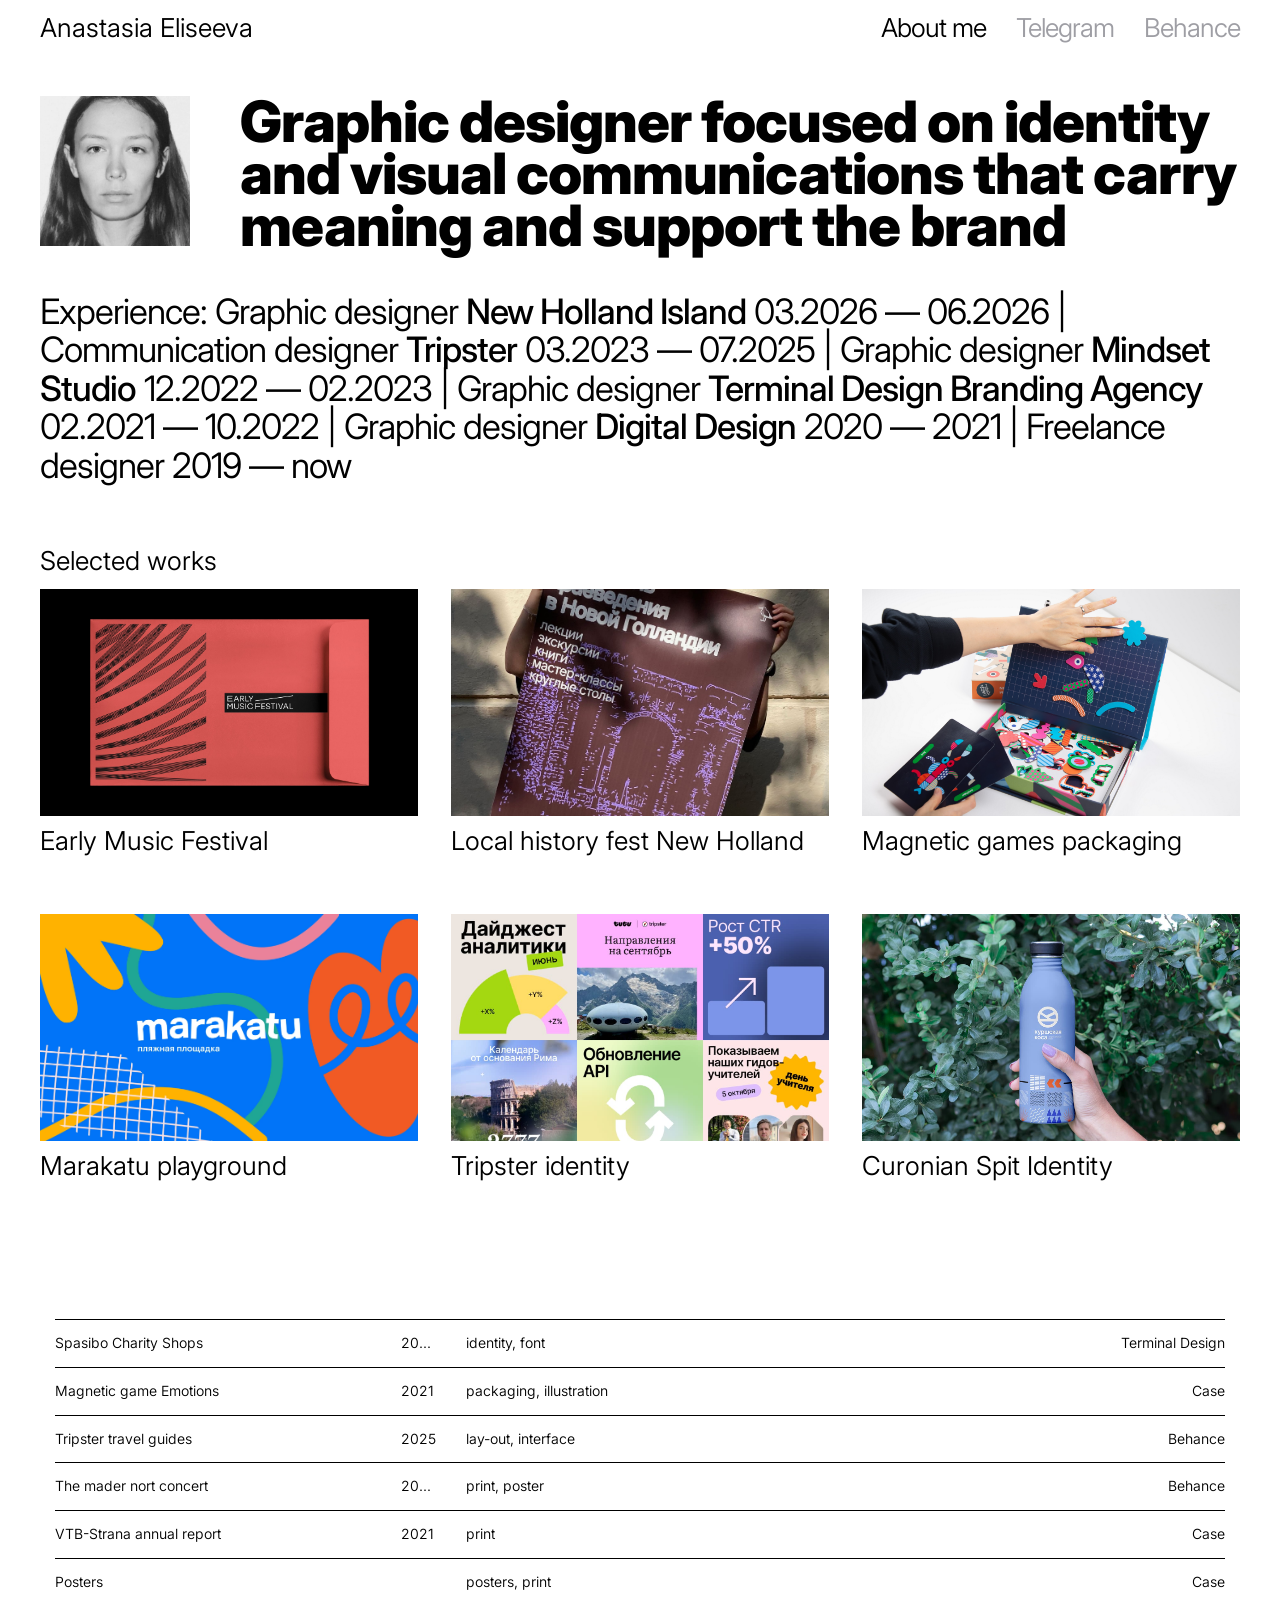
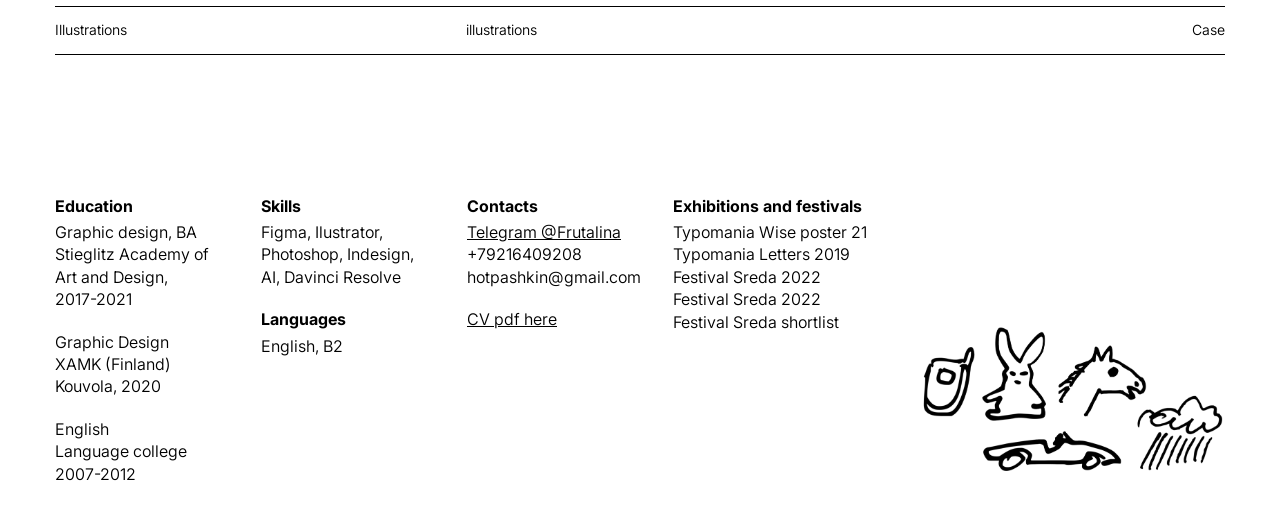
<file: index.html>
<!DOCTYPE html>
<html lang="en">

<head>
    <meta charset="UTF-8">
    <meta name="viewport" content="width=device-width, initial-scale=1.0">
    <title>Elseve design portfolio</title>
    <meta name="description" content="Visual identities, branding, logotypes and packaging design">
    <meta property="og:type" content="website">
    <meta property="og:title" content="Anastasia Eliseeva — graphic designer">
    <meta property="og:description" content="Visual identities, branding, logotypes and packaging design">
    <meta property="og:url" content="https://elseves.github.io/portfolio/">
    <meta property="og:image" content="https://elseves.github.io/portfolio/images/preview_for_website.jpg">
    <meta property="og:image:width" content="2400">
    <meta property="og:image:height" content="1260">
    <meta name="twitter:card" content="summary_large_image">
    <meta name="twitter:image" content="https://elseves.github.io/portfolio/images/preview_for_website.jpg">
    <link rel="stylesheet" href="style.css">
</head>

<body>
    <header class="header">
        <div class="container">
            <a href="index.html" class="logo">
                Anastasia Eliseeva
            </a>
            <nav class="header__nav">
                <a href="#about" class="header__link header__link__black">About me</a>
                <a href="https://t.me/Frutalina" target="_blank" class="header__link">Telegram</a>
                <a href="https://www.behance.net/apashkina" target="_blank" class="header__link header__link--desktop">Behance</a>
            </nav>
        </div>
    </header>

<main class="main">
    <section class="welcome">
    <div class="container">
        <div class="welcome__desc">
            <img src="images/my pic.webp" alt="photo" class="welcome__img">  
            <h1 class="welcome_title">
            Graphic designer focused on identity and visual com&shy;mu&shy;ni&shy;ca&shy;tions that carry meaning and support the brand
            </h1>
        </div>

    <p class="experience_text">
    Experience: Graphic designer <span>New Holland Island</span> 03.2026 — 06.2026 | Communication designer <span>Tripster</span> 03.2023 — 07.2025 | Graphic designer <span>Mindset Studio</span> 12.2022 — 02.2023 | Graphic designer <span>Terminal Design Branding Agency</span> 02.2021 — 10.2022 | Graphic designer <span>Digital Design</span> 2020 — 2021 | Freelance designer 2019 — now    
    </p> 

    <p class="selected_works">
    Selected works
    </p> 
    </div>
    </section>

<section class="workscards">
 <div class="container">   
    <div class="work__card">
      <a href="early-music/early_music.html">
        <img src="./images/early_case_01.jpg" alt="earlymusic" class="workcard__img">
        <h2 class="works__title">Early Music Festival</h2>
      </a>
    </div>
    <div class="work__card work__card--soon" role="button" tabindex="0" aria-label="Local history fest New Holland, coming soon">
        <img src="./images/local history.jpeg" alt="localhistory" class="workcard__img">
        <h2 class="works__title">Local history fest New Holland</h2>
        <img src="./images/soon_01.png" alt="" class="soon-sticker">
    </div>    
    <div class="work__card">
      <a href="magnetic-kits/magnetic.html">
        <img src="./images/magnetic game.jpg" alt="magneticgames" class="workcard__img">
        <h2 class="works__title">Magnetic games packaging</h2>
      </a>
    </div>
     <div class="work__card">
      <a href="Marakatu/marakatu.html">
        <img src="./images/marakatu_preview.webp" alt="marakatu" class="workcard__img">
        <h2 class="works__title">Marakatu playground</h2>
      </a>
    </div>
    <div class="work__card">
      <a href="Tripster/tripster.html">
        <img src="./images/tripster_preview.jpg" alt="tripsteridentity" class="workcard__img">
        <h2 class="works__title">Tripster identity</h2>
      </a>
    </div>
    <div class="work__card">
      <a href="curonian/Curonian_spit.html">
        <img src="./images/cur_spot_preview.jpg" alt="curonianspit" class="workcard__img">
        <h2 class="works__title">Curonian Spit Identity</h2> 
      </a>
    </div>
 </div>
</section>

 <!-- <section class="project__list">
    <div class="project__list__block">
     <img src="./images/Line_01.svg" alt="line"/>
     <div class="container8">
    <div class="h3">Spasibo Charity Shops</div>
    <div class="h3">2020</div>
    <div class="h3">identity, font</div>
    <div class="h3">Terminal Design Agency</div>
    </div>
    <img src="./images/Line_01.svg" alt="line"/>
    </div> 
</section>

 <section class="project__list">
    <div class="project__list__block">
        <img src="./images/Line_01.svg" alt="line">
        <div class="container8">
            <div class="h3">Spasibo Charity Shops</div>
            <div class="h3">2020</div>
            <div class="h3">identity, font</div>
            <div class="h3">Terminal Design Agency</div>
        </div>
   
    </div> 
</section>-->

<div class="project-list-wrap">
<div class="project-list">

  <a href="https://terminaldesign.ru/portfolio/spasibo/" target="_blank" class="project-row">
    <span class="project-name">Spasibo Charity Shops</span>
    <span class="project-year">2020</span>
    <span class="project-tags">identity, font</span>
    <span class="project-source">Terminal Design</span>
  </a>
 
  <a href="https://www.behance.net/gallery/165142271/Emotions-Magnetic-Game" target="_blank" class="project-row">
    <span class="project-name">Magnetic game Emotions</span>
    <span class="project-year">2021</span>
    <span class="project-tags">packaging, illustration</span>
    <span class="project-source">Case</span>
  </a>
 
  <a href="https://www.behance.net/gallery/236783897/Travel-guides-for-tour-excursion-service-Tripster" target="_blank" class="project-row">
    <span class="project-name">Tripster travel guides</span>
    <span class="project-year">2025</span>
    <span class="project-tags">lay-out, interface</span>
    <span class="project-source">Behance</span>
  </a>
 
  <a href="https://www.behance.net/gallery/252130379/Poster-program-for-mader-nort-concert" target="_blank" class="project-row">
    <span class="project-name">The mader nort concert</span>
    <span class="project-year">2026</span>
    <span class="project-tags">print, poster</span>
    <span class="project-source">Behance</span>
  </a>
 
  <a href="VTB/vtb.html" class="project-row">
    <span class="project-name">VTB-Strana annual report</span>
    <span class="project-year">2021</span>
    <span class="project-tags">print</span>
    <span class="project-source">Case</span>
  </a>
 
  <a href="Posters/posters.html" class="project-row">
    <span class="project-name">Posters</span>
    <span class="project-year"></span>
    <span class="project-tags">posters, print</span>
    <span class="project-source">Case</span>
  </a>
 
  <a href="https://www.behance.net/gallery/217561731/Illustrations-from-personal-and-work-projects?tracking_source=project_owner_other_projects" target="_blank" class="project-row">
    <span class="project-name">Illustrations</span>
    <span class="project-year"></span>
    <span class="project-tags">illustrations</span>
    <span class="project-source">Case</span>
  </a>
</div>
</div>
</main>



<!--<div class="container__footer">
   <div class="list">

     <div class="text__block_card">
    <h5 class="text__block__title">Education</h5>
    <p class="text__descr">Graphic design, BA Stieglitz Academy of Art and Design, 2017-2021 Graphic Design
XAMK (Finland)Kouvola, 2020 English Language college 2007-2012 </p>
     </div>

          <div class="text__block_card">
    <h5 class="text__block__title">Skills</h5>
    <p class="text__descr">Figma, llustrator, Photoshop, Indesign, AI, Davinci Resolve English, B2</p>
     </div>

          <div class="text__block_card">
    <h5 class="text__block__title">Contacts</h5>
    <p class="text__descr">Telegram @Frutalina +79216409208 hotpashkin@gmail.com CV pdf here</p>
     </div>

          <div class="text__block_card">
    <h5 class="text__block__title">Exhibitions and festivals</h5>
    <p class="text__descr">Typomania Wise poster 21 Typomania Letters 2019
Silver Festival Sreda 2022 Bronze Festival Sreda 2023
Dieline Participant 2021</p>
     </div>

          <div class="text__block_card">
   <img src="images/bottom illus.webp" alt="изображение" class="card__img">
     </div>


   </div>
</div>-->

<footer class="site-footer" id="about">
 
  <div class="footer-col footer-col--education">
    <h4>Education</h4>
    <p>Graphic design, BA<br>Stieglitz Academy of Art and Design,<br>2017-2021</p>
    <p>Graphic Design<br>XAMK (Finland)<br>Kouvola, 2020</p>
    <p>English<br>Language college<br>2007-2012</p>
  </div>
 
  <div class="footer-col footer-col--skills">
    <h4>Skills</h4>
    <p>Figma, Ilustrator,<br>Photoshop, Indesign,<br>AI, Davinci Resolve</p>
    <h4>Languages</h4>
    <p>English, B2</p>
  </div>
 
  <div class="footer-col footer-col--contacts">
    <h4>Contacts</h4>
    <p>
      <a href="https://t.me/Frutalina" class="link-underline" target="_blank" >Telegram @Frutalina</a><br>
      +79216409208<br>
      hotpashkin@gmail.com
    </p>
    <p><a href="https://drive.google.com/file/d/1HV_NtiTkW26C3gdKti2YJZ_0nTo3-UXS/view?usp=sharing" class="link-underline" target="_blank">CV pdf here</a></p>
  </div>
 
  <div class="footer-col--tail">
   <div class="footer-col footer-col--exhibitions">
    <h4>Exhibitions and festivals</h4>
    <p>
        <a href="https://ru.typomania.net/2020/wisdom/" target="_blank" >Typomania Wise poster 21</a><br>
        <a href="https://www.instagram.com/p/CPa2IuwBLa4/?img_index=1" target="_blank" >Typomania Letters 2019</a><br>
        <a href="https://2022.festivalsreda.ru/works/4114/index.html" target="_blank" >Festival Sreda 2022</a><br>
        <a href="https://2022.festivalsreda.ru/works/pro_bono/4115/index.html" target="_blank" >Festival Sreda 2022</a><br>
        <a href="https://2022.festivalsreda.ru/works/selfpromo/4335/index.html" target="_blank" >Festival Sreda shortlist</a>
    </p>
  </div>
  </div>
    <div class="footer-col footer-col--image">
    <img src="images/new_doodles.png" alt="">
   </div>

</footer>

<script>
  (function () {
    var card = document.querySelector('.work__card--soon');
    var mobile = window.matchMedia('(max-width: 900px)');
    if (!card) return;

    function isMobile() {
      return mobile.matches;
    }

    card.addEventListener('click', function (e) {
      if (!isMobile()) return;
      e.stopPropagation();
      card.classList.toggle('is-soon');
    });

    document.addEventListener('click', function (e) {
      if (!isMobile()) return;
      if (!card.contains(e.target)) {
        card.classList.remove('is-soon');
      }
    });

    card.addEventListener('keydown', function (e) {
      if (!isMobile()) return;
      if (e.key === 'Enter' || e.key === ' ') {
        e.preventDefault();
        card.classList.toggle('is-soon');
      }
    });

    mobile.addEventListener('change', function () {
      if (!isMobile()) card.classList.remove('is-soon');
    });
  })();
</script>

</body>

</html>
</file>
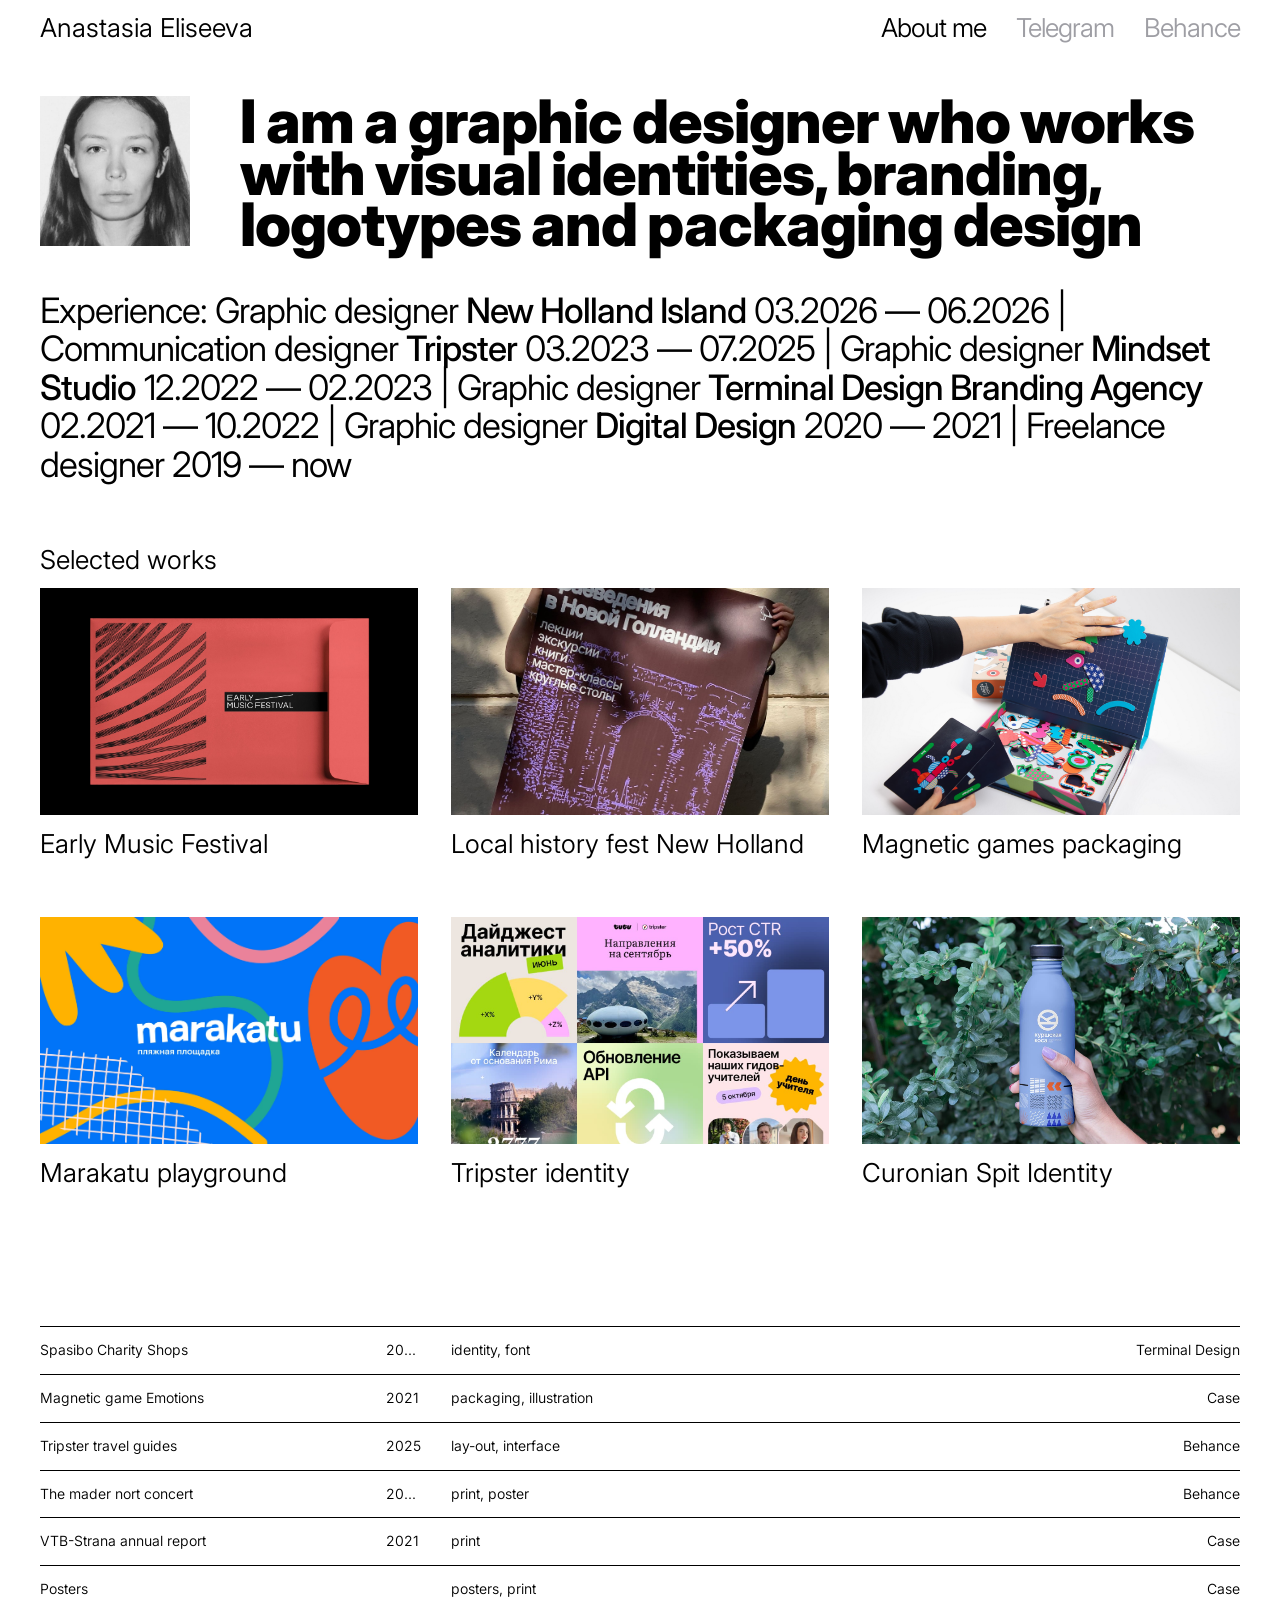
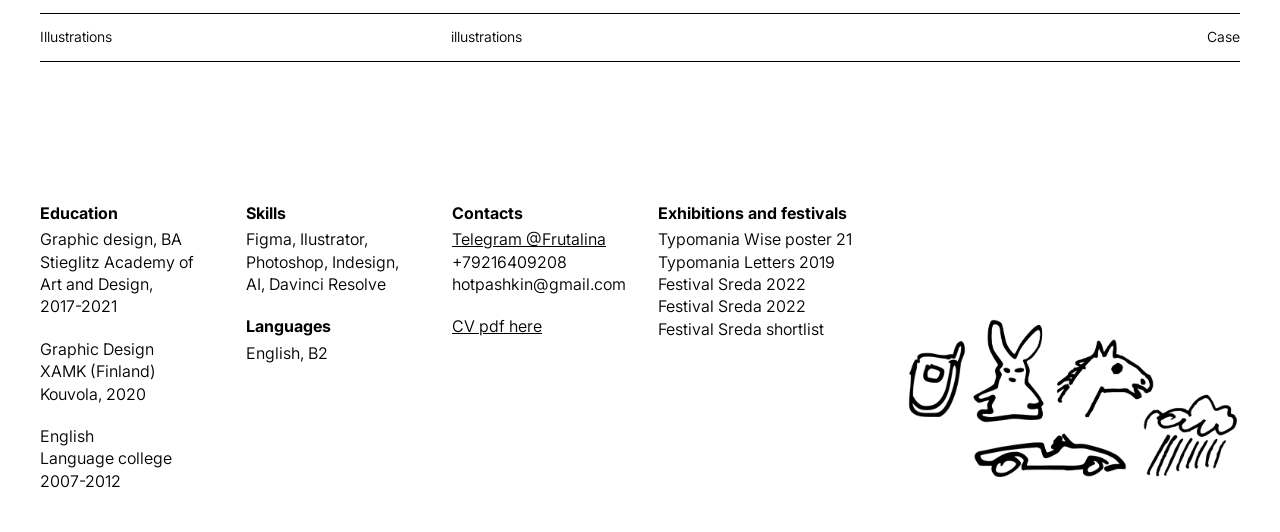
<file: Main page/index.html>
<!DOCTYPE html>
<html lang="en">

<head>
    <meta charset="UTF-8">
    <meta name="viewport" content="width=device-width, initial-scale=1.0">
    <title>Elseve design portfolio</title>
    <link rel="stylesheet" href="style.css">
</head>

<body>
    <header class="header">
        <div class="container">
            <a href="index.html" class="logo">
                Anastasia Eliseeva
            </a>
            <nav class="header__nav">
                <a href="#about" class="header__link header__link__black">About me</a>
                <a href="https://t.me/Frutalina" target="_blank" class="header__link">Telegram</a>
                <a href="https://www.behance.net/apashkina" target="_blank" class="header__link">Behance</a>
            </nav>
        </div>
    </header>

<main class="main">
    <section class="welcome">
    <div class="container">
        <div class="welcome__desc">
            <img src="images/my pic.webp" alt="photo" class="welcome__img">  
            <h1 class="welcome_title">
            I am a graphic designer who works with visual identities, branding, logotypes and packaging design
            </h1>
        </div>

    <p class="experience_text">
    Experience: Graphic designer <span>New Holland Island</span> 03.2026 — 06.2026 | Communication designer <span>Tripster</span> 03.2023 — 07.2025 | Graphic designer <span>Mindset Studio</span> 12.2022 — 02.2023 | Graphic designer <span>Terminal Design Branding Agency</span> 02.2021 — 10.2022 | Graphic designer <span>Digital Design</span> 2020 — 2021 | Freelance designer 2019 — now    
    </p> 

    <p class="selected_works">
    Selected works
    </p> 
    </div>
    </section>

<section class="workscards">
 <div class="container">   
    <div class="work__card">
      <a href="../Early music/early_music.html">
        <img src="./images/early_case_01.jpg" alt="earlymusic" class="workcard__img">
        <h2 class="works__title">Early Music Festival</h2>
      </a>
    </div>
    <div class="work__card work__card--soon" role="button" tabindex="0" aria-label="Local history fest New Holland, coming soon">
        <img src="./images/local history.jpeg" alt="localhistory" class="workcard__img">
        <h2 class="works__title">Local history fest New Holland</h2>
        <img src="./images/soon_01.png" alt="" class="soon-sticker">
    </div>    
    <div class="work__card">
      <a href="../Magnetic kits/magnetic.html">
        <img src="./images/magnetic game.jpg" alt="magneticgames" class="workcard__img">
        <h2 class="works__title">Magnetic games packaging</h2>
      </a>
    </div>
     <div class="work__card">
      <a href="../Marakatu/marakatu.html">
        <img src="./images/marakatu_preview.webp" alt="marakatu" class="workcard__img">
        <h2 class="works__title">Marakatu playground</h2>
      </a>
    </div>
    <div class="work__card">
      <a href="../Tripster/tripster.html">
        <img src="./images/tripster_preview.jpg" alt="tripsteridentity" class="workcard__img">
        <h2 class="works__title">Tripster identity</h2>
      </a>
    </div>
    <div class="work__card">
      <a href="../curonian/Curonian_spit.html">
        <img src="./images/cur_spot_preview.jpg" alt="curonianspit" class="workcard__img">
        <h2 class="works__title">Curonian Spit Identity</h2> 
      </a>
    </div>
 </div>
</section>

 <!-- <section class="project__list">
    <div class="project__list__block">
     <img src="./images/Line_01.svg" alt="line"/>
     <div class="container8">
    <div class="h3">Spasibo Charity Shops</div>
    <div class="h3">2020</div>
    <div class="h3">identity, font</div>
    <div class="h3">Terminal Design Agency</div>
    </div>
    <img src="./images/Line_01.svg" alt="line"/>
    </div> 
</section>

 <section class="project__list">
    <div class="project__list__block">
        <img src="./images/Line_01.svg" alt="line">
        <div class="container8">
            <div class="h3">Spasibo Charity Shops</div>
            <div class="h3">2020</div>
            <div class="h3">identity, font</div>
            <div class="h3">Terminal Design Agency</div>
        </div>
   
    </div> 
</section>-->

<div class="project-list-wrap">
<div class="project-list">

  <a href="https://terminaldesign.ru/portfolio/spasibo/" target="_blank" class="project-row">
    <span class="project-name">Spasibo Charity Shops</span>
    <span class="project-year">2020</span>
    <span class="project-tags">identity, font</span>
    <span class="project-source">Terminal Design</span>
  </a>
 
  <a href="https://www.behance.net/gallery/165142271/Emotions-Magnetic-Game" target="_blank" class="project-row">
    <span class="project-name">Magnetic game Emotions</span>
    <span class="project-year">2021</span>
    <span class="project-tags">packaging, illustration</span>
    <span class="project-source">Case</span>
  </a>
 
  <a href="https://www.behance.net/gallery/236783897/Travel-guides-for-tour-excursion-service-Tripster" target="_blank" class="project-row">
    <span class="project-name">Tripster travel guides</span>
    <span class="project-year">2025</span>
    <span class="project-tags">lay-out, interface</span>
    <span class="project-source">Behance</span>
  </a>
 
  <a href="https://www.behance.net/gallery/252130379/Poster-program-for-mader-nort-concert" target="_blank" class="project-row">
    <span class="project-name">The mader nort concert</span>
    <span class="project-year">2026</span>
    <span class="project-tags">print, poster</span>
    <span class="project-source">Behance</span>
  </a>
 
  <a href="../VTB/vtb.html" class="project-row">
    <span class="project-name">VTB-Strana annual report</span>
    <span class="project-year">2021</span>
    <span class="project-tags">print</span>
    <span class="project-source">Case</span>
  </a>
 
  <a href="../Posters/posters.html" class="project-row">
    <span class="project-name">Posters</span>
    <span class="project-year"></span>
    <span class="project-tags">posters, print</span>
    <span class="project-source">Case</span>
  </a>
 
  <a href="https://www.behance.net/gallery/217561731/Illustrations-from-personal-and-work-projects?tracking_source=project_owner_other_projects" target="_blank" class="project-row">
    <span class="project-name">Illustrations</span>
    <span class="project-year"></span>
    <span class="project-tags">illustrations</span>
    <span class="project-source">Case</span>
  </a>
</div>
</div>
</main>



<!--<div class="container__footer">
   <div class="list">

     <div class="text__block_card">
    <h5 class="text__block__title">Education</h5>
    <p class="text__descr">Graphic design, BA Stieglitz Academy of Art and Design, 2017-2021 Graphic Design
XAMK (Finland)Kouvola, 2020 English Language college 2007-2012 </p>
     </div>

          <div class="text__block_card">
    <h5 class="text__block__title">Skills</h5>
    <p class="text__descr">Figma, llustrator, Photoshop, Indesign, AI, Davinci Resolve English, B2</p>
     </div>

          <div class="text__block_card">
    <h5 class="text__block__title">Contacts</h5>
    <p class="text__descr">Telegram @Frutalina +79216409208 hotpashkin@gmail.com CV pdf here</p>
     </div>

          <div class="text__block_card">
    <h5 class="text__block__title">Exhibitions and festivals</h5>
    <p class="text__descr">Typomania Wise poster 21 Typomania Letters 2019
Silver Festival Sreda 2022 Bronze Festival Sreda 2023
Dieline Participant 2021</p>
     </div>

          <div class="text__block_card">
   <img src="images/bottom illus.webp" alt="изображение" class="card__img">
     </div>


   </div>
</div>-->

<footer class="site-footer" id="about">
 
  <div class="footer-col footer-col--education">
    <h4>Education</h4>
    <p>Graphic design, BA<br>Stieglitz Academy of Art and Design,<br>2017-2021</p>
    <p>Graphic Design<br>XAMK (Finland)<br>Kouvola, 2020</p>
    <p>English<br>Language college<br>2007-2012</p>
  </div>
 
  <div class="footer-col footer-col--skills">
    <h4>Skills</h4>
    <p>Figma, Ilustrator,<br>Photoshop, Indesign,<br>AI, Davinci Resolve</p>
    <h4>Languages</h4>
    <p>English, B2</p>
  </div>
 
  <div class="footer-col footer-col--contacts">
    <h4>Contacts</h4>
    <p>
      <a href="https://t.me/Frutalina" class="link-underline" target="_blank" >Telegram @Frutalina</a><br>
      +79216409208<br>
      hotpashkin@gmail.com
    </p>
    <p><a href="https://drive.google.com/file/d/1HV_NtiTkW26C3gdKti2YJZ_0nTo3-UXS/view?usp=sharing" class="link-underline" target="_blank">CV pdf here</a></p>
  </div>
 
  <div class="footer-col--tail">
   <div class="footer-col footer-col--exhibitions">
    <h4>Exhibitions and festivals</h4>
    <p>
        <a href="https://ru.typomania.net/2020/wisdom/" target="_blank" >Typomania Wise poster 21</a><br>
        <a href="https://www.instagram.com/p/CPa2IuwBLa4/?img_index=1" target="_blank" >Typomania Letters 2019</a><br>
        <a href="https://2022.festivalsreda.ru/works/4114/index.html" target="_blank" >Festival Sreda 2022</a><br>
        <a href="https://2022.festivalsreda.ru/works/pro_bono/4115/index.html" target="_blank" >Festival Sreda 2022</a><br>
        <a href="https://2022.festivalsreda.ru/works/selfpromo/4335/index.html" target="_blank" >Festival Sreda shortlist</a>
    </p>
  </div>
  </div>
    <div class="footer-col footer-col--image">
    <img src="images/new_doodles.png" alt="">
   </div>

</footer>

<script>
  (function () {
    var card = document.querySelector('.work__card--soon');
    if (!card) return;

    card.addEventListener('click', function (e) {
      e.stopPropagation();
      card.classList.toggle('is-soon');
    });

    document.addEventListener('click', function (e) {
      if (!card.contains(e.target)) {
        card.classList.remove('is-soon');
      }
    });

    card.addEventListener('keydown', function (e) {
      if (e.key === 'Enter' || e.key === ' ') {
        e.preventDefault();
        card.classList.toggle('is-soon');
      }
    });
  })();
</script>

</body>

</html>
</file>
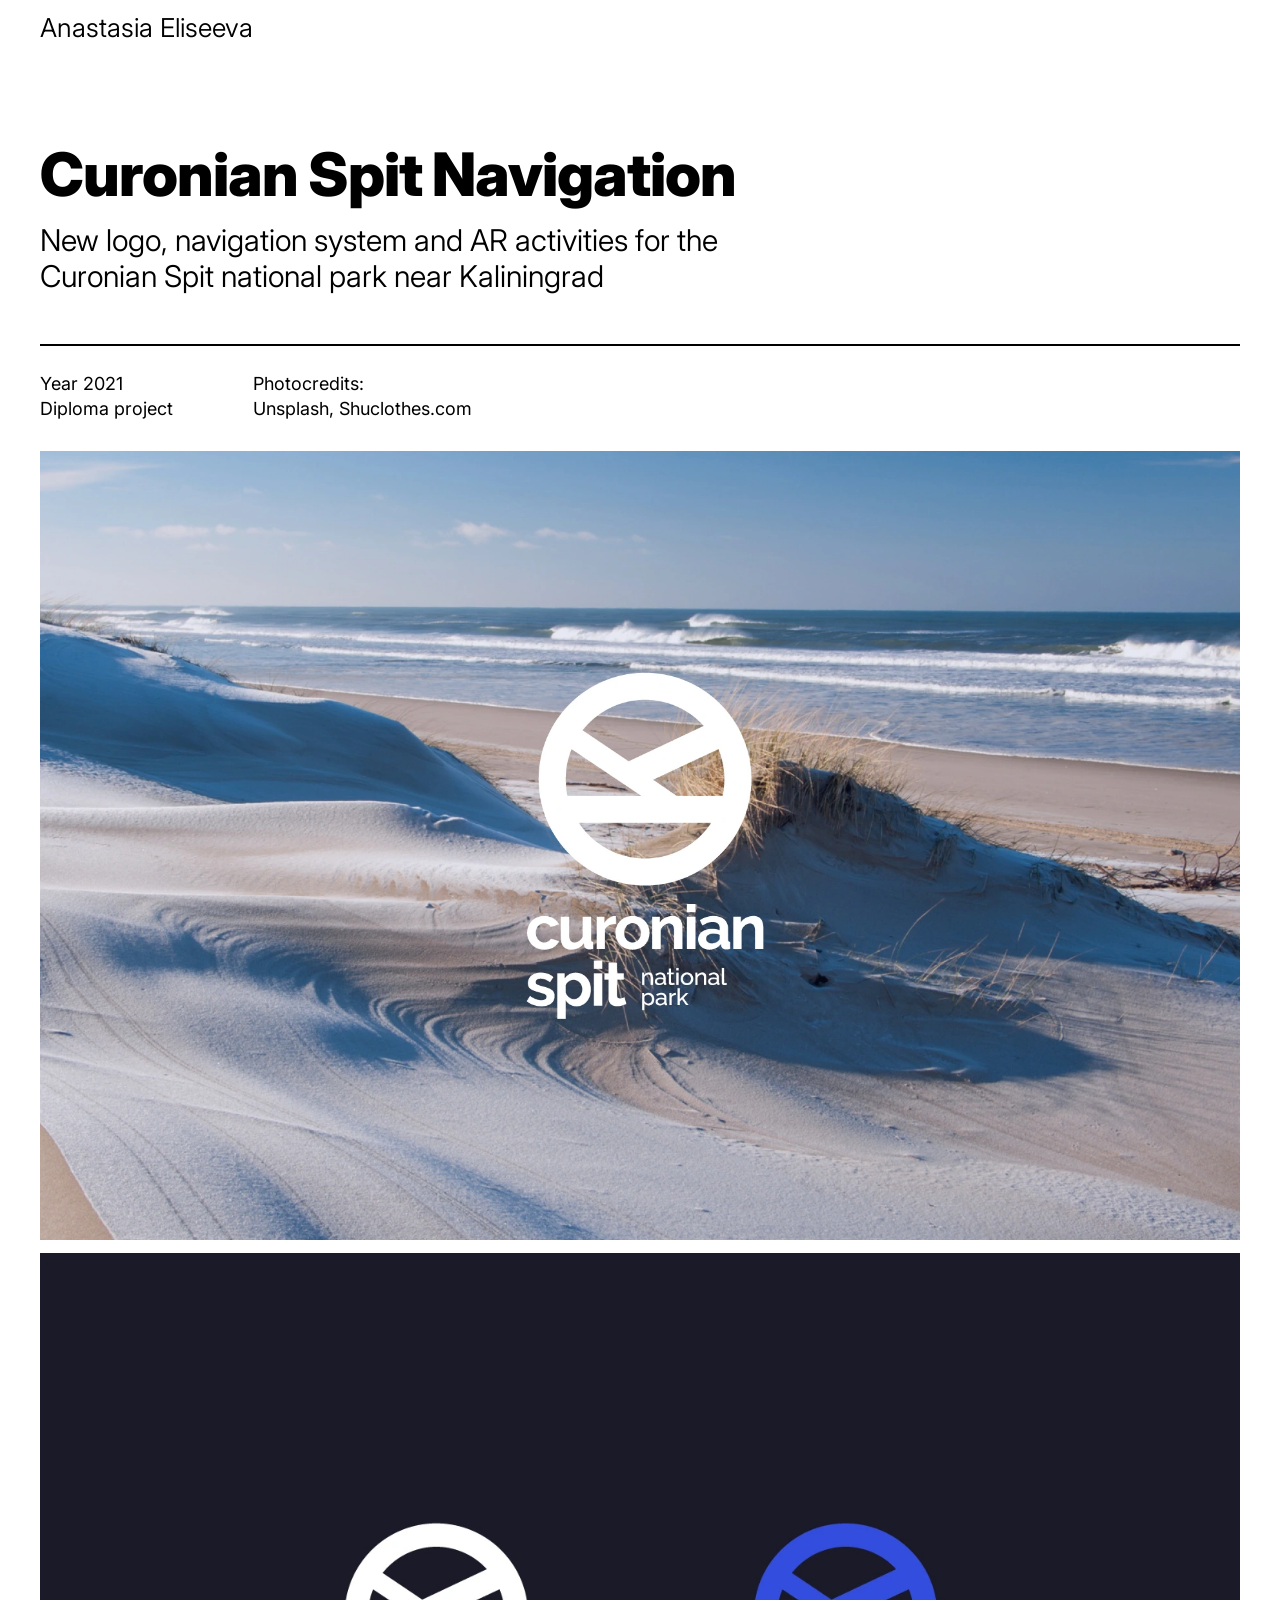
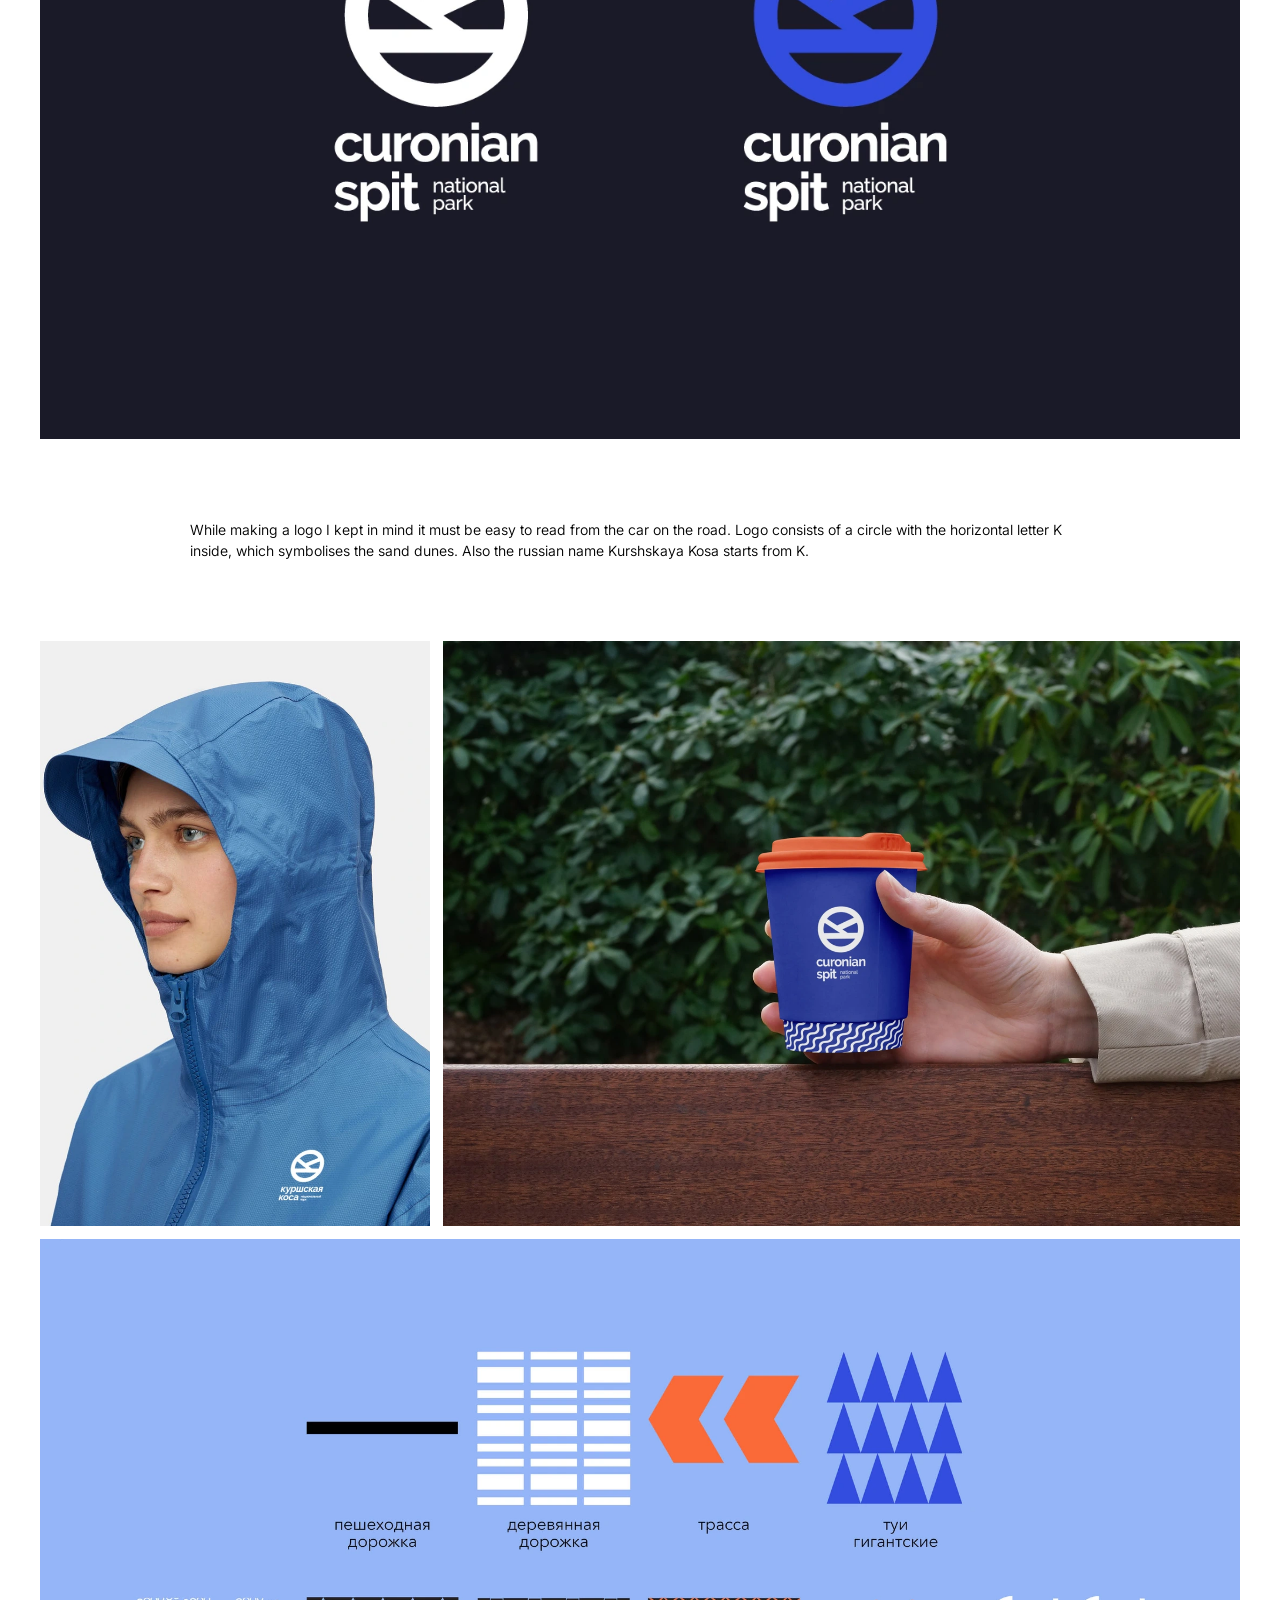
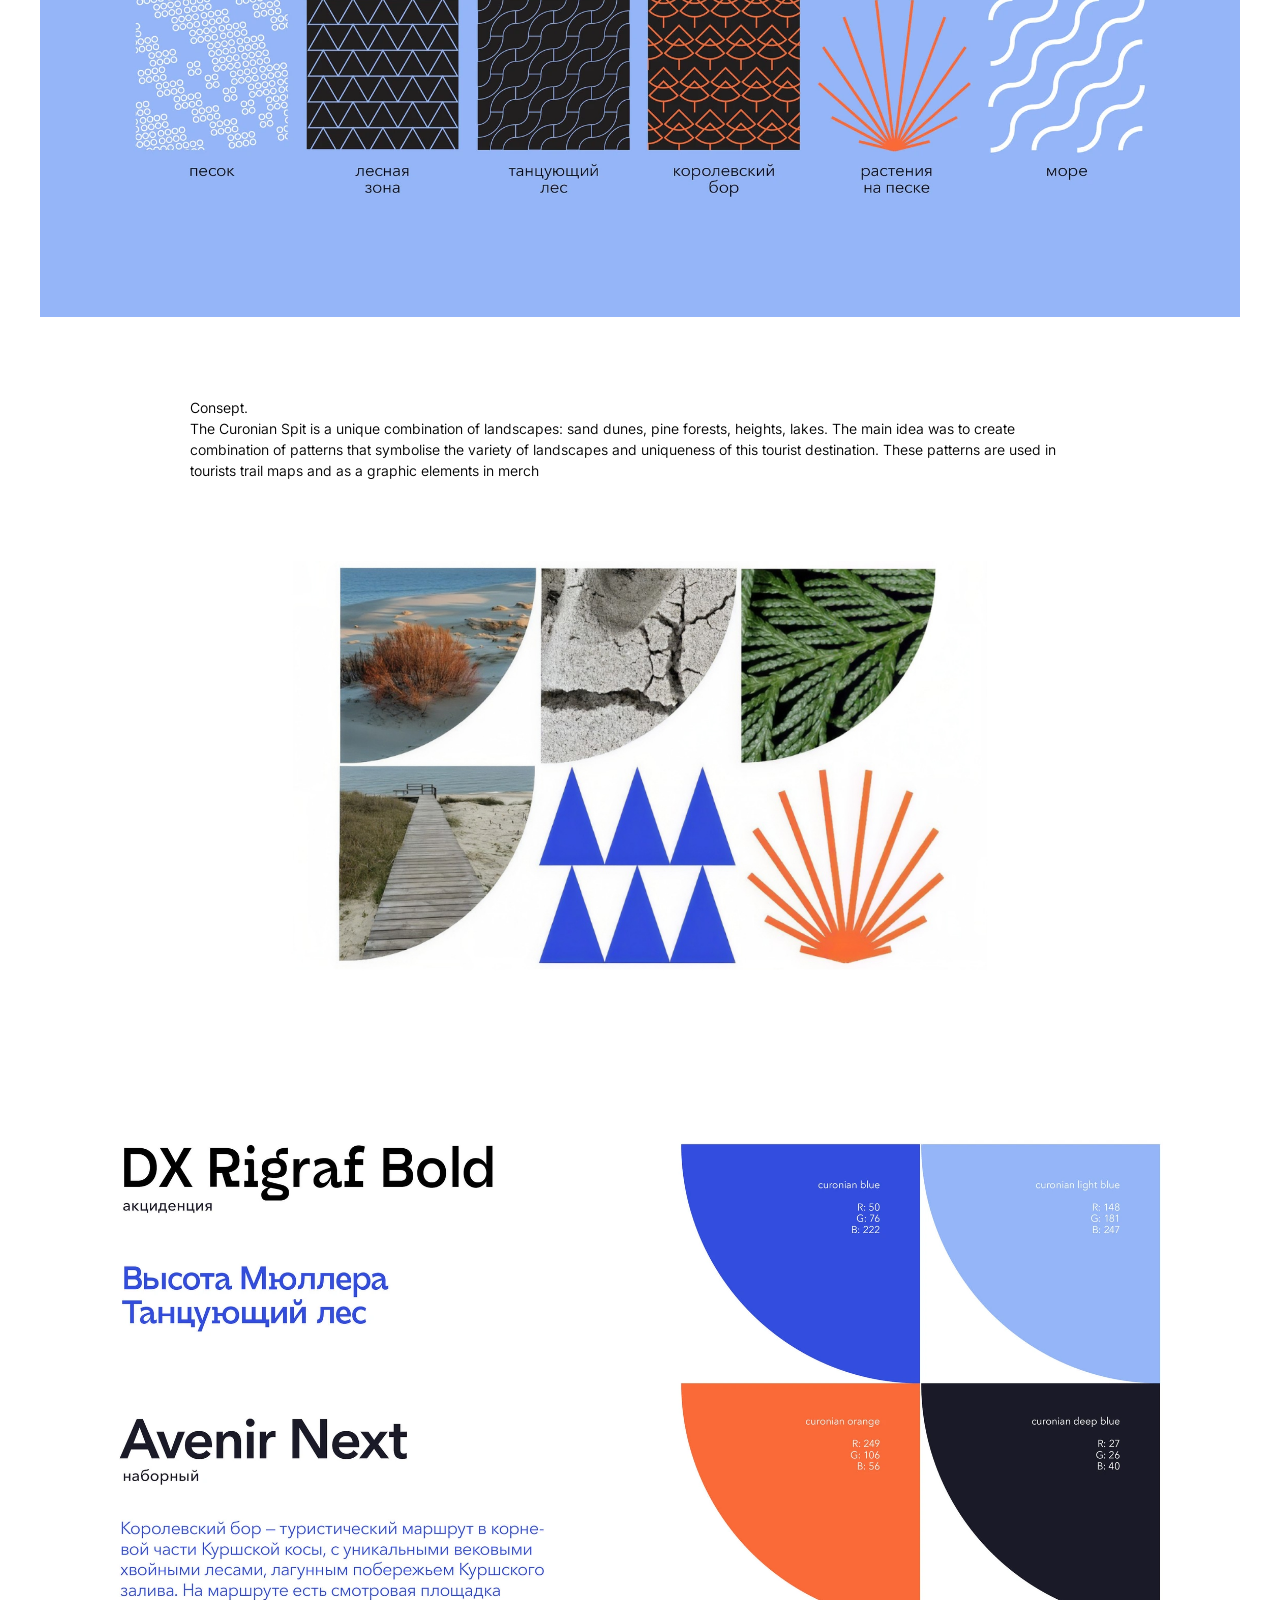
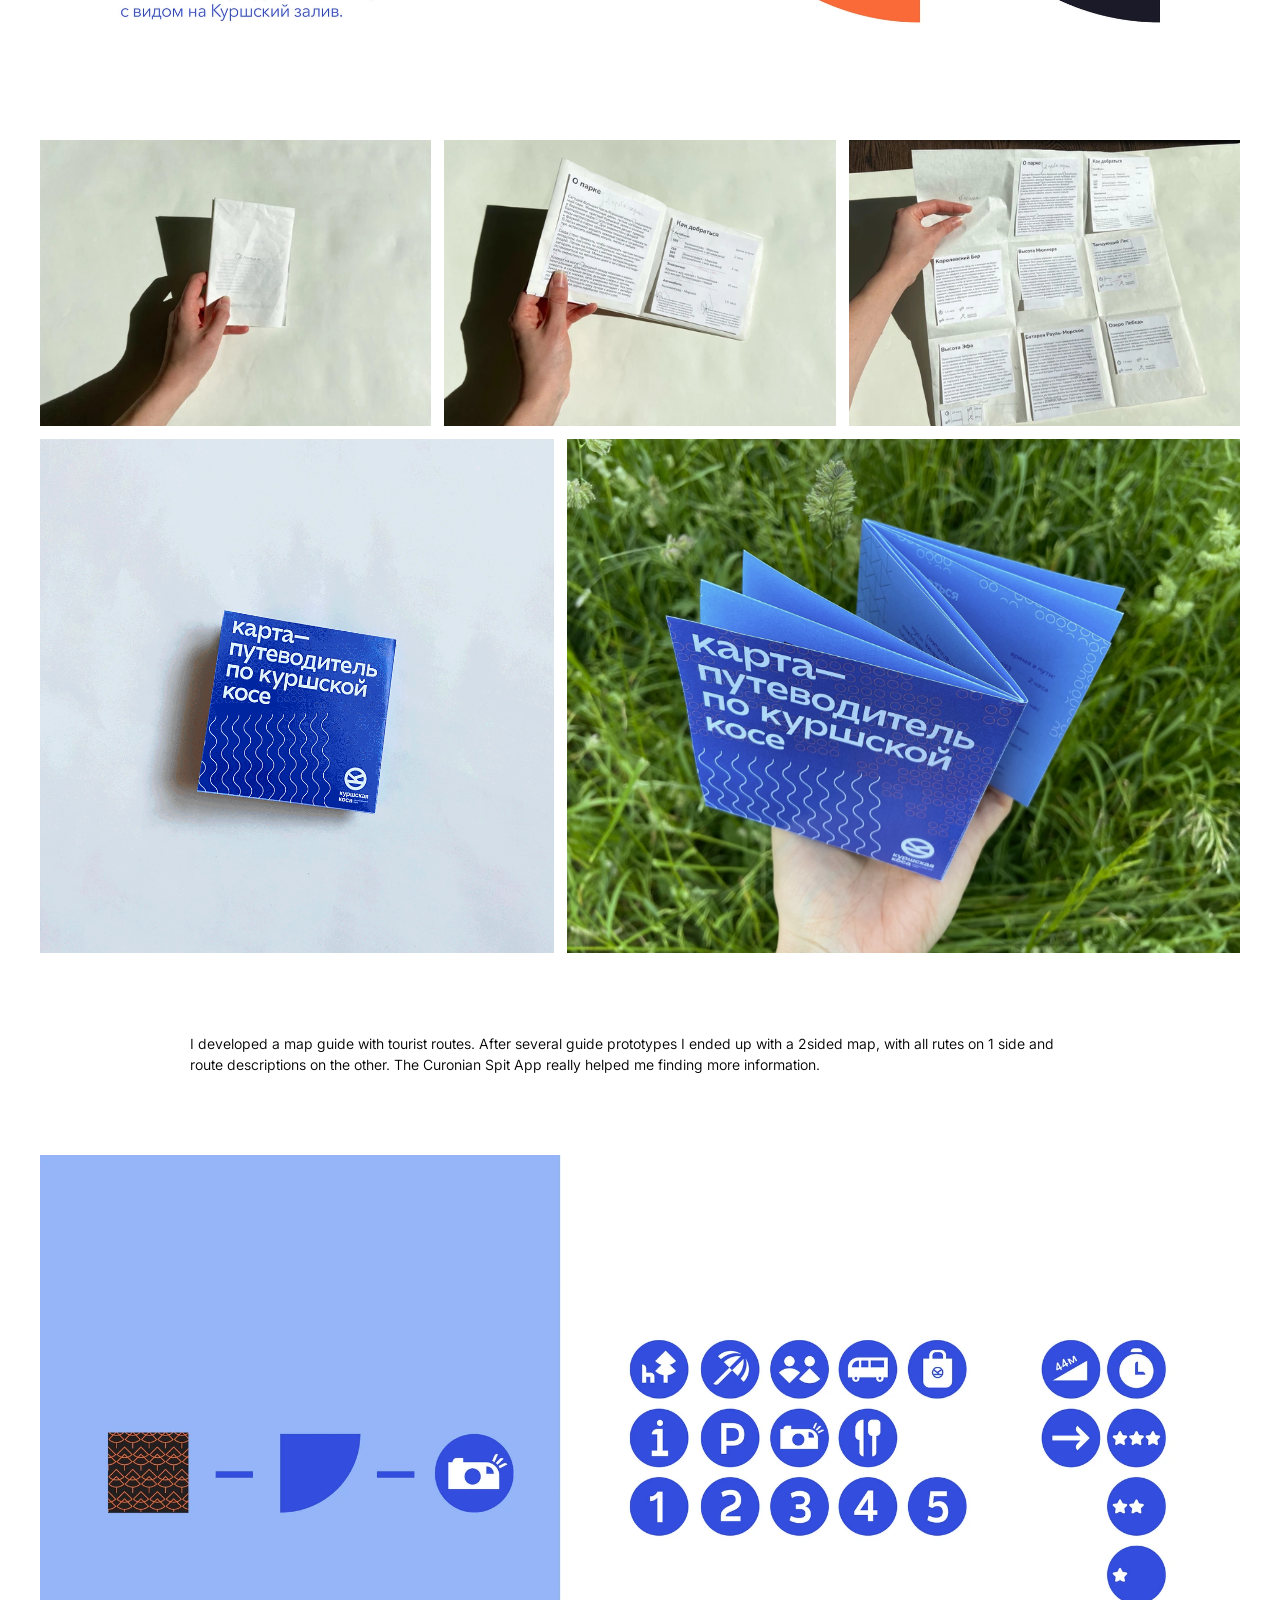
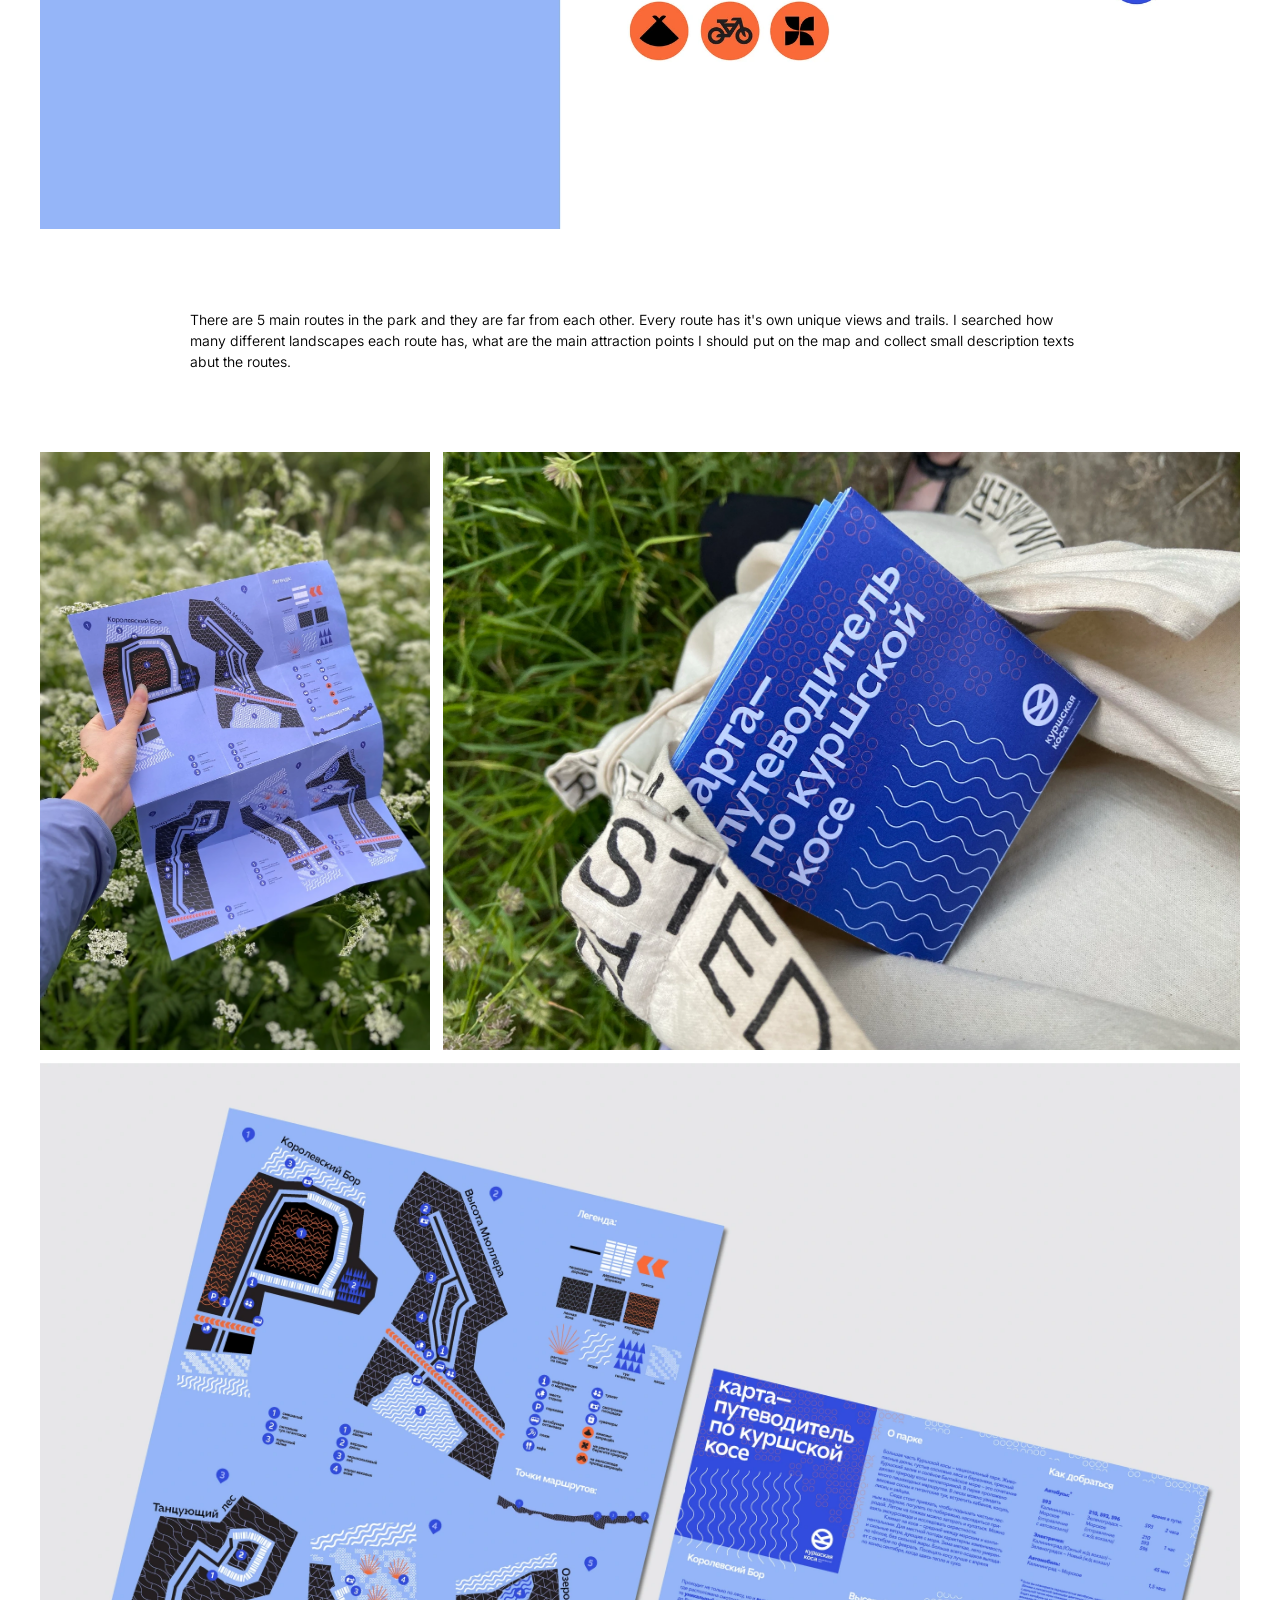
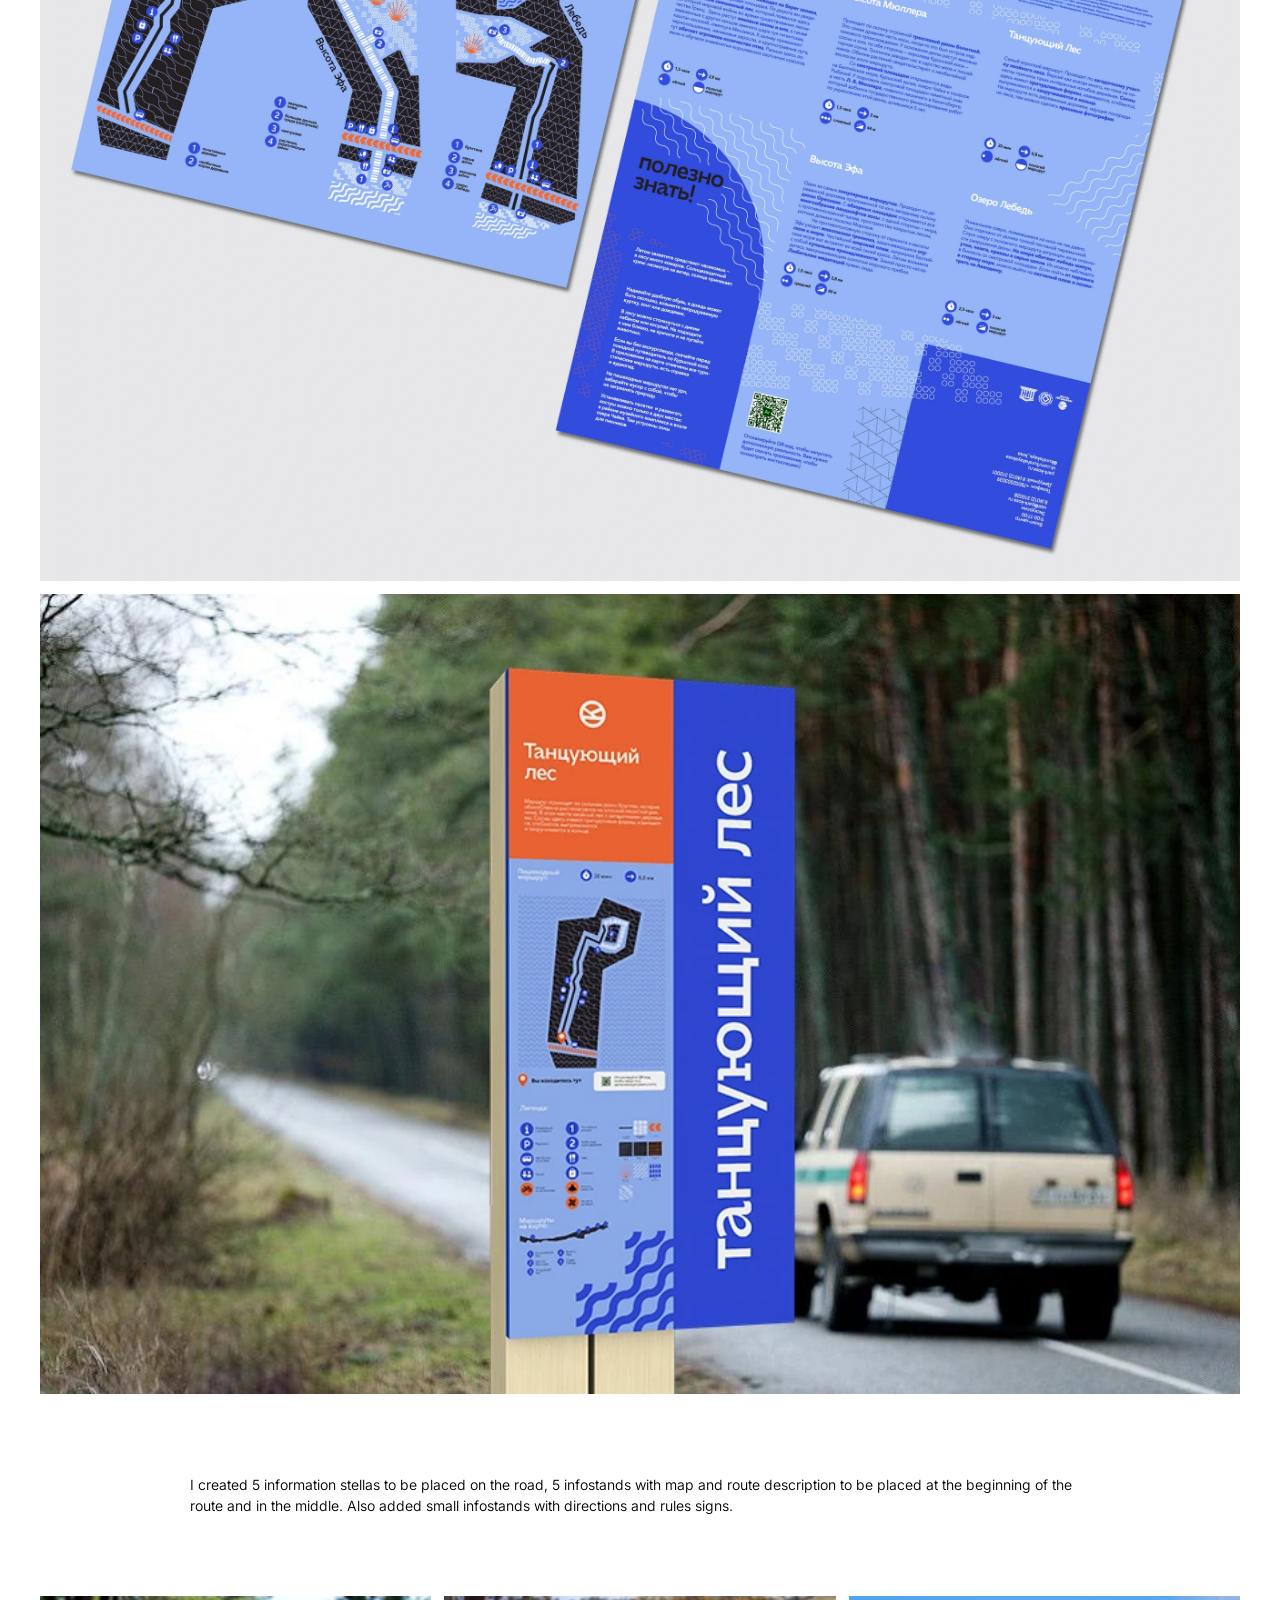
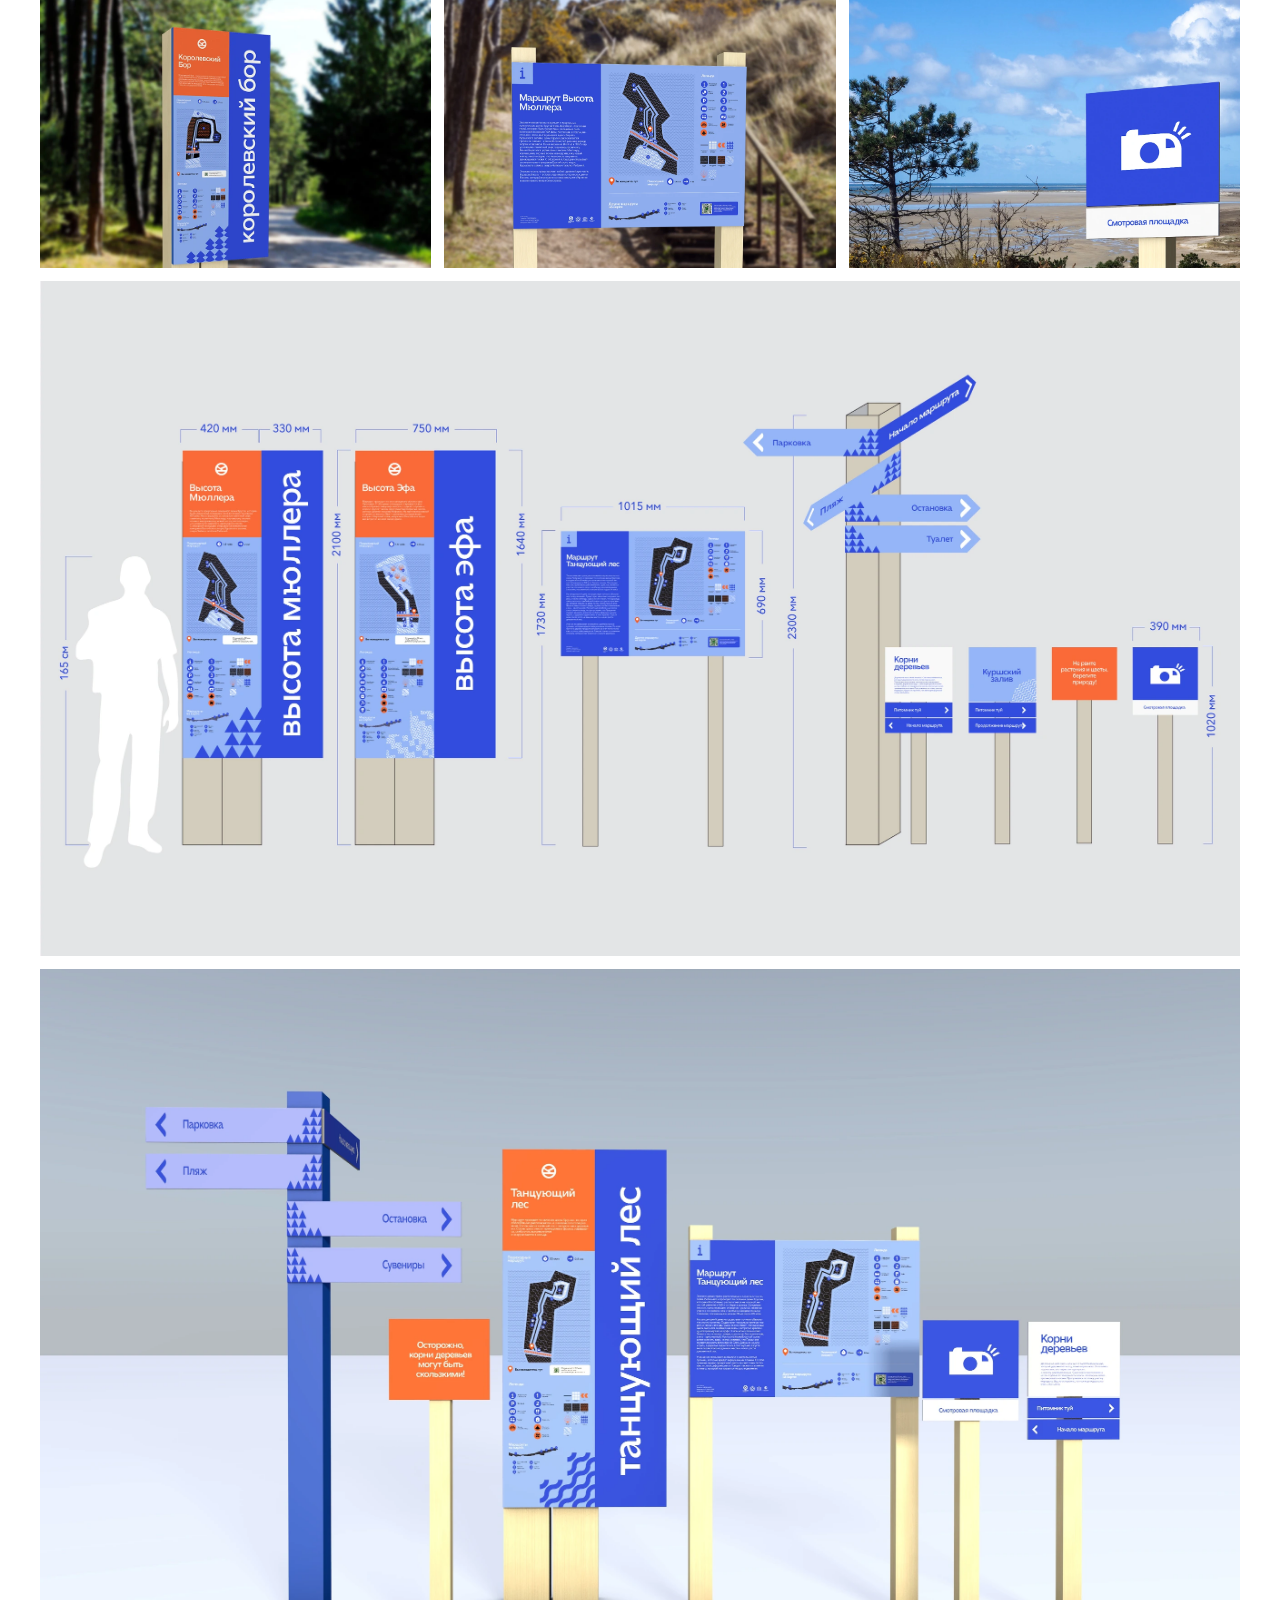
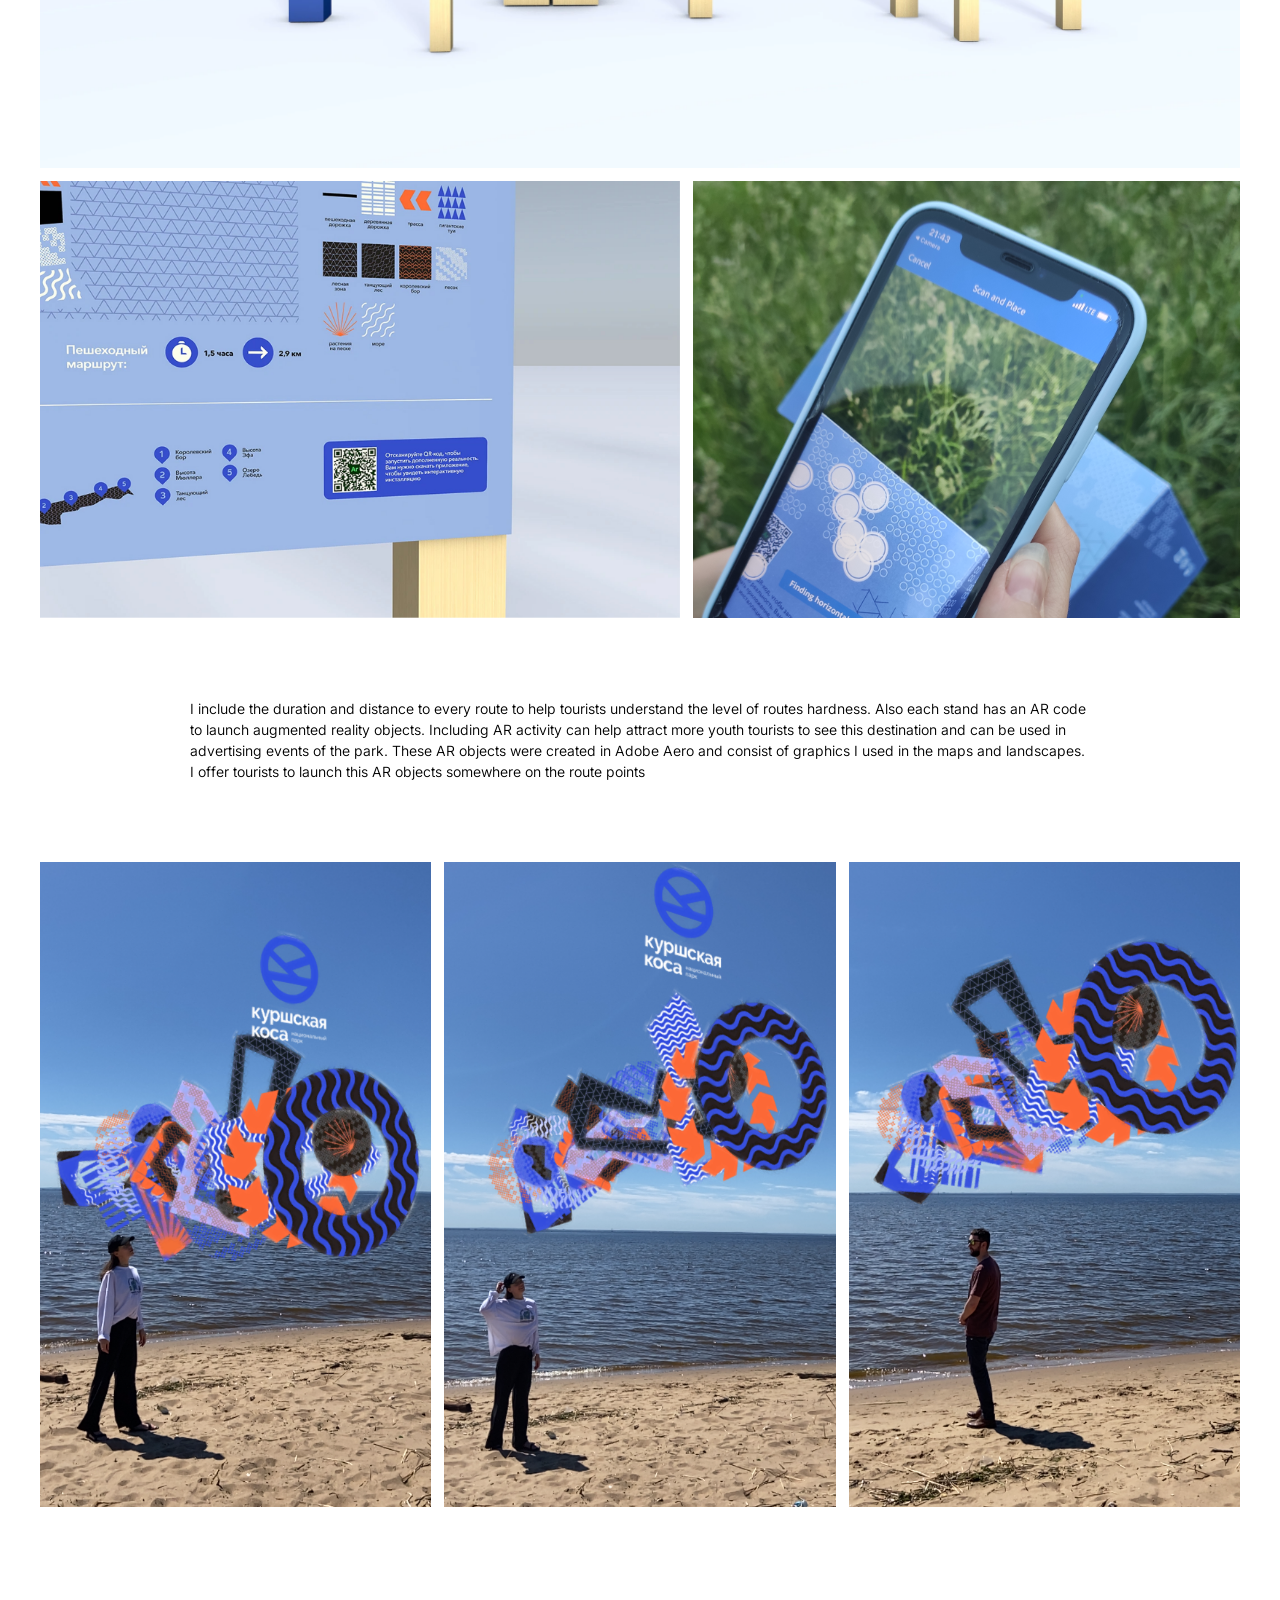
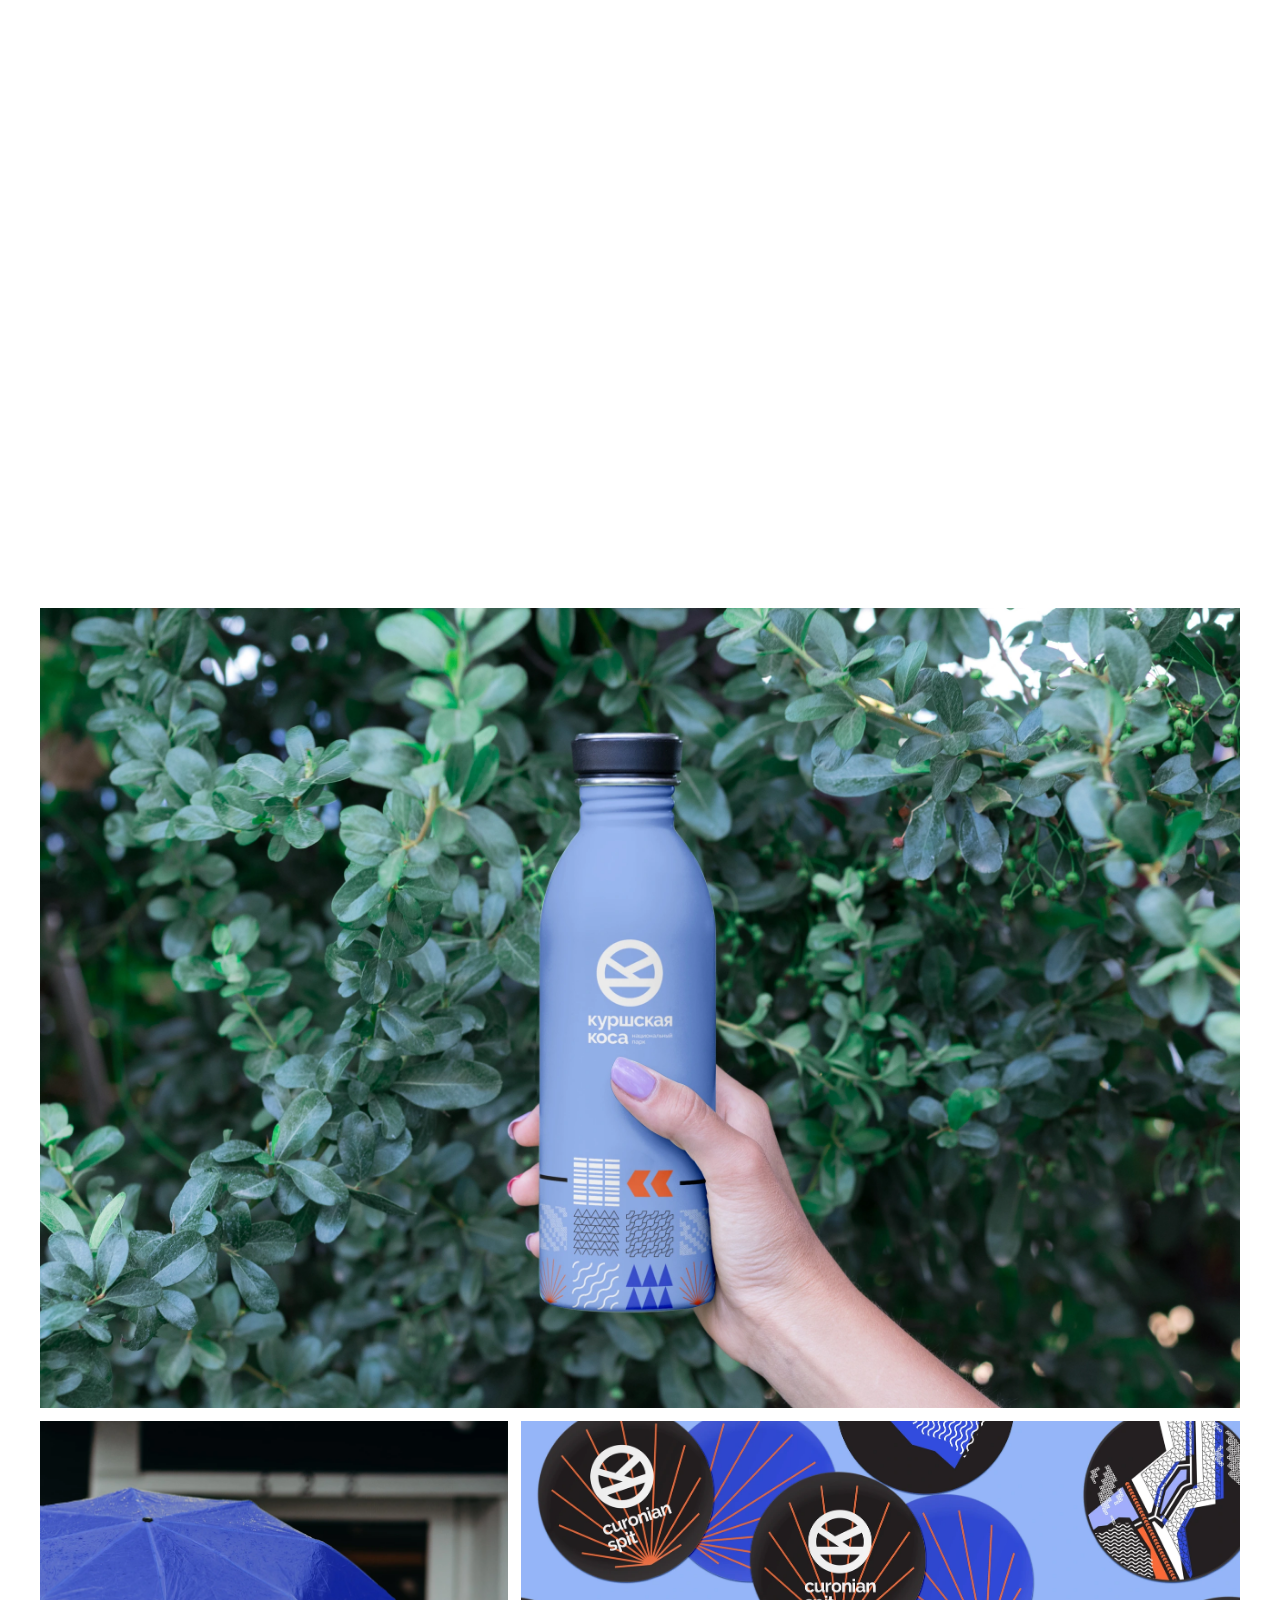
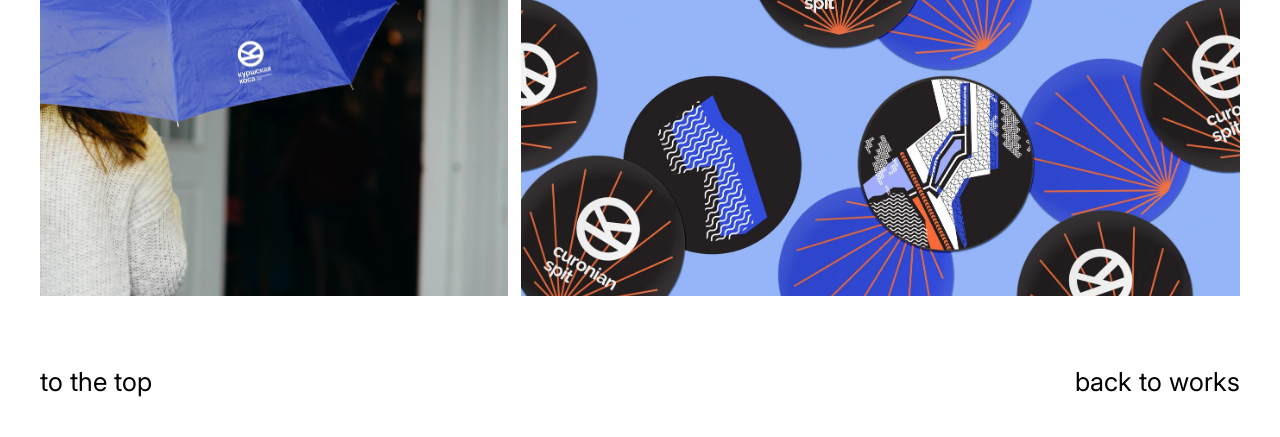
<file: curonian/Curonian_spit.html>
<!DOCTYPE html>
<html lang="en">

<head>
    <meta charset="UTF-8">
    <meta name="viewport" content="width=device-width, initial-scale=1.0">
    <title>Curonian Spit Navigation</title>
    <link rel="stylesheet" href="./curonian.css">
</head>

<body>
    <header class="header">
        <div class="container">
            <a href="../index.html" class="logo">
           Anastasia Eliseeva
           </a>
        </div>
    </header>
    
  <div class="page">
 
    <!-- ===== Intro ===== -->
    <div class="intro">
      <h1 class="project-title">Curonian Spit Navigation</h1>
 
      <p class="project-task">New logo, navigation system and AR activities for the Curonian Spit national park near Kaliningrad</p>
      <div class="intro-rule" aria-hidden="true"></div>
      <div class="intro-meta">
        <div class="intro-meta__block">
          <div>Year 2021</div>
          <div class="intro-meta__value">Diploma project</div>
        </div>
        <div class="intro-meta__block">
          <div>Photocredits:</div>
          <div class="intro-meta__value">Unsplash, Shuclothes.com</div>
        </div>
      </div>
    </div>
 
    <!-- ===== Hero image: dunes with logo ===== -->
    <div class="media-block">
      <img src="./Img_curonian/logo photo.webp" alt="Curonian Spit logo over sand dunes">
    </div>
 
    <!-- ===== Dark block: two logo lockups ===== -->
    <div class="media-block">
      <img src="./Img_curonian/logo.webp" alt="Curonian Spit logo — white and blue variants on dark background">
    </div>
 
    <!-- ===== Logo explanation text ===== -->
    <p class="mid-text">While making a logo I kept in mind it must be easy to read from the car on the road. Logo consists of a circle with the horizontal letter K inside, which symbolises the sand dunes. Also the russian name Kurshskaya Kosa starts from K.</p>
 
    <!-- ===== Model / cup photos ===== -->
    <div class="photo-row">
      <img src="./Img_curonian/raincoat.webp" alt="Model wearing a jacket with the Curonian Spit logo">
      <img src="./Img_curonian/cup.webp" alt="Branded cup held against a green background">
    </div>
    <div class="media-block">
      <img src="./Img_curonian/patterns map.webp" alt="Pattern legend: paths, forests, sand, sea, and other landscape textures">
    </div>
 
    <!-- ===== Concept text ===== -->
    <p class="mid-text">Consept.<br>The Curonian Spit is a unique combination of landscapes: sand dunes, pine forests, heights, lakes. The main idea was to create combination of patterns that symbolise the variety of landscapes and uniqueness of this tourist destination. These patterns are used in tourists trail maps and as a graphic elements in merch</p>
 

    <!-- ===== Pattern collage: natural size, centered in 1200px ===== -->
    <div class="media-block media-block--natural">
      <img src="./Img_curonian/pattern_08.jpg" alt="Collage of dune, sand, pine, boardwalk and graphic pattern details">
    </div>
 
    <!-- ===== Fonts and colors ===== -->
    <div class="media-block">
      <img src="./Img_curonian/font.webp" alt="DX Rigraf Bold and Avenir Next type specimens with the Curonian Spit color palette">
    </div>
 
        <!-- ===== Guide prototype photos ===== -->
    <div class="photo-row photo-row--3">
      <img src="./Img_curonian/proto1.webp" alt="">
      <img src="./Img_curonian/proto2.webp" alt="">
      <img src="./Img_curonian/proto3.webp" alt="">
    </div>

  <!-- ===== Split booklet photo / gif ===== -->
    <div class="split-block">
       <img src="./Img_curonian/gif.gif" alt="Curonian Spit map guide booklet, closed cover">
      <img src="./Img_curonian/map in hand side view 02.jpg" alt="booklet in hand">
  
    </div>

   <!-- ===== Booklet text ===== -->
    <p class="booklet-text">I developed a map guide with tourist routes. After several guide prototypes I ended up with a 2sided map, with all rutes on 1 side and route descriptions on the other. The Curonian Spit App really helped me finding more information. </p>

    <div class="media-block">
      <img src="./Img_curonian/icons.webp" alt="Map booklet mockups">
    </div>

 <!-- ===== Routes text ===== -->
 <p class="mid-text">There are 5 main routes in the park and they are far from each other. Every route has it's own unique views and trails. I searched how many different landscapes each route has, what are the main attraction points I should put on the map and collect small description texts abut the routes.</p>
 

    <div class="photo-row">
          <img src="./Img_curonian/map in hand.webp" alt="Person holding the folded map outdoors">
      <img src="./Img_curonian/guide in bag.webp" alt="Booklet in a tote bag on grass">
    </div>

    <div class="media-block">
      <img src="./Img_curonian/map mockup.webp" alt="mockup">
    </div>

    <div class="tanz__les">
      <img src="./Img_curonian/infostand_tanz.webp" alt="Information stand by the road">
    </div>
 
    <!-- ===== Info stands text ===== -->
    <p class="mid-text">I created 5 information stellas to be placed on the road, 5 infostands with map and route description to be placed at the beginning of the route and in the middle. Also added small infostands with directions and rules signs.</p>
 
    <div class="photo-row__01">
      <img src="./Img_curonian/korolevsk bor.webp" alt="Stand in a pine forest">
      <img src="./Img_curonian/muller point.webp" alt="Stand near the dune steps">
      <img src="./Img_curonian/viewpoint.webp" alt="bla">
    </div>
 
    <div class="media-block">
      <img src="./Img_curonian/all stands_human.webp" alt="Technical drawing with stand dimensions">
    </div>

    <!-- ===== Signpost 3D render ===== -->
    <div class="media-block">
      <img src="./Img_curonian/all stands 3d.webp" alt="3D render of the full signpost system">
    </div>
 
    <!-- ===== Stand detail: QR code for AR ===== -->
    <div class="qr_block">
          <img src="./Img_curonian/qr point fin.jpg" alt="qr">
          <img src="./Img_curonian/ar check iphone.jpg" alt="iphone">
    </div>

    <!-- ===== AR text ===== -->
    <p class="mid-text">I include the duration and distance to every route to help tourists understand the level of routes hardness. Also each stand has an AR code to launch augmented reality objects. Including AR activity can help attract more youth tourists to see this destination and can be used in advertising events of the park. These AR objects were created in Adobe Aero and consist of graphics I used in the maps and landscapes. I offer tourists to launch this AR objects somewhere on the route points</p>


    <div class="ar-photo-row">
      <img src="./Img_curonian/ar pic1.webp" alt="AR scene on the beach">
      <img src="./Img_curonian/ar pic2.webp" alt="AR scene on the beach">
      <img src="./Img_curonian/ar pic3.webp" alt="AR scene on the beach">
    </div>

    <div class="media-block">
      <div style="position: relative; padding-top: 56.25%; width: 100%">
        <iframe id="curonian-ar-player" allow="autoplay; fullscreen; picture-in-picture; encrypted-media; gyroscope; accelerometer; clipboard-write; screen-wake-lock;" frameborder="0" allowfullscreen style="position: absolute; width: 100%; height: 100%; top: 0; left: 0;"></iframe>
      </div>
    </div>

    <div class="merch-block">
      <div class="media-block">
        <img src="./Img_curonian/bottle.webp" alt="Branded bottle held against foliage">
      </div>
      <div class="merch-row">
        <img src="./Img_curonian/umbrela.webp" alt="Blue umbrella with Curonian Spit logo">
        <img src="./Img_curonian/stickers.webp" alt="Curonian Spit sticker pattern">
      </div>
    </div>
 
    <!-- ===== Footer ===== -->
    <footer class="site-footer">
      <button type="button" class="site-footer__link" onclick="window.scrollTo({top: 0, behavior: 'smooth'})">to the top</button>
      <a class="site-footer__link" href="../index.html">back to works</a>
    </footer>
 
  </div>

  <script>
    function onKinescopeIframeAPIReady(playerFactory) {
      playerFactory.create('curonian-ar-player', {
        url: 'https://kinescope.io/ueg8H9W5ymJ9xe9F53gyGS',
        size: { width: '100%', height: '100%' },
        behavior: {
          autoPlay: 'viewable',
          playback: 'visible',
          playsInline: true
        }
      });
    }

    var kinescopeScript = document.createElement('script');
    kinescopeScript.src = 'https://player.kinescope.io/latest/iframe.player.js';
    document.head.appendChild(kinescopeScript);
  </script>
 
</body>
</html>
</file>
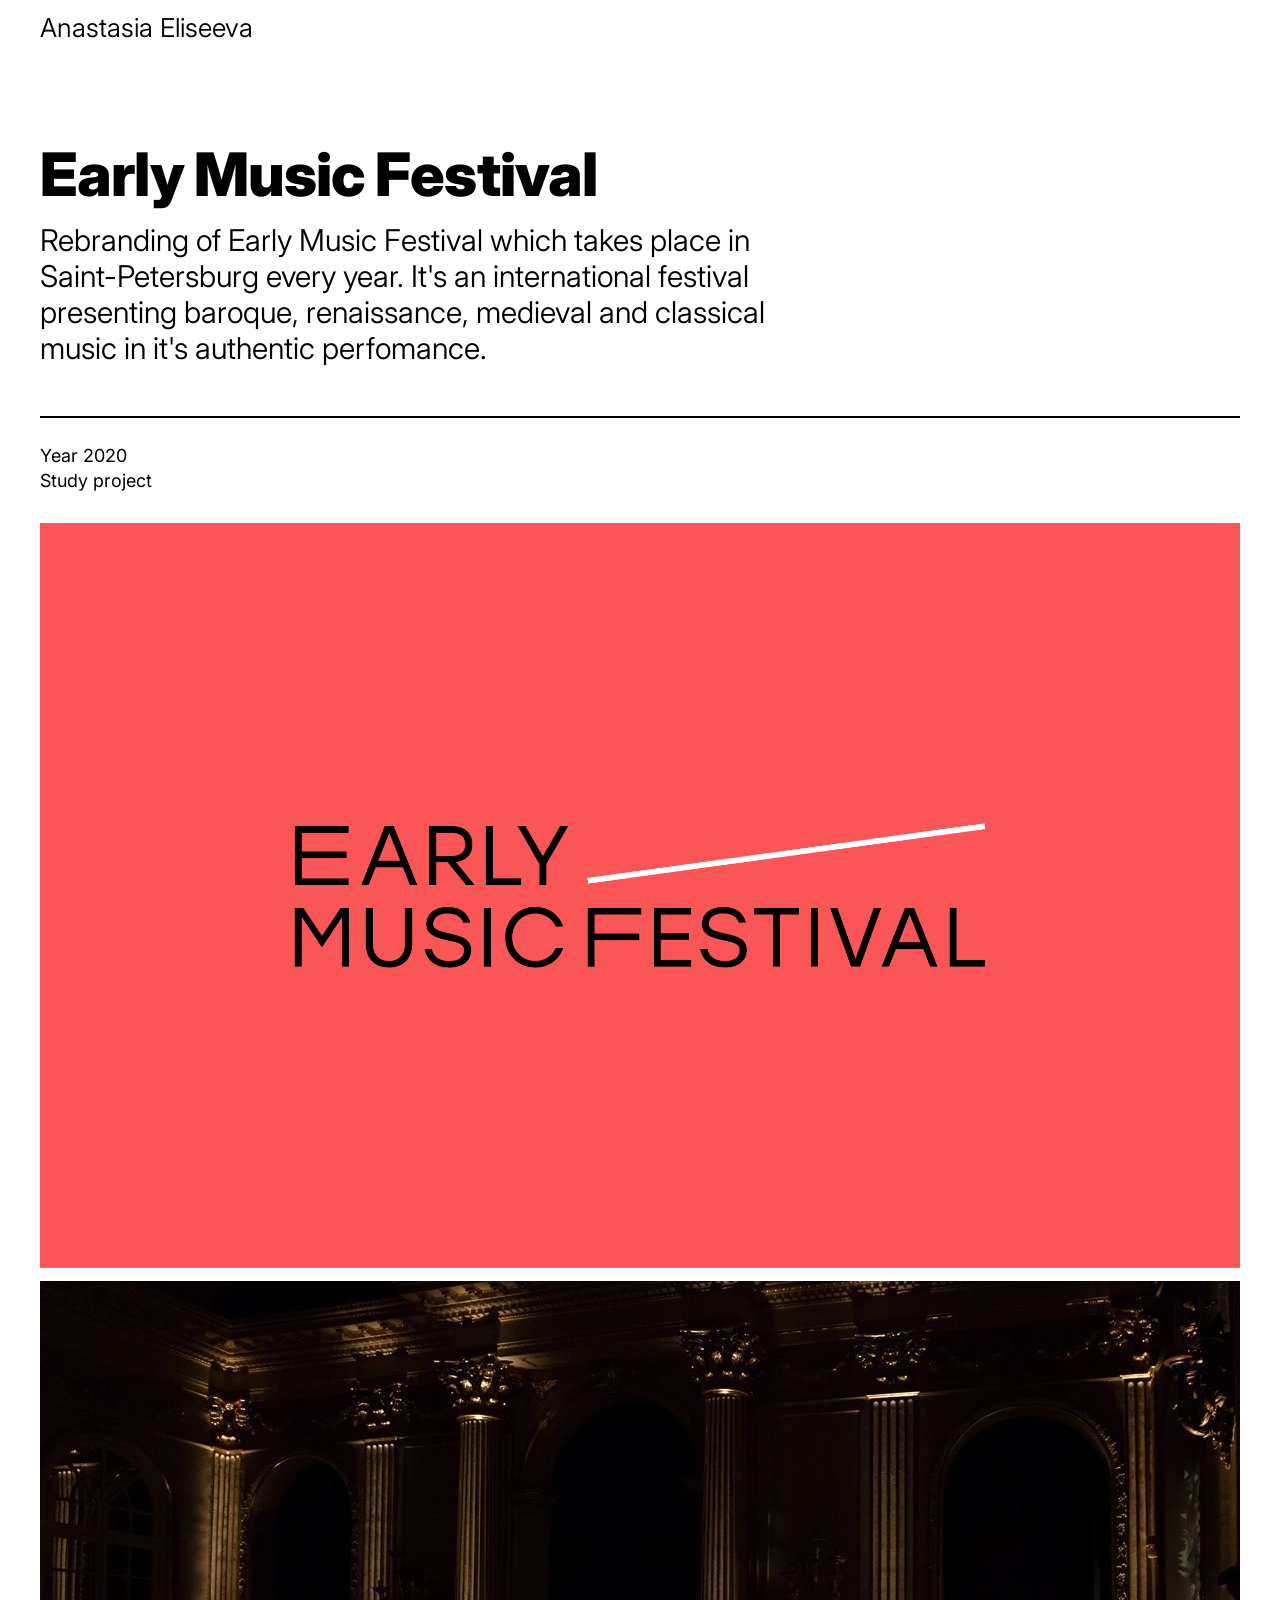
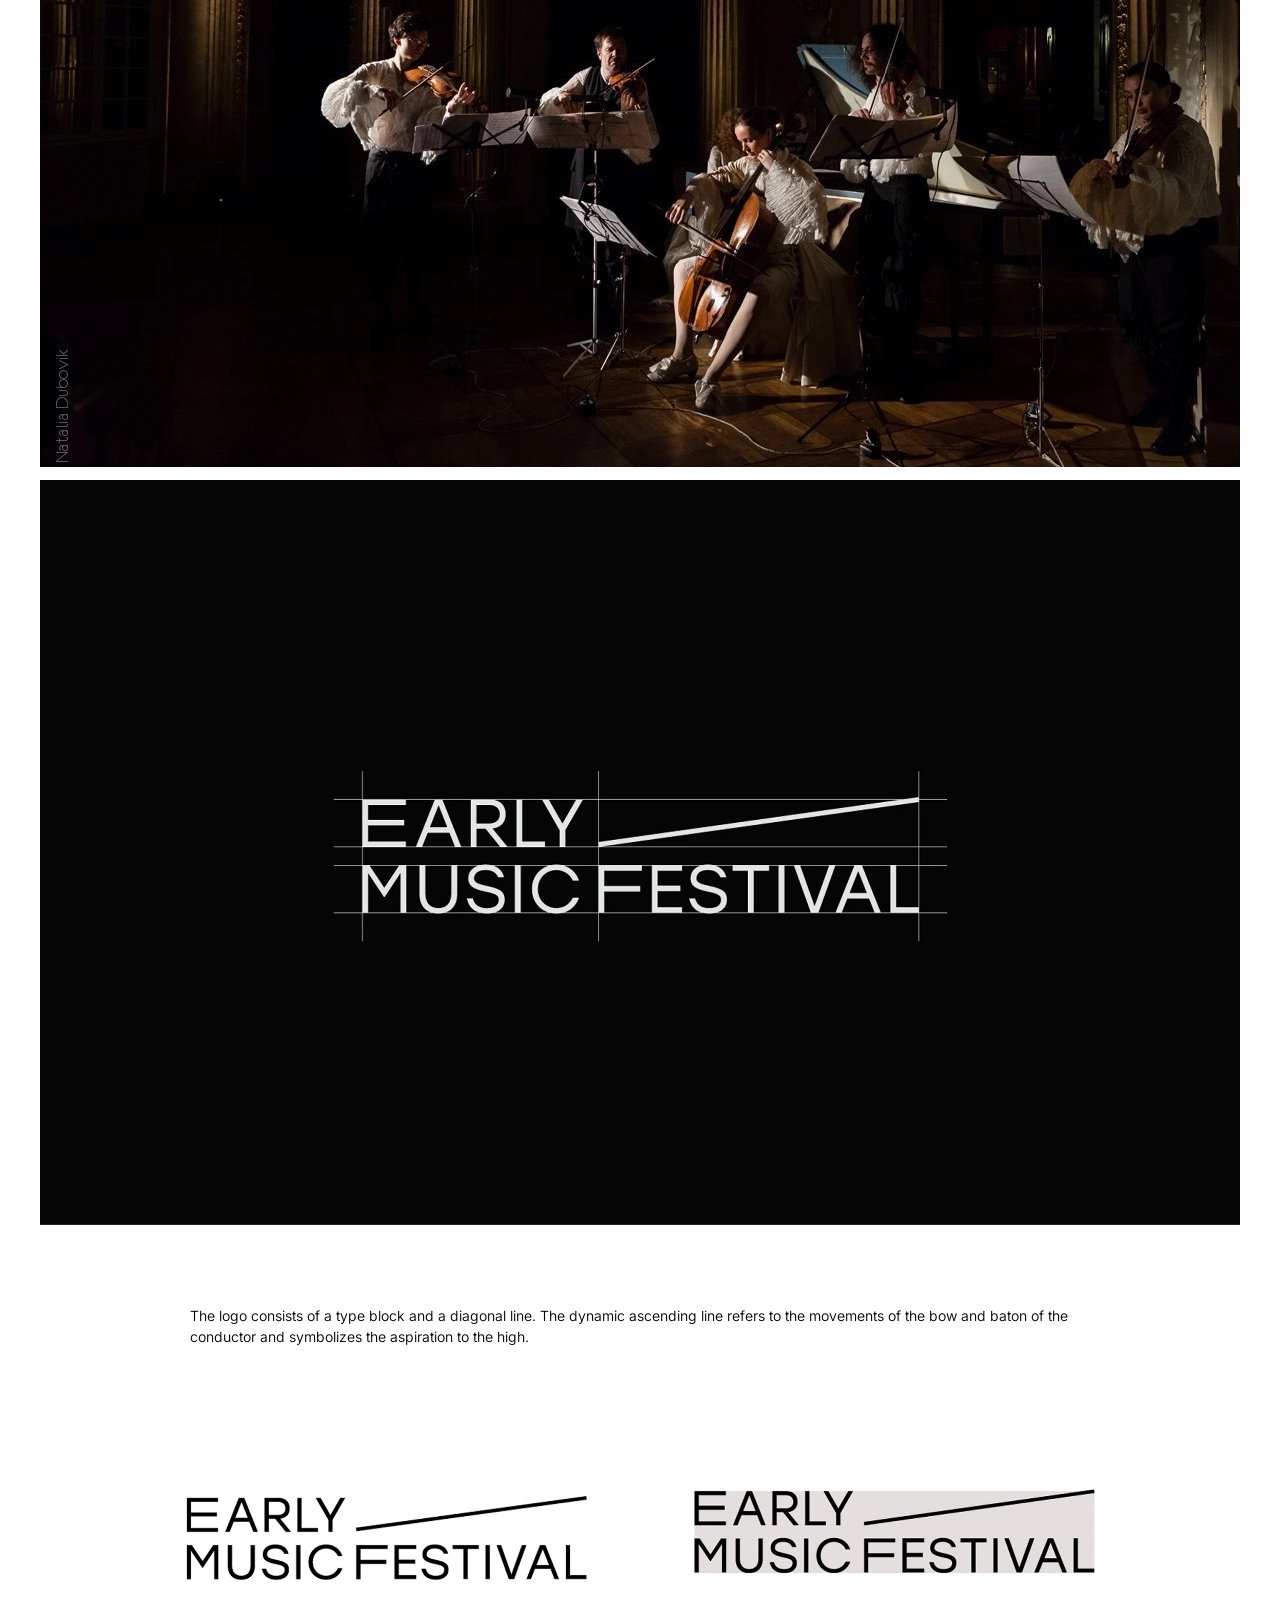
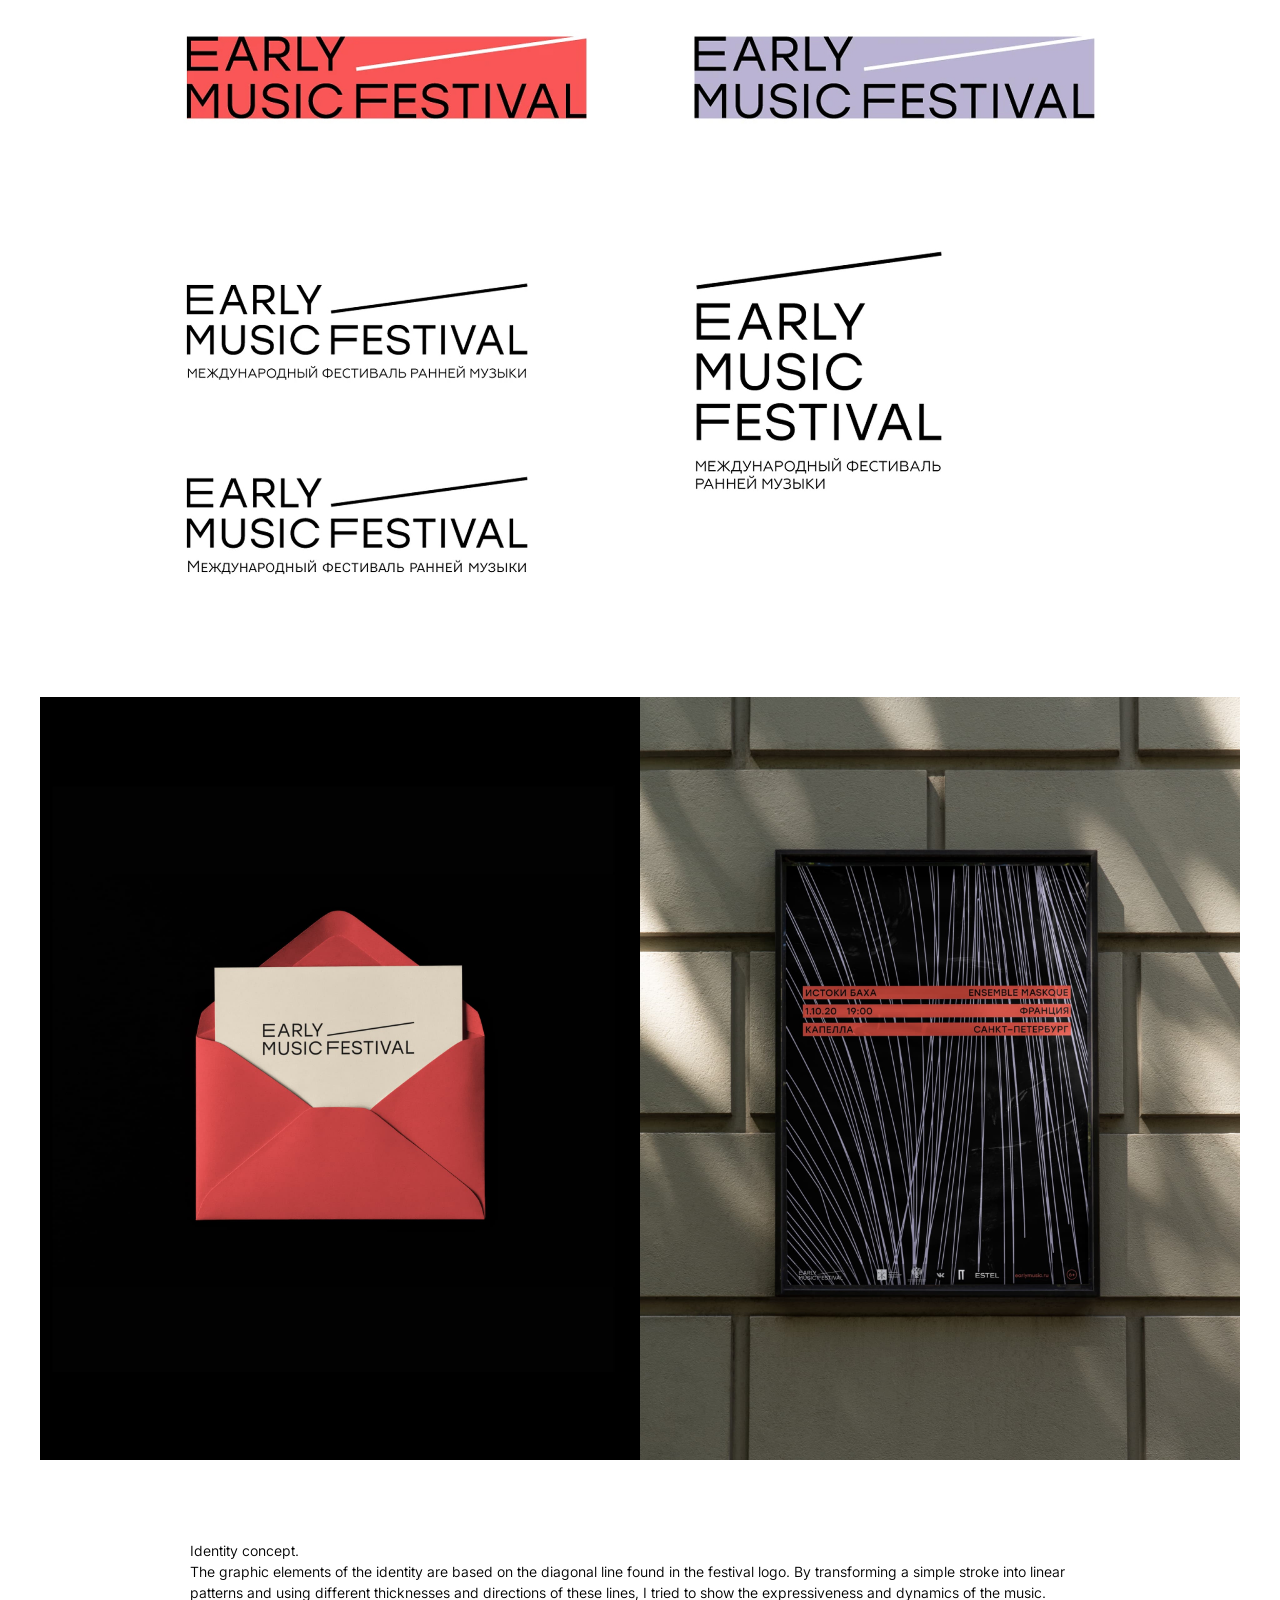
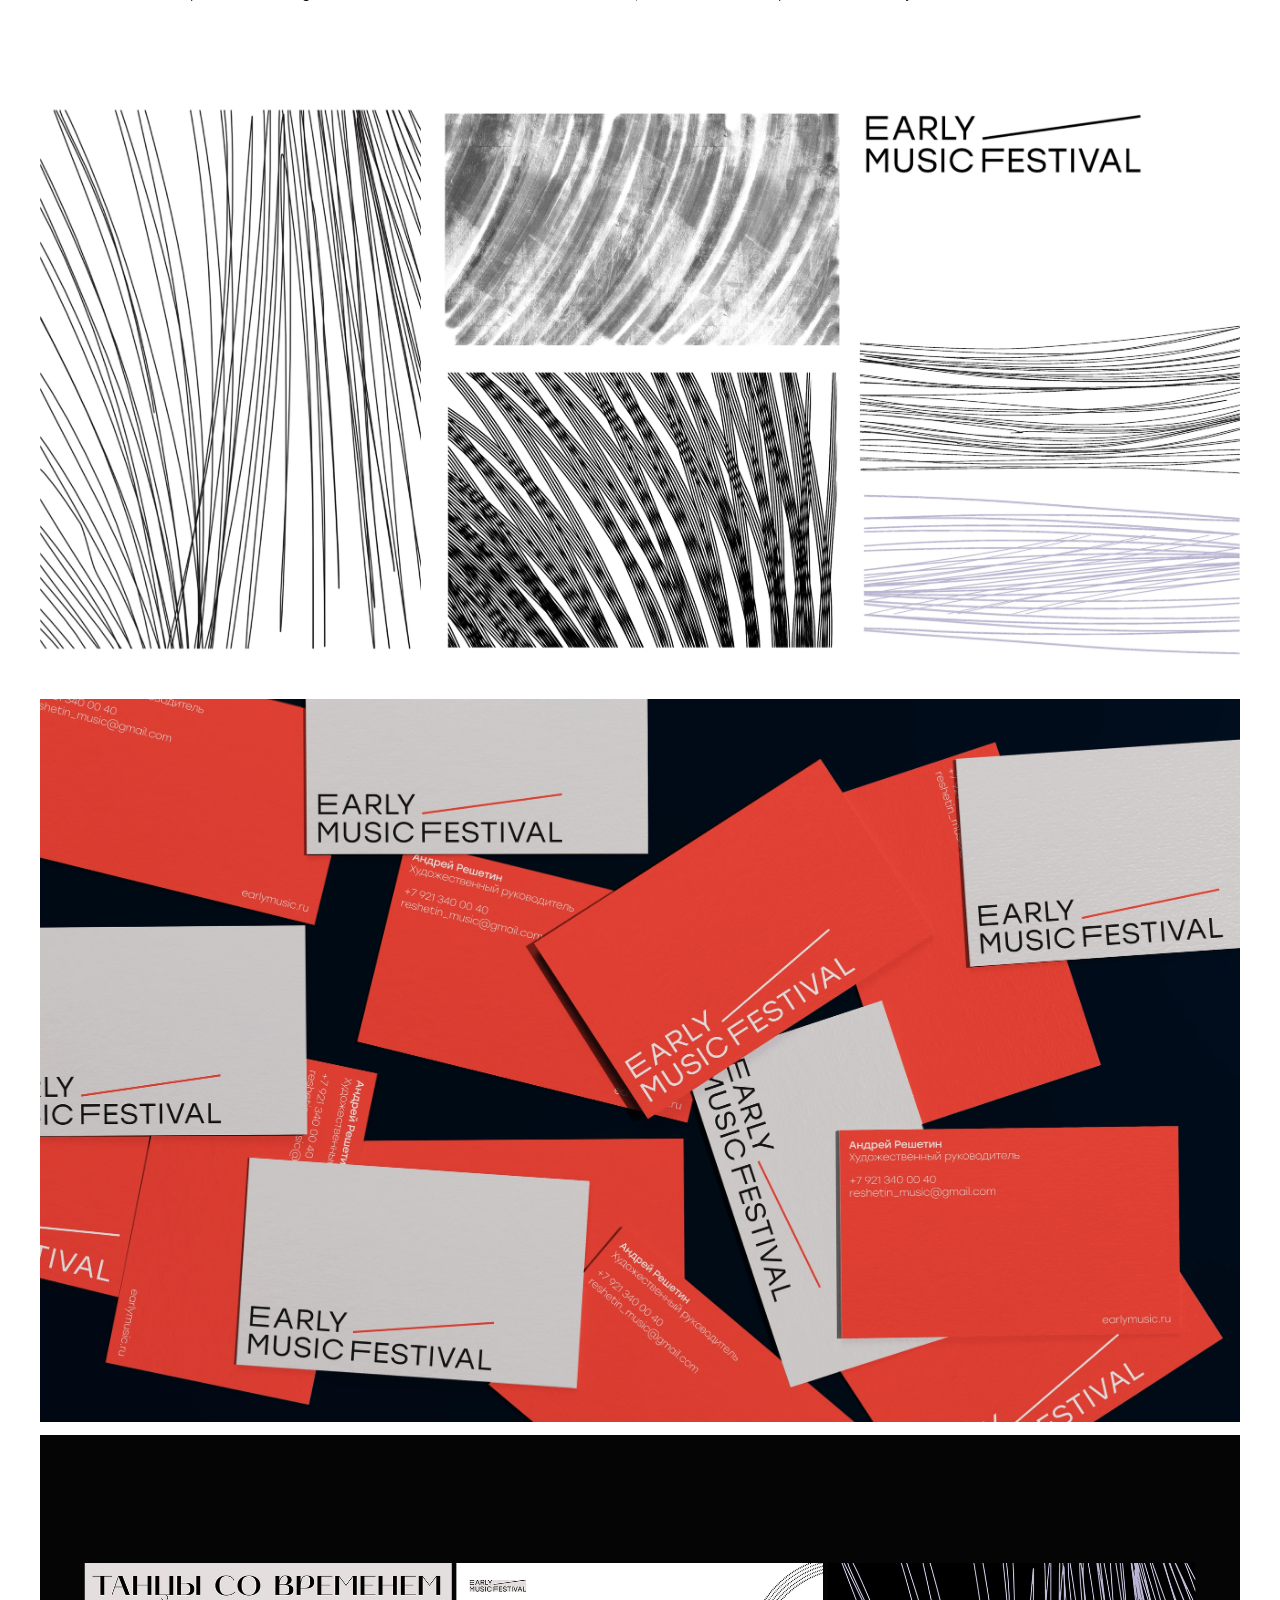
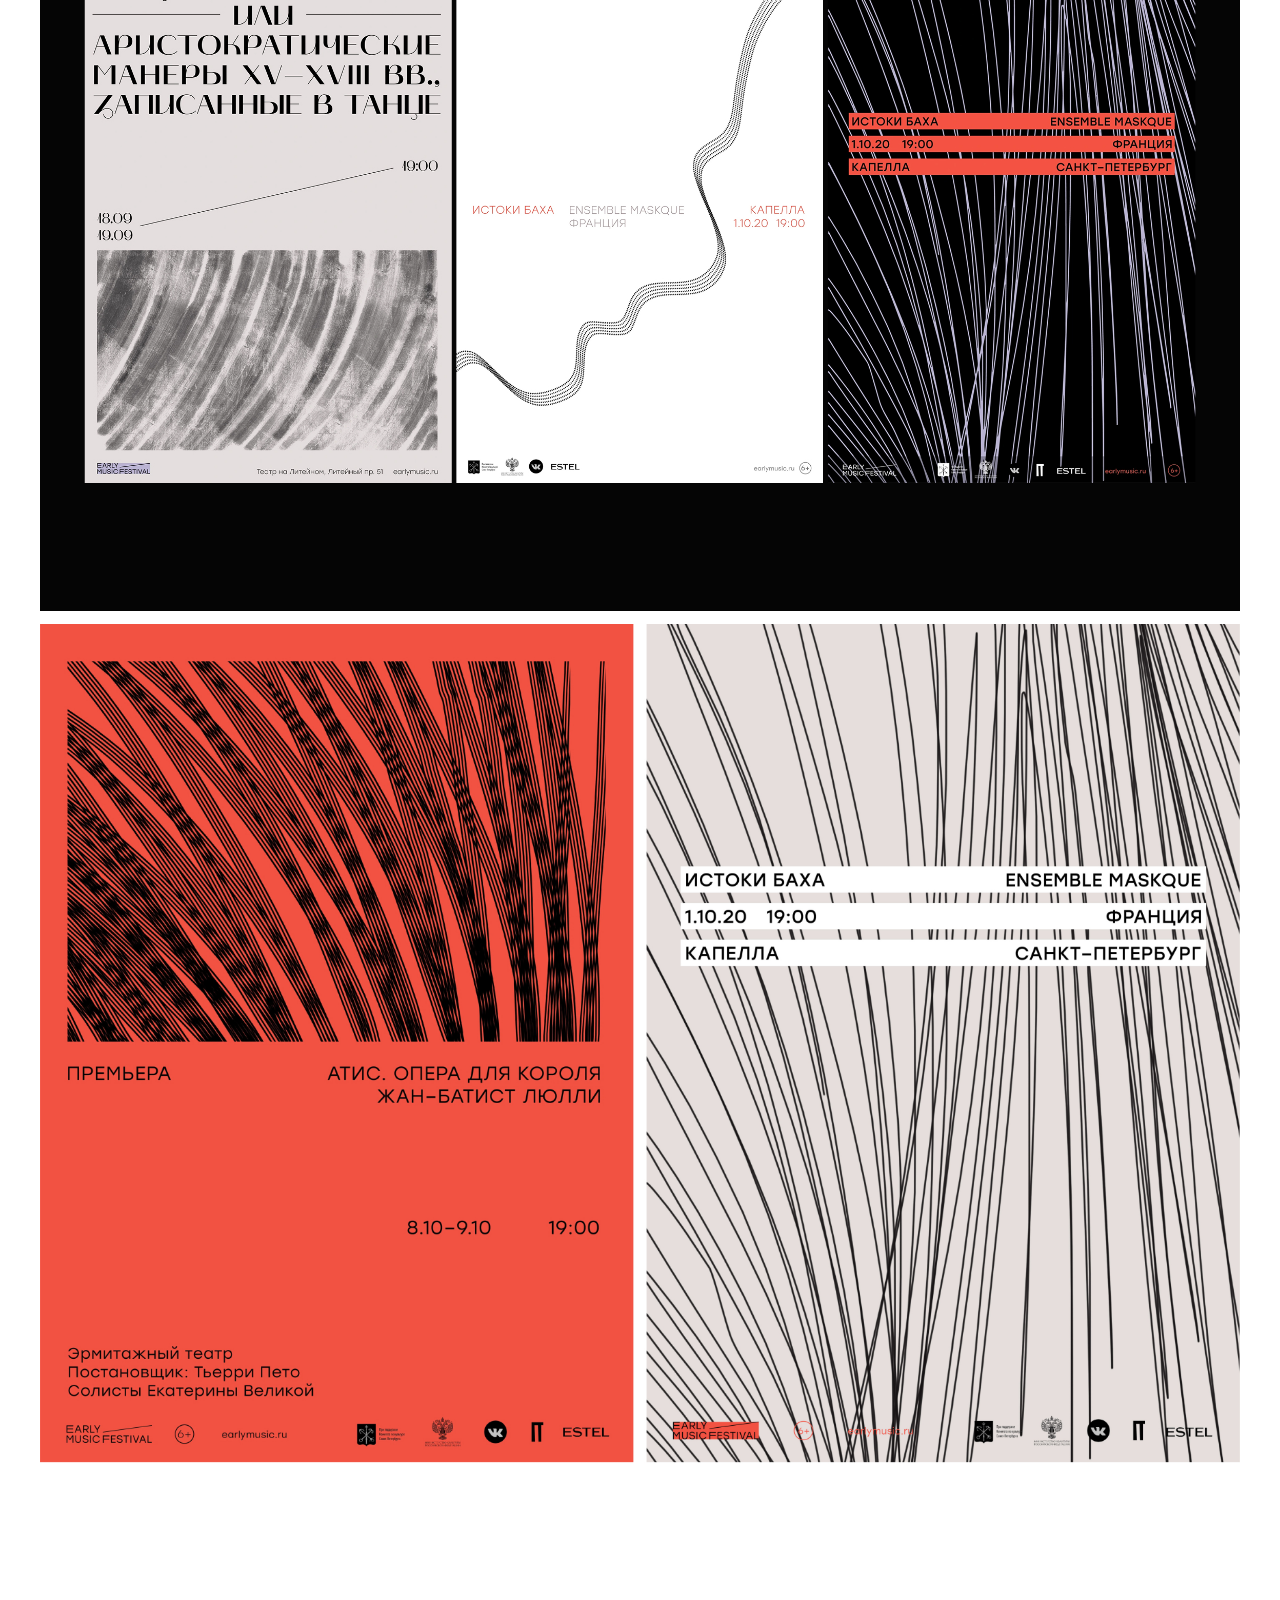
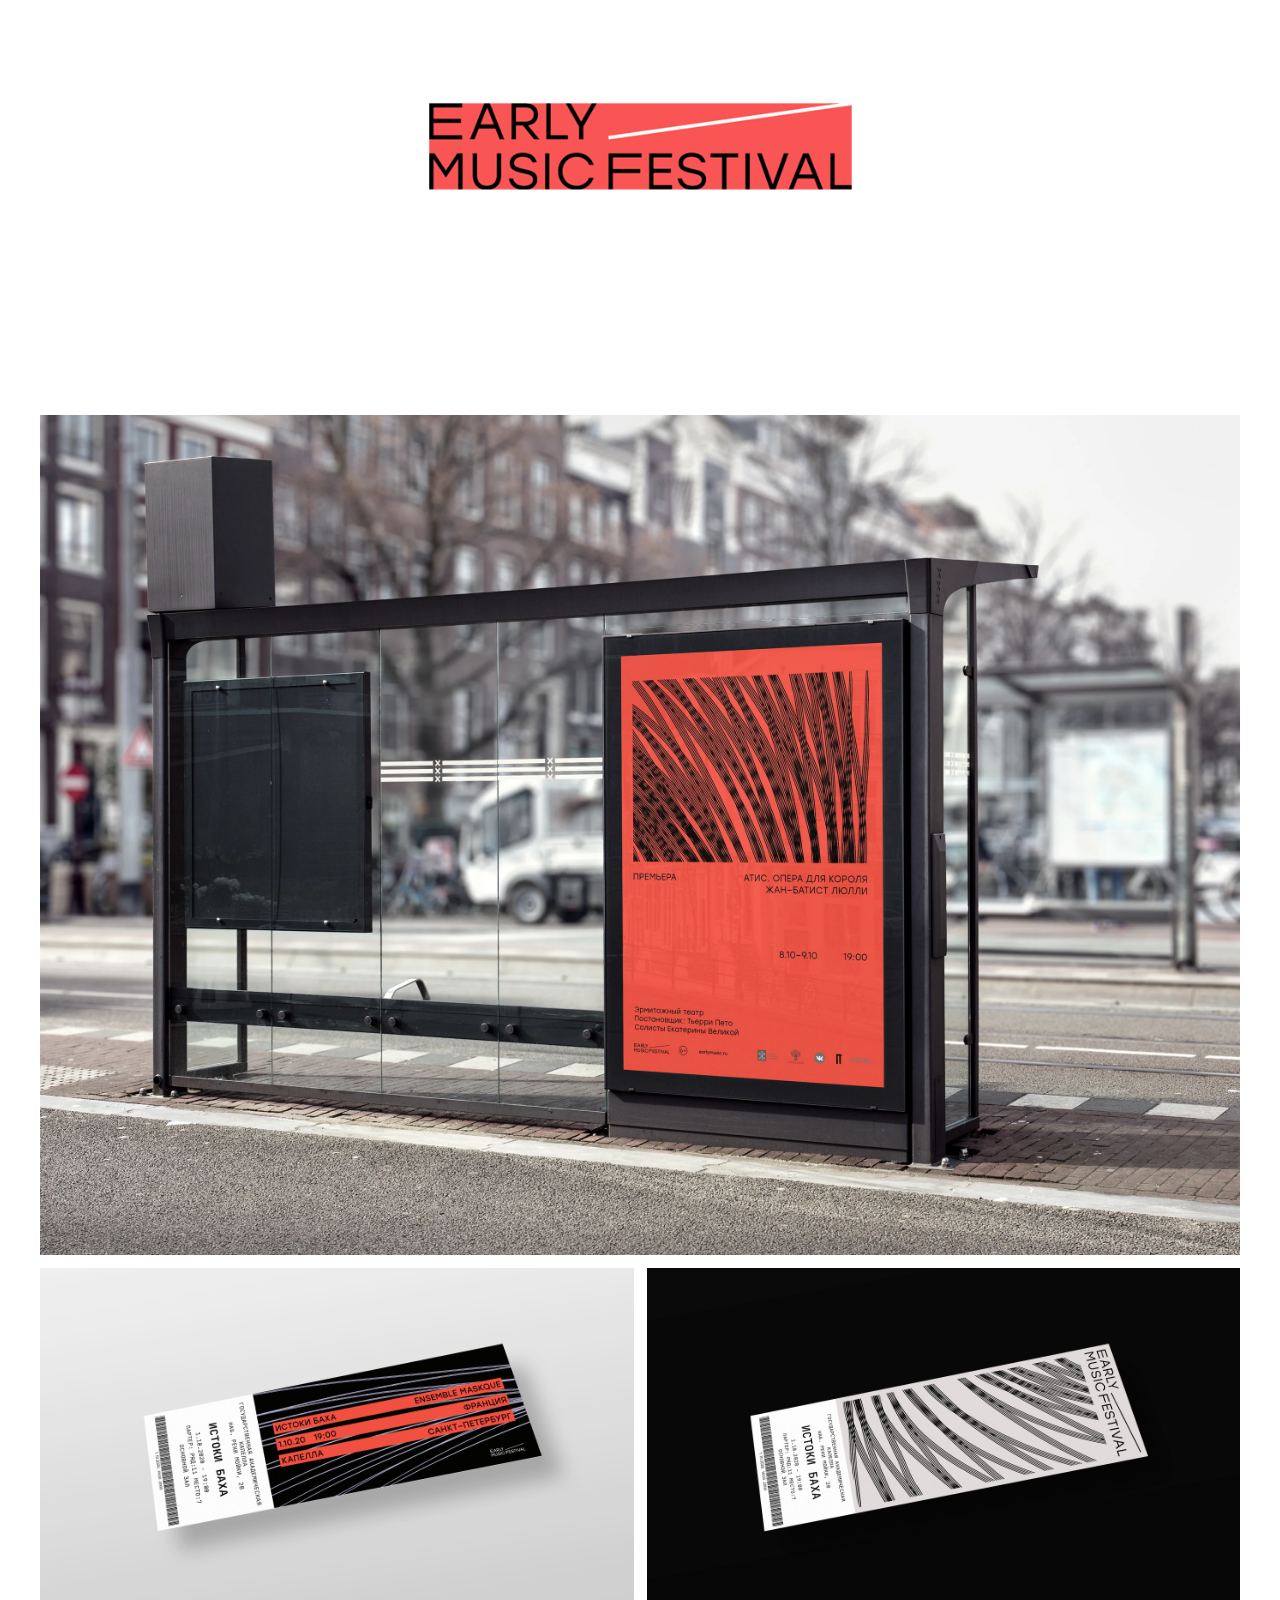
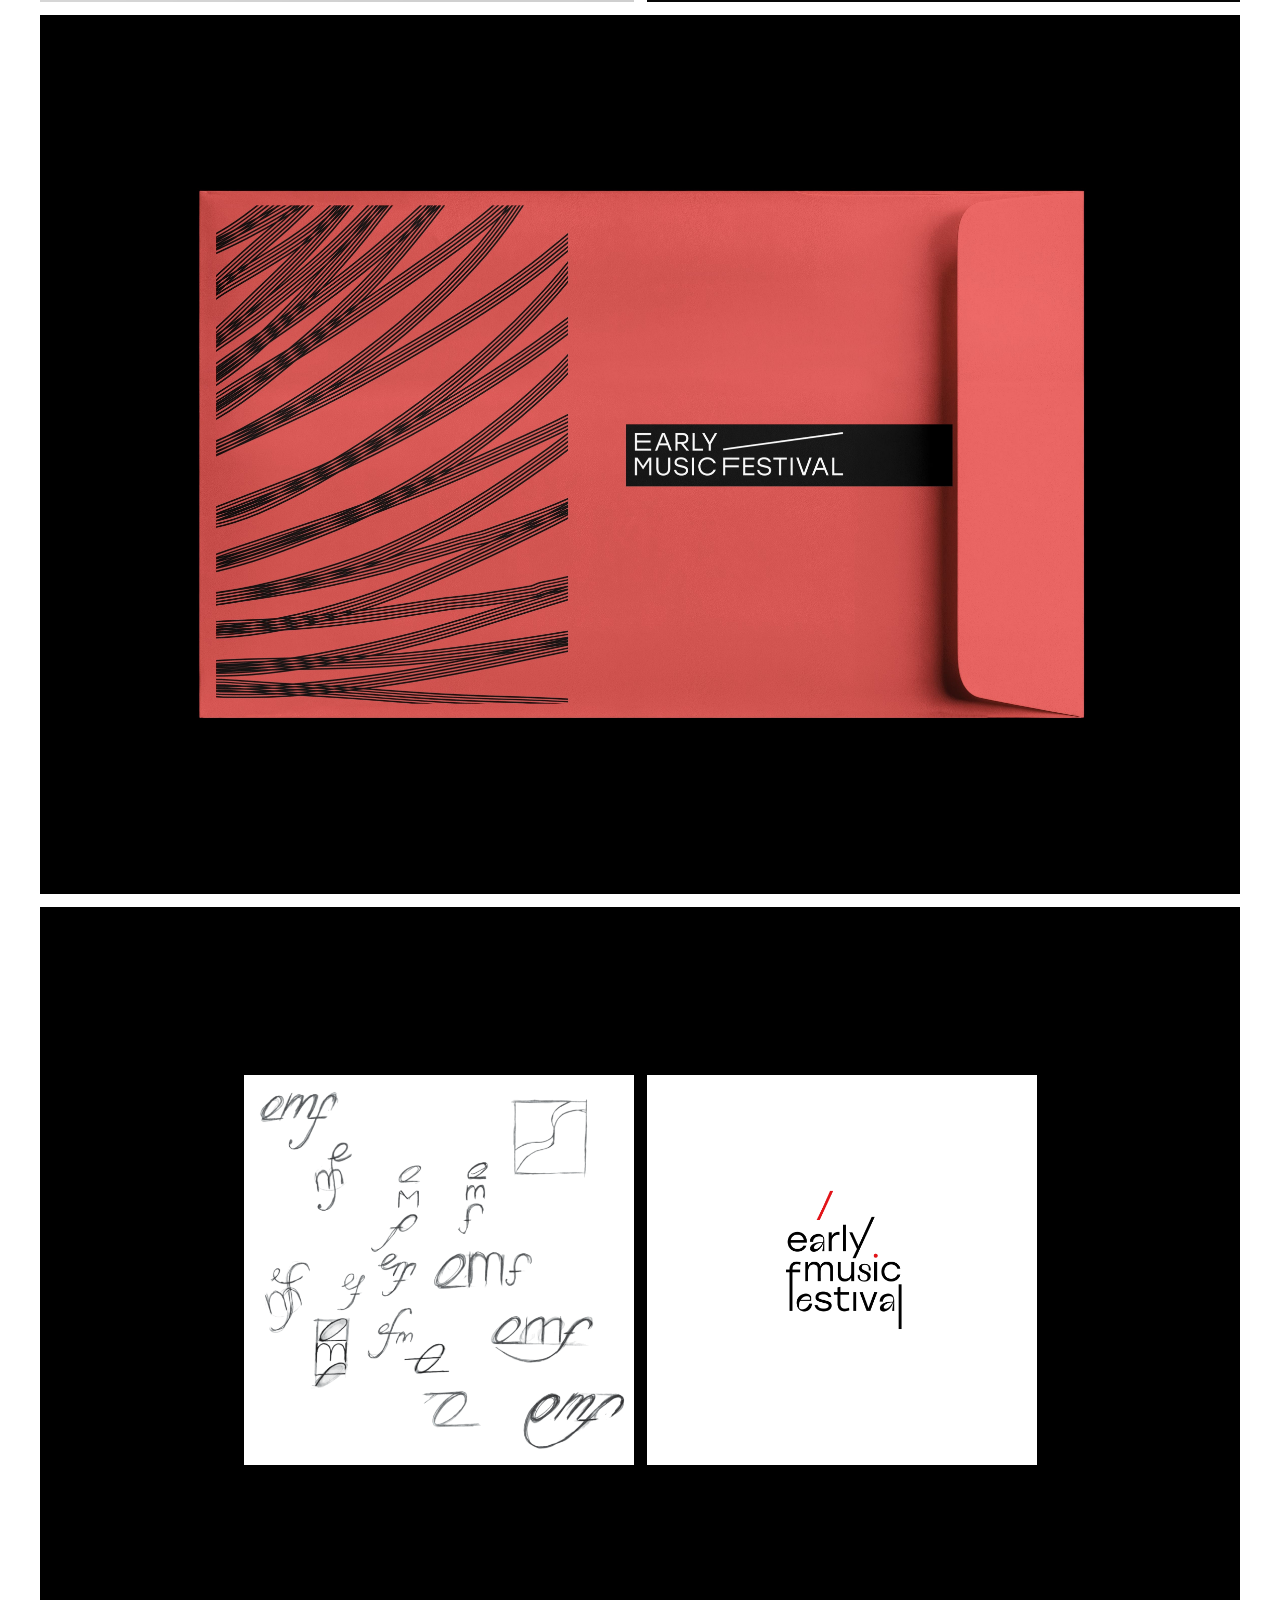
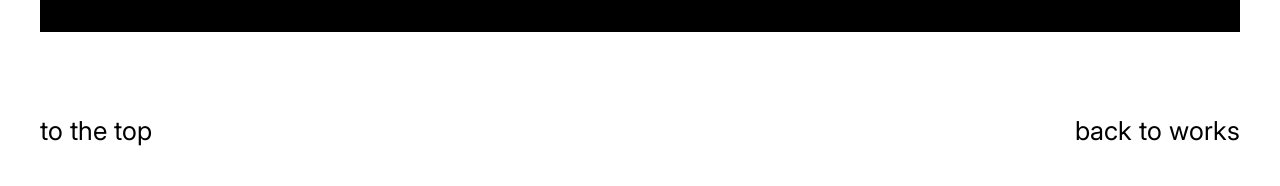
<file: Early music/early_music.html>
<!DOCTYPE html>
<html lang="en">

<head>
    <meta charset="UTF-8">
    <meta name="viewport" content="width=device-width, initial-scale=1.0">
    <title>Early Music Festival</title>
    <link rel="stylesheet" href="./early_music.css">
</head>

<body>
    <header class="header">
        <div class="container">
            <a href="../Main page/index.html" class="logo">
           Anastasia Eliseeva
           </a>
        </div>
    </header>
    
  <div class="page">
 
    <div class="intro">
      <h1 class="project-title">Early Music Festival</h1>
      <p class="project-task">Rebranding of Early Music Festival which takes place in Saint-Petersburg every year. It's an international festival presenting baroque, renaissance, medieval and classical music in it's authentic perfomance.</p>
      <div class="intro-rule" aria-hidden="true"></div>
      <div class="intro-meta">
        <div class="intro-meta__block">
          <div>Year 2020</div>
          <div>Study project</div>
        </div>
      </div>
    </div>

    <div class="media-block">
      <img src="./Img_early_music/early_logo_red_01.jpg" alt="">
    </div>
    <div class="media-block">
      <img src="./Img_early_music/hall_music_02.webp" alt="">
    </div>
    <div class="media-block">
      <img src="./Img_early_music/early_logo_black_03.jpg" alt="">
    </div>

    <p class="mid-text">The logo consists of a type block and a diagonal line. The dynamic ascending line refers to the movements of the bow and baton of the conductor and symbolizes the aspiration to the high.</p>

    <div class="media-block">
      <img src="./Img_early_music/logo_milticolor_02.jpg" alt="">
    </div>
    <div class="media-block">
      <img src="./Img_early_music/envelope_poster_05.jpg" alt="">
    </div>

    <p class="mid-text">Identity concept.<br>The graphic elements of the identity are based on the diagonal line found in the festival logo. By transforming a simple stroke into linear patterns and using different thicknesses and directions of these lines, I tried to show the expressiveness and dynamics of the music.</p>

    <div class="media-block">
      <img src="./Img_early_music/pattern_new.jpg" alt="">
    </div>
    <div class="media-block">
      <img src="./Img_early_music/business_cards_07.webp" alt="">
    </div>
    <div class="media-block">
      <img src="./Img_early_music/3posters.jpg" alt="">
    </div>
    <div class="media-block">
      <img src="./Img_early_music/2posters.jpg" alt="">
    </div>
    <div class="media-block">
      <img src="./Img_early_music/logo_gif.gif" alt="">
    </div>
    <div class="media-block">
      <img src="./Img_early_music/busstop.webp" alt="">
    </div>
    <div class="ticket-row">
      <img src="./Img_early_music/red_ticket.jpg" alt="">
      <img src="./Img_early_music/black_ticket.jpg" alt="">
    </div>
    <div class="media-block">
      <img src="./Img_early_music/envelope.jpg" alt="">
    </div>
    <div class="gif-stage">
      <div class="gif-stage__row">
        <img src="./Img_early_music/gif_search_01.gif" alt="">
        <img src="./Img_early_music/logos_sketches_02.gif" alt="">
      </div>
    </div>

    <footer class="site-footer">
      <button type="button" class="site-footer__link" onclick="window.scrollTo({top: 0, behavior: 'smooth'})">to the top</button>
      <a class="site-footer__link" href="../Main page/index.html">back to works</a>
    </footer>
 
  </div>
 
</body>
</html>
</file>
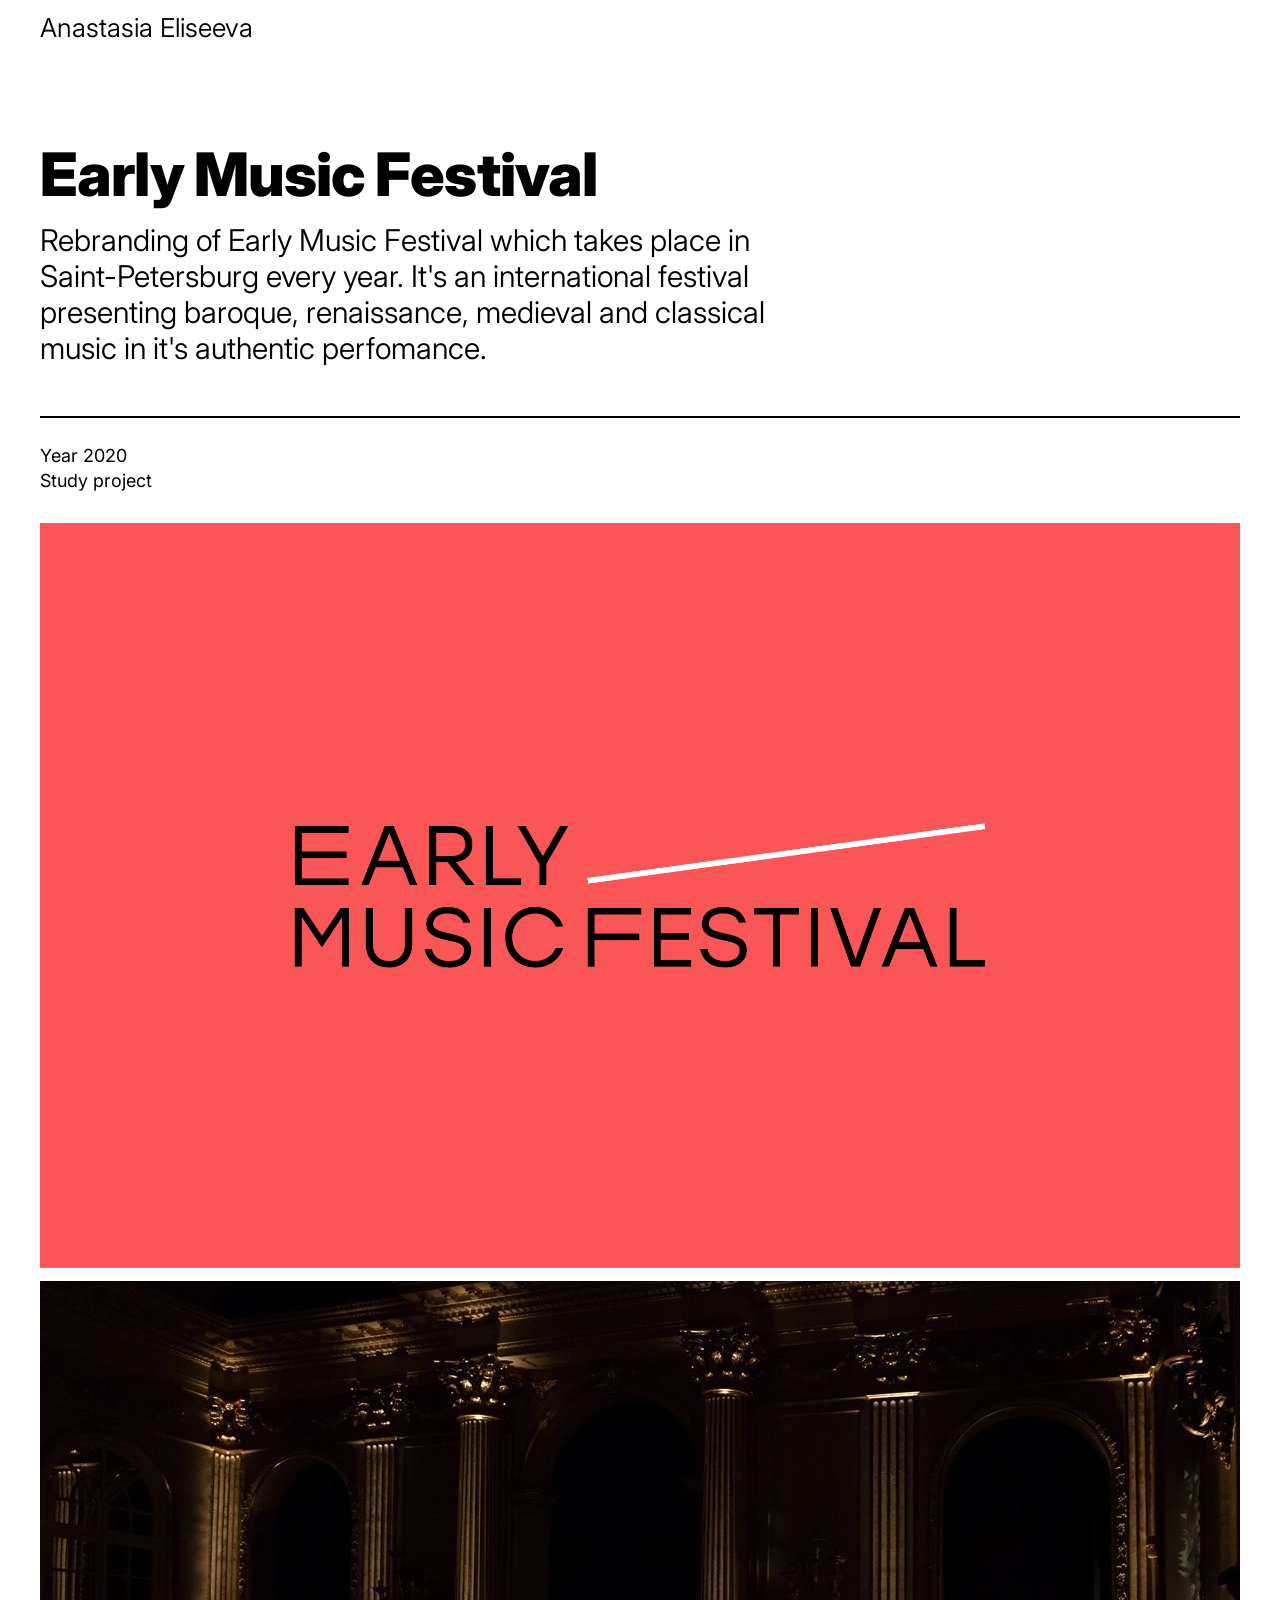
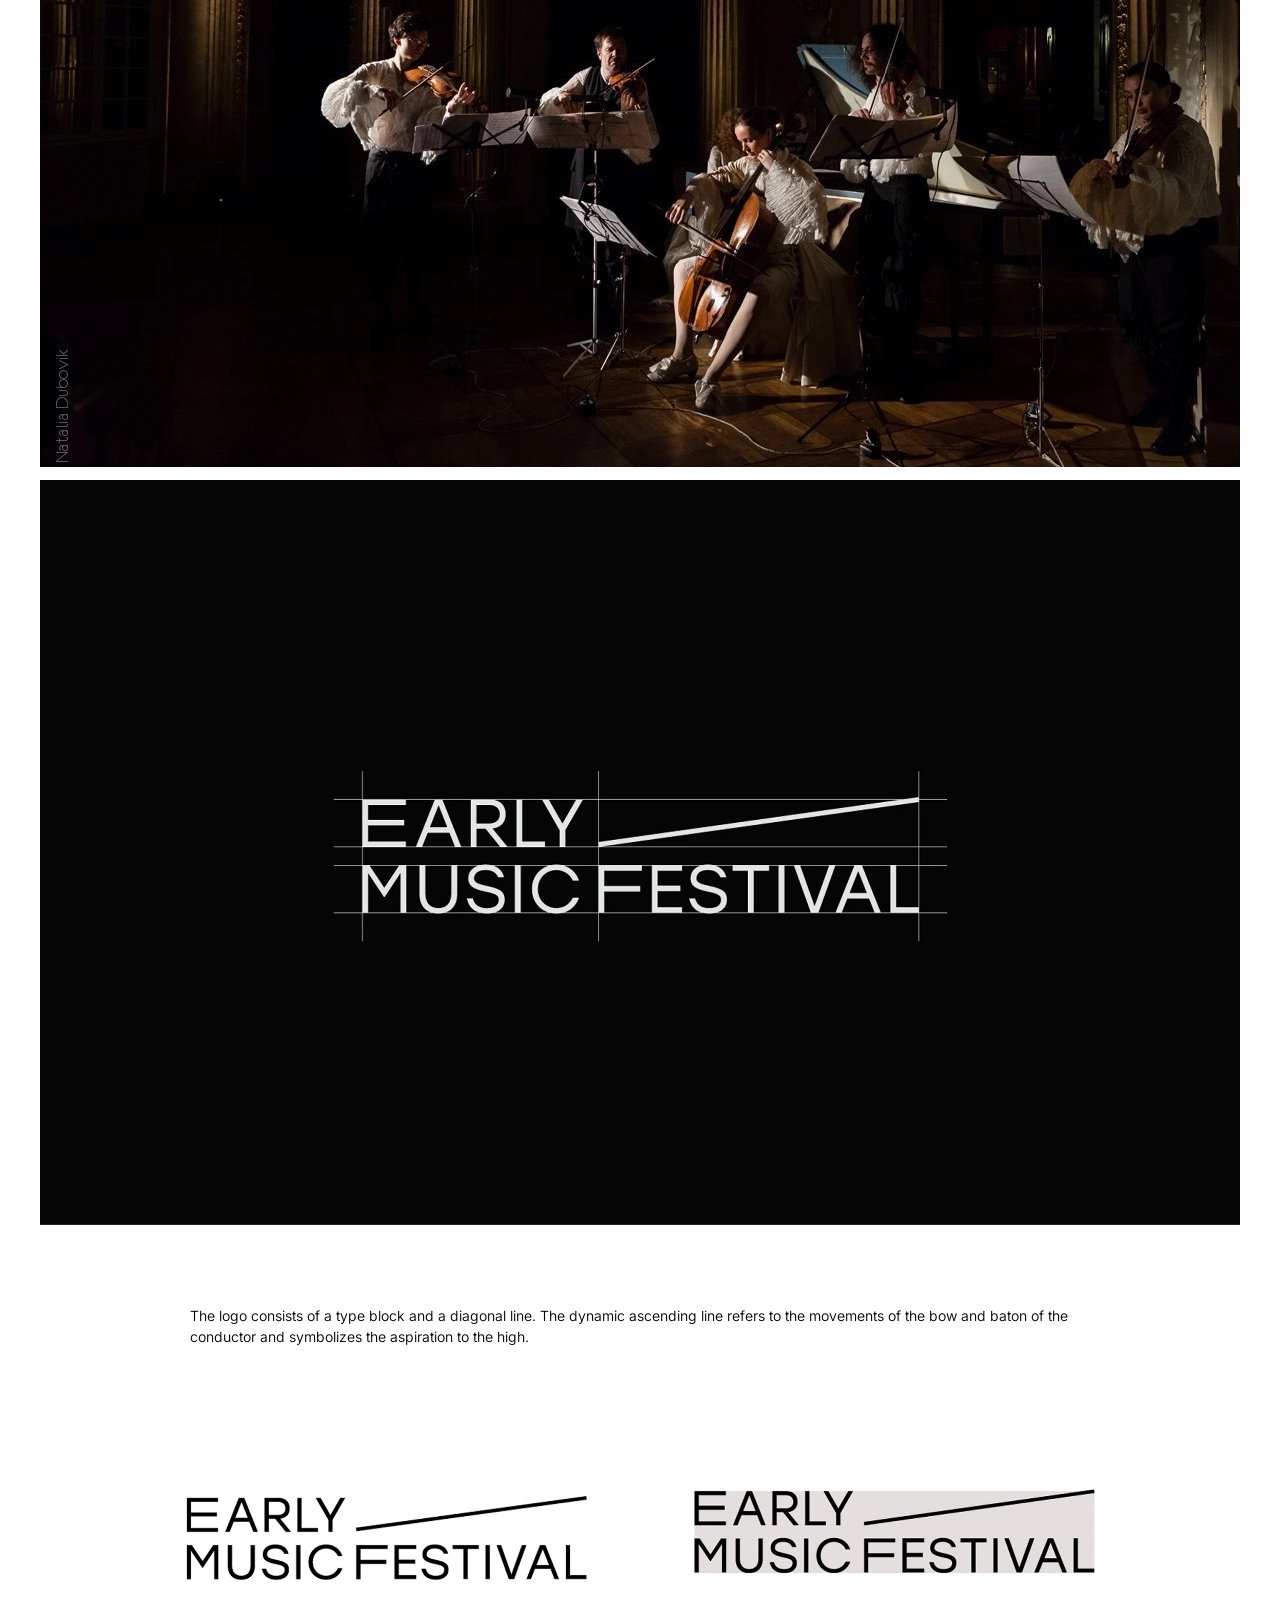
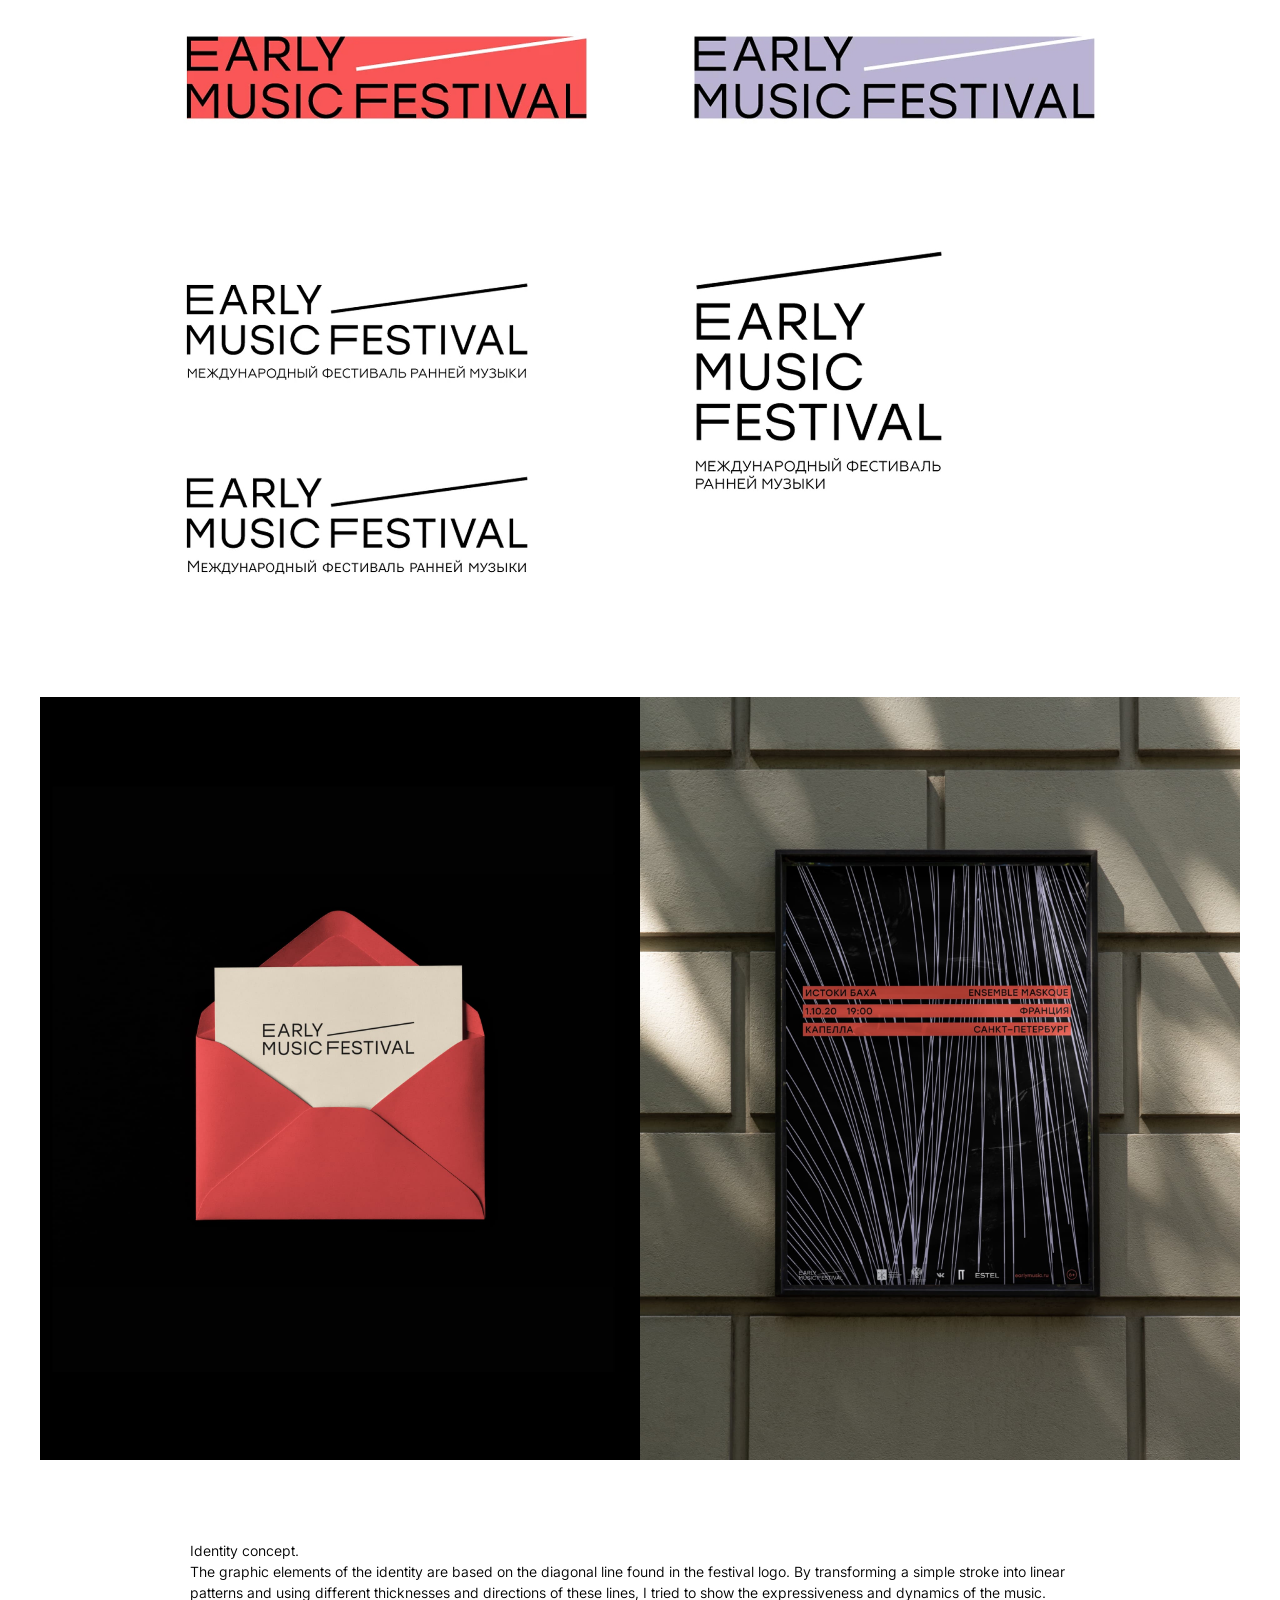
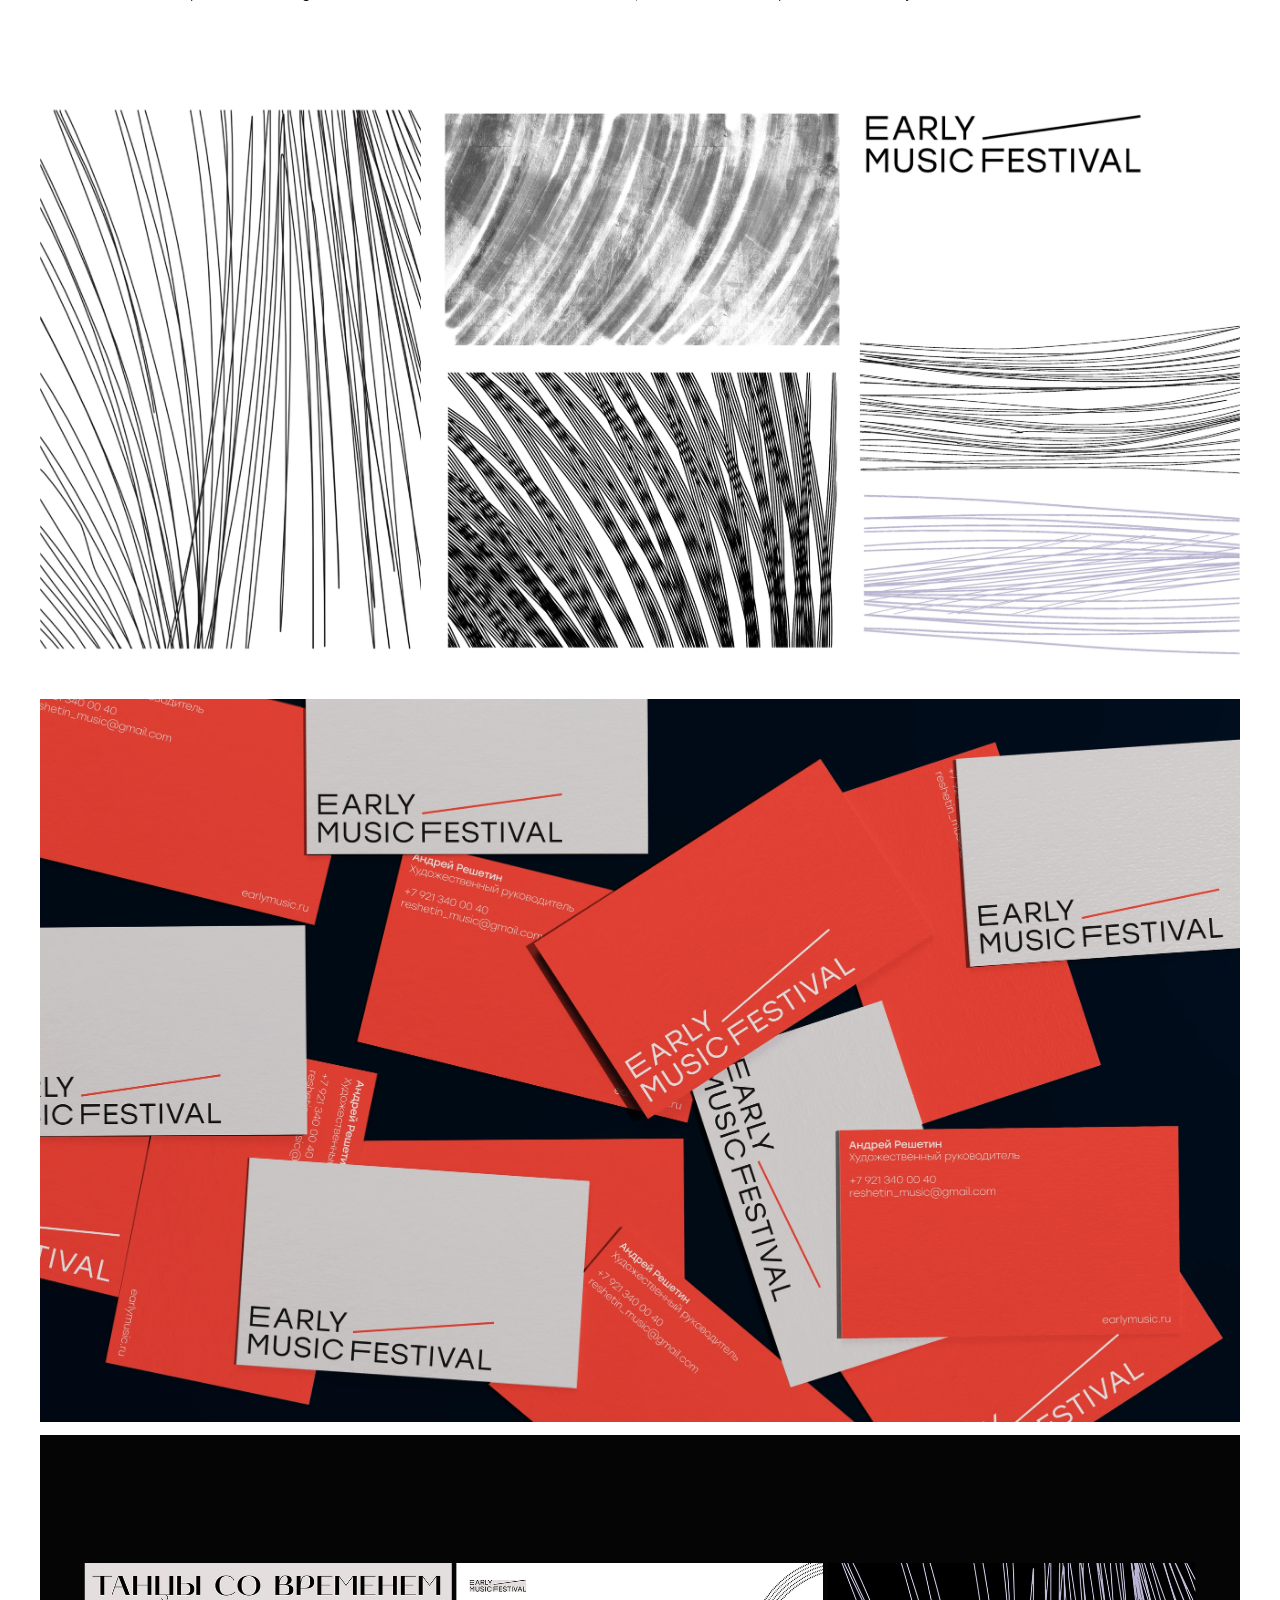
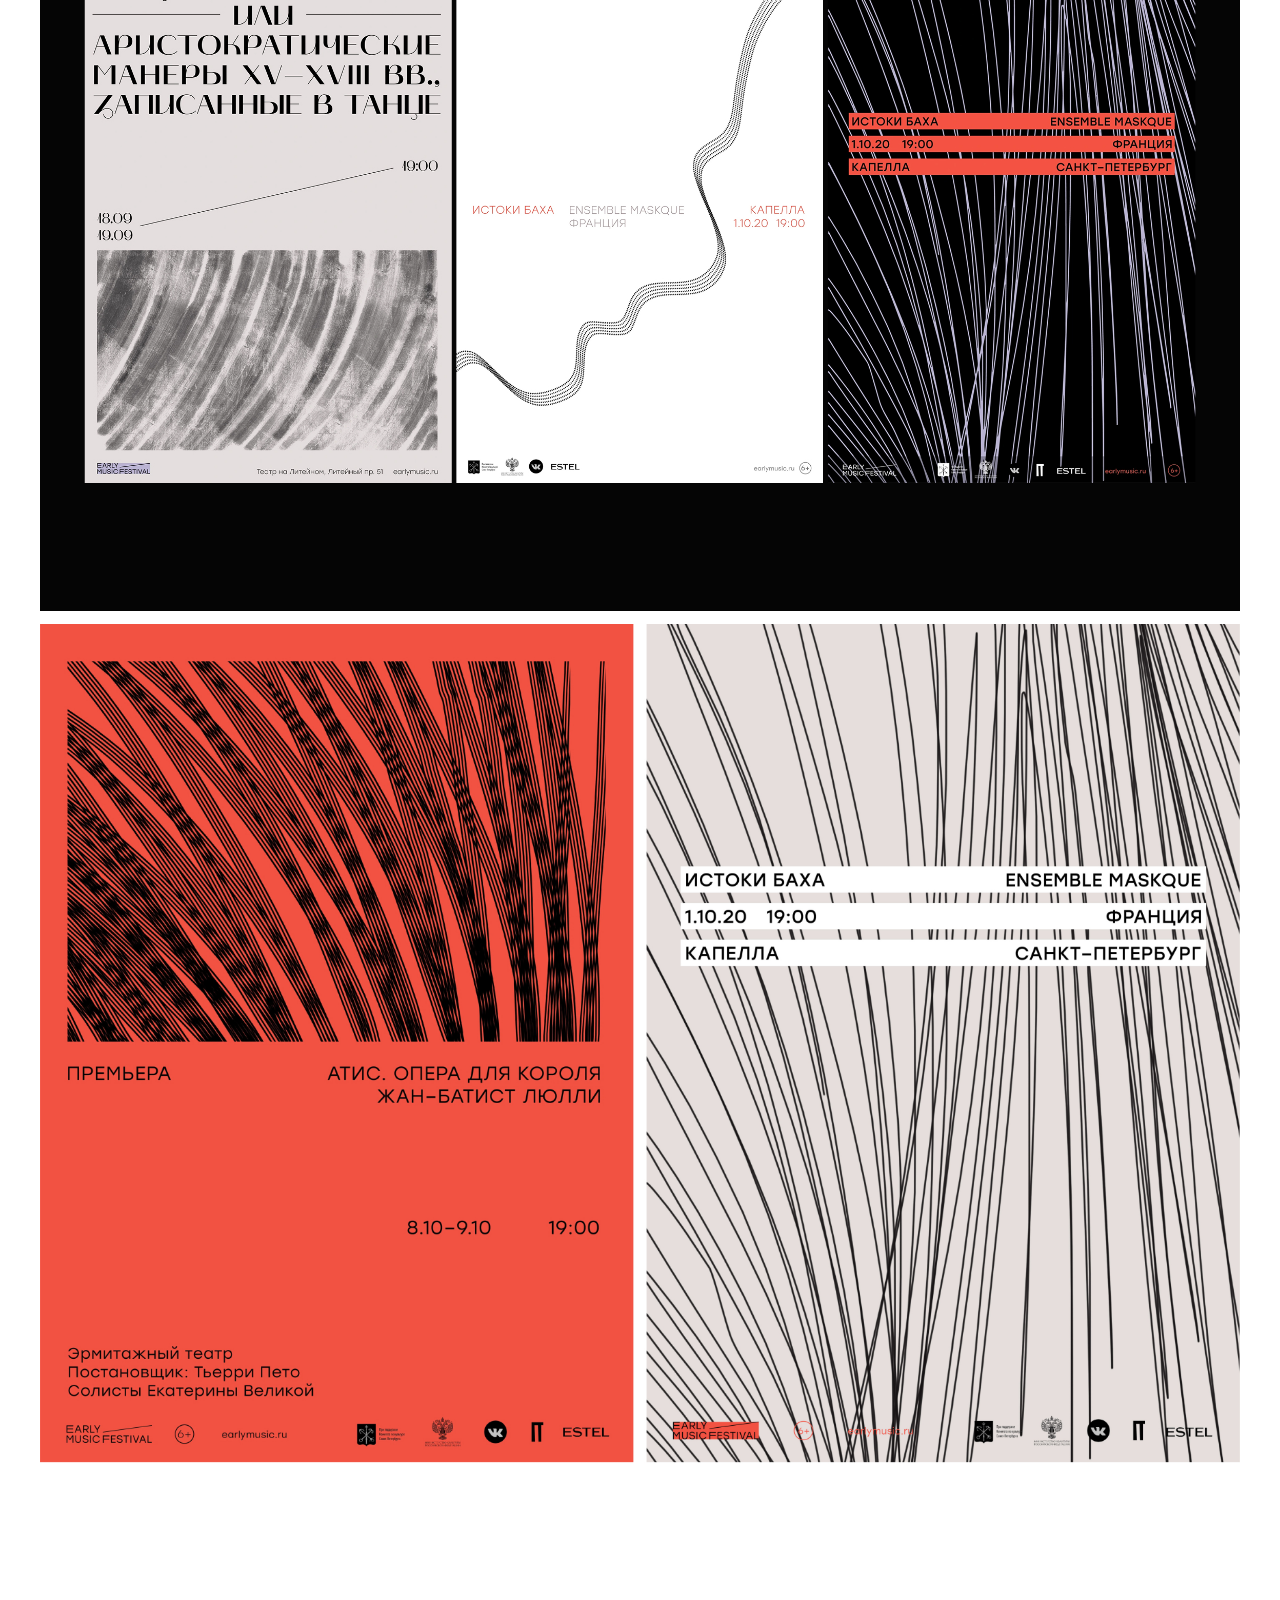
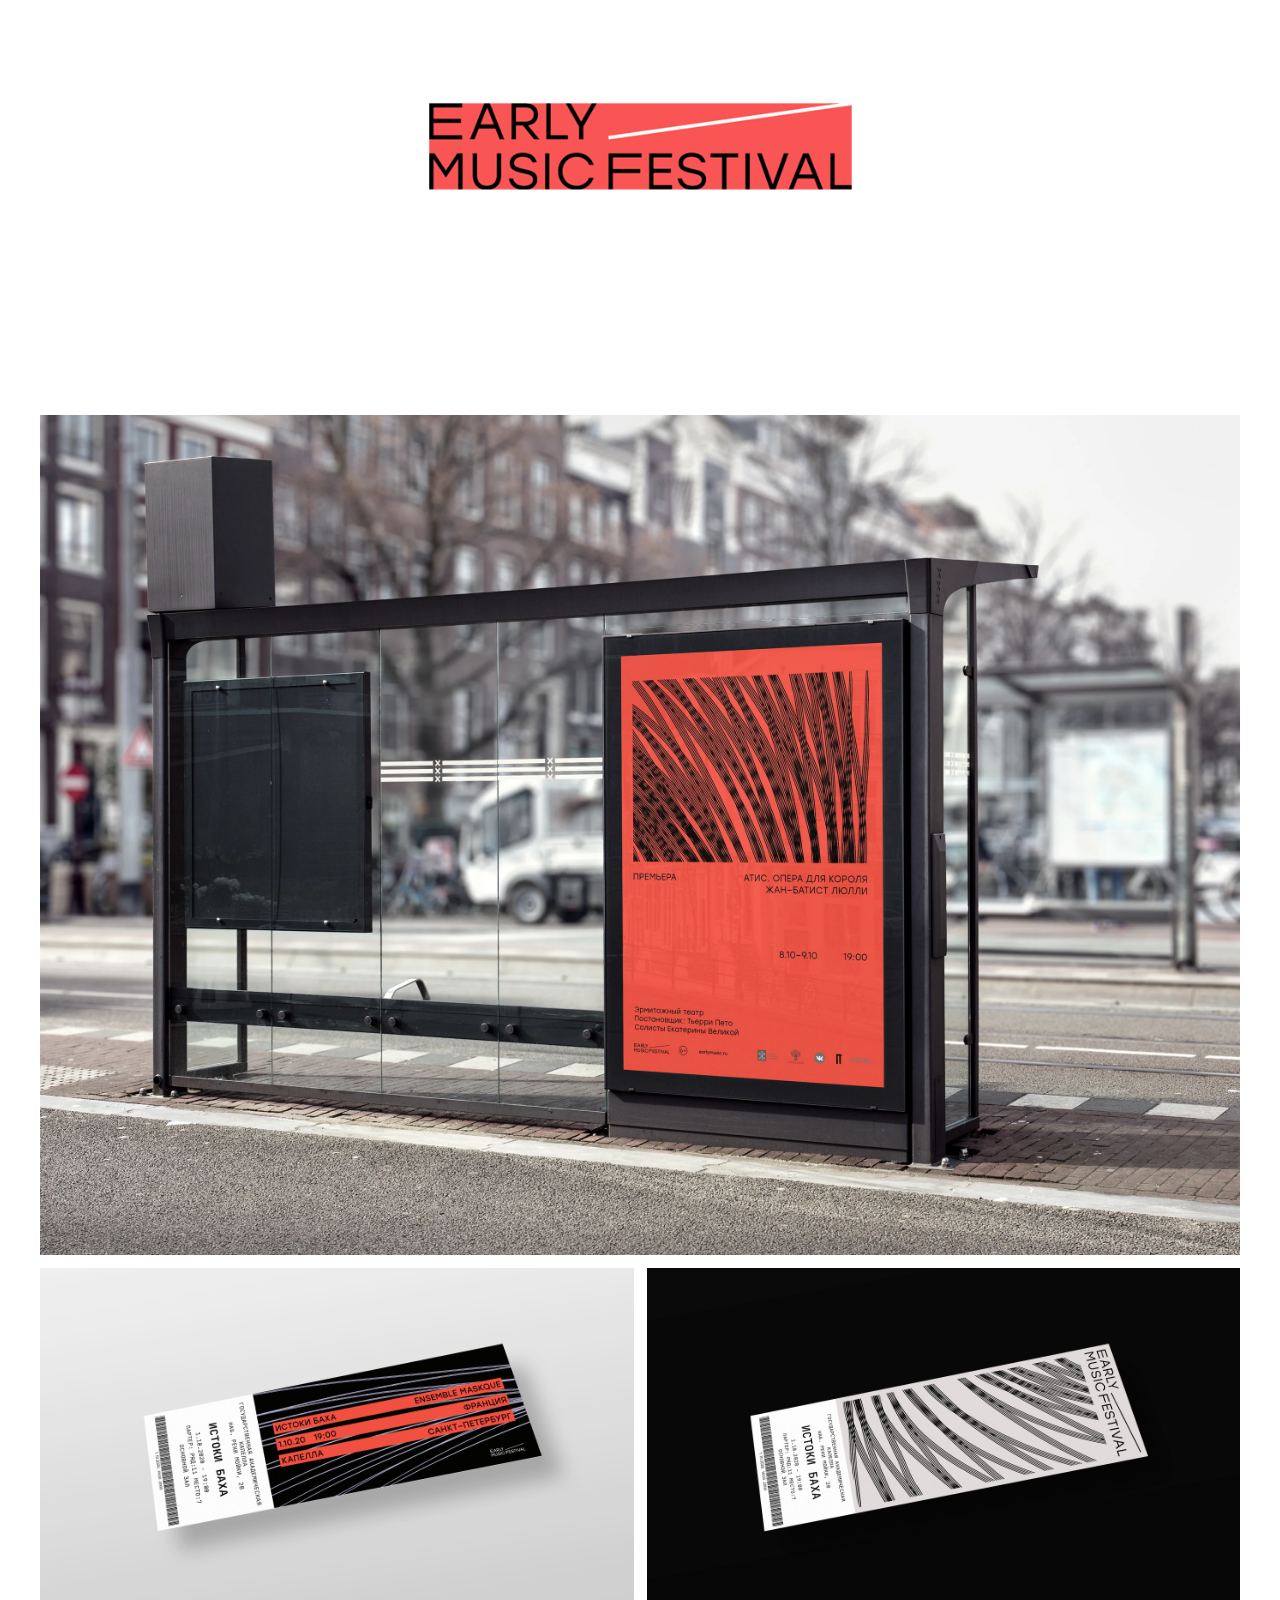
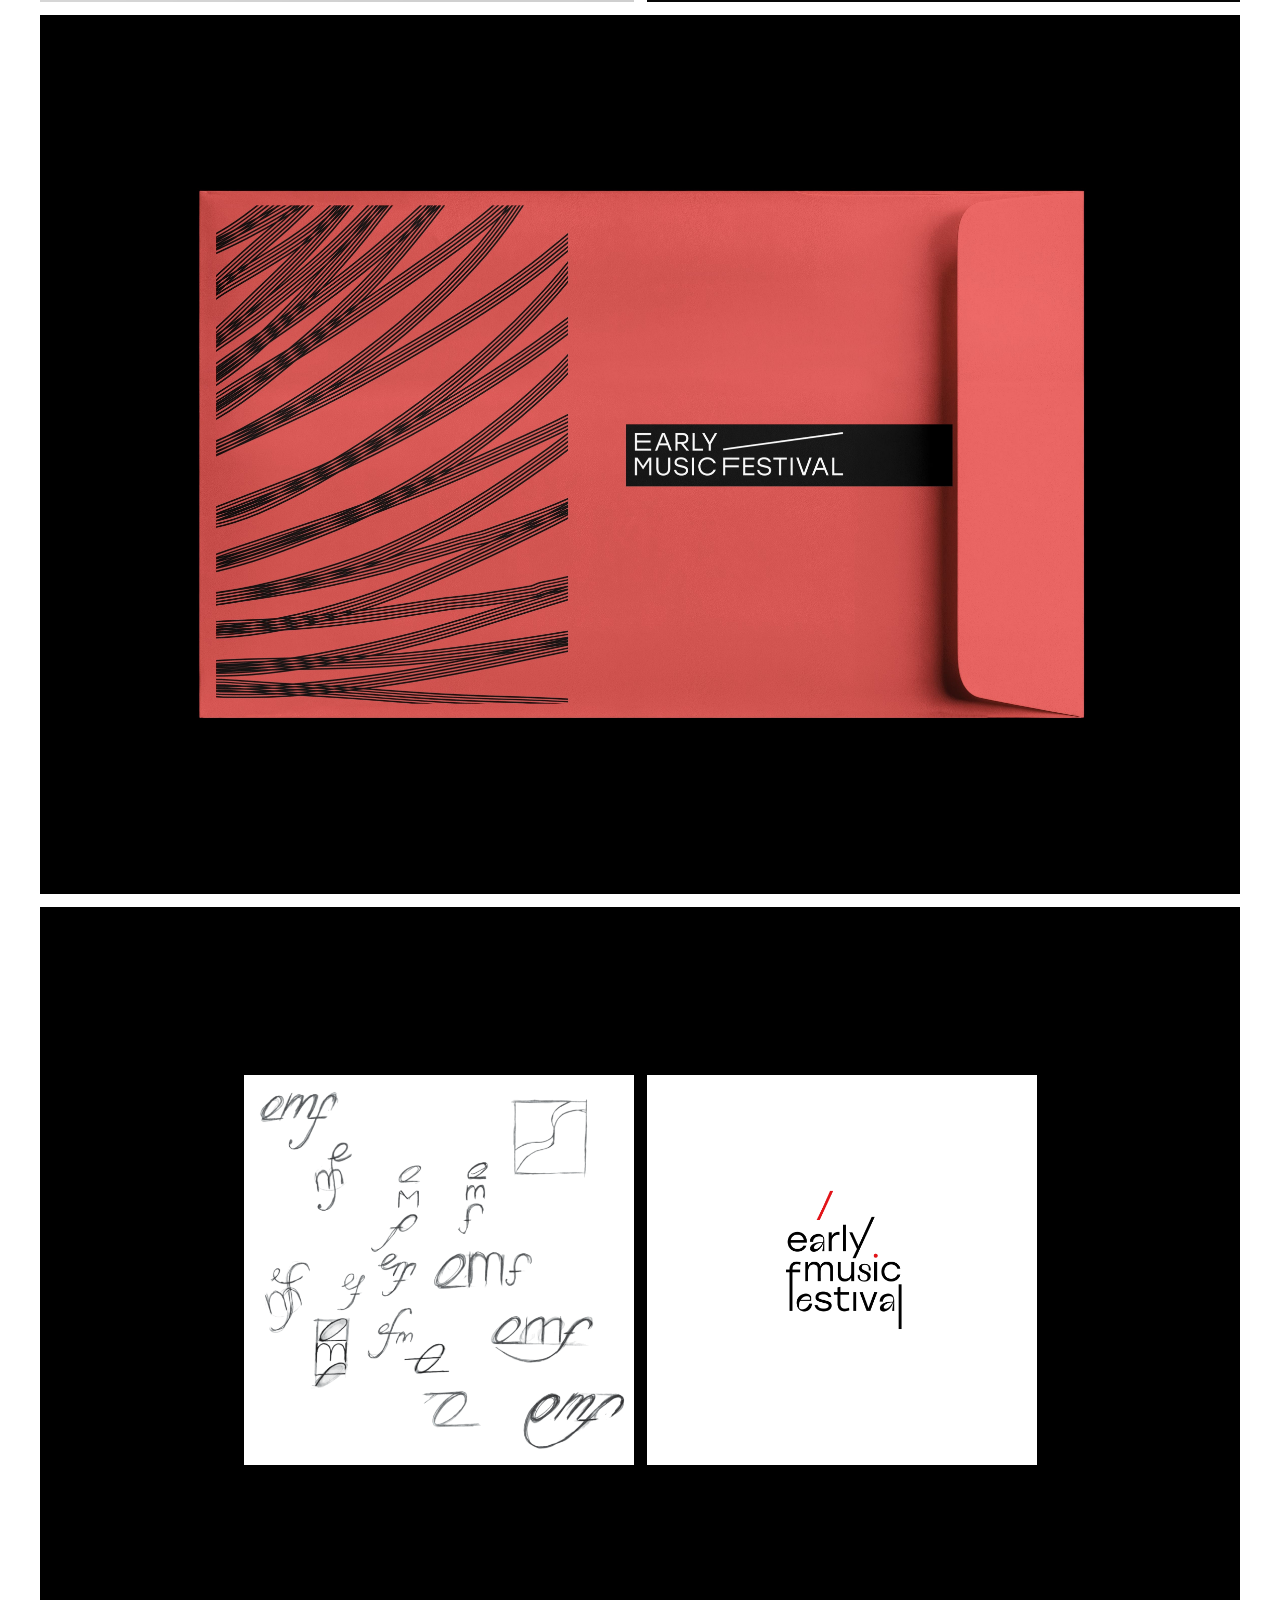
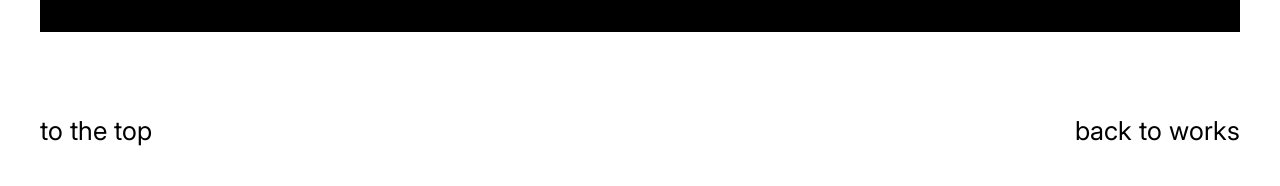
<file: early-music/early_music.html>
<!DOCTYPE html>
<html lang="en">

<head>
    <meta charset="UTF-8">
    <meta name="viewport" content="width=device-width, initial-scale=1.0">
    <title>Early Music Festival</title>
    <link rel="stylesheet" href="./early_music.css">
</head>

<body>
    <header class="header">
        <div class="container">
            <a href="../index.html" class="logo">
           Anastasia Eliseeva
           </a>
        </div>
    </header>
    
  <div class="page">
 
    <div class="intro">
      <h1 class="project-title">Early Music Festival</h1>
      <p class="project-task">Rebranding of Early Music Festival which takes place in Saint-Petersburg every year. It's an international festival presenting baroque, renaissance, medieval and classical music in it's authentic perfomance.</p>
      <div class="intro-rule" aria-hidden="true"></div>
      <div class="intro-meta">
        <div class="intro-meta__block">
          <div>Year 2020</div>
          <div>Study project</div>
        </div>
      </div>
    </div>

    <div class="media-block">
      <img src="./Img_early_music/early_logo_red_01.jpg" alt="">
    </div>
    <div class="media-block">
      <img src="./Img_early_music/hall_music_02.webp" alt="">
    </div>
    <div class="media-block">
      <img src="./Img_early_music/early_logo_black_03.jpg" alt="">
    </div>

    <p class="mid-text">The logo consists of a type block and a diagonal line. The dynamic ascending line refers to the movements of the bow and baton of the conductor and symbolizes the aspiration to the high.</p>

    <div class="media-block">
      <img src="./Img_early_music/logo_milticolor_02.jpg" alt="">
    </div>
    <div class="media-block">
      <img src="./Img_early_music/envelope_poster_05.jpg" alt="">
    </div>

    <p class="mid-text">Identity concept.<br>The graphic elements of the identity are based on the diagonal line found in the festival logo. By transforming a simple stroke into linear patterns and using different thicknesses and directions of these lines, I tried to show the expressiveness and dynamics of the music.</p>

    <div class="media-block">
      <img src="./Img_early_music/pattern_new.jpg" alt="">
    </div>
    <div class="media-block">
      <img src="./Img_early_music/business_cards_07.webp" alt="">
    </div>
    <div class="media-block">
      <img src="./Img_early_music/3posters.jpg" alt="">
    </div>
    <div class="media-block">
      <img src="./Img_early_music/2posters.jpg" alt="">
    </div>
    <div class="media-block">
      <img src="./Img_early_music/logo_gif.gif" alt="">
    </div>
    <div class="media-block">
      <img src="./Img_early_music/busstop.webp" alt="">
    </div>
    <div class="ticket-row">
      <img src="./Img_early_music/red_ticket.jpg" alt="">
      <img src="./Img_early_music/black_ticket.jpg" alt="">
    </div>
    <div class="media-block">
      <img src="./Img_early_music/envelope.jpg" alt="">
    </div>
    <div class="gif-stage">
      <div class="gif-stage__row">
        <img src="./Img_early_music/gif_search_01.gif" alt="">
        <img src="./Img_early_music/logos_sketches_02.gif" alt="">
      </div>
    </div>

    <footer class="site-footer">
      <button type="button" class="site-footer__link" onclick="window.scrollTo({top: 0, behavior: 'smooth'})">to the top</button>
      <a class="site-footer__link" href="../index.html">back to works</a>
    </footer>
 
  </div>
 
</body>
</html>
</file>
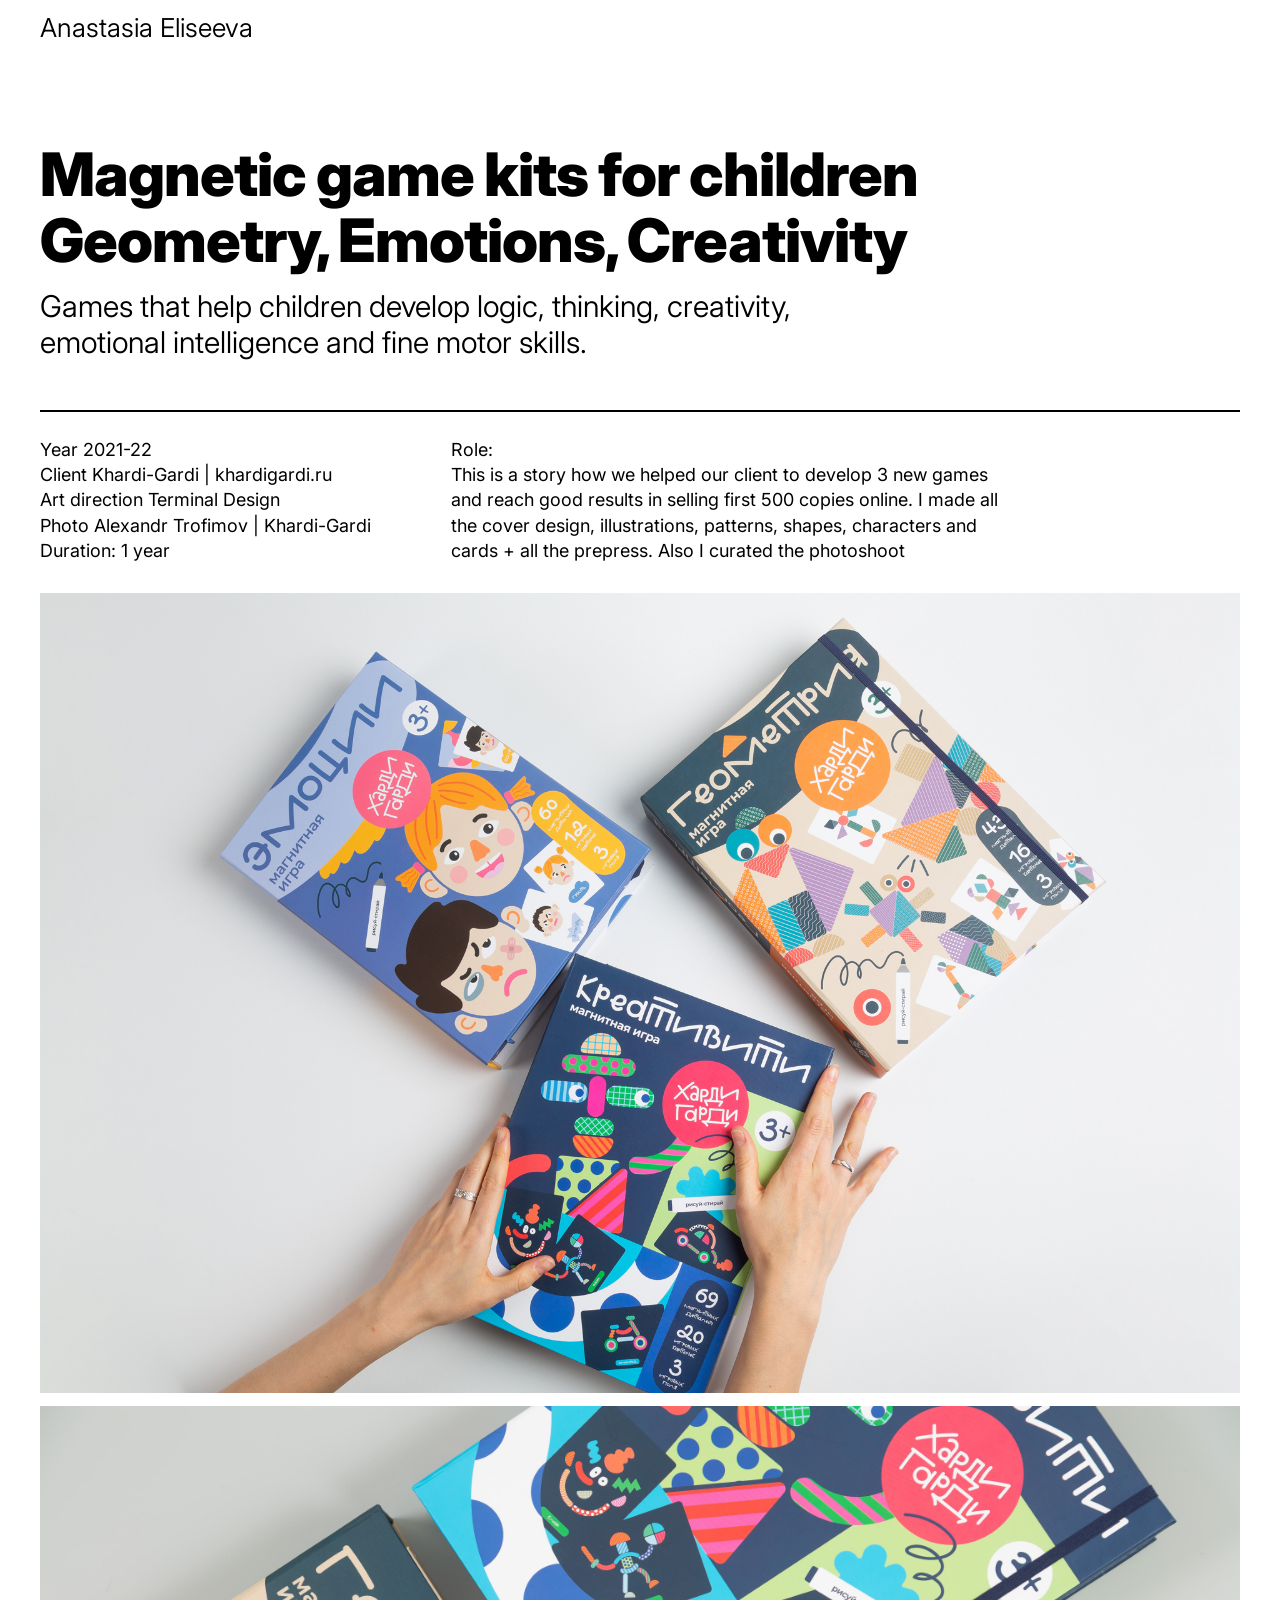
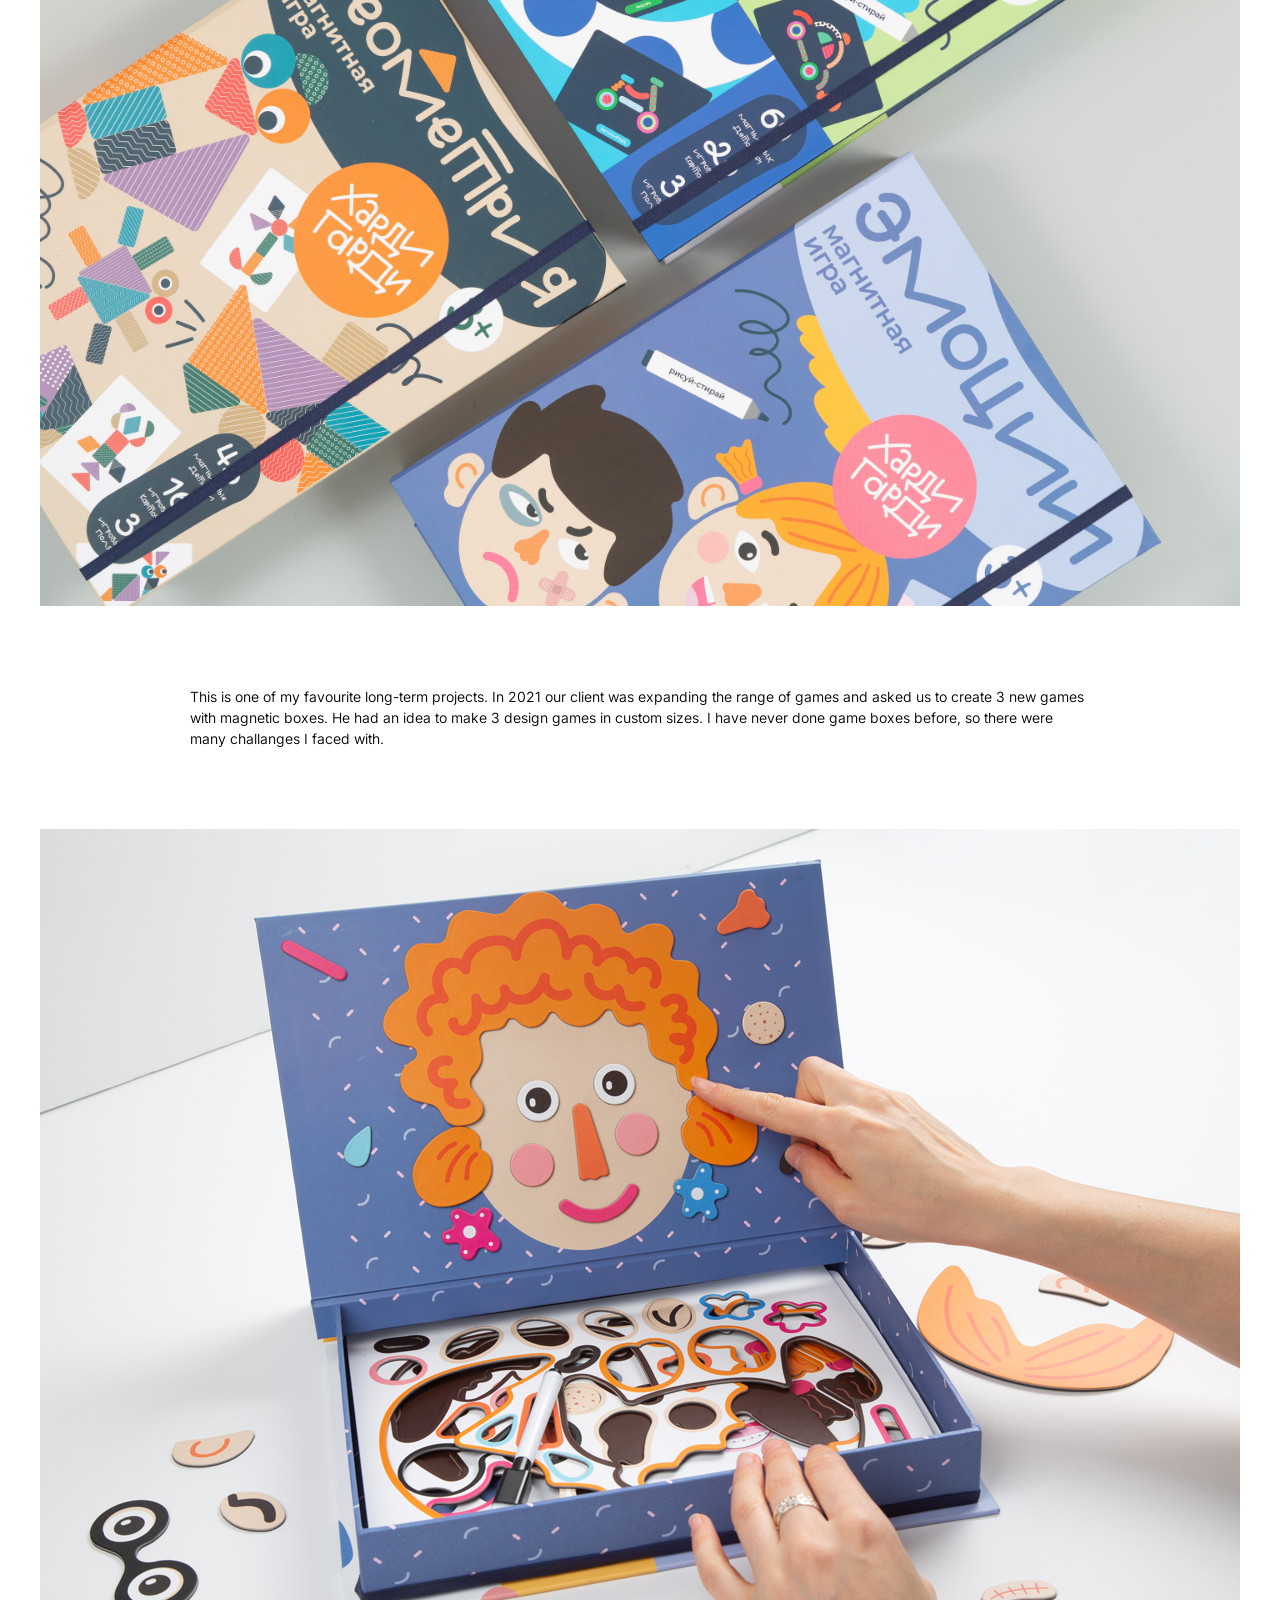
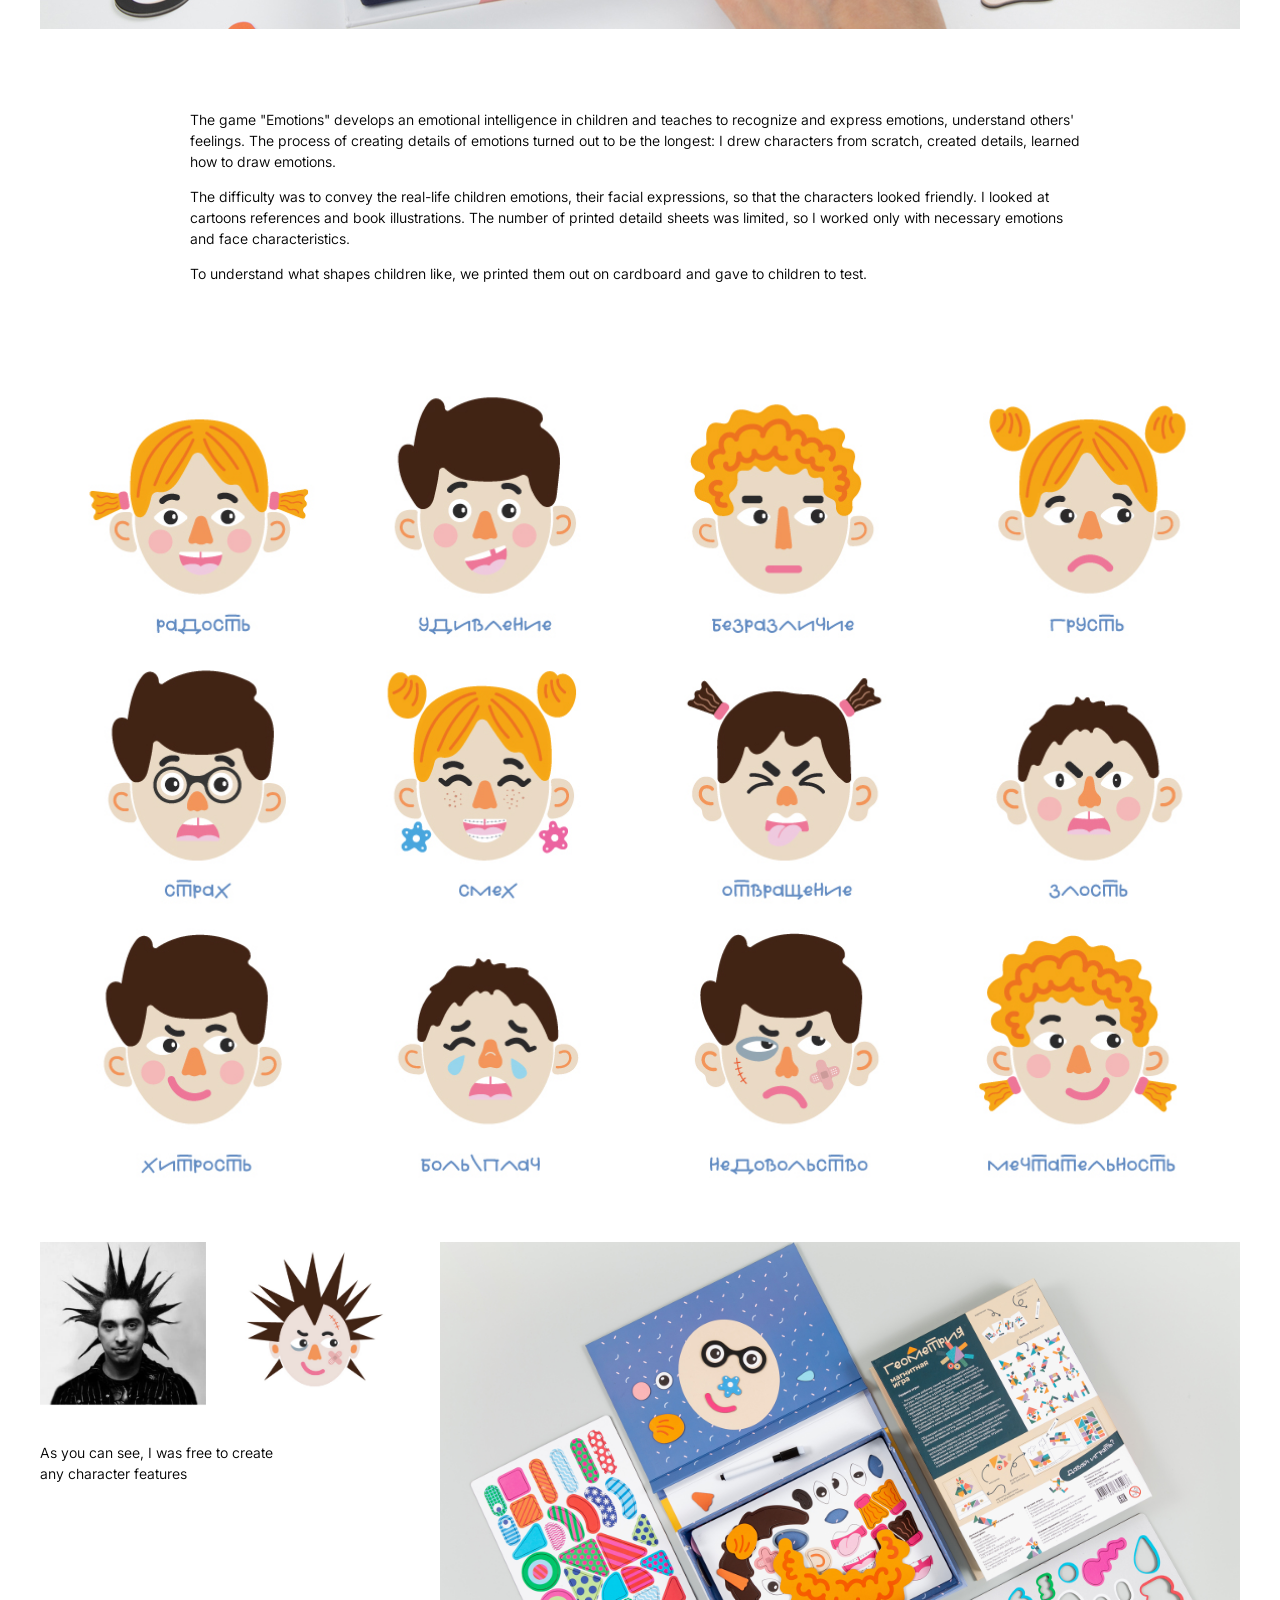
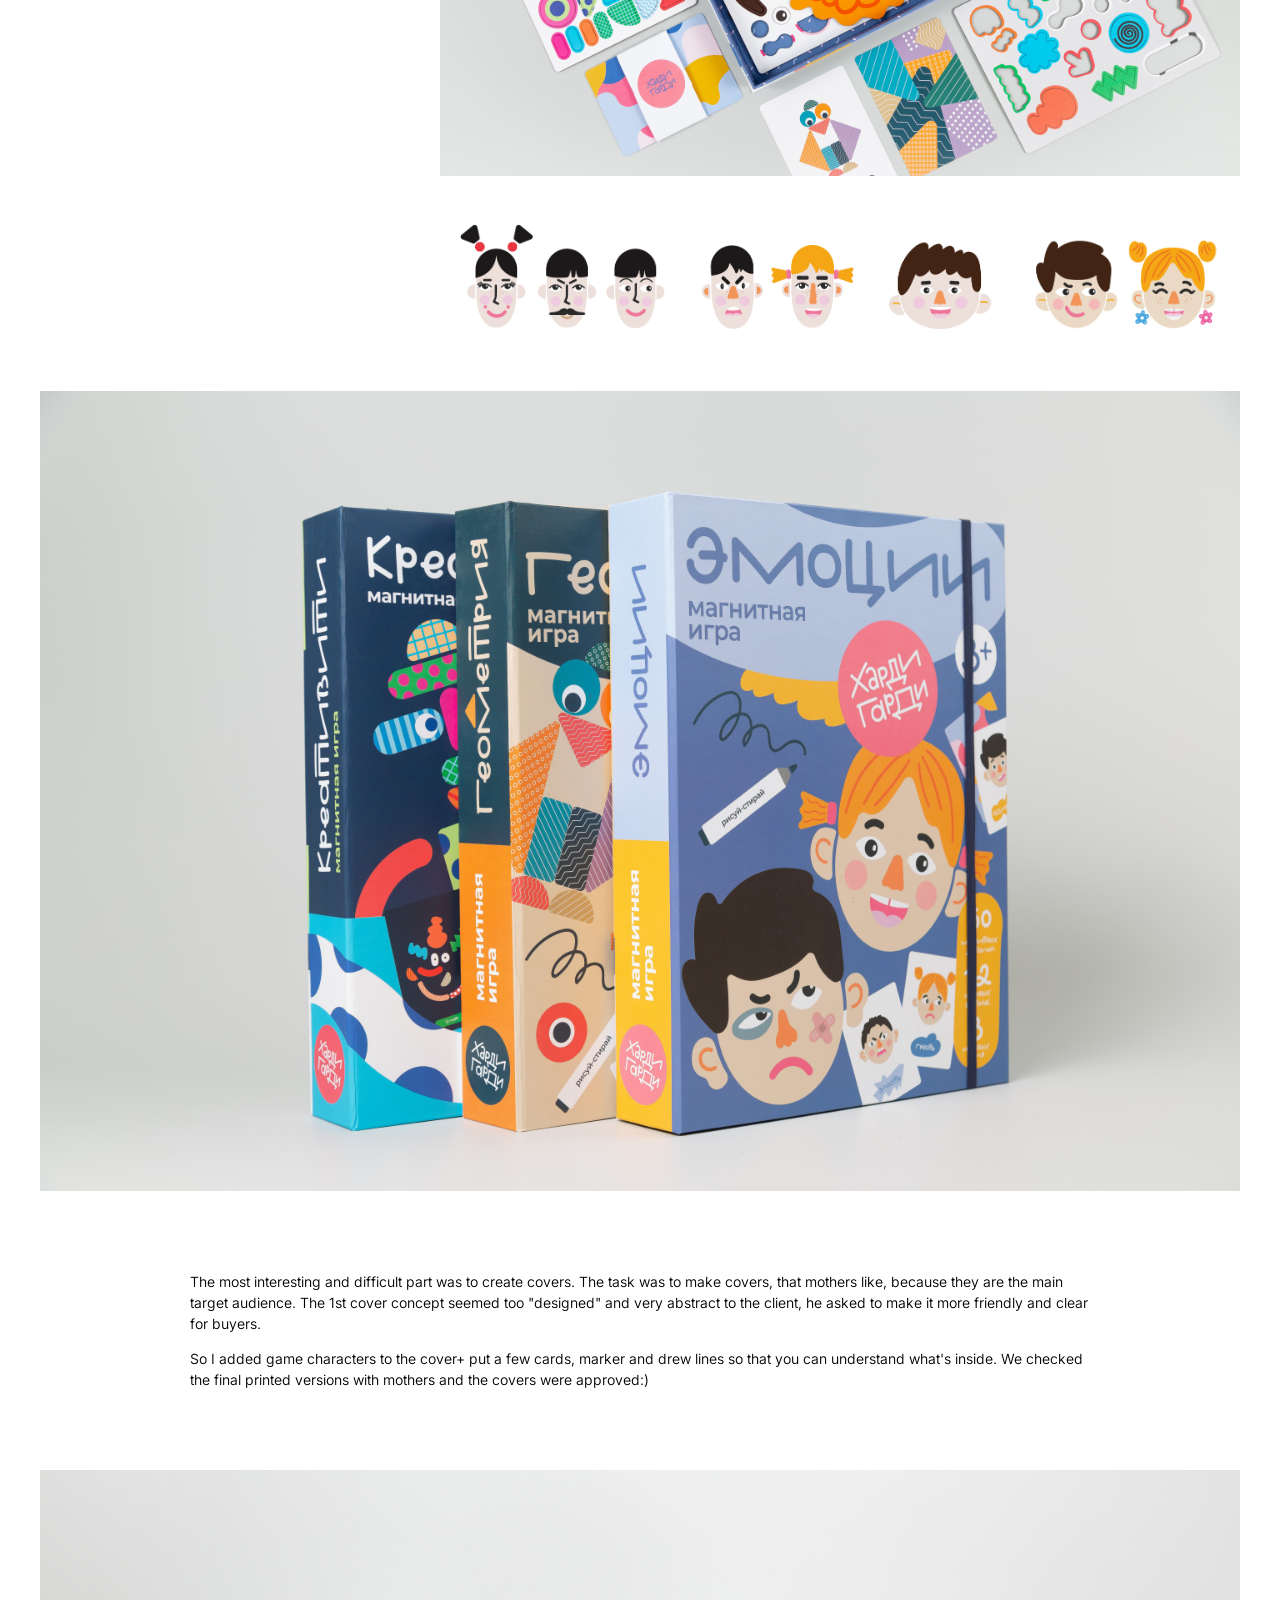
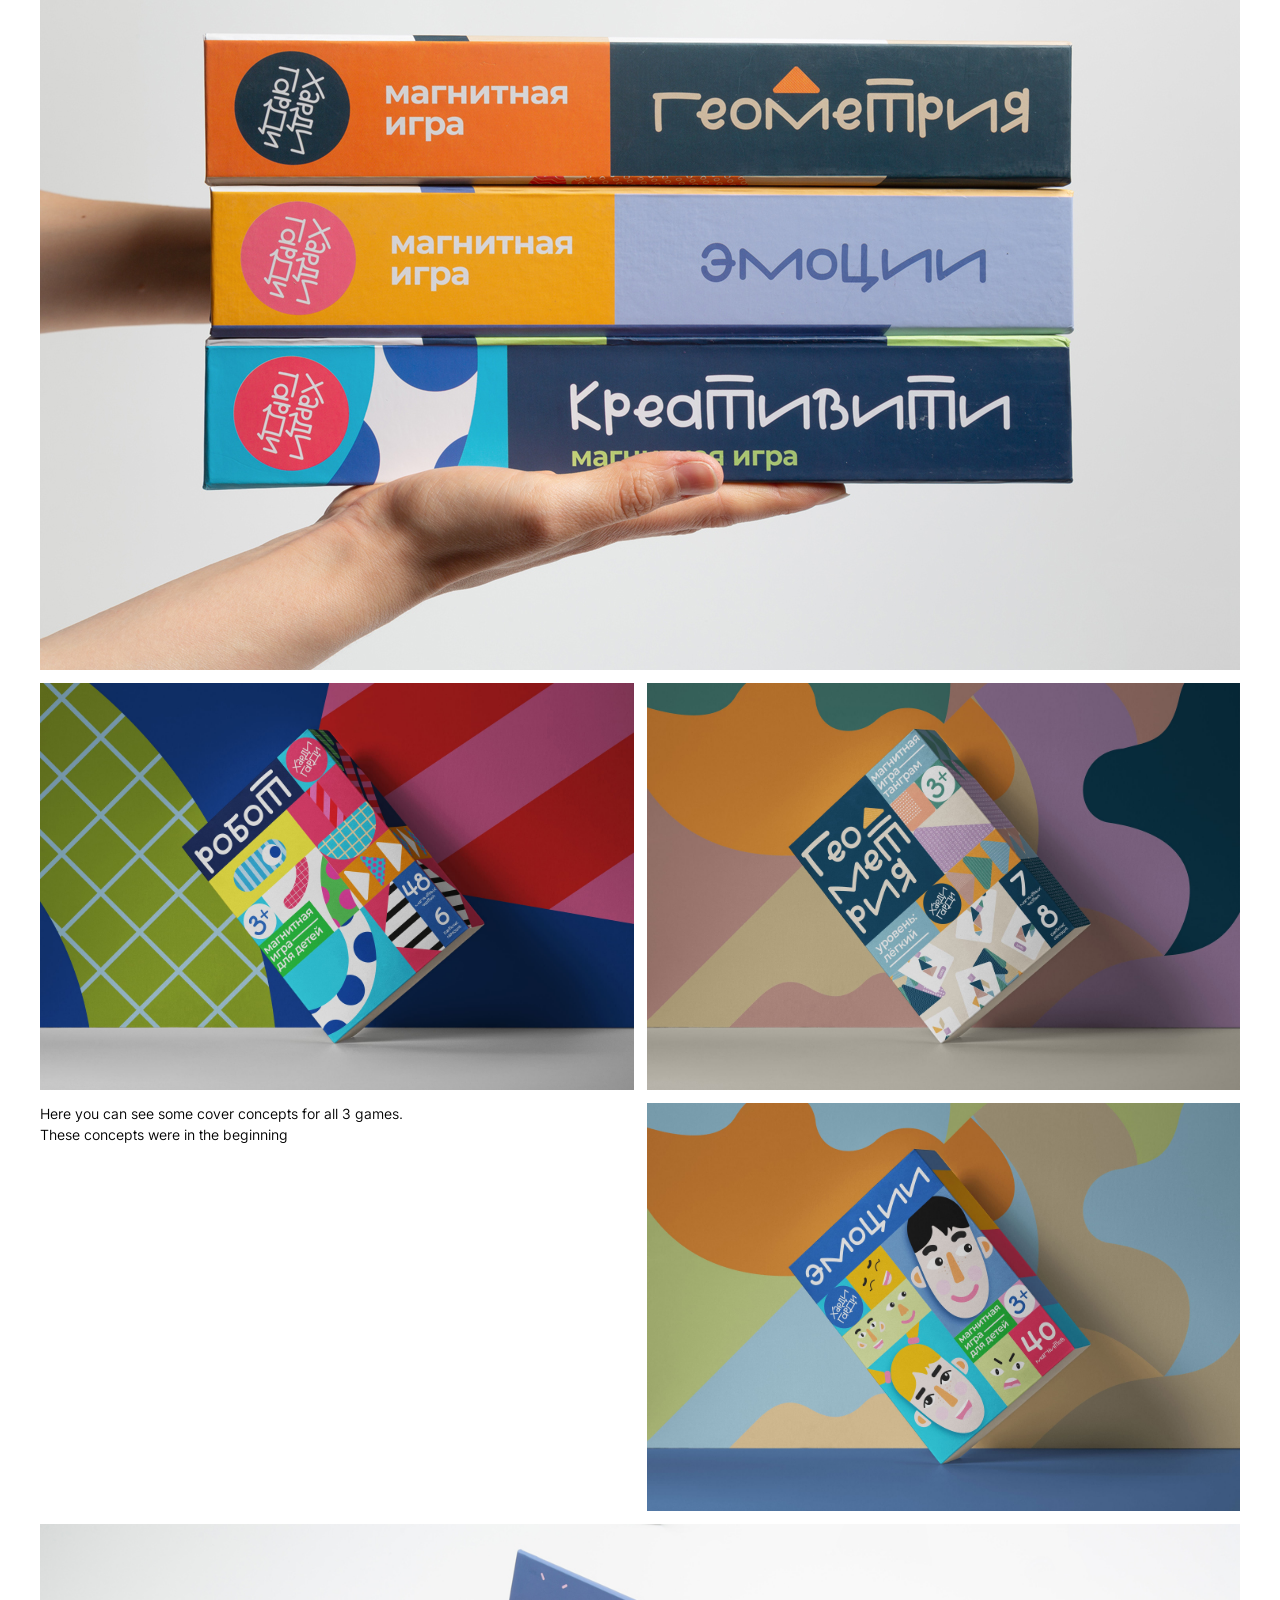
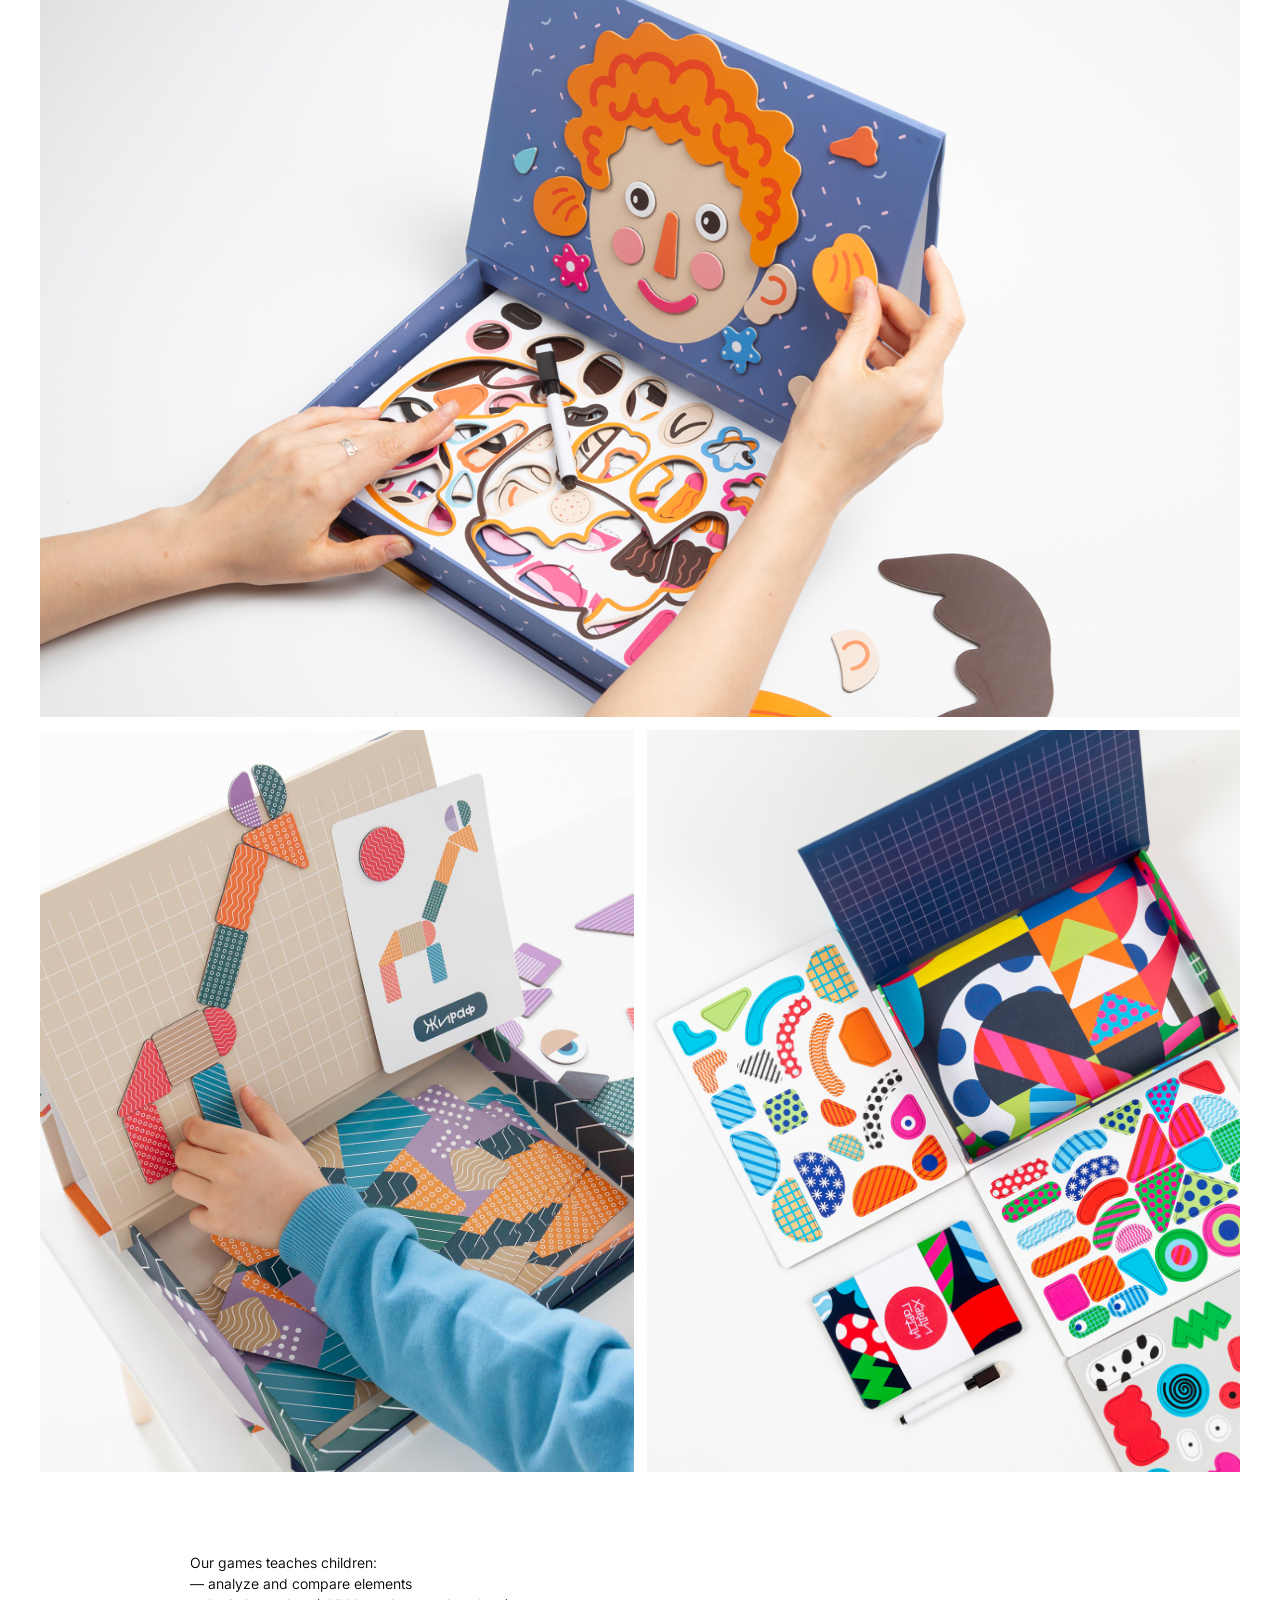
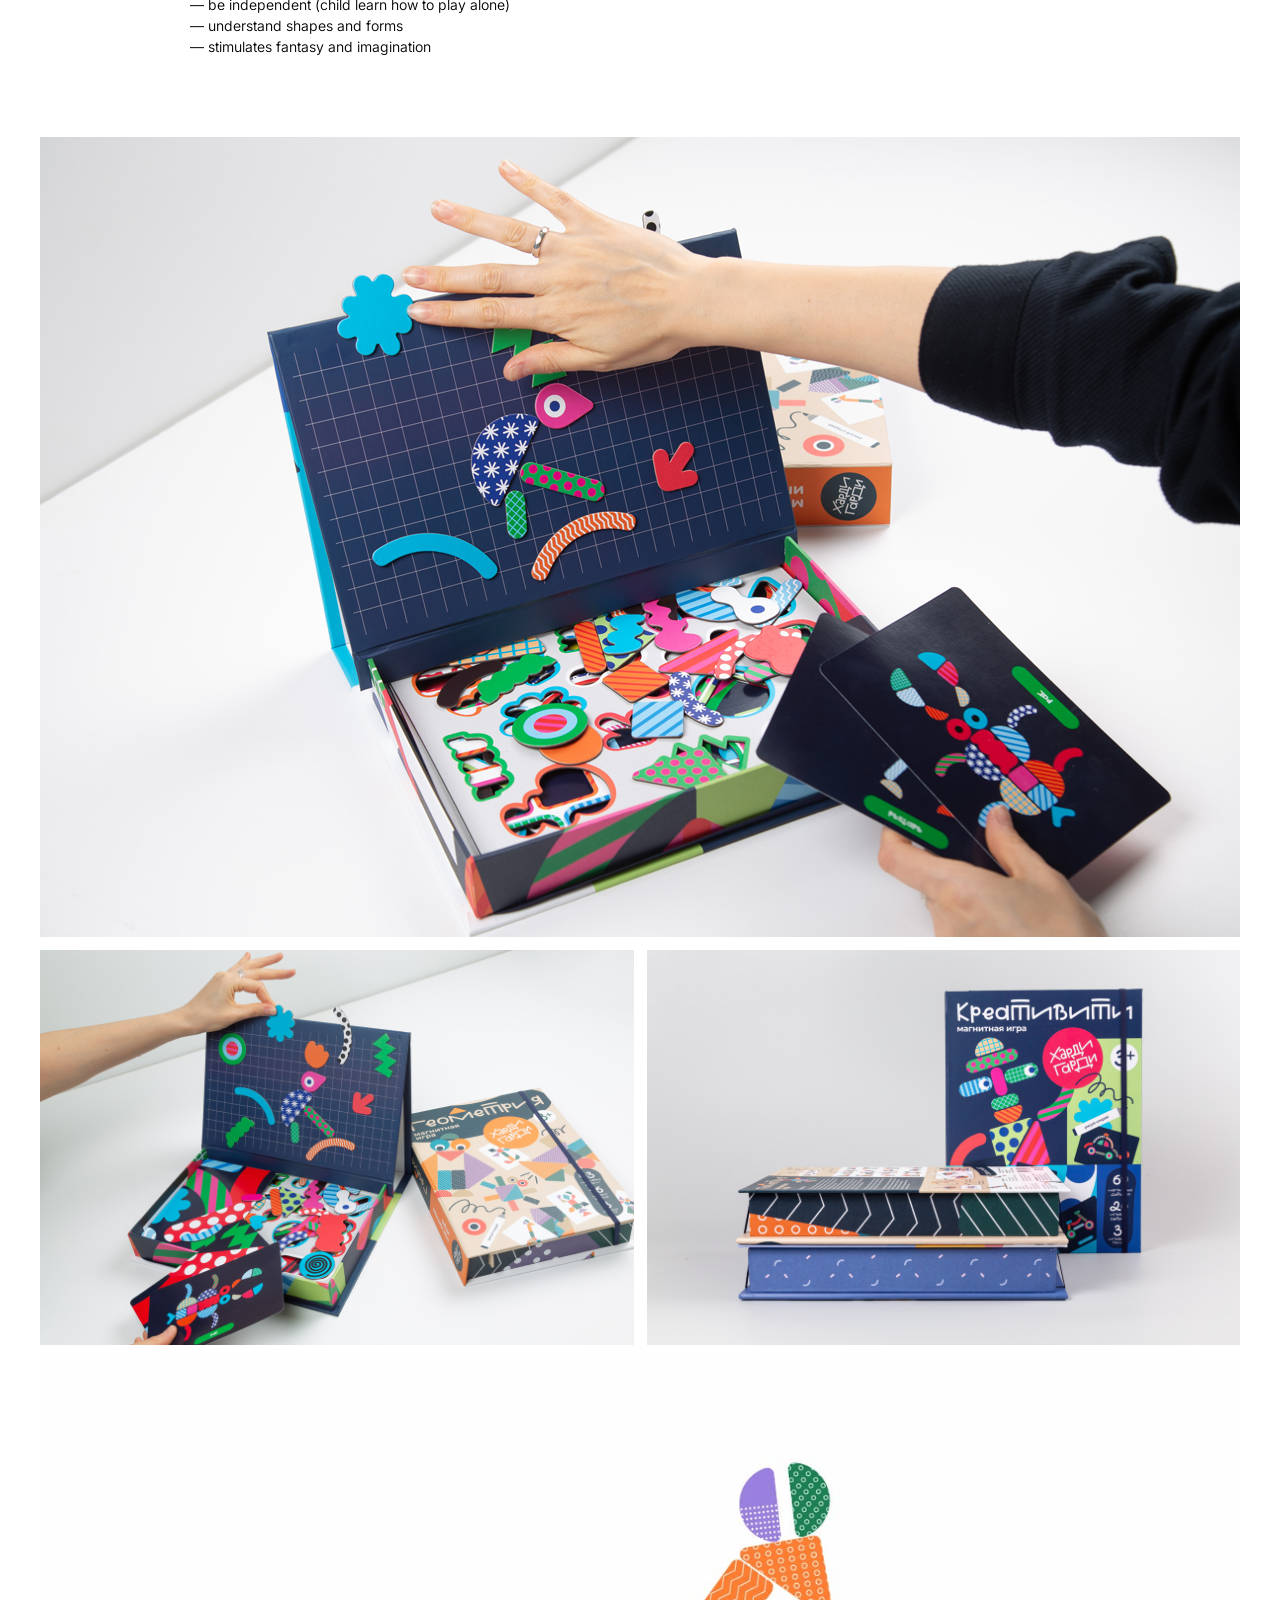
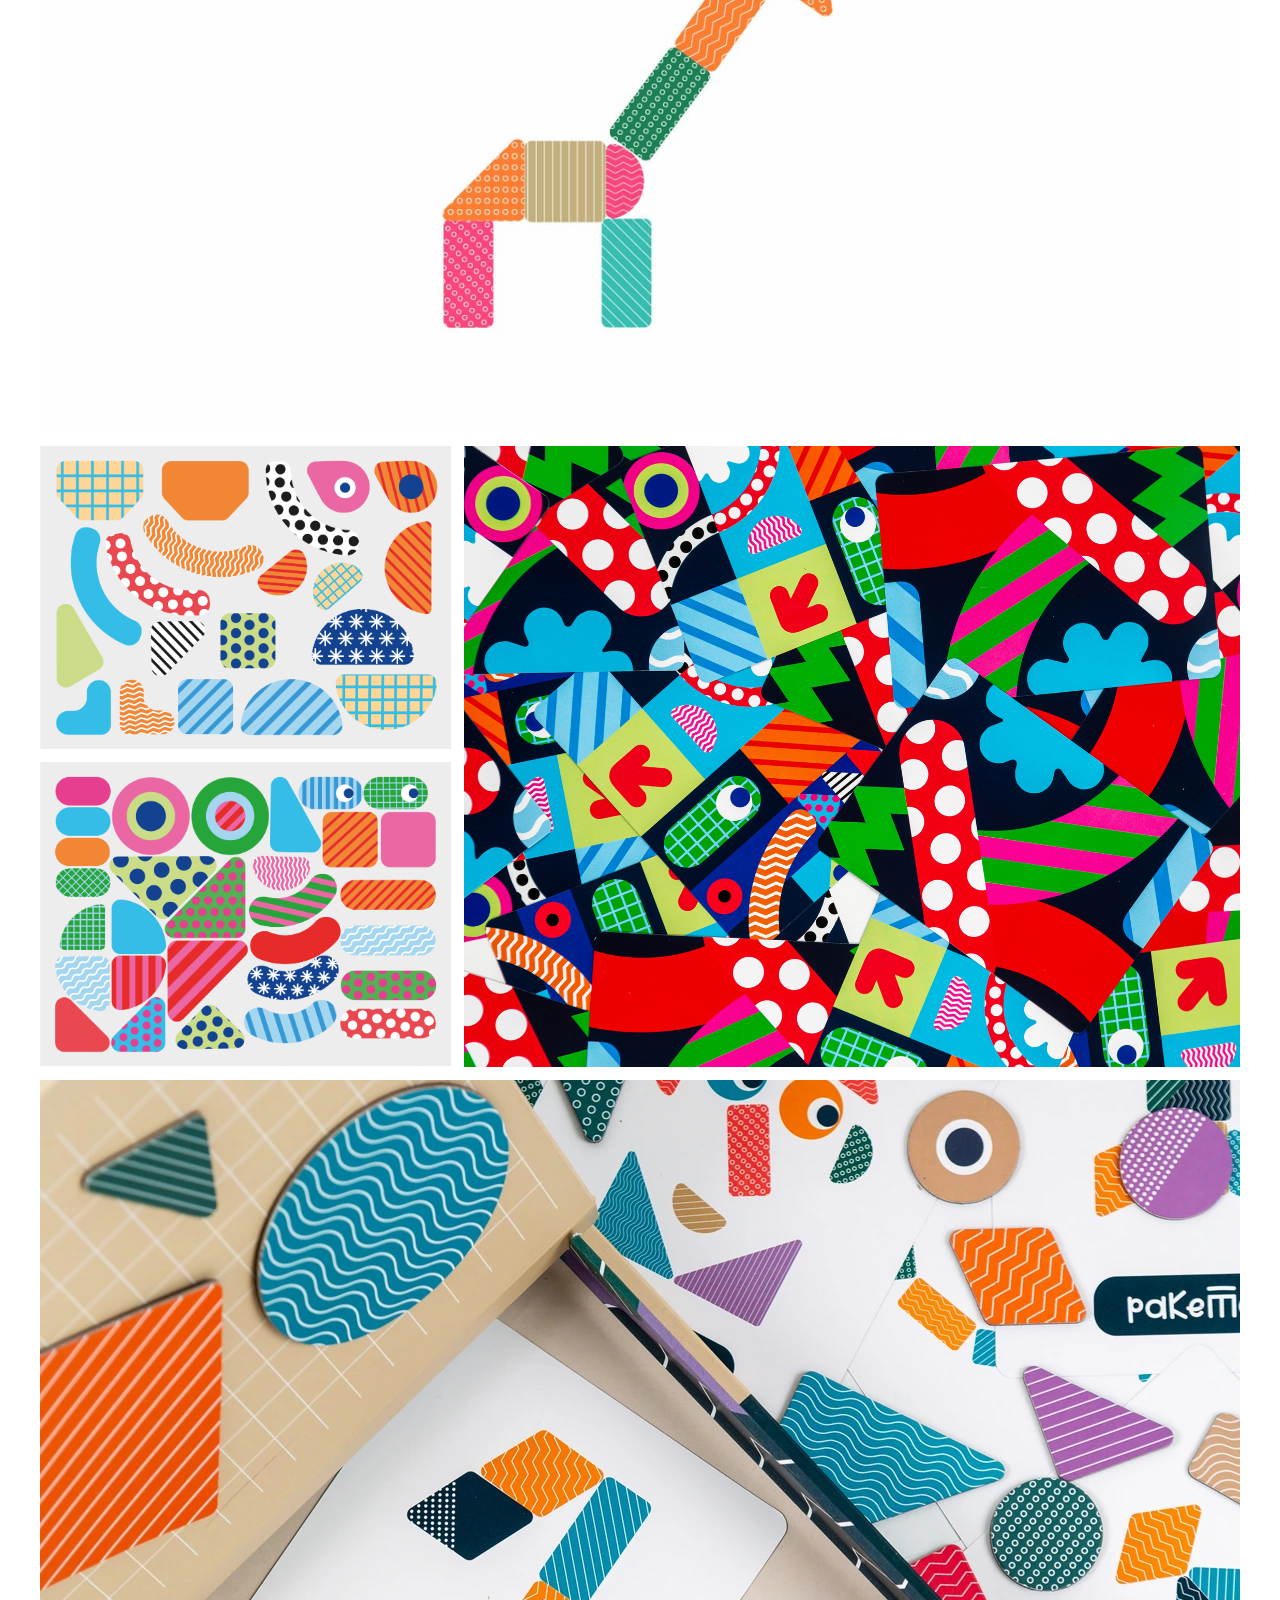
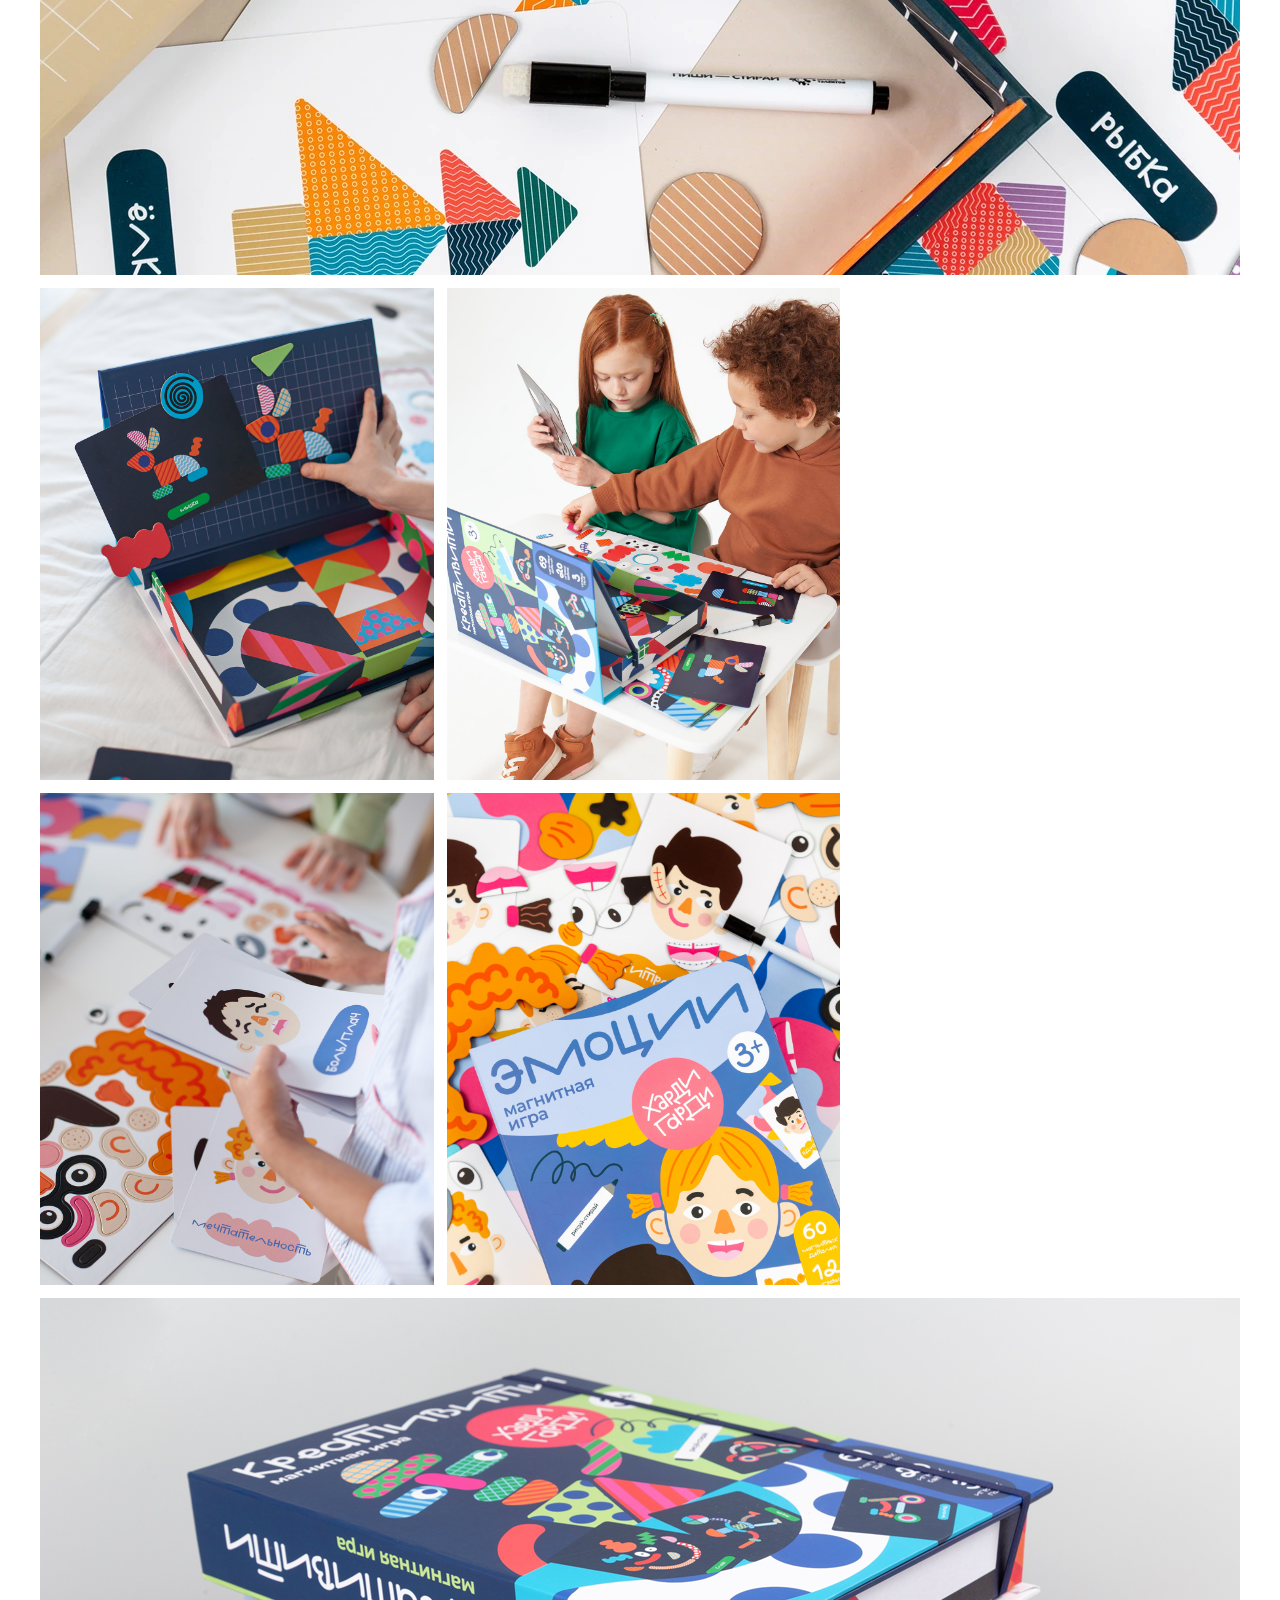
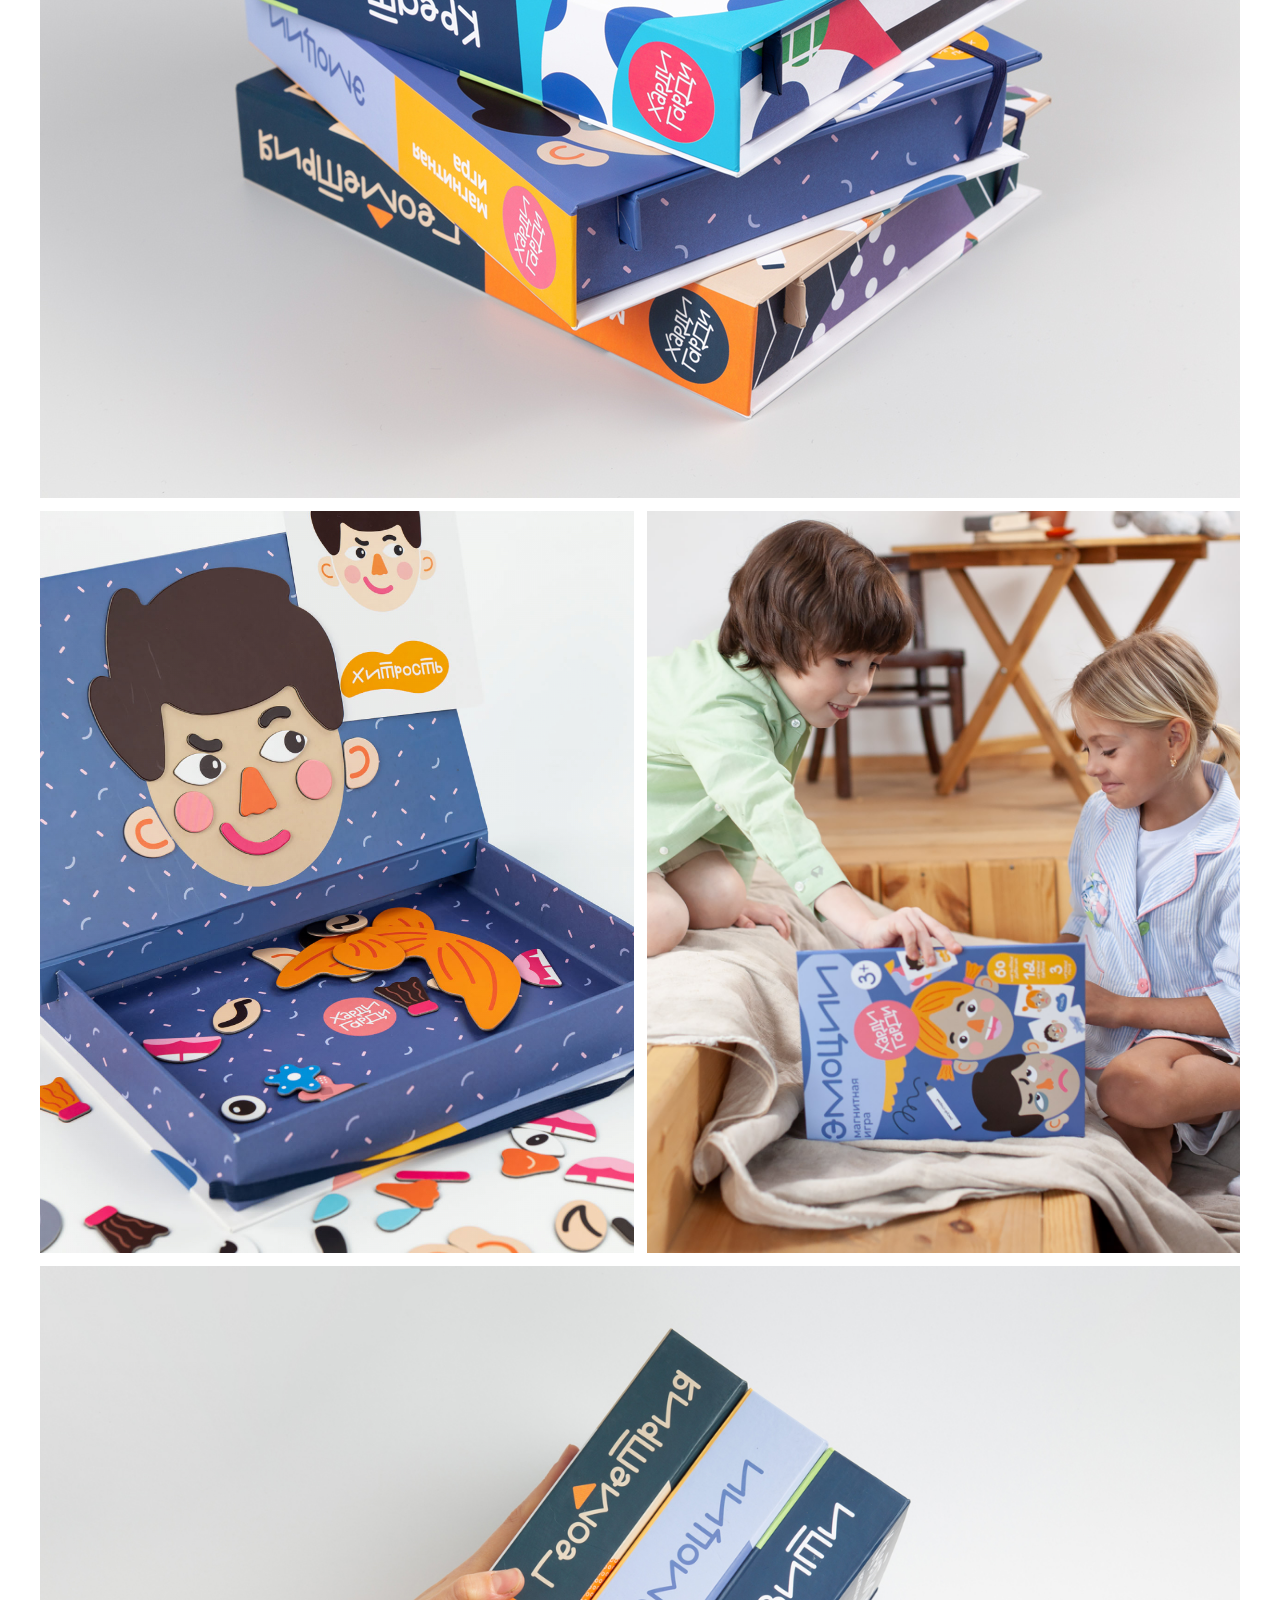
<file: Magnetic kits/magnetic.html>
<!DOCTYPE html>
<html lang="en">

<head>
    <meta charset="UTF-8">
    <meta name="viewport" content="width=device-width, initial-scale=1.0">
    <title>Magnetic game kits for children</title>
    <link rel="stylesheet" href="./magnetic.css">
</head>

<body>
    <header class="header">
        <div class="container">
            <a href="../Main page/index.html" class="logo">
           Anastasia Eliseeva
           </a>
        </div>
    </header>
    
  <div class="page">
 
    <div class="intro">
      <h1 class="project-title">Magnetic game kits for children<br>Geometry, Emotions, Creativity</h1>
      <p class="project-task">Games that help children develop logic, thinking, creativity, emotional intelligence and fine motor skills.</p>
      <div class="intro-rule" aria-hidden="true"></div>
      <div class="intro-meta">
        <div class="intro-meta__block">
          <div>Year 2021-22</div>
          <div>Client Khardi-Gardi | <a href="https://khardigardi.ru/catalog/magnitnye_boksy/magnitnaya_igra_kreativiti/" target="_blank" rel="noopener noreferrer">khardigardi.ru</a></div>
          <div>Art direction Terminal Design</div>
          <div>Photo Alexandr Trofimov | Khardi-Gardi</div>
          <div>Duration: 1 year</div>
        </div>
        <div class="intro-meta__block">
          <div>Role:</div>
          <div class="intro-meta__value">This is a story how we helped our client to develop 3 new games and reach good results in selling first 500 copies online. I made all the cover design, illustrations, patterns, shapes, characters and cards + all the prepress. Also I curated the photoshoot</div>
        </div>
      </div>
    </div>

    <div class="media-block">
      <img src="./Img_magnetic_kits/01.jpg" alt="">
    </div>
    <div class="media-block">
      <img src="./Img_magnetic_kits/new_0202.jpg" alt="">
    </div>
    <p class="mid-text">This is one of my favourite long-term projects. In 2021 our client was expanding the range of games and asked us to create 3 new games with magnetic boxes. He had an idea to make 3 design games in custom sizes. I have never done game boxes before, so there were many challanges I faced with.</p>
    <div class="media-block">
      <img src="./Img_magnetic_kits/03.jpg" alt="">
    </div>
    <div class="mid-text">
      <p>The game "Emotions" develops an emotional intelligence in children and teaches to recognize and express emotions, understand others' feelings. The process of creating details of emotions turned out to be the longest: I drew characters from scratch, created details, learned how to draw emotions.</p>
      <p>The difficulty was to convey the real-life children emotions, their facial expressions, so that the characters looked friendly. I looked at cartoons references and book illustrations. The number of printed detaild sheets was limited, so I worked only with necessary emotions and face characteristics.</p>
      <p>To understand what shapes children like, we printed them out on cardboard and gave to children to test.</p>
    </div>
    <div class="media-block media-block--after-04">
      <img src="./Img_magnetic_kits/04.jpg" alt="">
    </div>
    <div class="split-800">
      <div class="split-800__aside">
        <img class="split-800__left" src="./Img_magnetic_kits/05.jpg" alt="">
        <p class="split-800__caption">As you can see, I was free to create<br>any character features</p>
      </div>
      <div class="split-800__stack">
        <img class="split-800__right" src="./Img_magnetic_kits/06.jpg" alt="">
        <img class="split-800__right split-800__07" src="./Img_magnetic_kits/07.jpg" alt="">
      </div>
    </div>
    <div class="media-block">
      <img src="./Img_magnetic_kits/08.jpg" alt="">
    </div>
    <div class="mid-text">
      <p>The most interesting and difficult part was to create covers. The task was to make covers, that mothers like, because they are the main target audience. The 1st cover concept seemed too "designed" and very abstract to the client, he asked to make it more friendly and clear for buyers.</p>
      <p>So I added game characters to the cover+ put a few cards, marker and drew lines so that you can understand what's inside. We checked the final printed versions with mothers and the covers were approved:)</p>
    </div>
    <div class="media-block">
      <img src="./Img_magnetic_kits/09.jpg" alt="">
    </div>
    <div class="cover-grid">
      <img class="cover-grid__10" src="./Img_magnetic_kits/10.jpg" alt="">
      <img class="cover-grid__11" src="./Img_magnetic_kits/11.jpg" alt="">
      <p class="cover-grid__caption">Here you can see some cover concepts for all 3 games.<br>These concepts were in the beginning</p>
      <img class="cover-grid__12" src="./Img_magnetic_kits/12.jpg" alt="">
    </div>
    <div class="media-block">
      <img src="./Img_magnetic_kits/27.jpg" alt="">
    </div>
    <div class="photo-pair">
      <img src="./Img_magnetic_kits/13.jpg" alt="">
      <img src="./Img_magnetic_kits/14.jpg" alt="">
    </div>
    <p class="mid-text">Our games teaches children:<br>— analyze and compare elements<br>— be independent (child learn how to play alone)<br>— understand shapes and forms<br>— stimulates fantasy and imagination</p>
    <div class="media-block">
      <img src="./Img_magnetic_kits/15.jpg" alt="">
    </div>
    <div class="photo-pair">
      <img src="./Img_magnetic_kits/16.jpg" alt="">
      <img src="./Img_magnetic_kits/17.jpg" alt="">
    </div>
    <div class="media-block">
      <img src="./Img_magnetic_kits/18.gif" alt="">
    </div>
    <div class="mosaic-shapes">
      <div class="mosaic-shapes__stack">
        <img src="./Img_magnetic_kits/19.png" alt="">
        <img src="./Img_magnetic_kits/20.png" alt="">
      </div>
      <img class="mosaic-shapes__span" src="./Img_magnetic_kits/21.jpg" alt="">
    </div>
    <div class="media-block">
      <img src="./Img_magnetic_kits/geometry_02.webp" alt="">
    </div>
    <div class="photo-grid-23">
      <img src="./Img_magnetic_kits/23.jpg" alt="">
      <img src="./Img_magnetic_kits/24.jpg" alt="">
      <img src="./Img_magnetic_kits/25.jpg" alt="">
      <img src="./Img_magnetic_kits/28.jpg" alt="">
    </div>
    <div class="media-block">
      <img src="./Img_magnetic_kits/41.jpg" alt="">
    </div>
    <div class="photo-pair">
      <img src="./Img_magnetic_kits/42.jpg" alt="">
      <img src="./Img_magnetic_kits/43.jpg" alt="">
    </div>
    <div class="media-block">
      <img src="./Img_magnetic_kits/38.jpg" alt="">
    </div>
    <div class="mid-text">
      <p>It took 7 months to bring an idea of game boxes to life. We communicated a lot with a client, redone the brief, tested materials and shapes with the help of parents and children, reworked them many times. Finally they turned out very cool.</p>
      <p>I really value this project, cause it was my first time I worked with construction and packaging layout. The team and I helped the client to realize his ideas and reach a new level, develop a new game format. The first print run of 500 copies was sold out from the site in less than 2 months. For Khardi-Gardi this is a big result.</p>
    </div>
    <div class="media-block">
      <img src="./Img_magnetic_kits/39.jpg" alt="">
    </div>
    <div class="media-block">
      <img src="./Img_magnetic_kits/40.jpg" alt="">
    </div>

    <footer class="site-footer">
      <button type="button" class="site-footer__link" onclick="window.scrollTo({top: 0, behavior: 'smooth'})">to the top</button>
      <a class="site-footer__link" href="../Main page/index.html">back to works</a>
    </footer>
 
  </div>
 
</body>
</html>
</file>
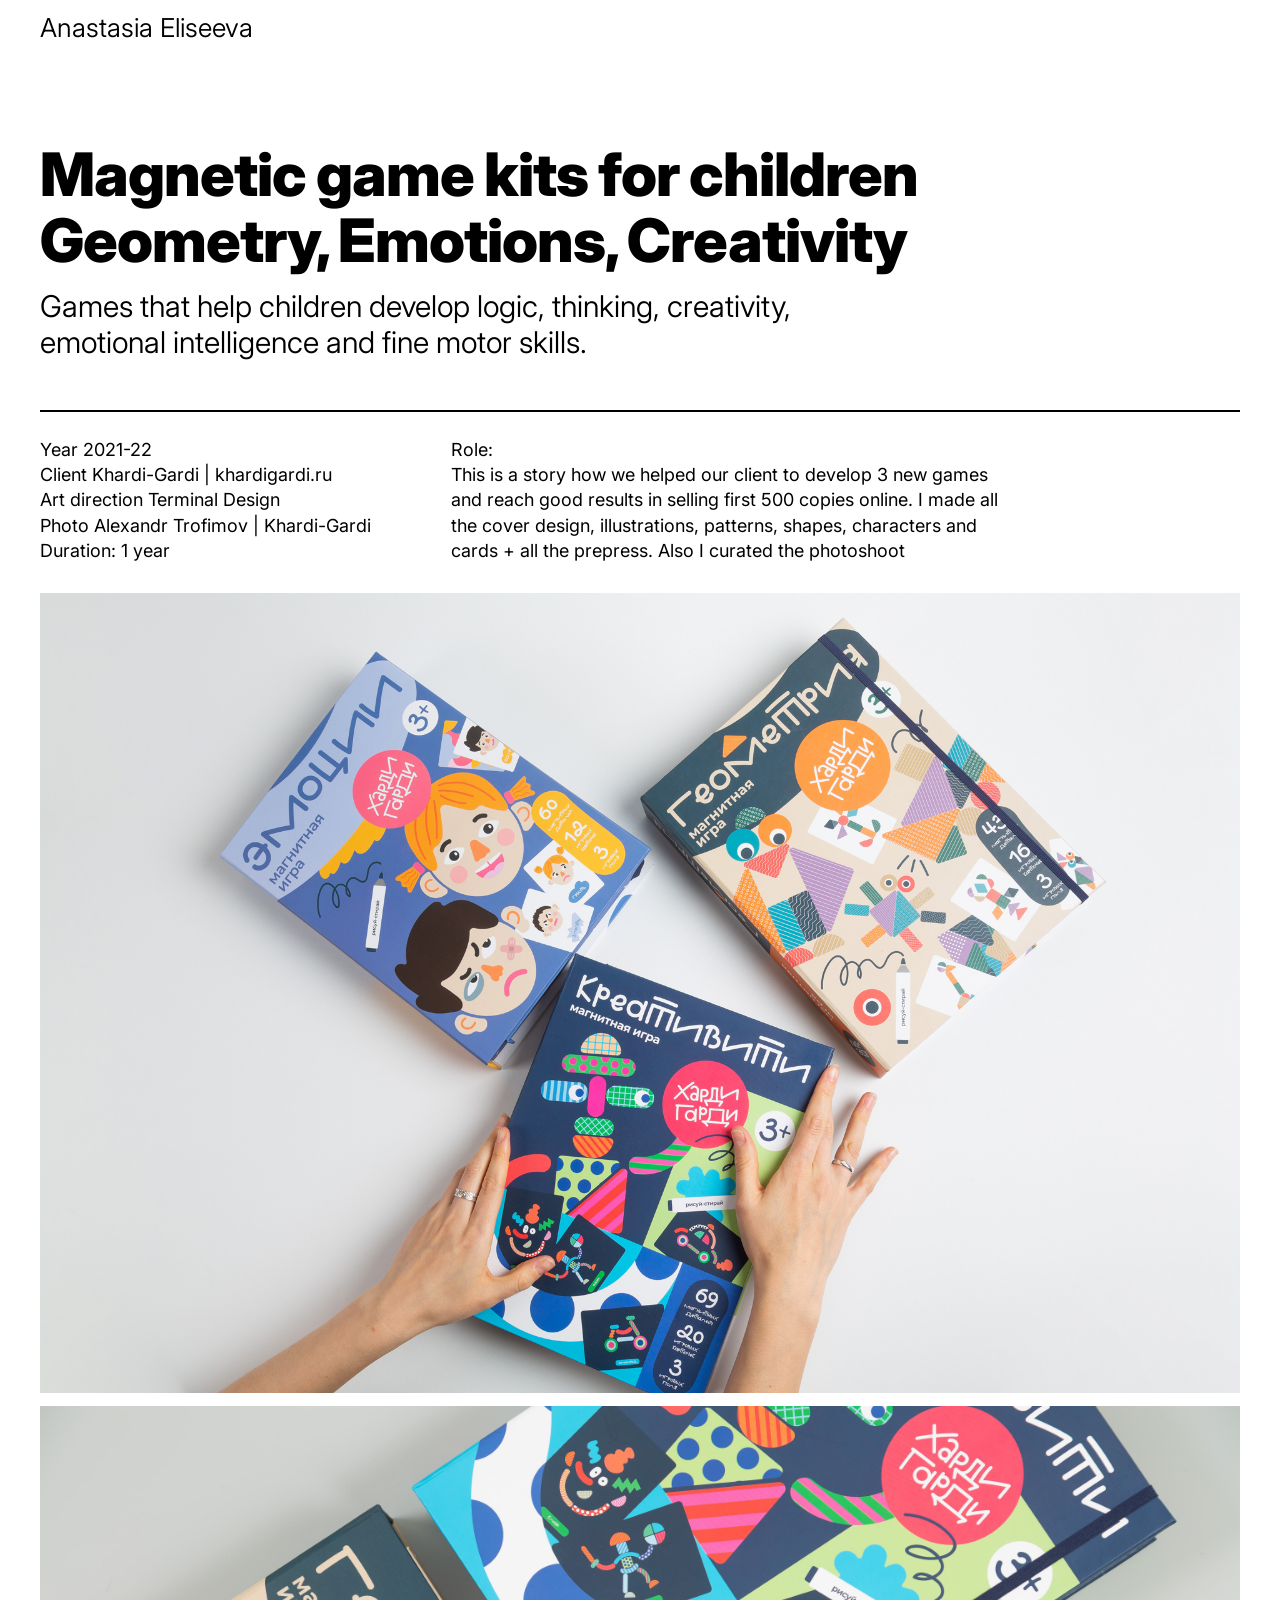
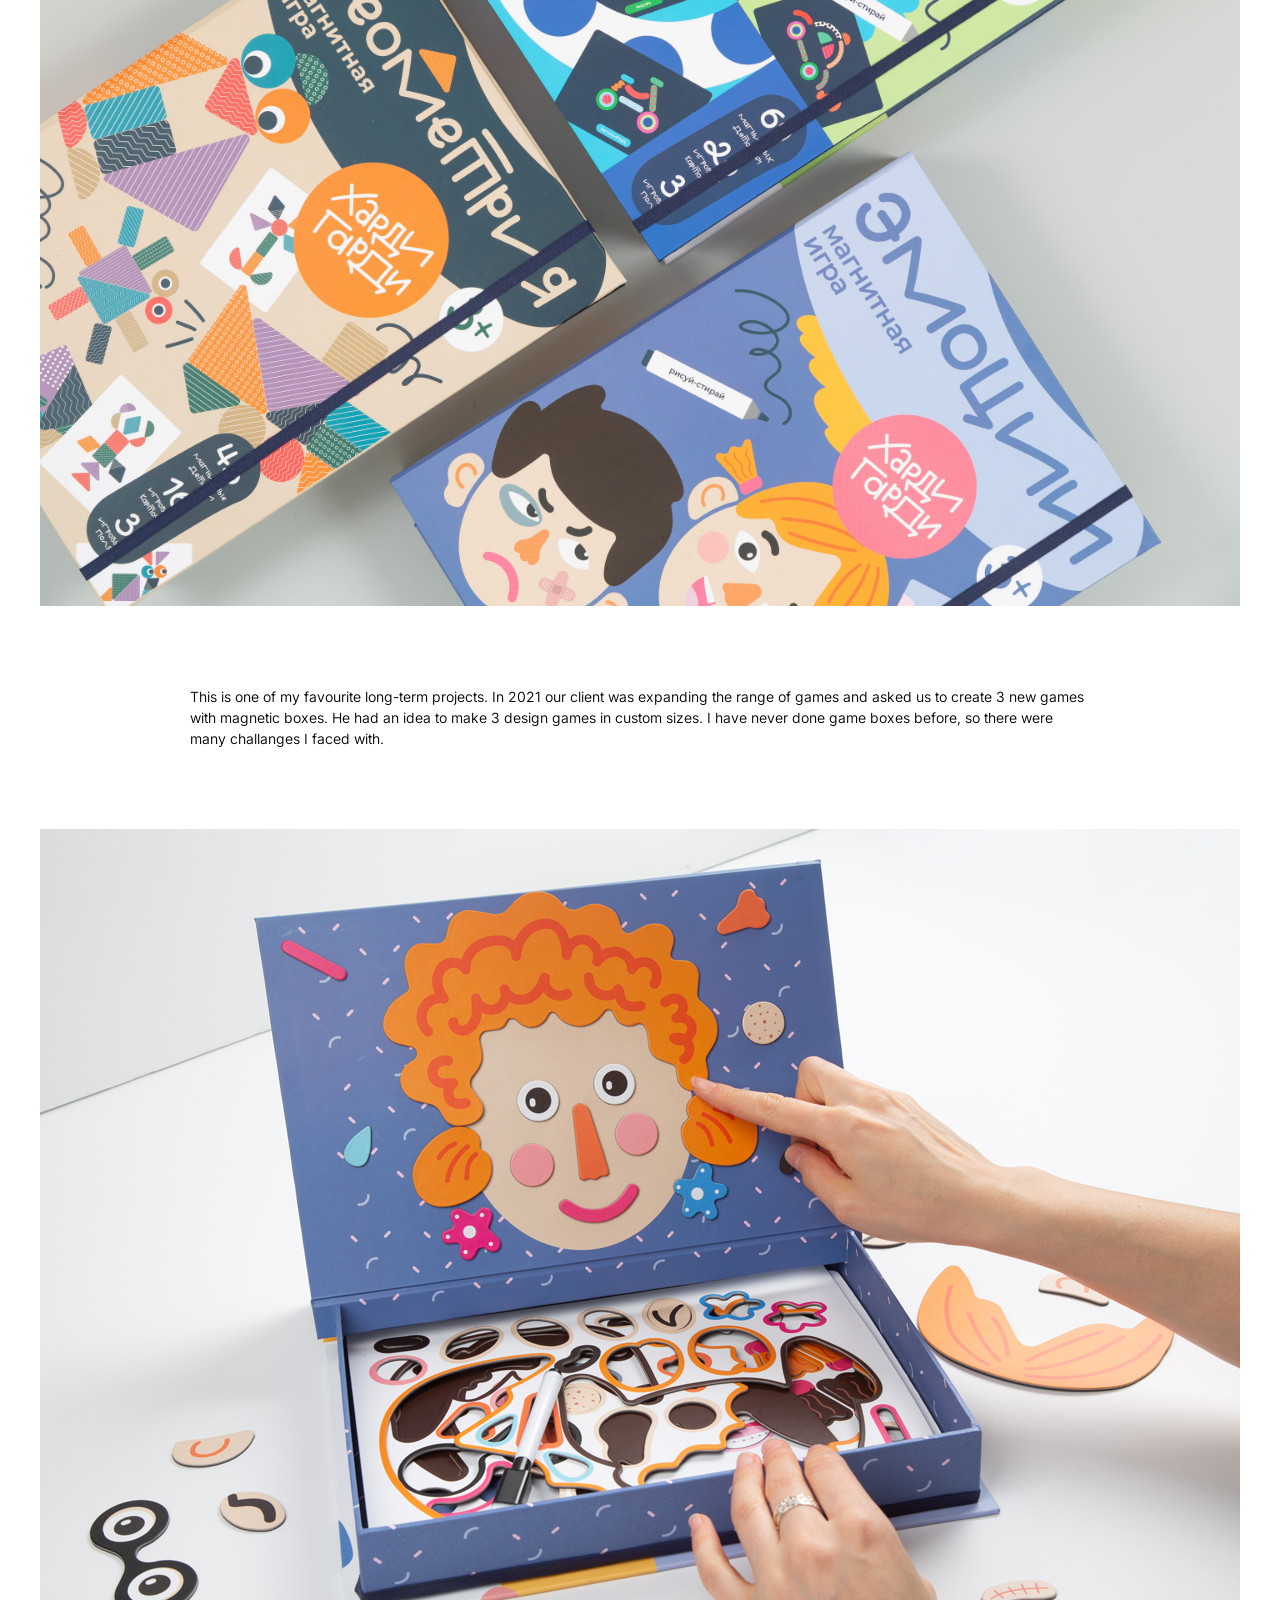
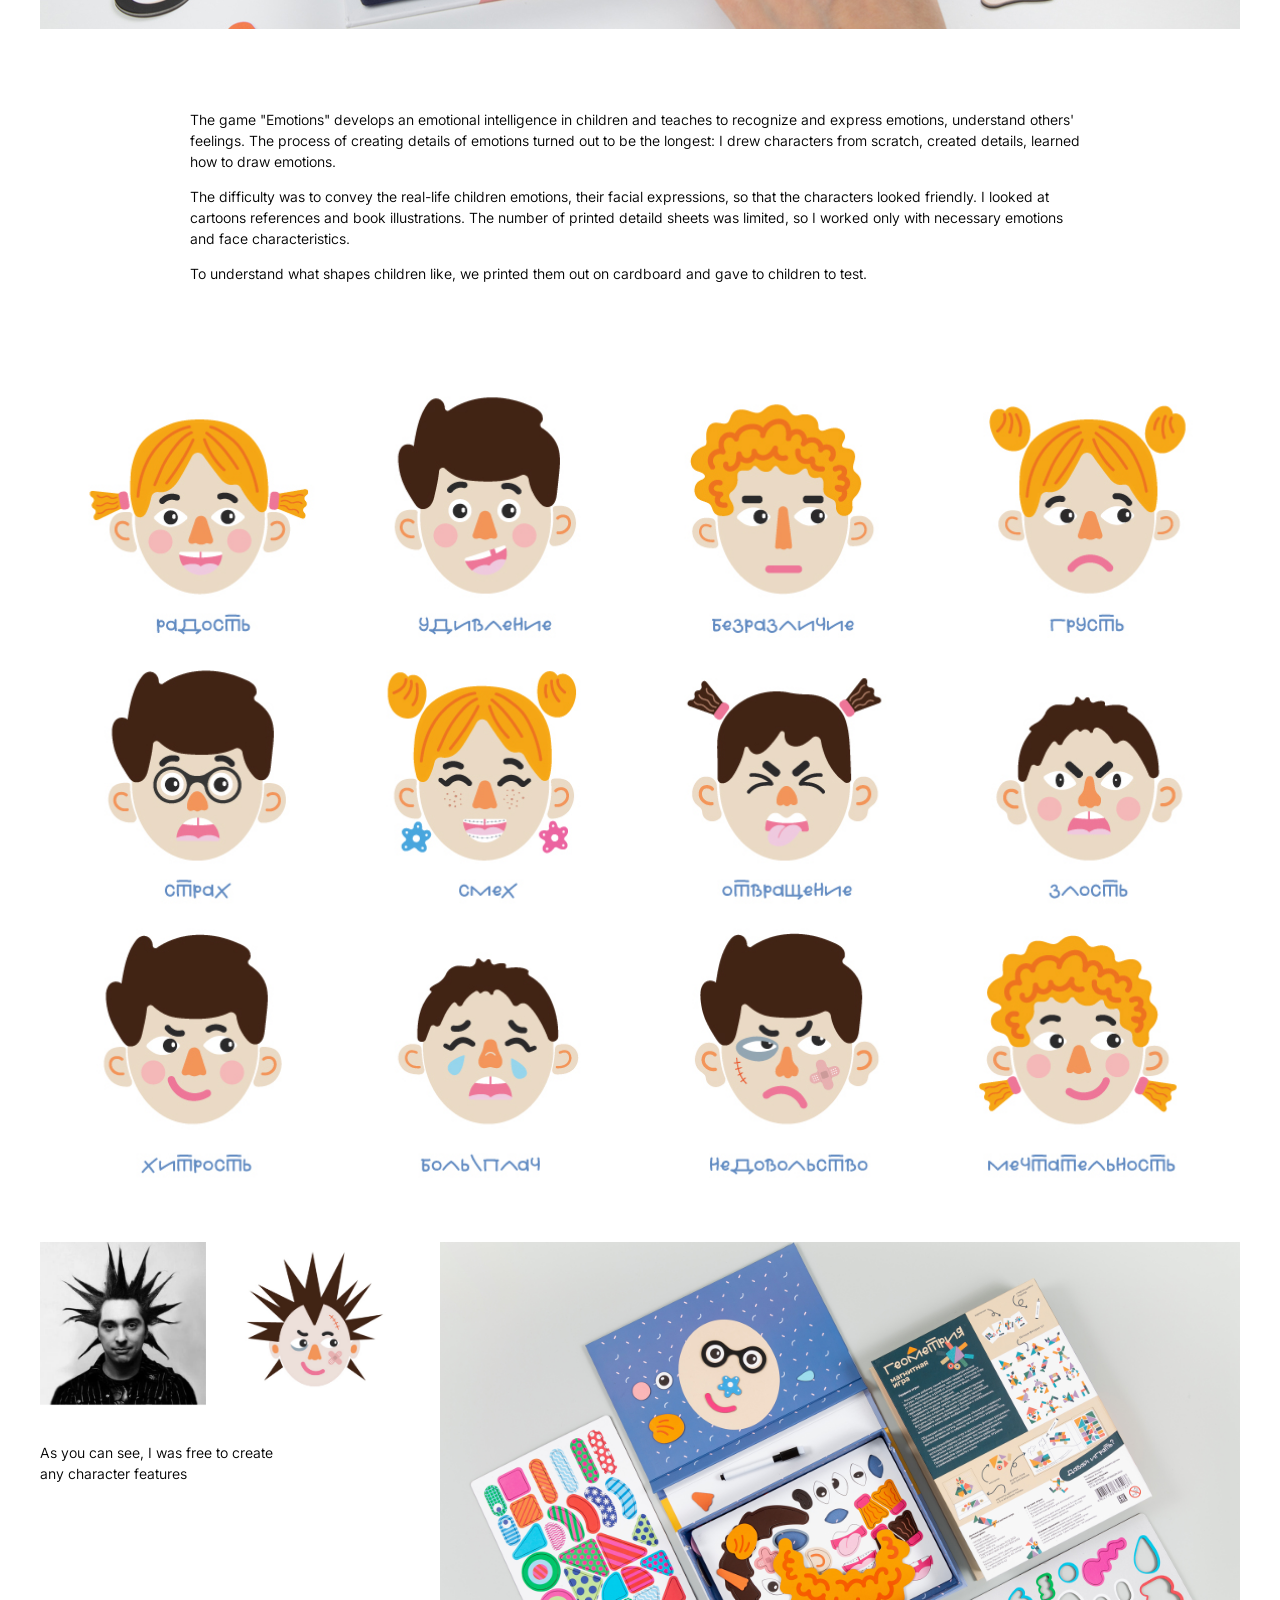
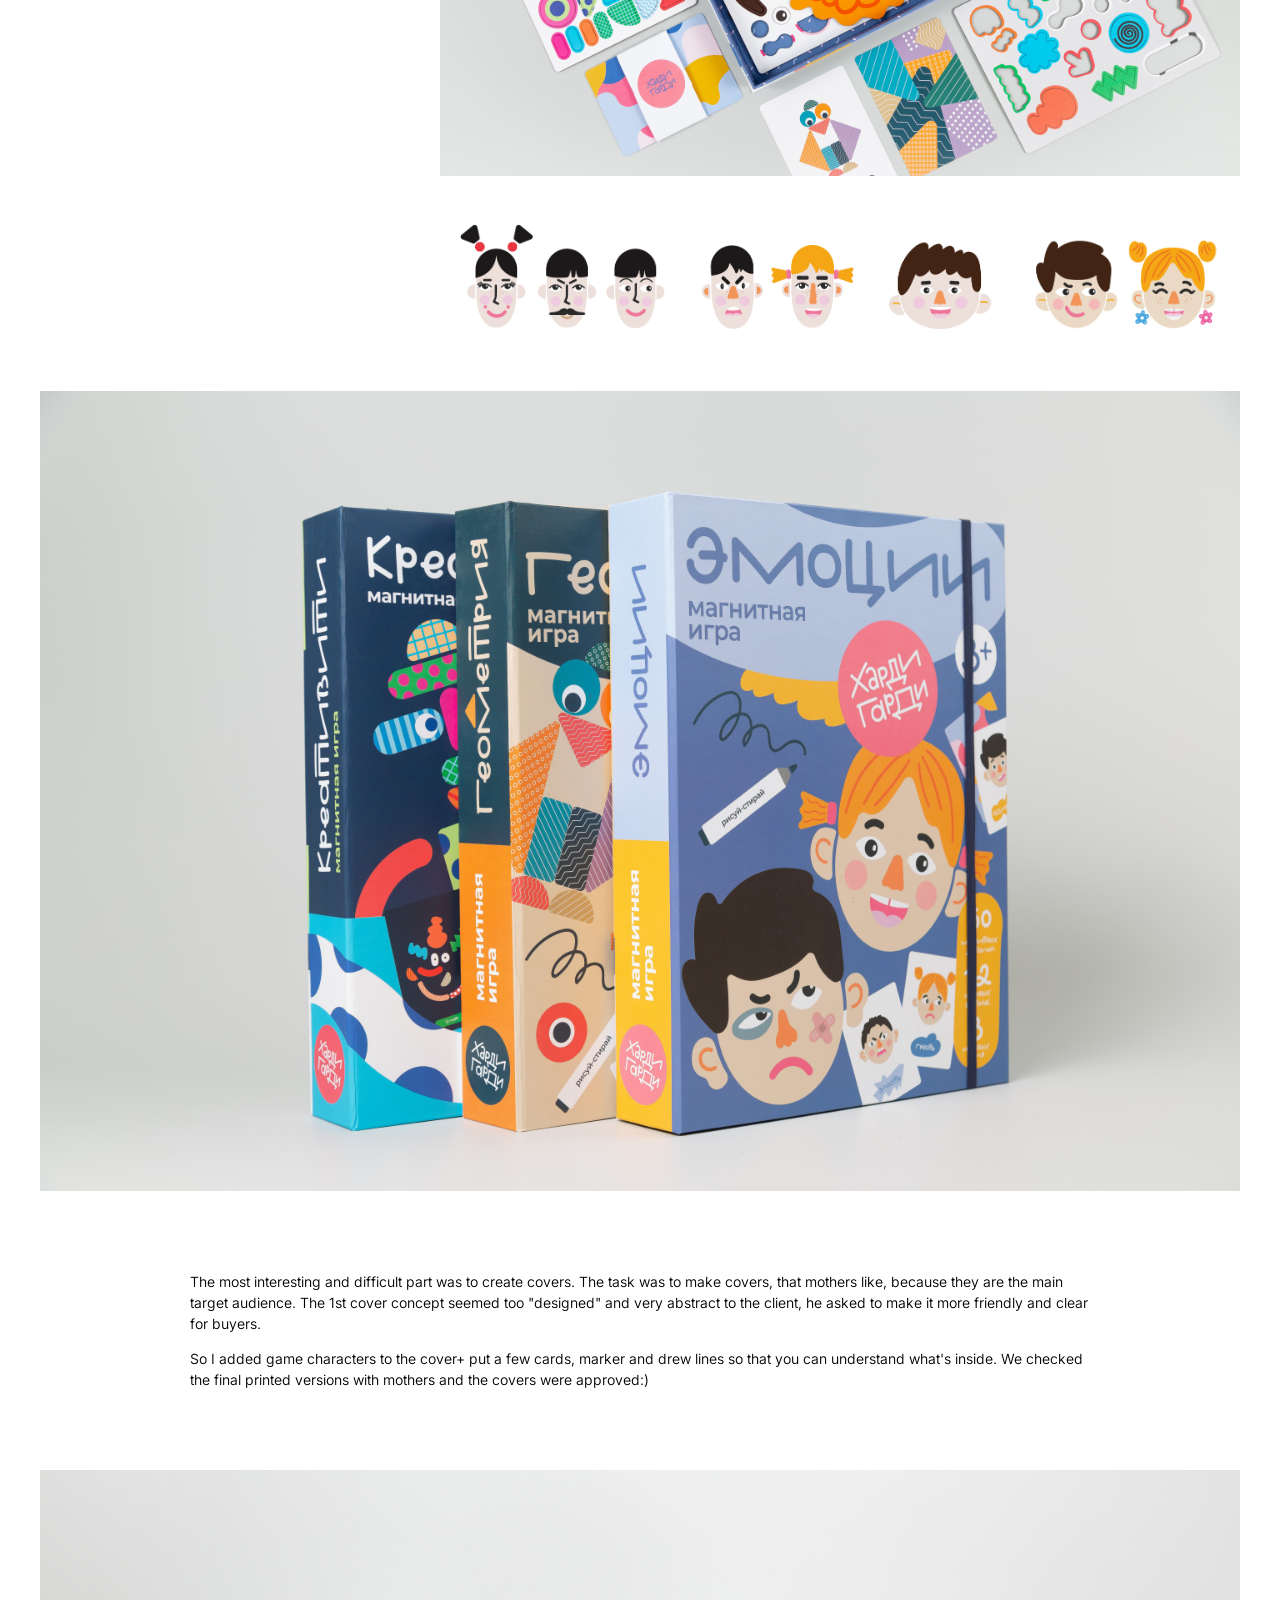
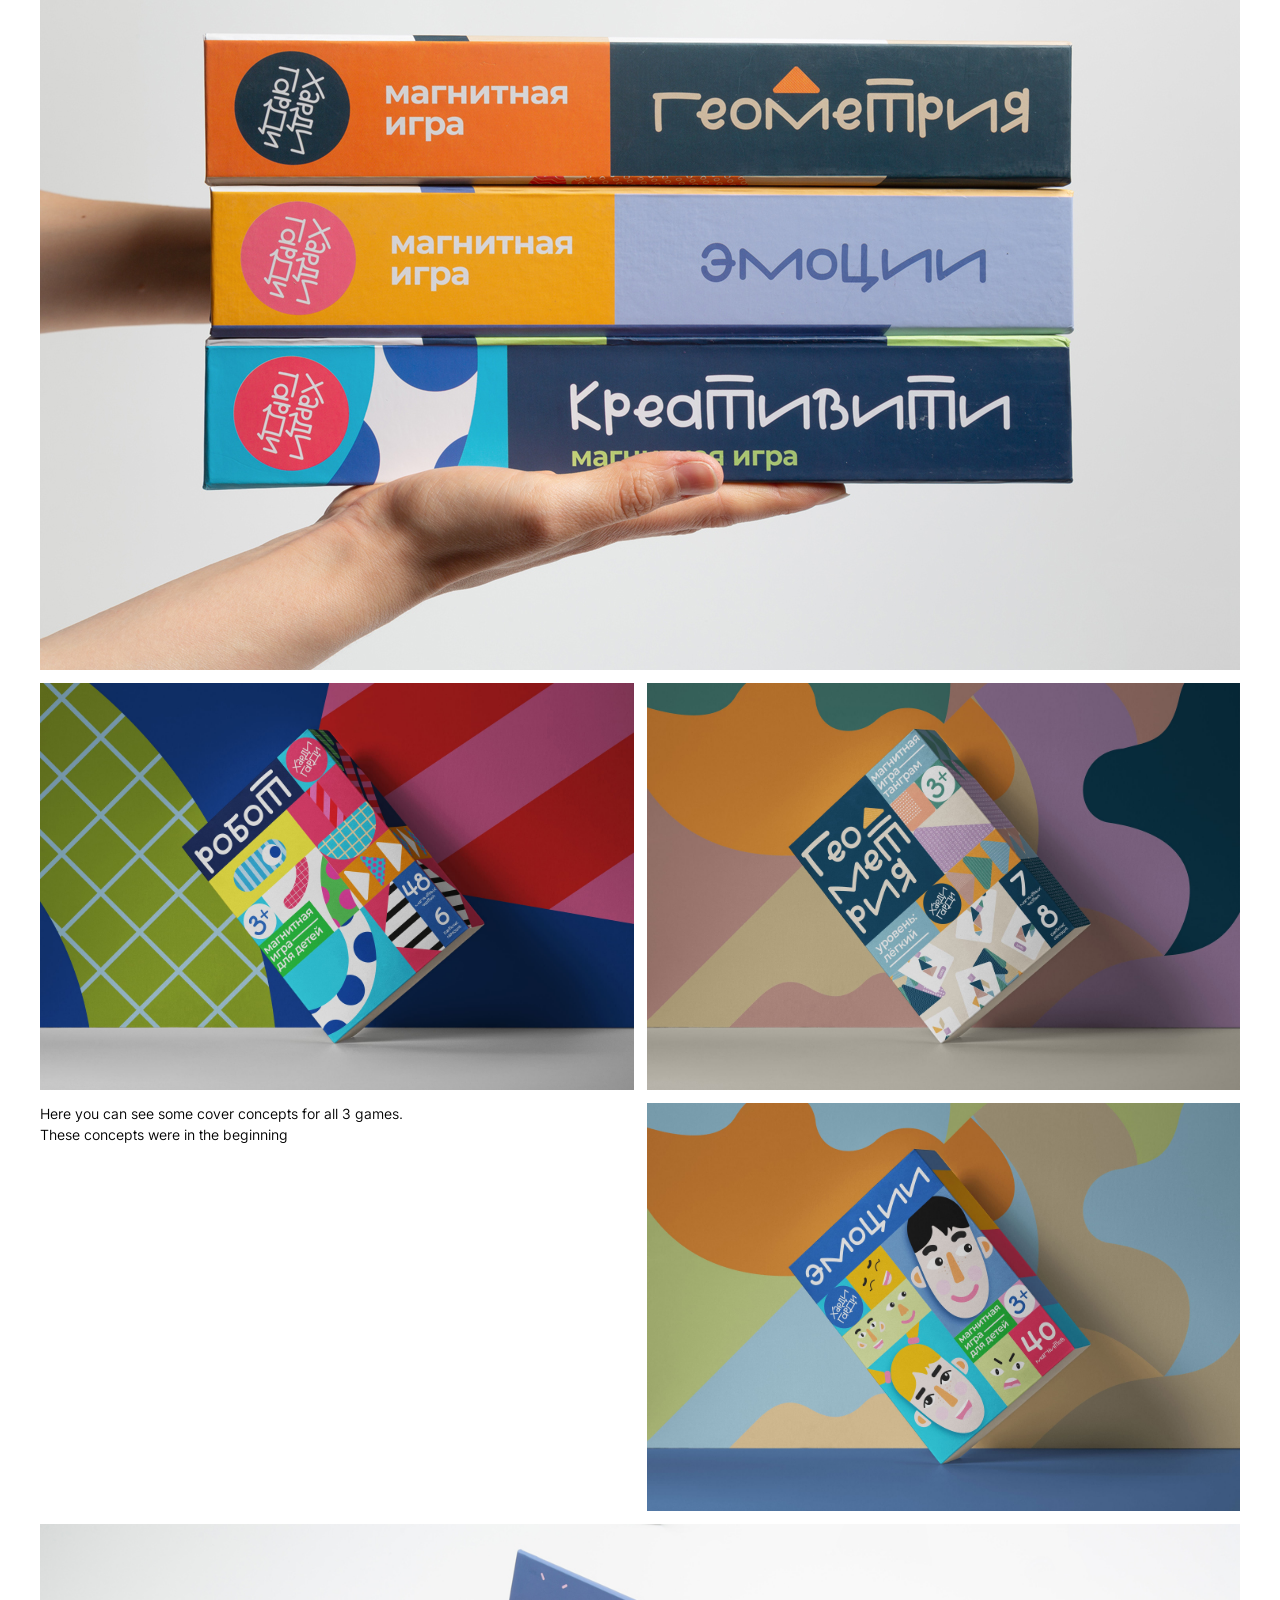
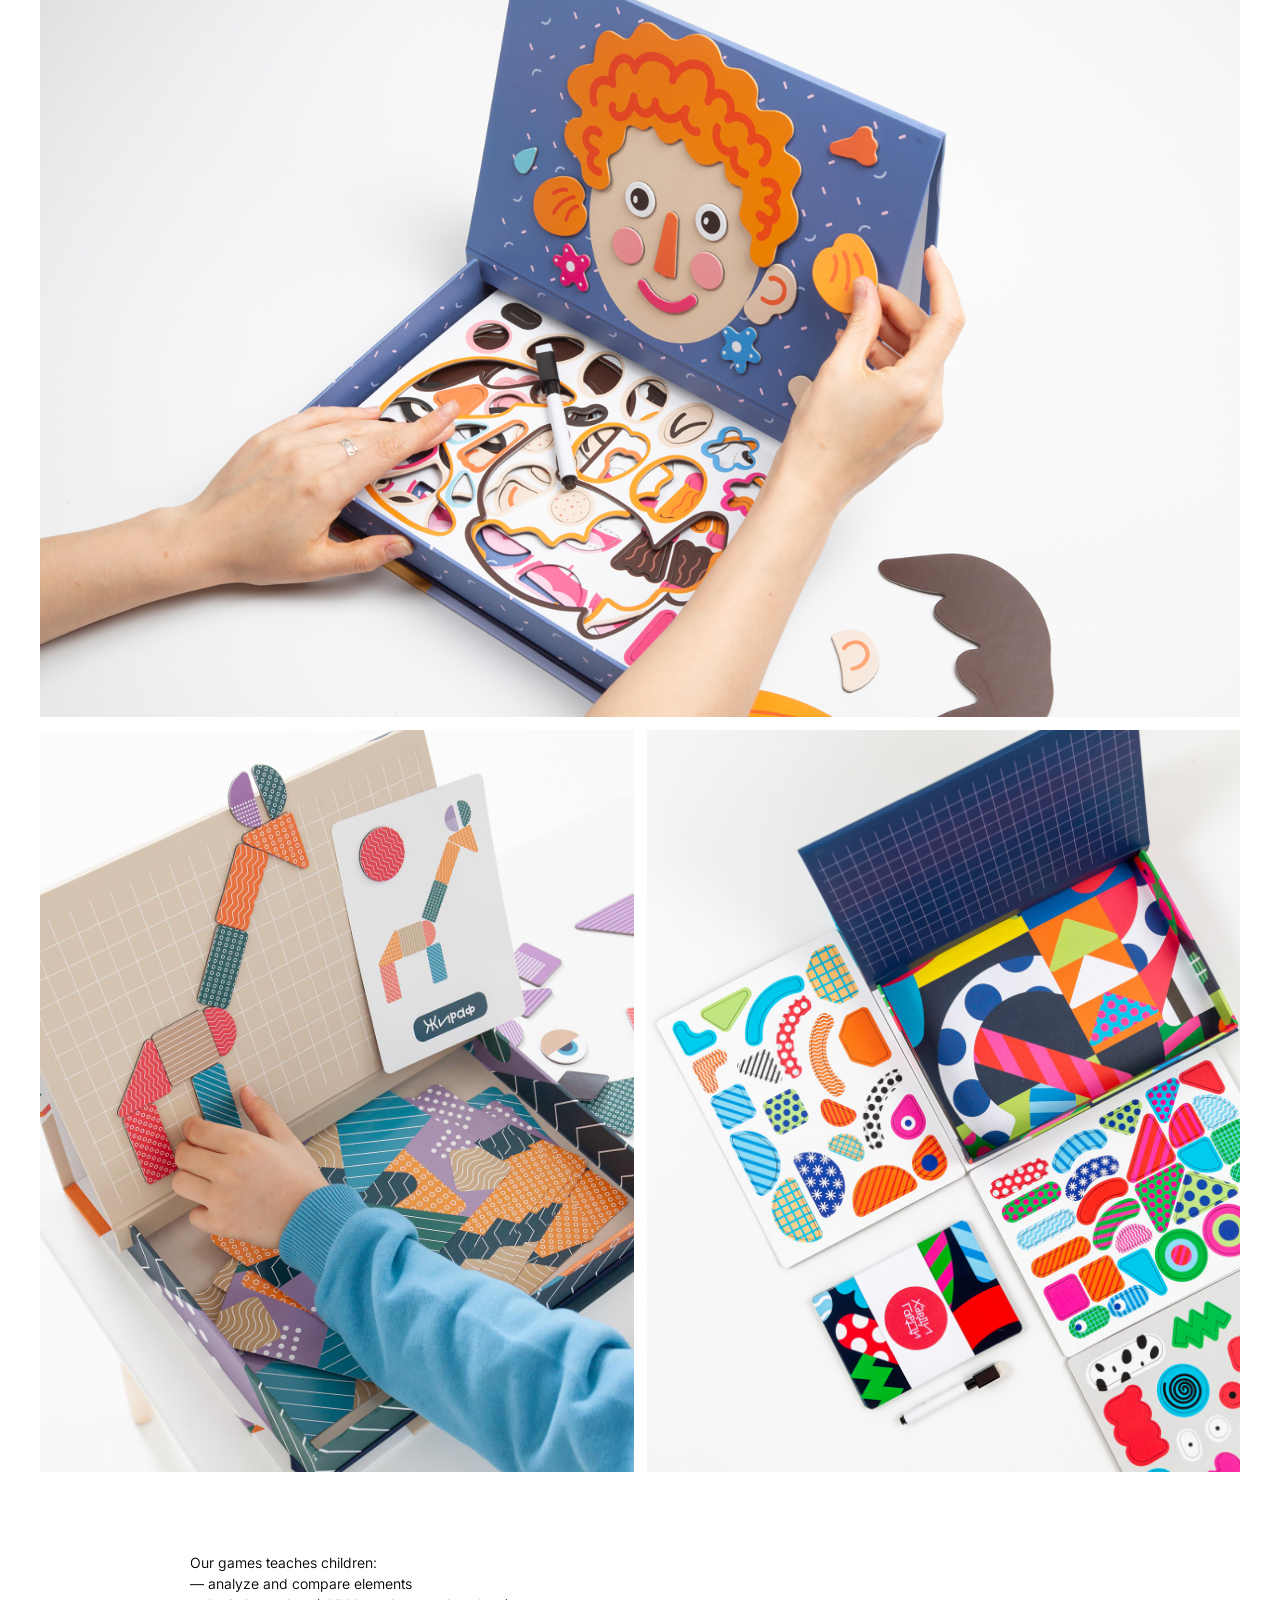
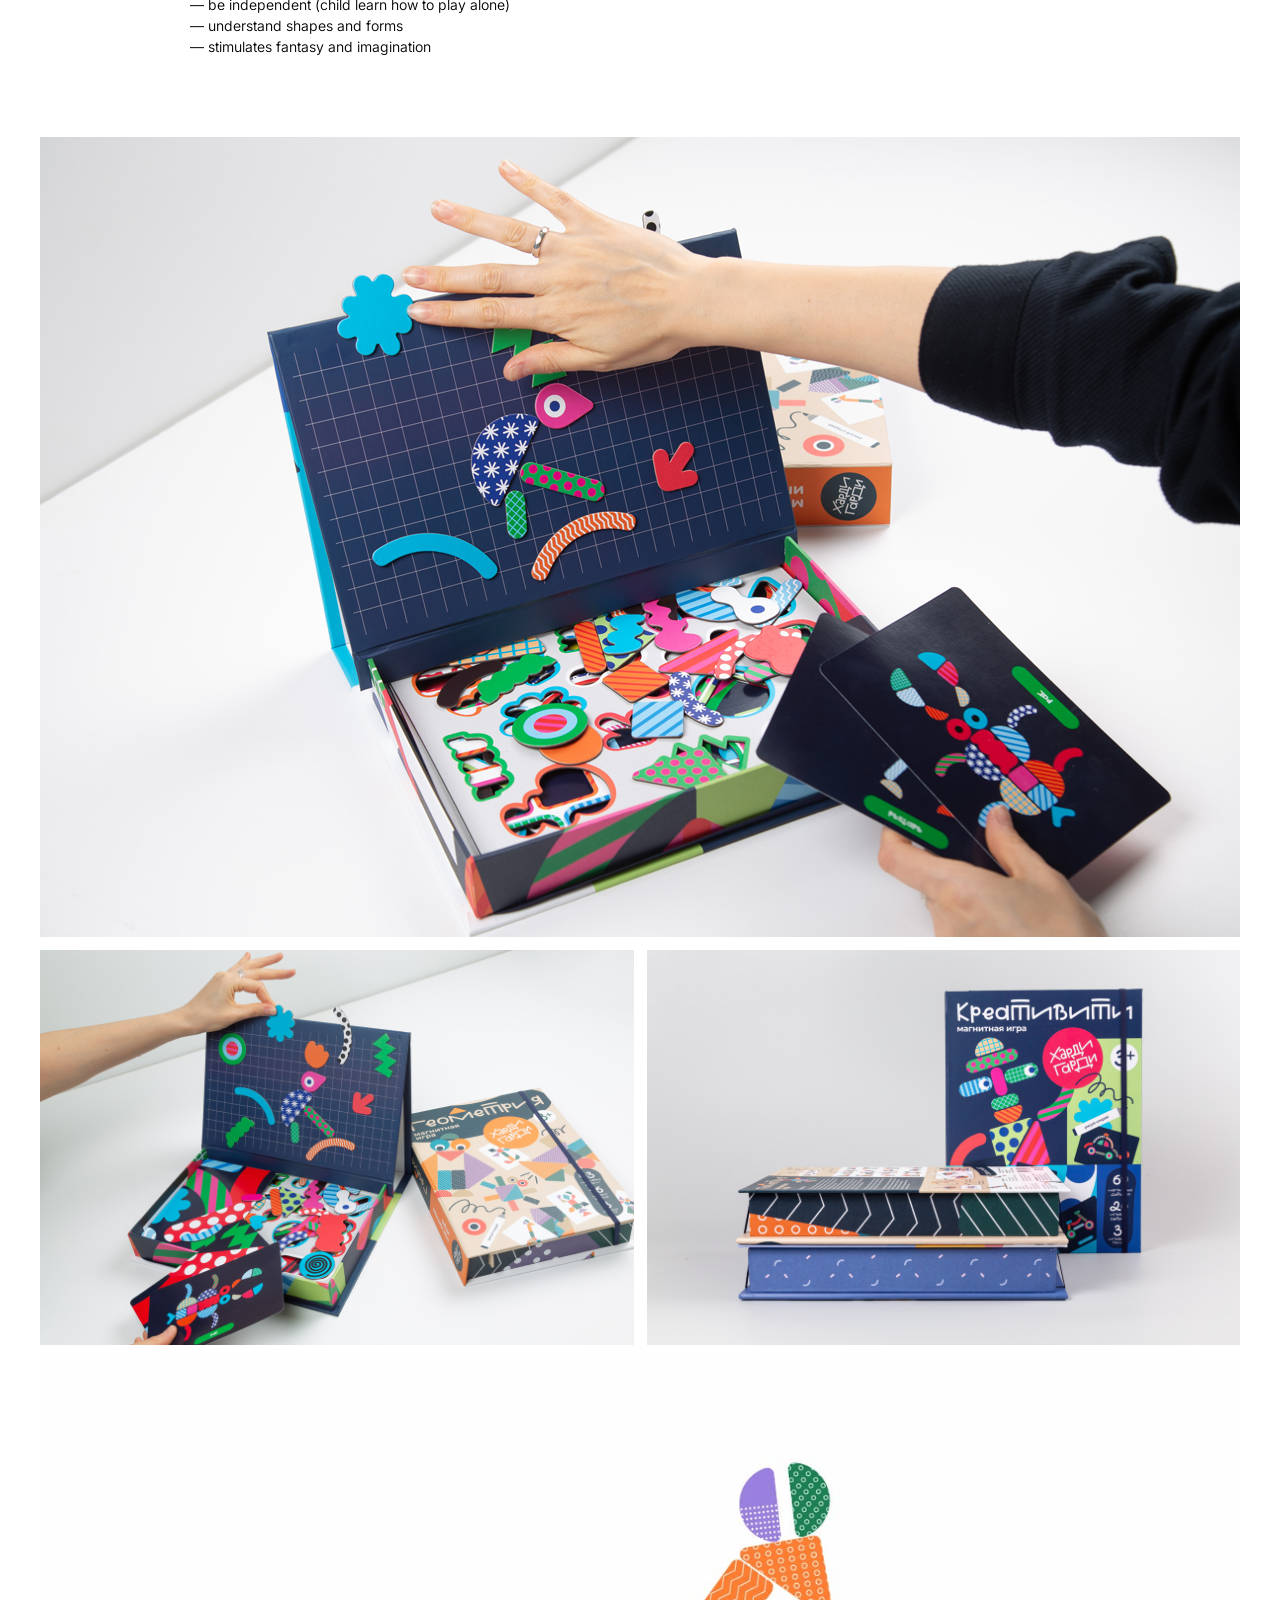
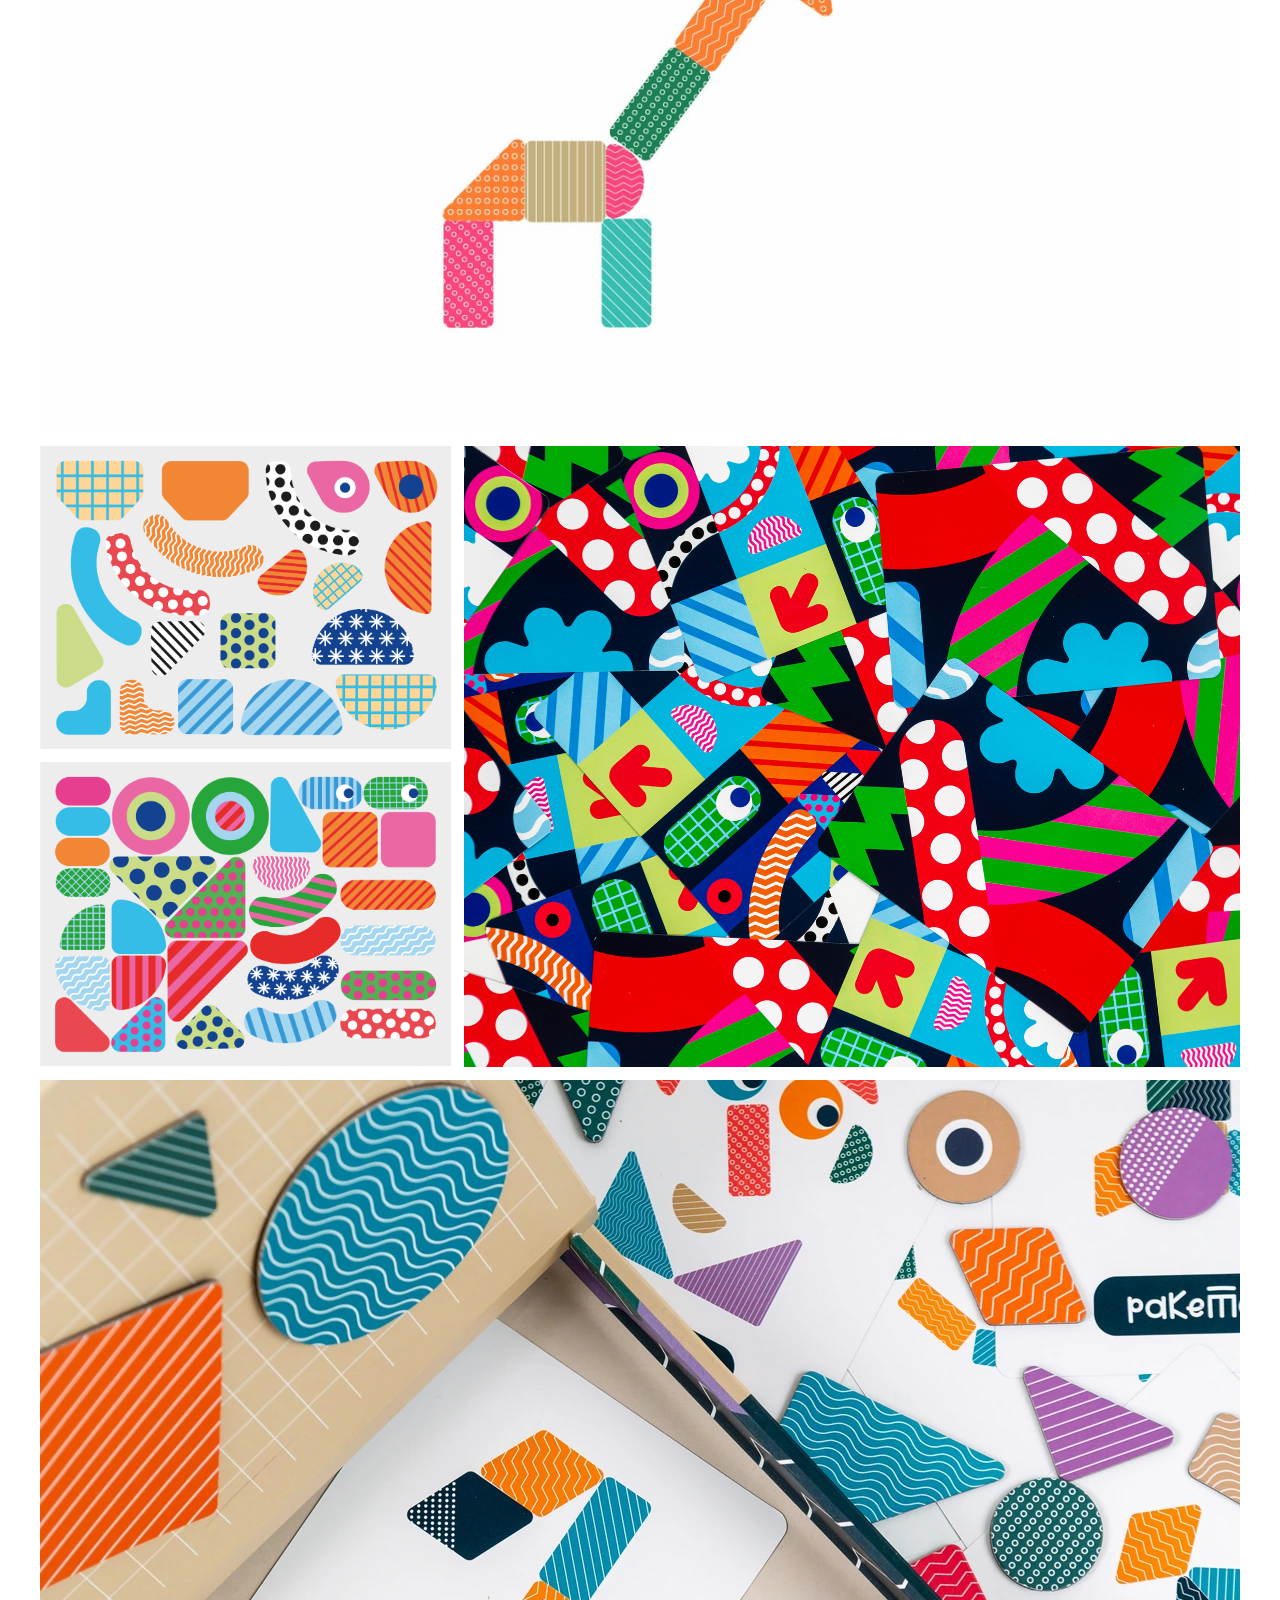
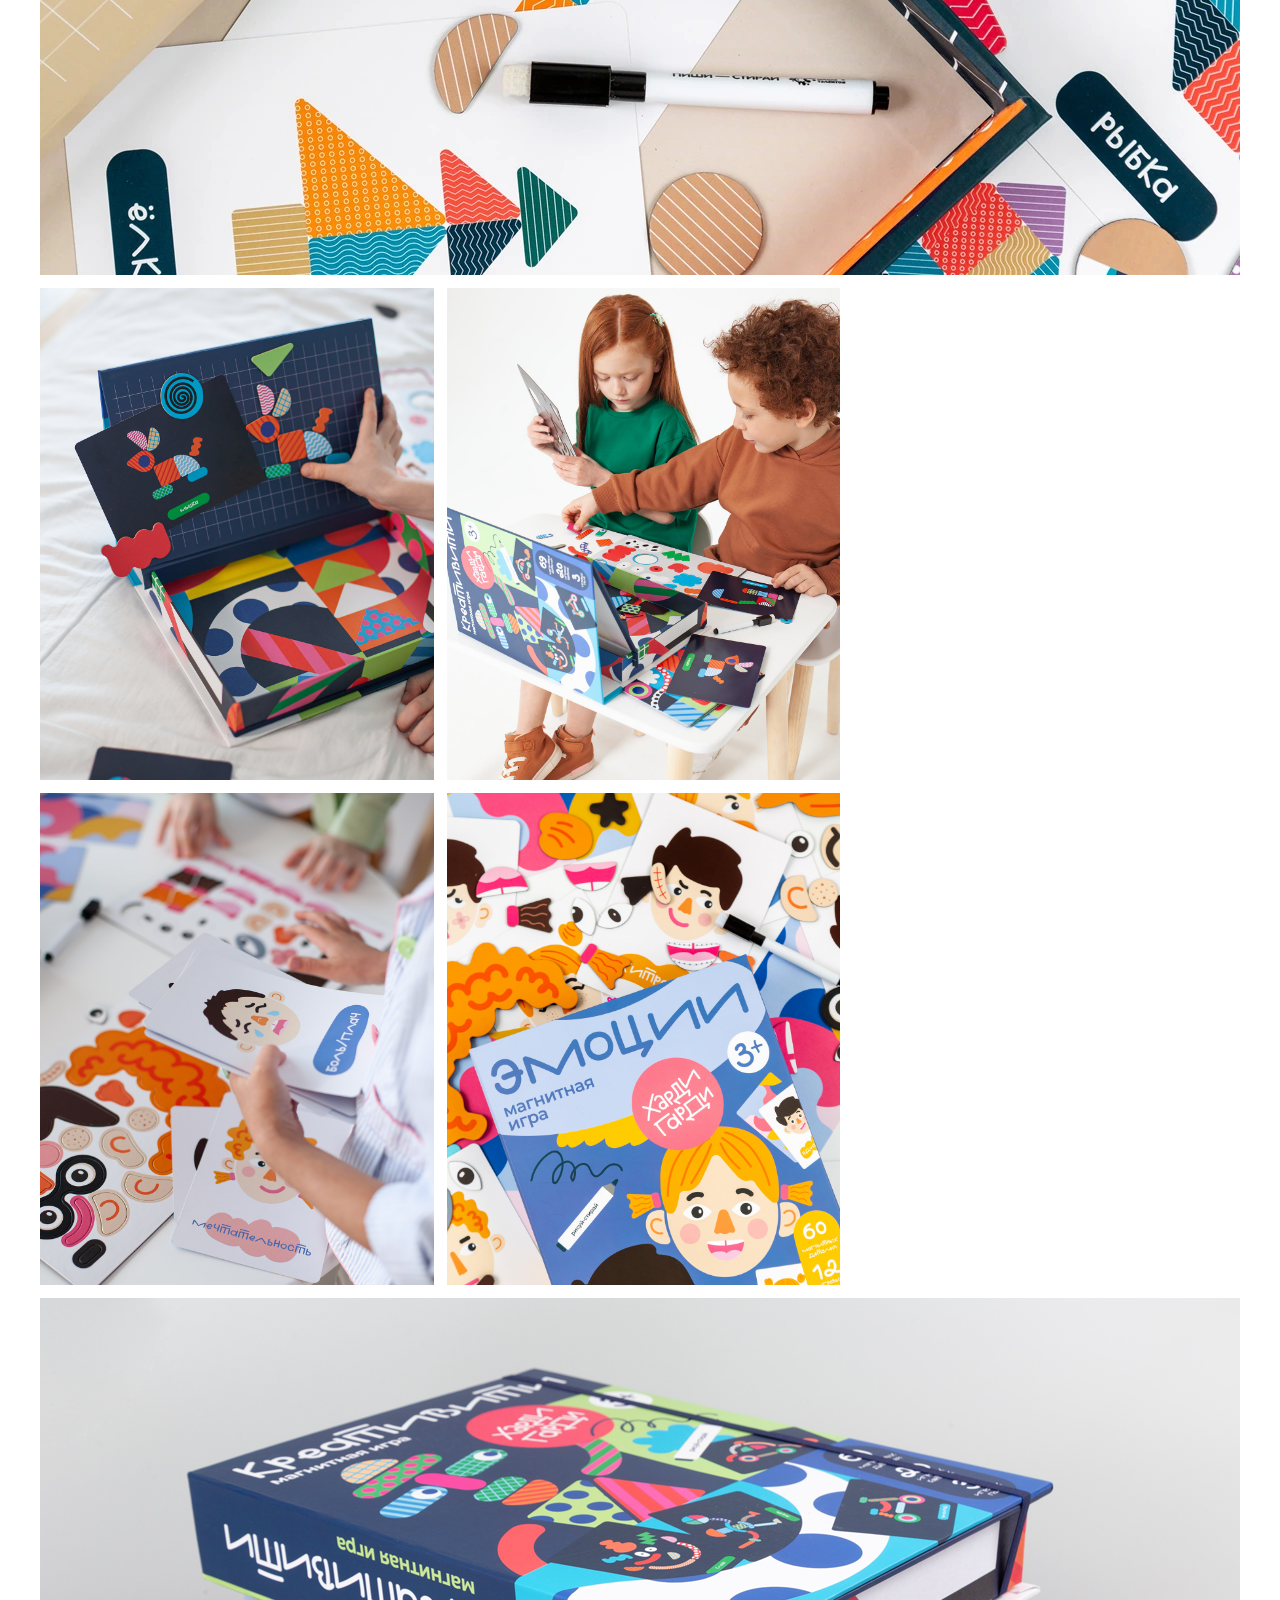
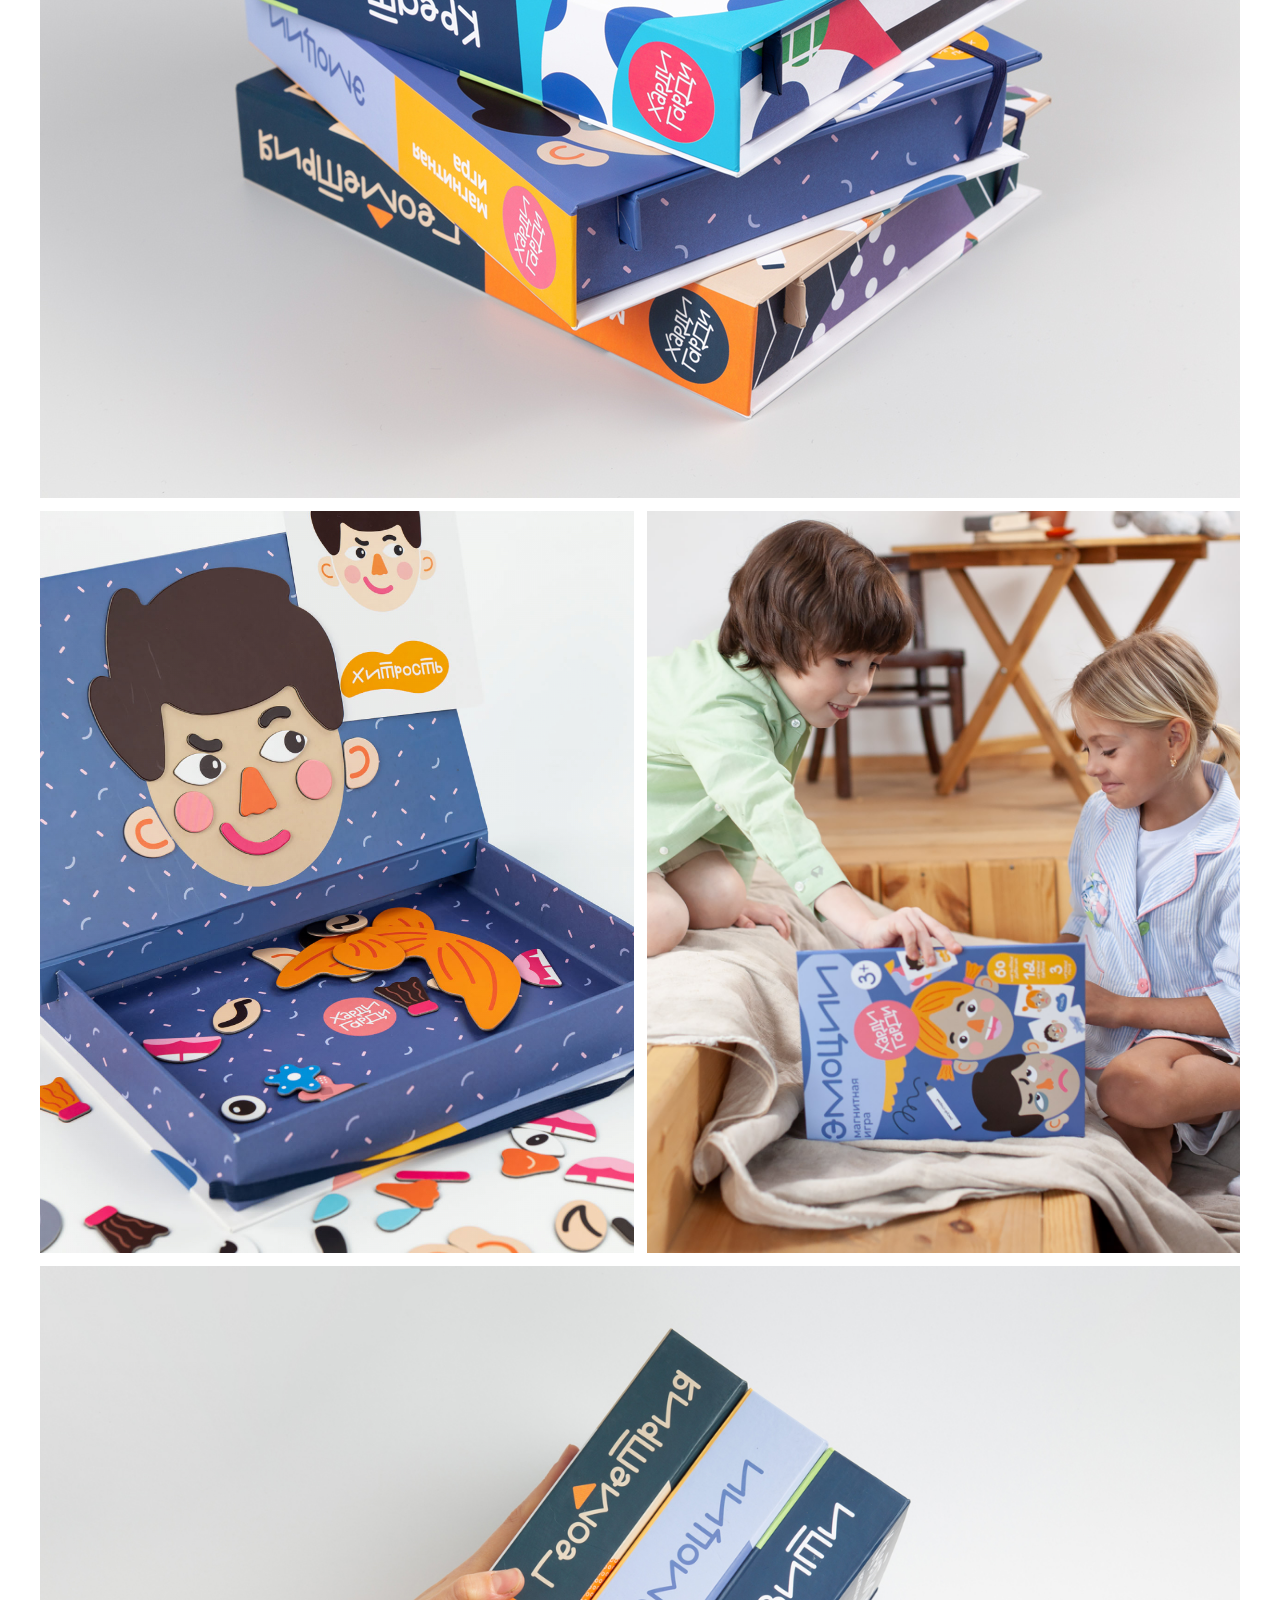
<file: magnetic-kits/magnetic.html>
<!DOCTYPE html>
<html lang="en">

<head>
    <meta charset="UTF-8">
    <meta name="viewport" content="width=device-width, initial-scale=1.0">
    <title>Magnetic game kits for children</title>
    <link rel="stylesheet" href="./magnetic.css">
</head>

<body>
    <header class="header">
        <div class="container">
            <a href="../index.html" class="logo">
           Anastasia Eliseeva
           </a>
        </div>
    </header>
    
  <div class="page">
 
    <div class="intro">
      <h1 class="project-title">Magnetic game kits for children<br>Geometry, Emotions, Creativity</h1>
      <p class="project-task">Games that help children develop logic, thinking, creativity, emotional intelligence and fine motor skills.</p>
      <div class="intro-rule" aria-hidden="true"></div>
      <div class="intro-meta">
        <div class="intro-meta__block">
          <div>Year 2021-22</div>
          <div>Client Khardi-Gardi | <a href="https://khardigardi.ru/catalog/magnitnye_boksy/magnitnaya_igra_kreativiti/" target="_blank" rel="noopener noreferrer">khardigardi.ru</a></div>
          <div>Art direction Terminal Design</div>
          <div>Photo Alexandr Trofimov | Khardi-Gardi</div>
          <div>Duration: 1 year</div>
        </div>
        <div class="intro-meta__block">
          <div>Role:</div>
          <div class="intro-meta__value">This is a story how we helped our client to develop 3 new games and reach good results in selling first 500 copies online. I made all the cover design, illustrations, patterns, shapes, characters and cards + all the prepress. Also I curated the photoshoot</div>
        </div>
      </div>
    </div>

    <div class="media-block">
      <img src="./Img_magnetic_kits/01.jpg" alt="">
    </div>
    <div class="media-block">
      <img src="./Img_magnetic_kits/new_0202.jpg" alt="">
    </div>
    <p class="mid-text">This is one of my favourite long-term projects. In 2021 our client was expanding the range of games and asked us to create 3 new games with magnetic boxes. He had an idea to make 3 design games in custom sizes. I have never done game boxes before, so there were many challanges I faced with.</p>
    <div class="media-block">
      <img src="./Img_magnetic_kits/03.jpg" alt="">
    </div>
    <div class="mid-text">
      <p>The game "Emotions" develops an emotional intelligence in children and teaches to recognize and express emotions, understand others' feelings. The process of creating details of emotions turned out to be the longest: I drew characters from scratch, created details, learned how to draw emotions.</p>
      <p>The difficulty was to convey the real-life children emotions, their facial expressions, so that the characters looked friendly. I looked at cartoons references and book illustrations. The number of printed detaild sheets was limited, so I worked only with necessary emotions and face characteristics.</p>
      <p>To understand what shapes children like, we printed them out on cardboard and gave to children to test.</p>
    </div>
    <div class="media-block media-block--after-04">
      <img src="./Img_magnetic_kits/04.jpg" alt="">
    </div>
    <div class="split-800">
      <div class="split-800__aside">
        <img class="split-800__left" src="./Img_magnetic_kits/05.jpg" alt="">
        <p class="split-800__caption">As you can see, I was free to create<br>any character features</p>
      </div>
      <div class="split-800__stack">
        <img class="split-800__right" src="./Img_magnetic_kits/06.jpg" alt="">
        <img class="split-800__right split-800__07" src="./Img_magnetic_kits/07.jpg" alt="">
      </div>
    </div>
    <div class="media-block">
      <img src="./Img_magnetic_kits/08.jpg" alt="">
    </div>
    <div class="mid-text">
      <p>The most interesting and difficult part was to create covers. The task was to make covers, that mothers like, because they are the main target audience. The 1st cover concept seemed too "designed" and very abstract to the client, he asked to make it more friendly and clear for buyers.</p>
      <p>So I added game characters to the cover+ put a few cards, marker and drew lines so that you can understand what's inside. We checked the final printed versions with mothers and the covers were approved:)</p>
    </div>
    <div class="media-block">
      <img src="./Img_magnetic_kits/09.jpg" alt="">
    </div>
    <div class="cover-grid">
      <img class="cover-grid__10" src="./Img_magnetic_kits/10.jpg" alt="">
      <img class="cover-grid__11" src="./Img_magnetic_kits/11.jpg" alt="">
      <p class="cover-grid__caption">Here you can see some cover concepts for all 3 games.<br>These concepts were in the beginning</p>
      <img class="cover-grid__12" src="./Img_magnetic_kits/12.jpg" alt="">
    </div>
    <div class="media-block">
      <img src="./Img_magnetic_kits/27.jpg" alt="">
    </div>
    <div class="photo-pair">
      <img src="./Img_magnetic_kits/13.jpg" alt="">
      <img src="./Img_magnetic_kits/14.jpg" alt="">
    </div>
    <p class="mid-text">Our games teaches children:<br>— analyze and compare elements<br>— be independent (child learn how to play alone)<br>— understand shapes and forms<br>— stimulates fantasy and imagination</p>
    <div class="media-block">
      <img src="./Img_magnetic_kits/15.jpg" alt="">
    </div>
    <div class="photo-pair">
      <img src="./Img_magnetic_kits/16.jpg" alt="">
      <img src="./Img_magnetic_kits/17.jpg" alt="">
    </div>
    <div class="media-block">
      <img src="./Img_magnetic_kits/18.gif" alt="">
    </div>
    <div class="mosaic-shapes">
      <div class="mosaic-shapes__stack">
        <img src="./Img_magnetic_kits/19.png" alt="">
        <img src="./Img_magnetic_kits/20.png" alt="">
      </div>
      <img class="mosaic-shapes__span" src="./Img_magnetic_kits/21.jpg" alt="">
    </div>
    <div class="media-block">
      <img src="./Img_magnetic_kits/geometry_02.webp" alt="">
    </div>
    <div class="photo-grid-23">
      <img src="./Img_magnetic_kits/23.jpg" alt="">
      <img src="./Img_magnetic_kits/24.jpg" alt="">
      <img src="./Img_magnetic_kits/25.jpg" alt="">
      <img src="./Img_magnetic_kits/28.jpg" alt="">
    </div>
    <div class="media-block">
      <img src="./Img_magnetic_kits/41.jpg" alt="">
    </div>
    <div class="photo-pair">
      <img src="./Img_magnetic_kits/42.jpg" alt="">
      <img src="./Img_magnetic_kits/43.jpg" alt="">
    </div>
    <div class="media-block">
      <img src="./Img_magnetic_kits/38.jpg" alt="">
    </div>
    <div class="mid-text">
      <p>It took 7 months to bring an idea of game boxes to life. We communicated a lot with a client, redone the brief, tested materials and shapes with the help of parents and children, reworked them many times. Finally they turned out very cool.</p>
      <p>I really value this project, cause it was my first time I worked with construction and packaging layout. The team and I helped the client to realize his ideas and reach a new level, develop a new game format. The first print run of 500 copies was sold out from the site in less than 2 months. For Khardi-Gardi this is a big result.</p>
    </div>
    <div class="media-block">
      <img src="./Img_magnetic_kits/39.jpg" alt="">
    </div>
    <div class="media-block">
      <img src="./Img_magnetic_kits/40.jpg" alt="">
    </div>

    <footer class="site-footer">
      <button type="button" class="site-footer__link" onclick="window.scrollTo({top: 0, behavior: 'smooth'})">to the top</button>
      <a class="site-footer__link" href="../index.html">back to works</a>
    </footer>
 
  </div>
 
</body>
</html>
</file>
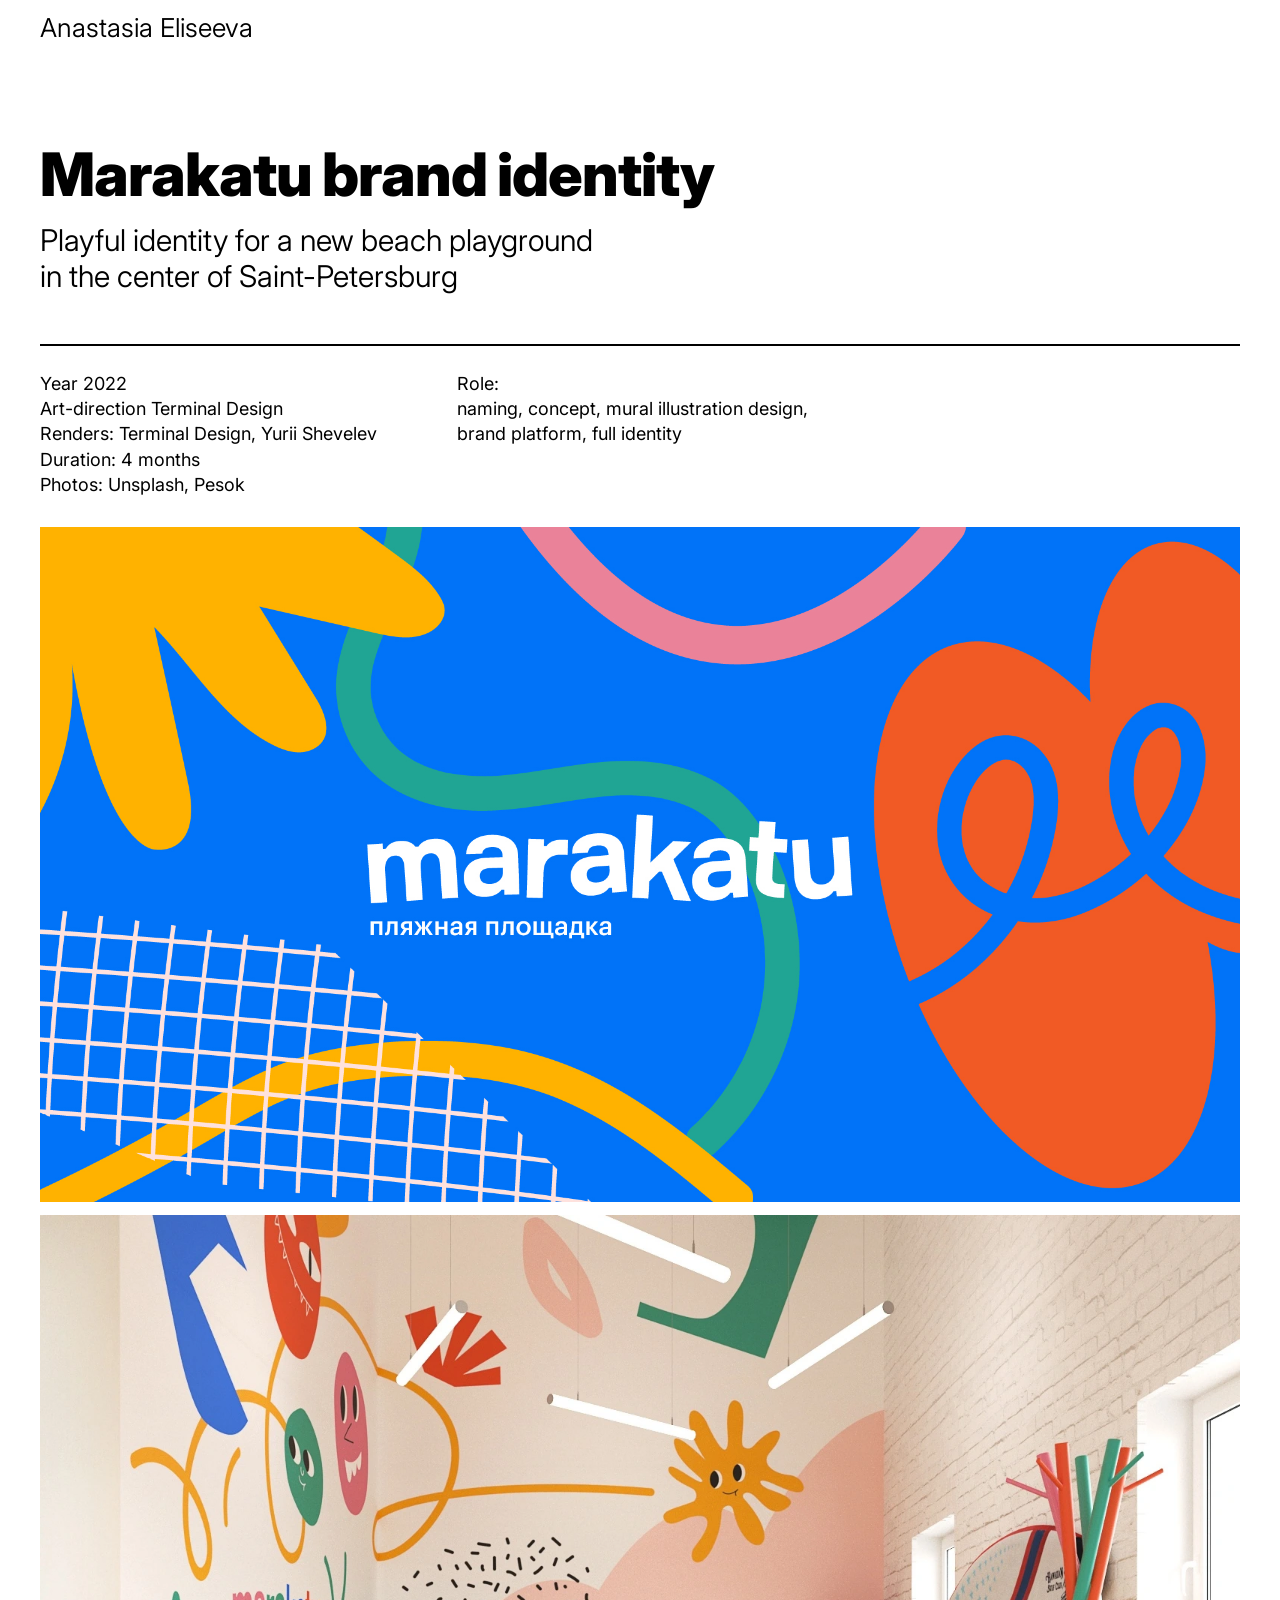
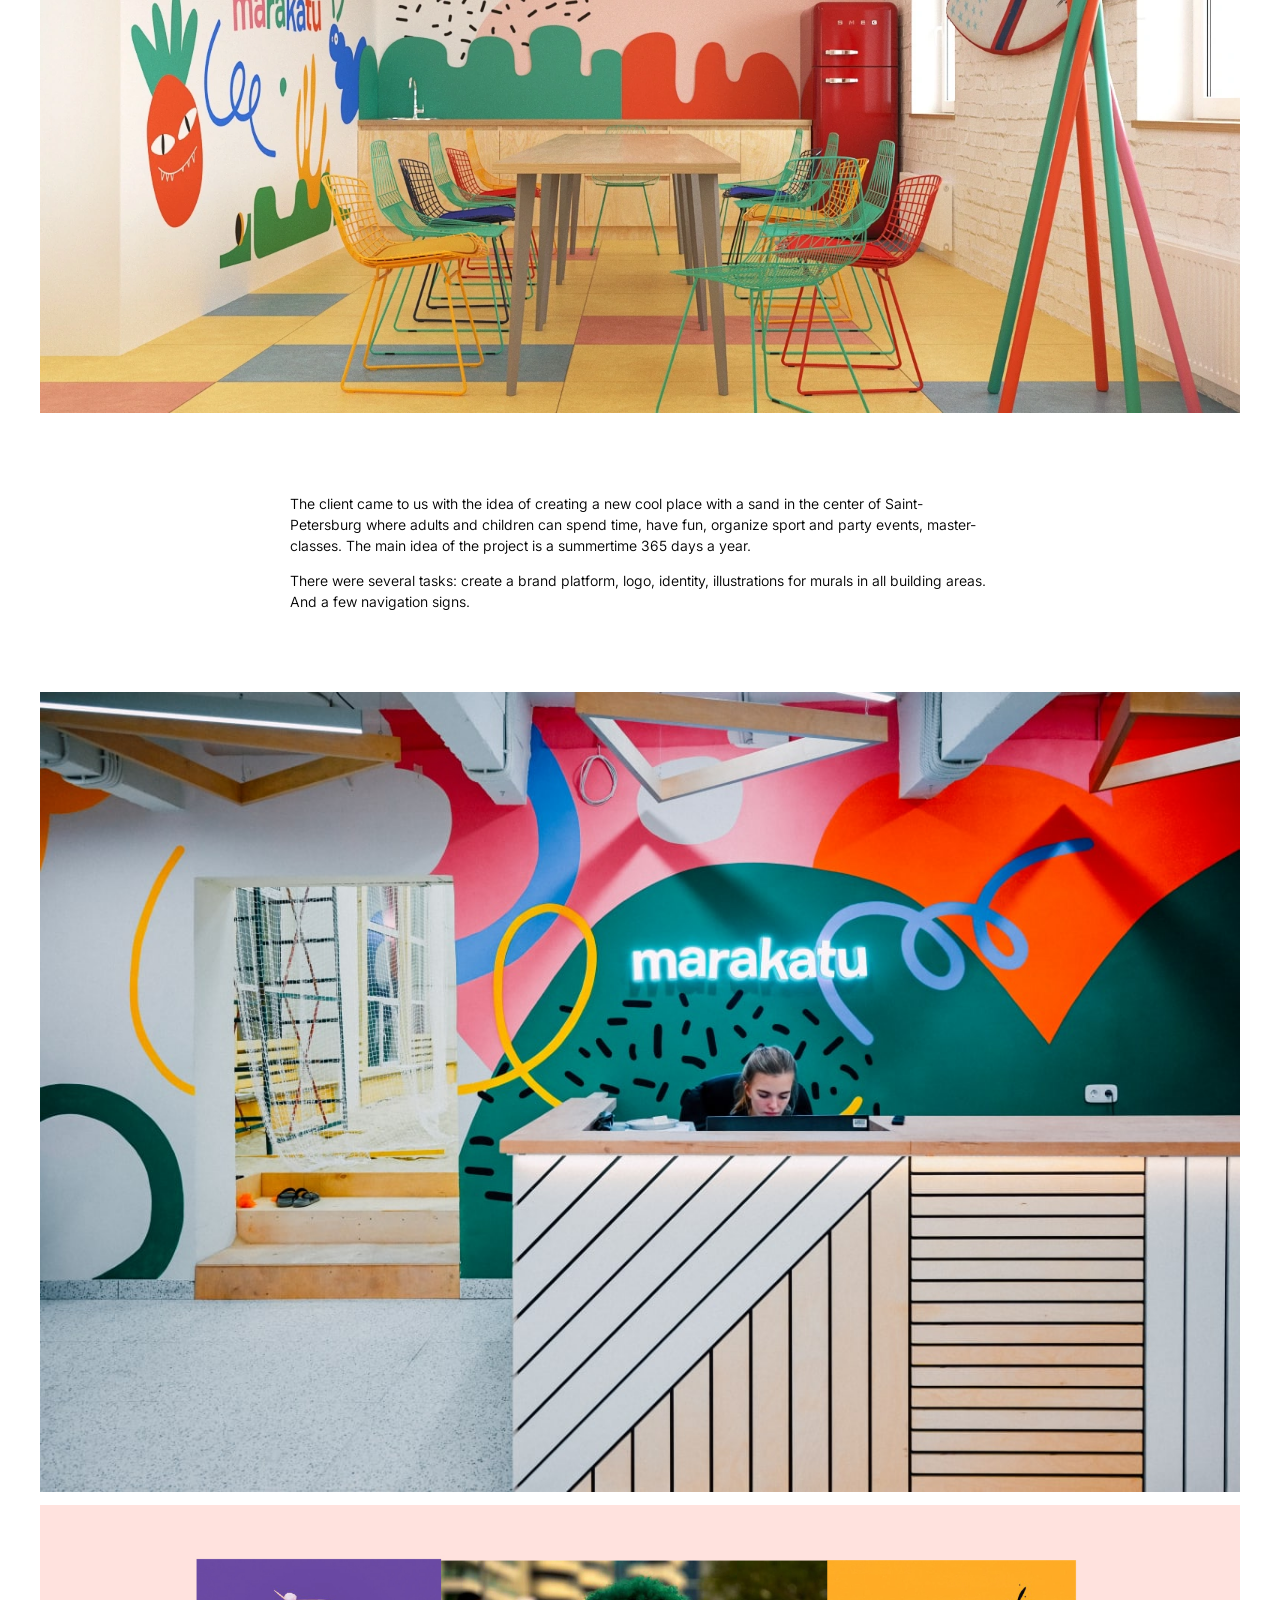
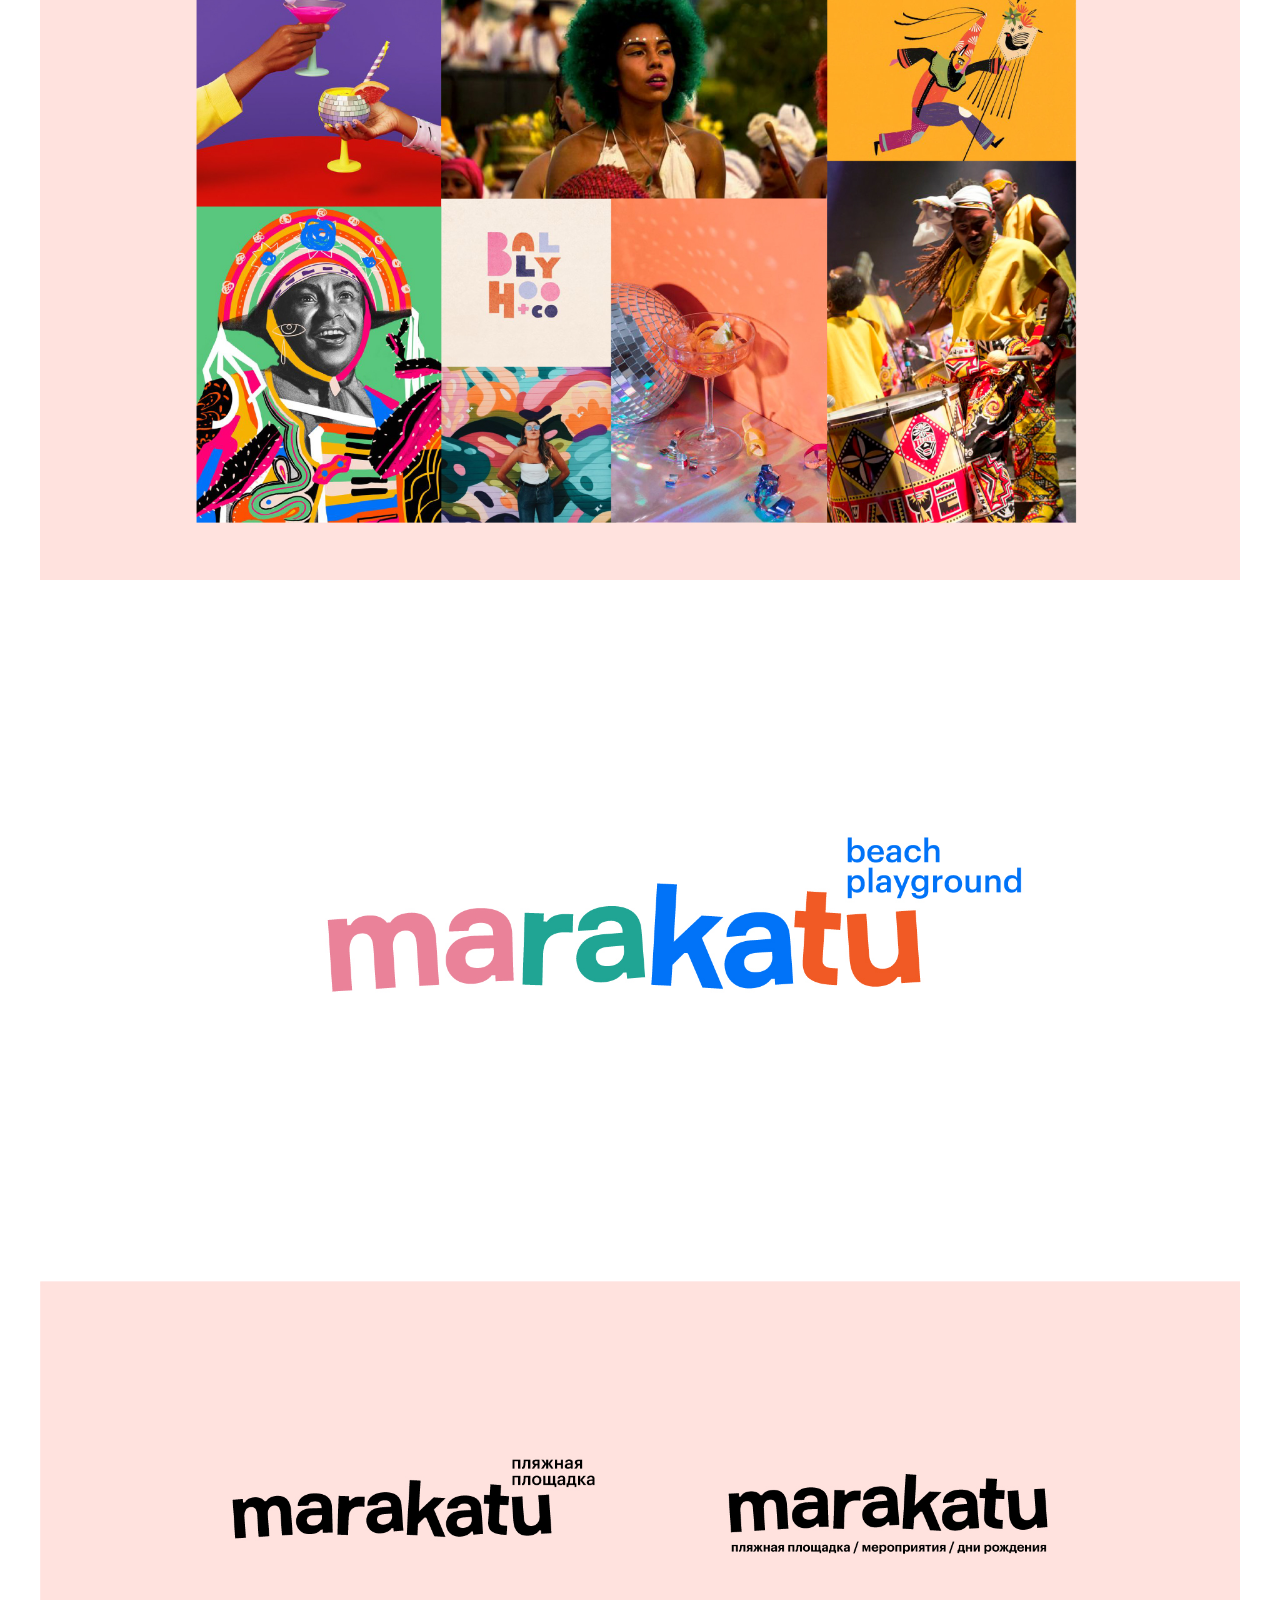
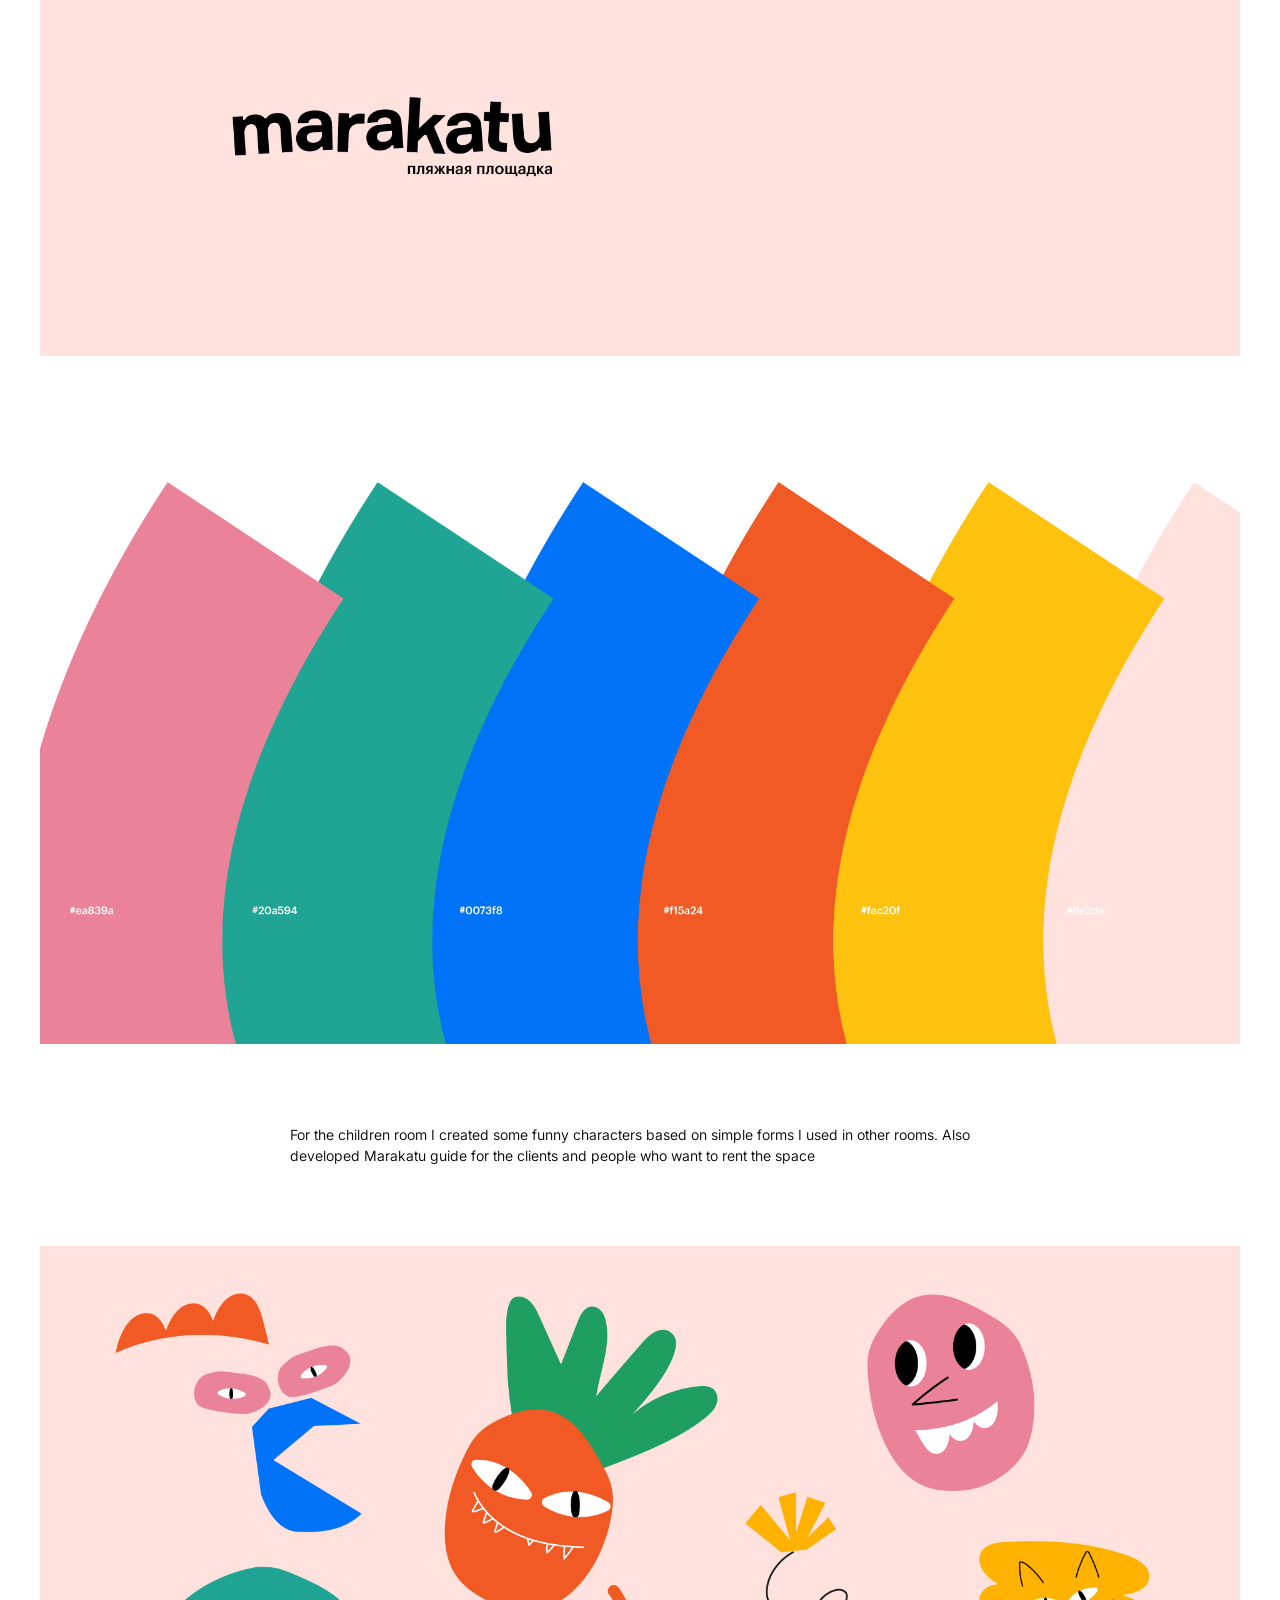
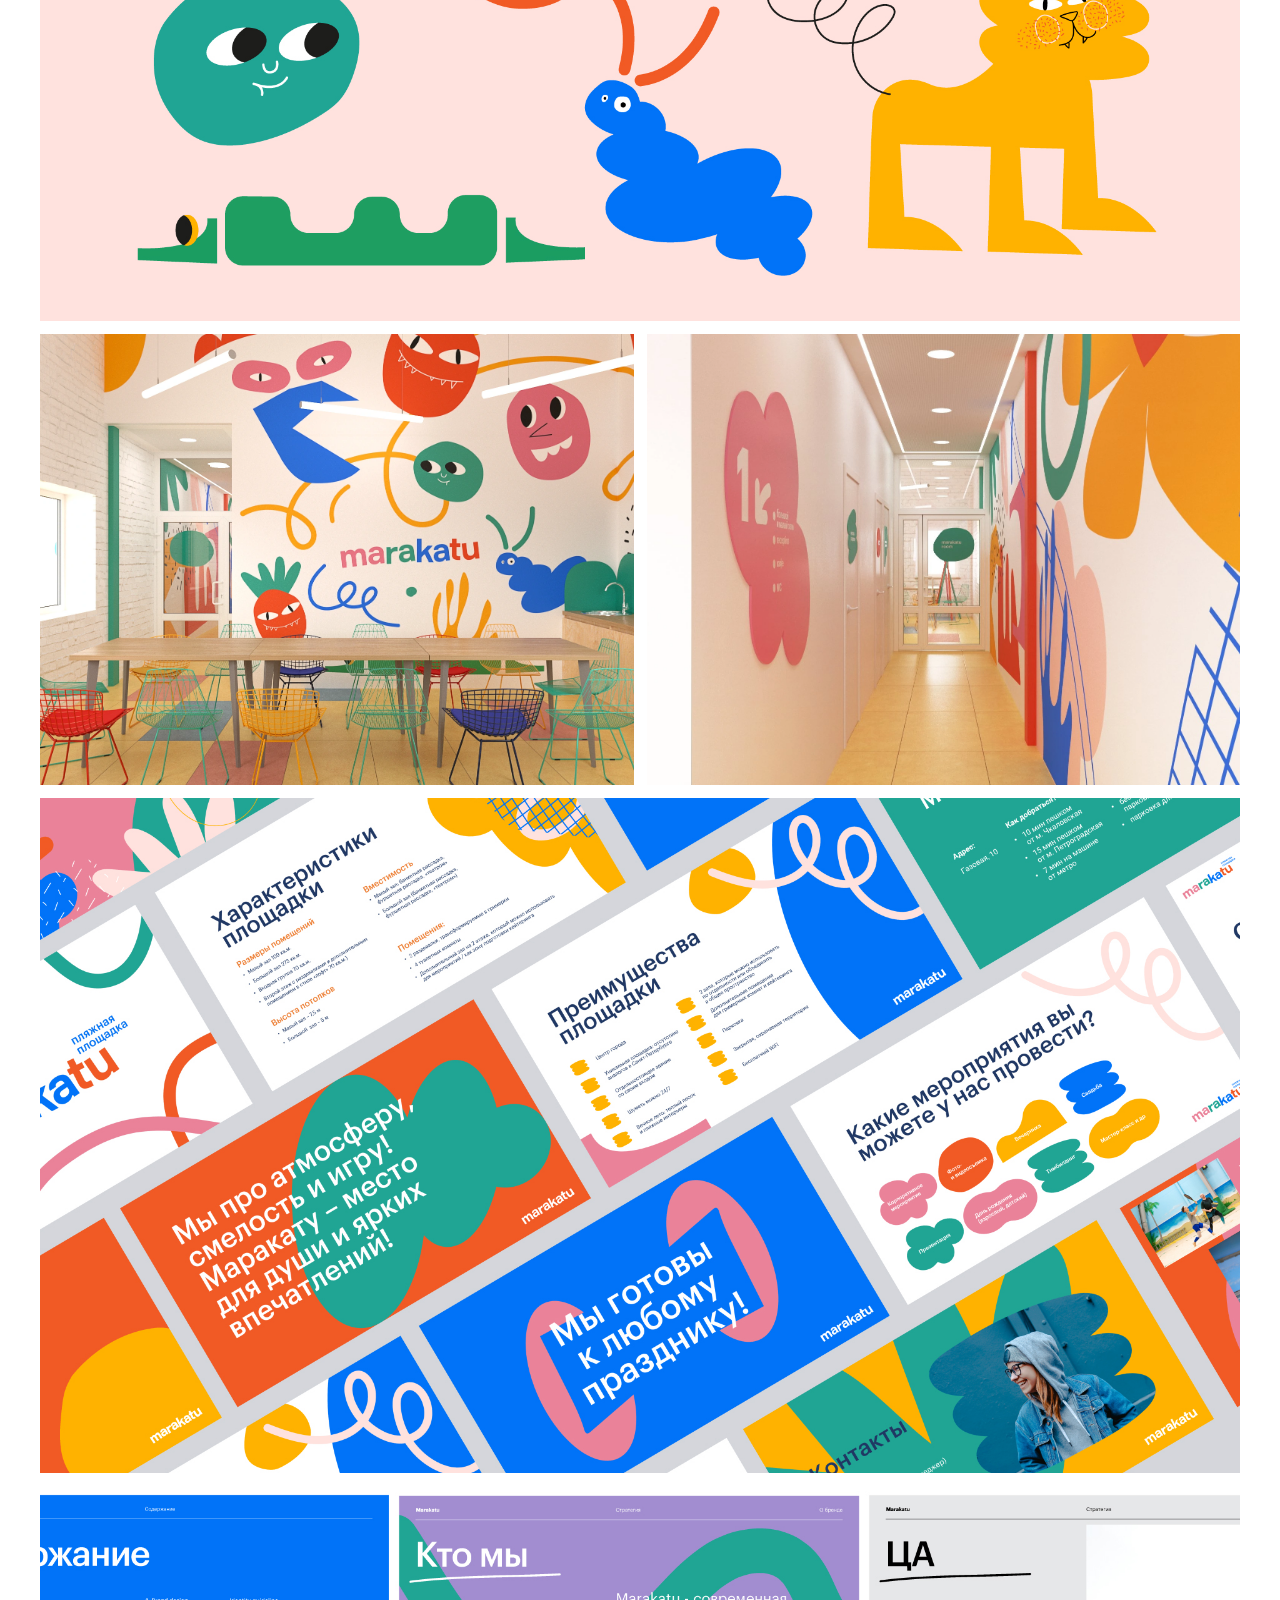
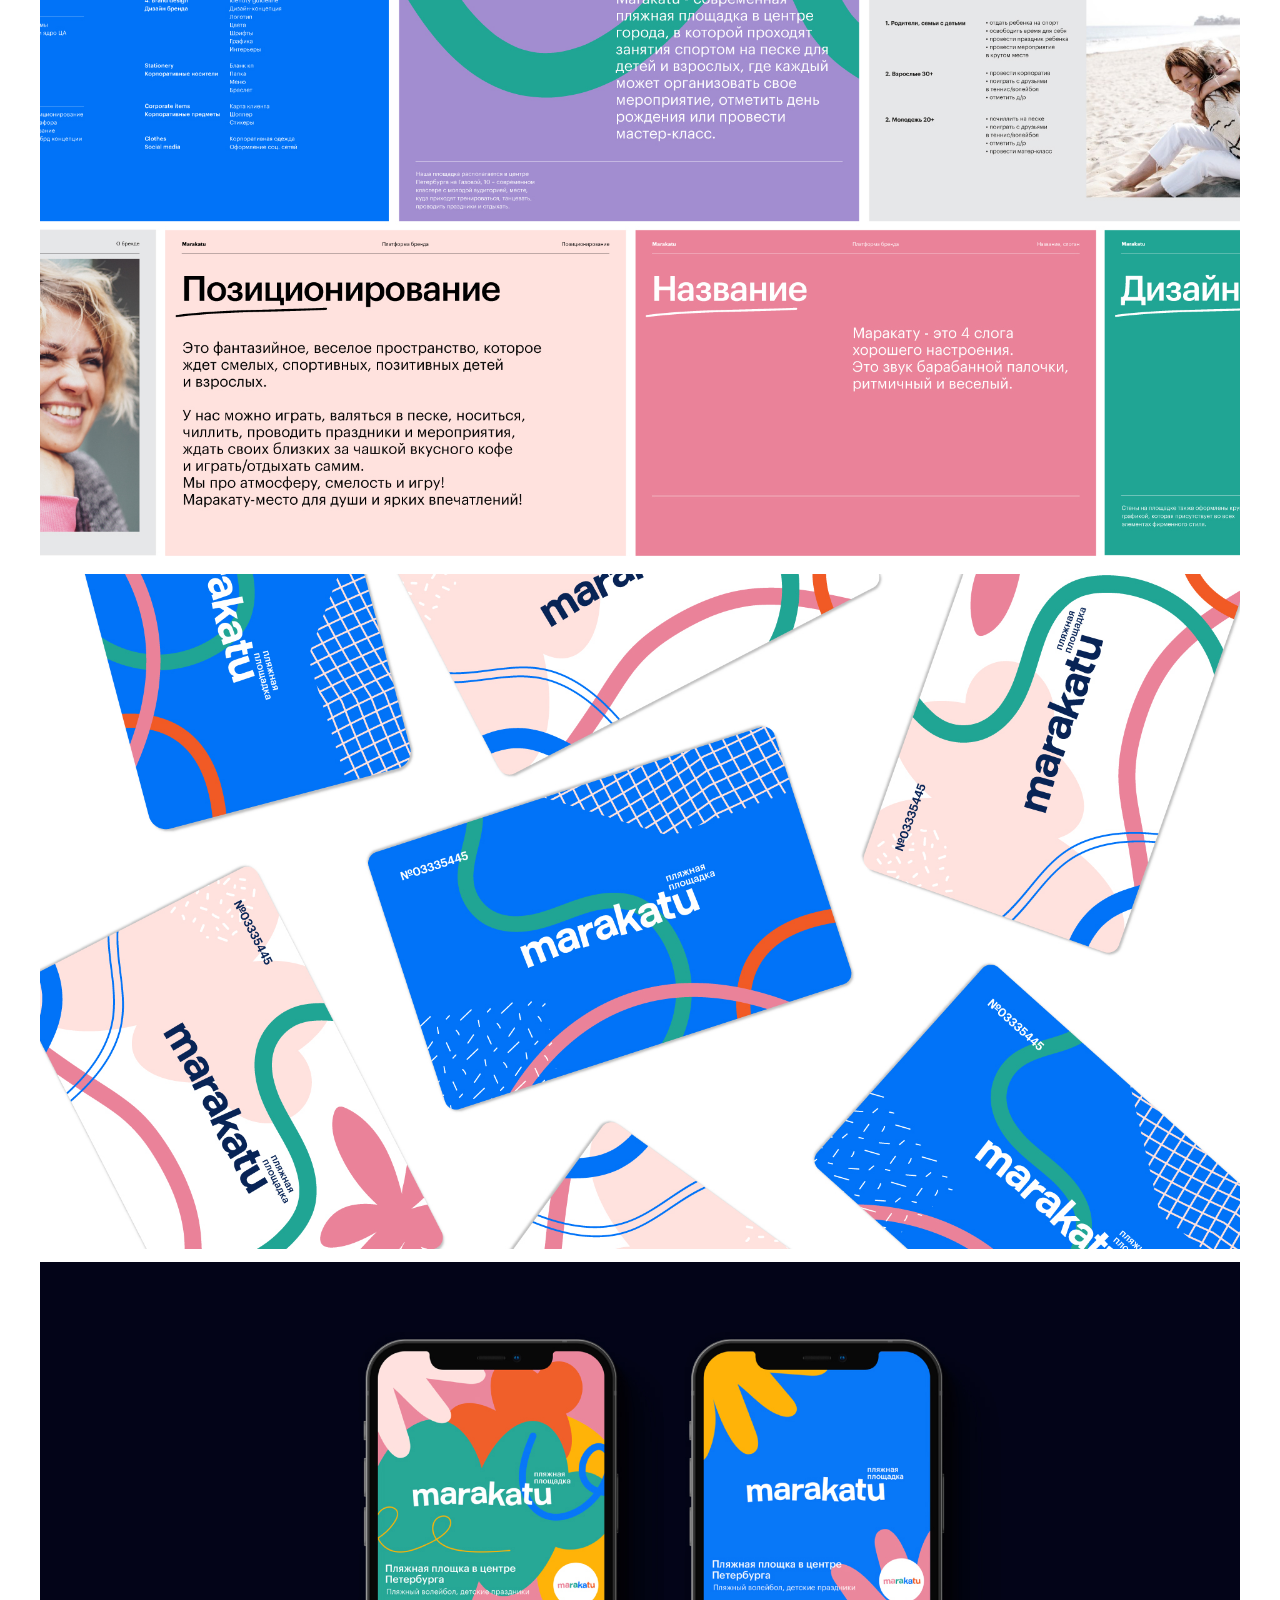
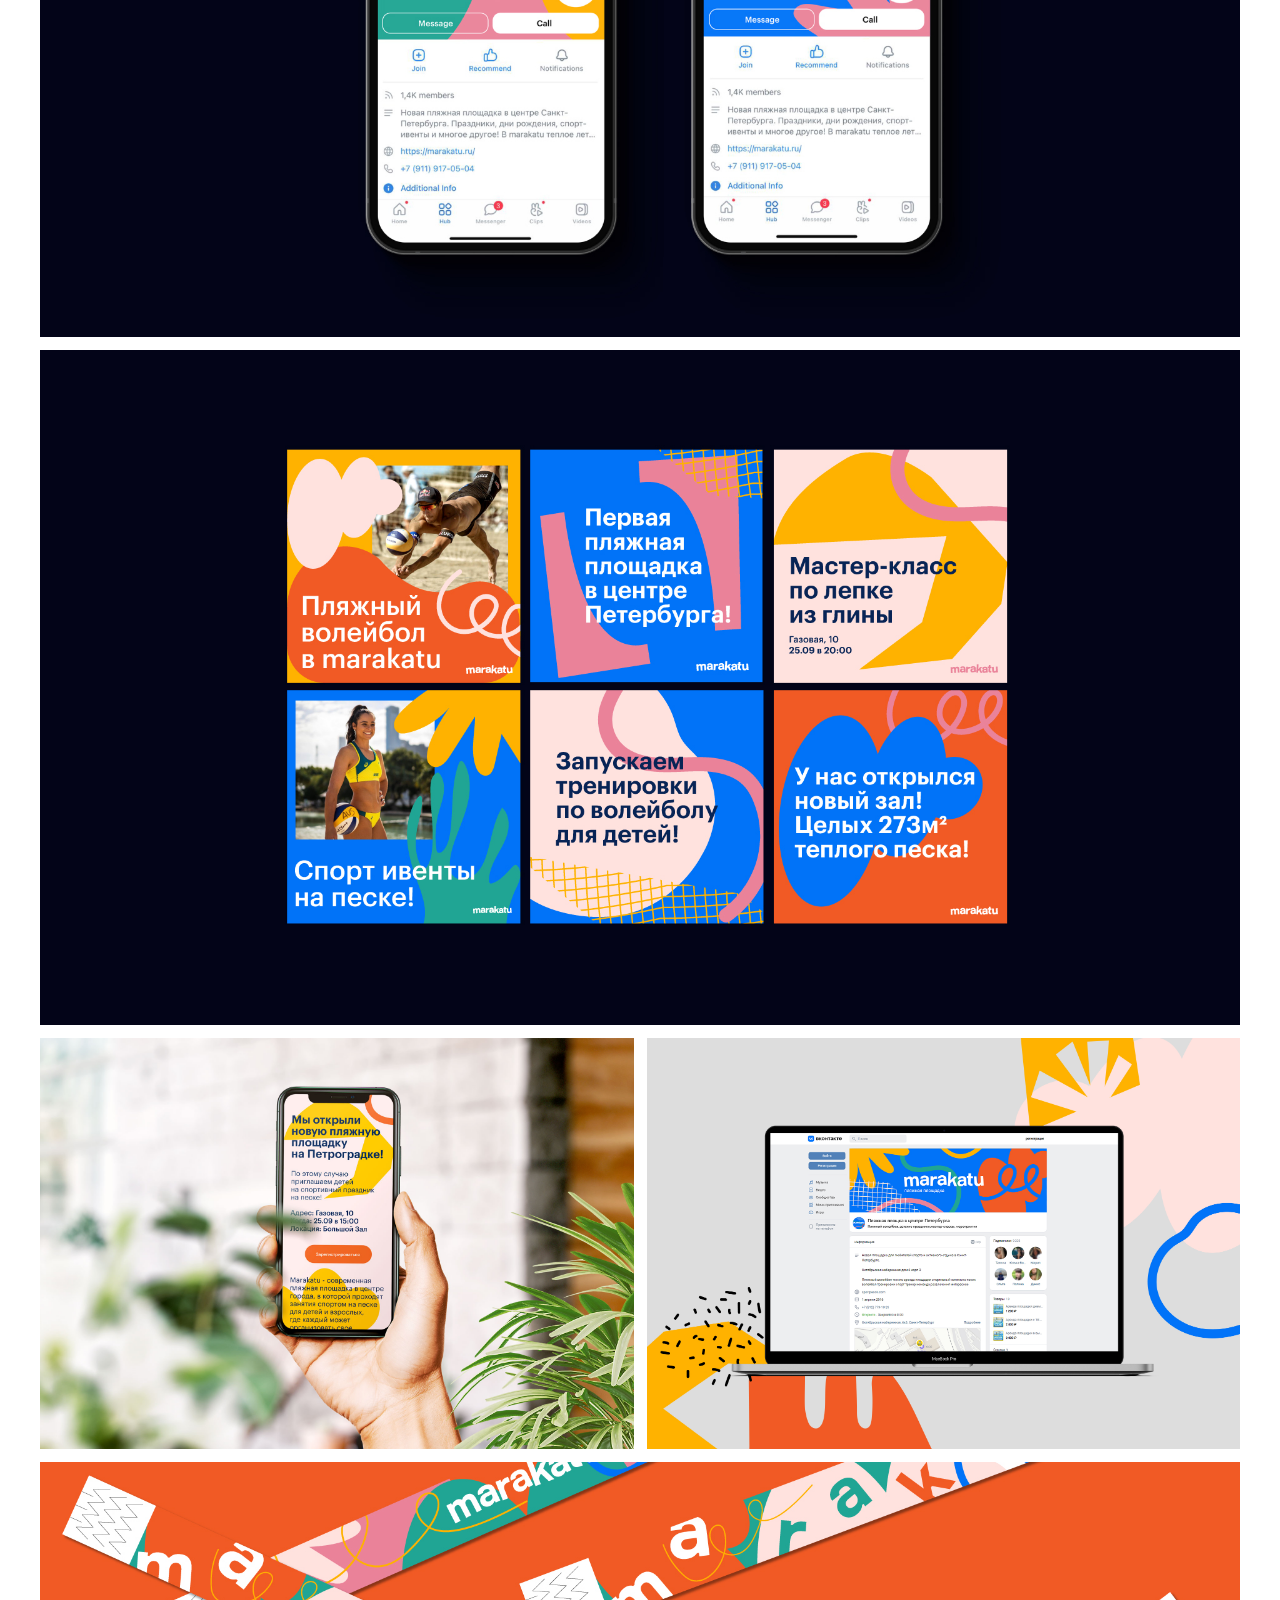
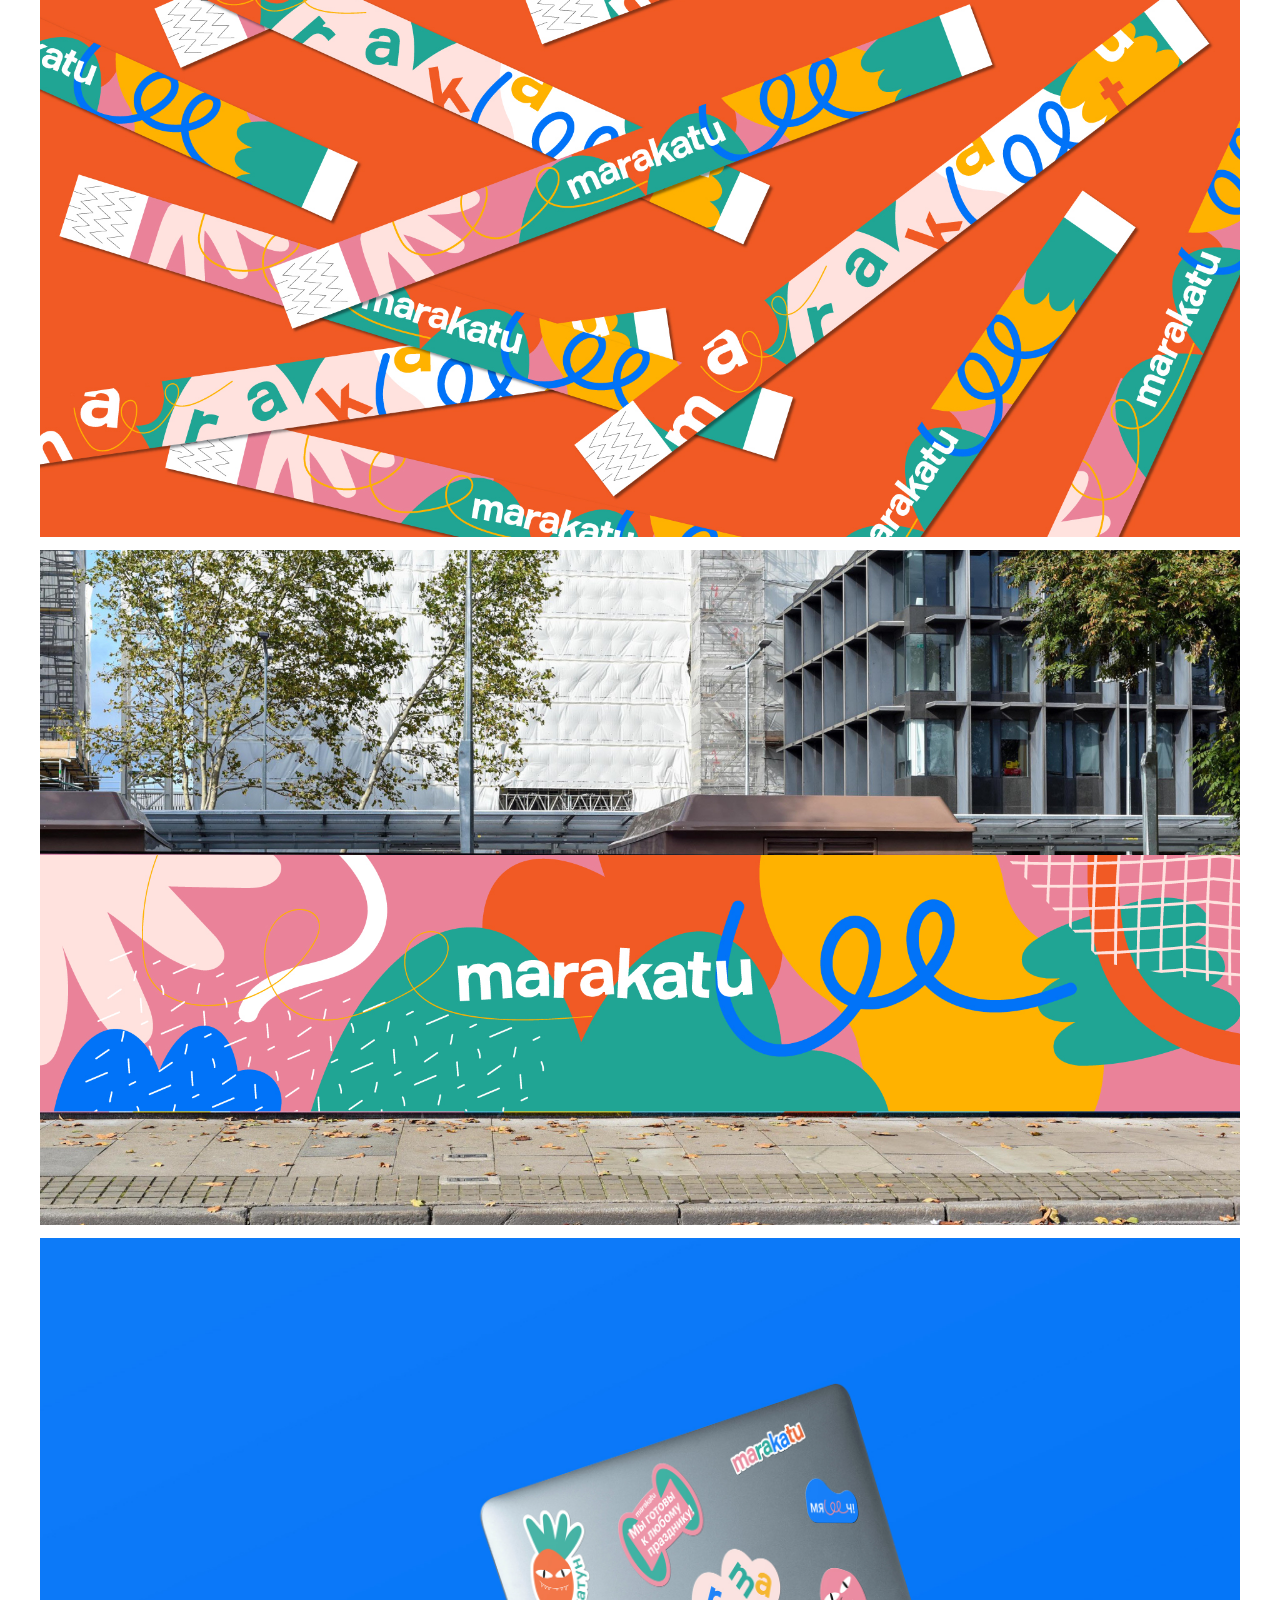
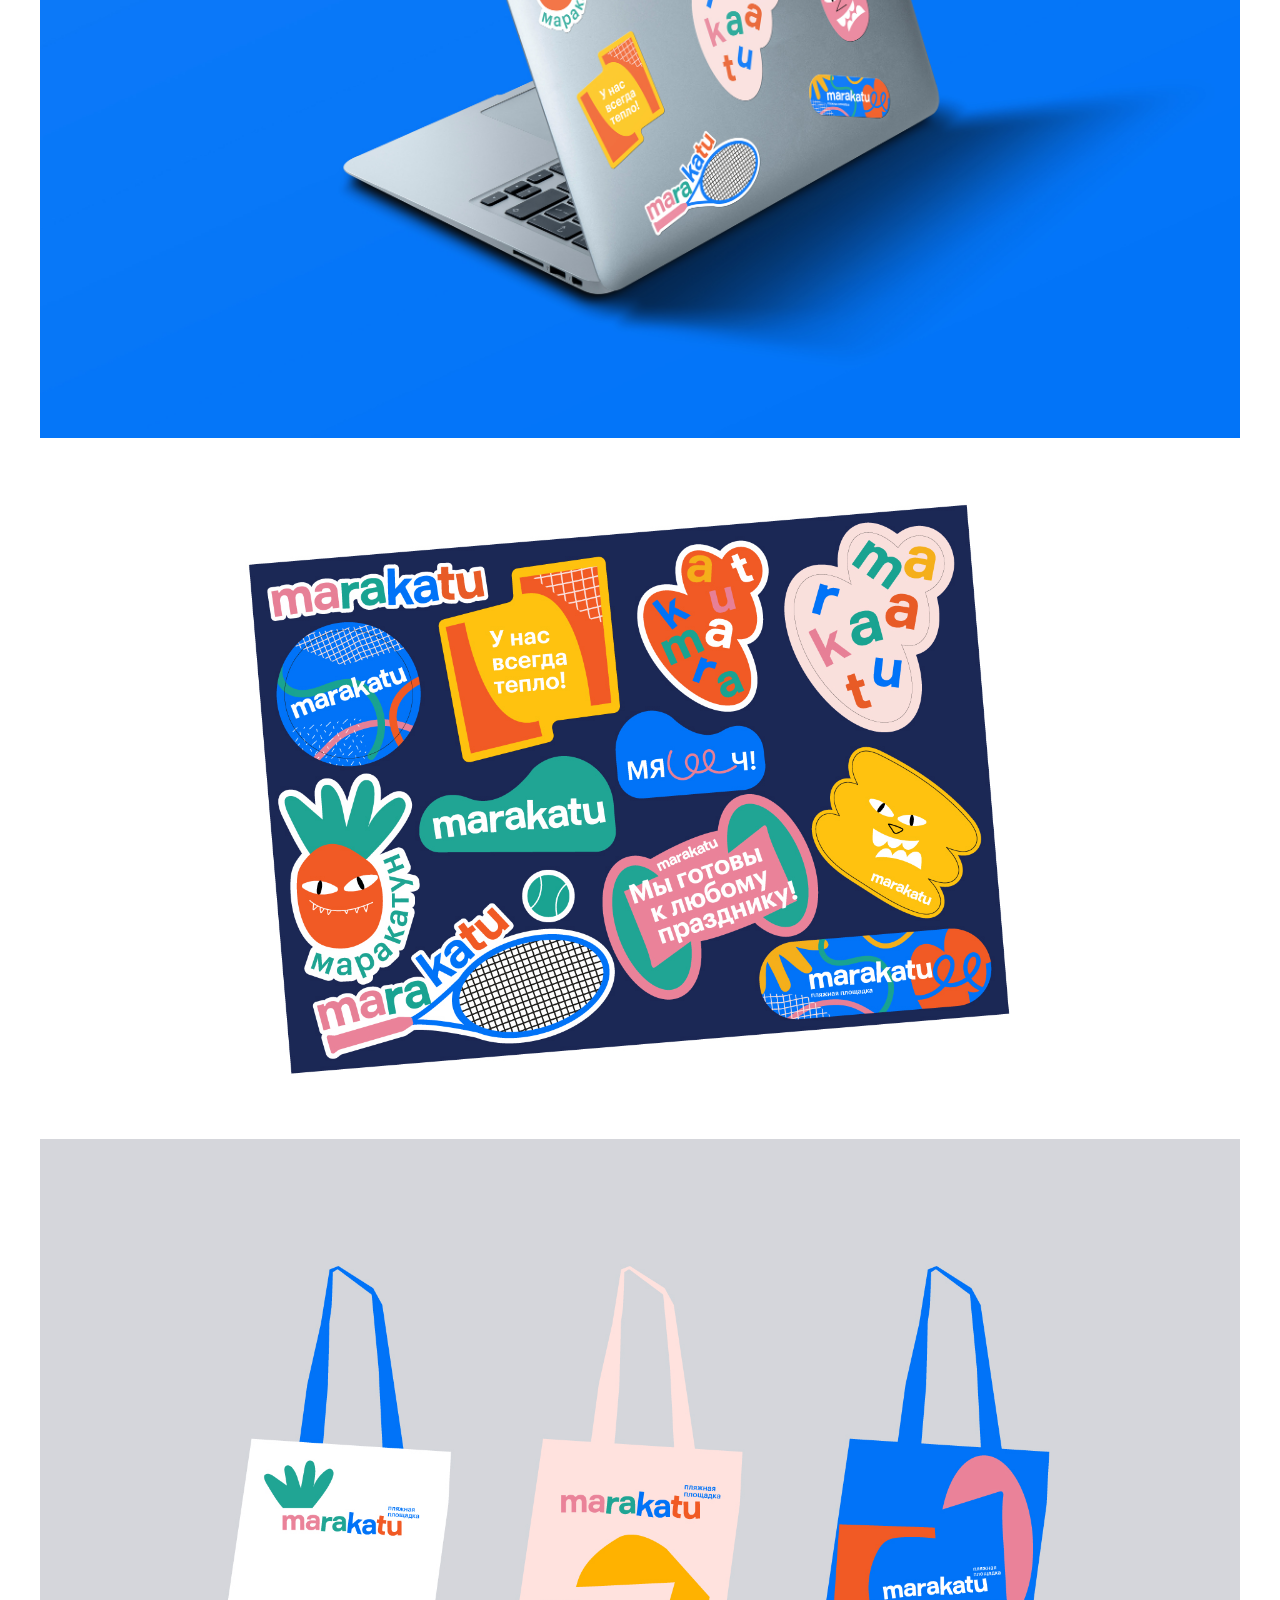
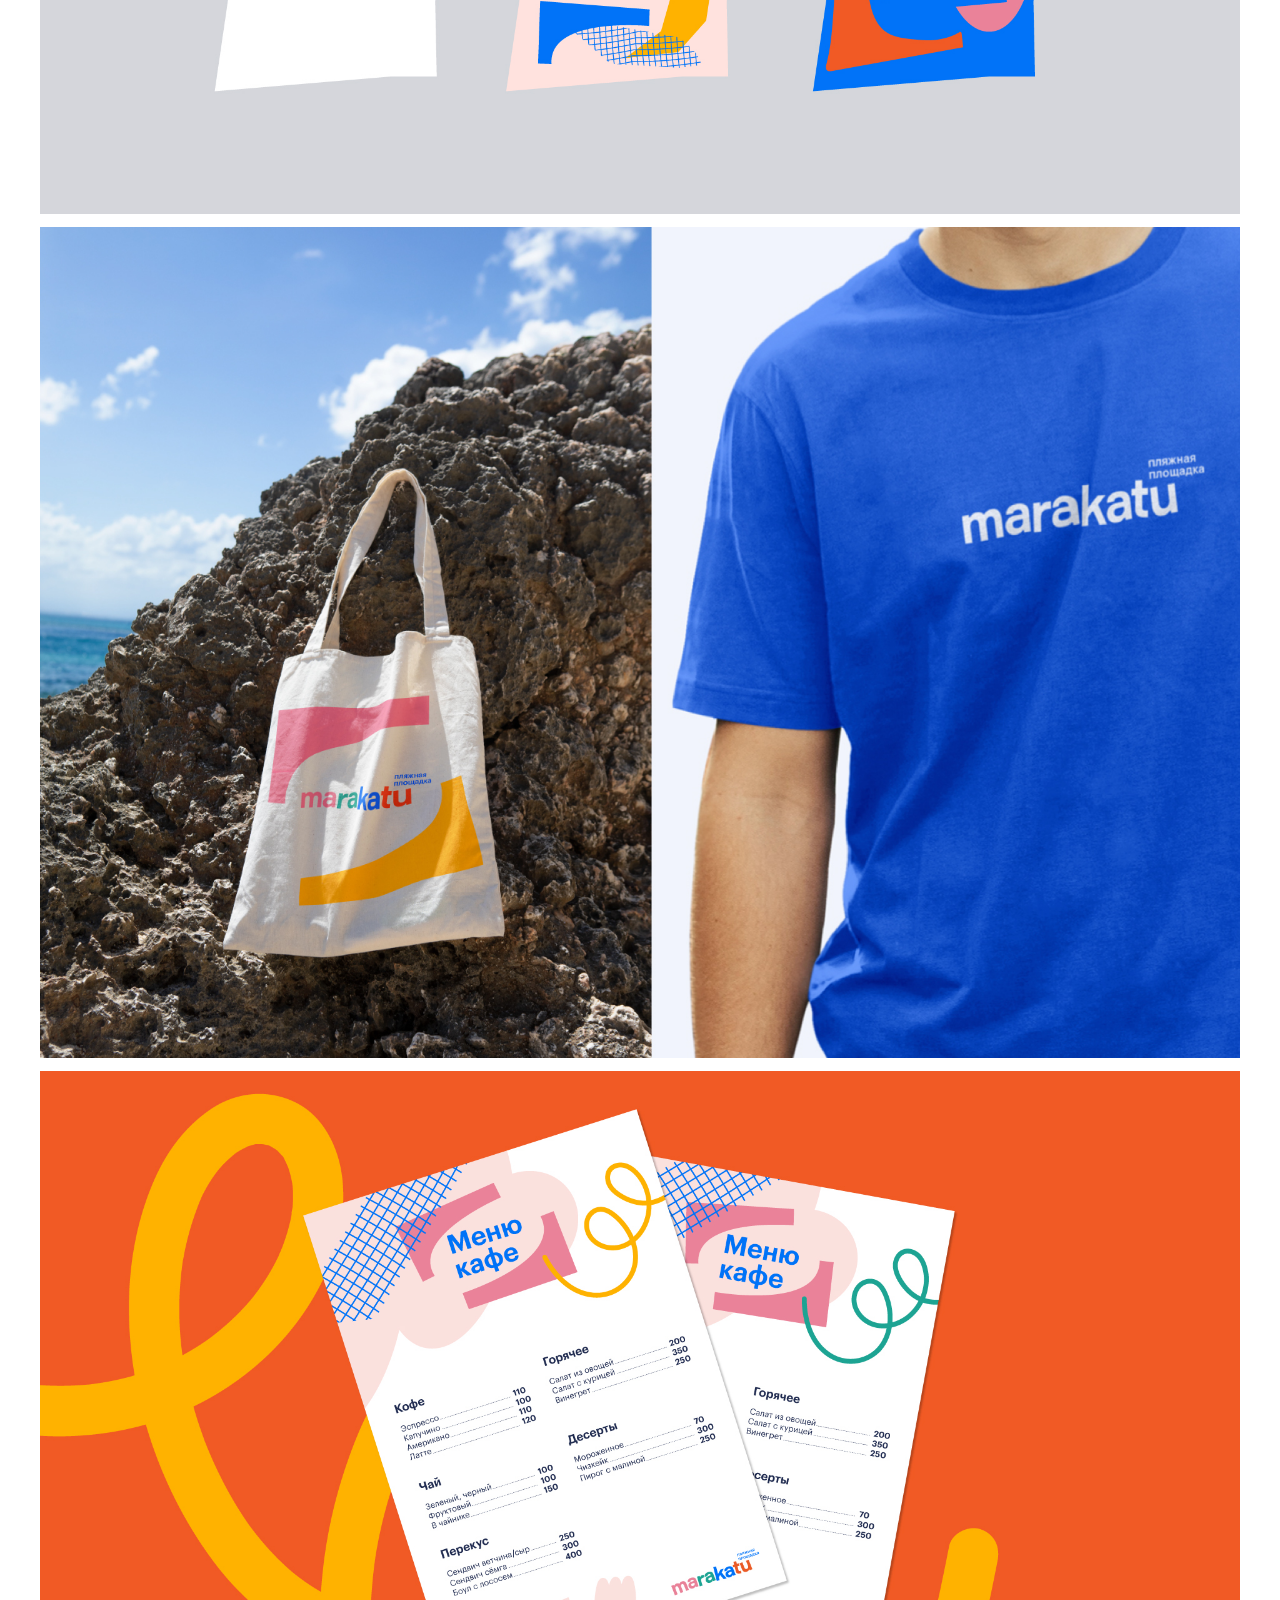
<file: Marakatu/marakatu.html>
<!DOCTYPE html>
<html lang="en">

<head>
    <meta charset="UTF-8">
    <meta name="viewport" content="width=device-width, initial-scale=1.0">
    <title>Marakatu brand identity</title>
    <link rel="stylesheet" href="./marakatu.css">
</head>

<body>
    <header class="header">
        <div class="container">
            <a href="../index.html" class="logo">
           Anastasia Eliseeva
           </a>
        </div>
    </header>
    
  <div class="page">
 
    <div class="intro">
      <h1 class="project-title">Marakatu brand identity</h1>
      <p class="project-task">Playful identity for a new beach playground in the center of Saint-Petersburg</p>
      <div class="intro-rule" aria-hidden="true"></div>
      <div class="intro-meta">
        <div class="intro-meta__block">
          <div>Year 2022</div>
          <div>Art-direction Terminal Design</div>
          <div>Renders: Terminal Design, Yurii Shevelev</div>
          <div>Duration: 4 months</div>
          <div>Photos: Unsplash, Pesok</div>
        </div>
        <div class="intro-meta__block">
          <div>Role:</div>
          <div class="intro-meta__value">naming, concept, mural illustration design, brand platform, full identity</div>
        </div>
      </div>
    </div>

    <div class="media-block">
      <img src="./Img_marakatu/01_cover.jpg" alt="">
    </div>
    <div class="media-block">
      <img src="./Img_marakatu/02_child room.webp" alt="">
    </div>
    <div class="mid-text">
      <p>The client came to us with the idea of creating a new cool place with a sand in the center of Saint-Petersburg where adults and children can spend time, have fun, organize sport and party events, master-classes. The main idea of the project is a summertime 365 days a year.</p>
      <p>There were several tasks: create a brand platform, logo, identity, illustrations for murals in all building areas. And a few navigation signs.</p>
    </div>
    <div class="media-block">
      <img src="./Img_marakatu/03.jpg" alt="">
    </div>
    <div class="media-block">
      <img src="./Img_marakatu/04_moodboard.jpg" alt="">
    </div>
    <div class="media-block">
      <img src="./Img_marakatu/05.jpg" alt="">
    </div>
    <div class="media-block">
      <img src="./Img_marakatu/06.jpg" alt="">
    </div>
    <div class="media-block">
      <img src="./Img_marakatu/07_colors.jpg" alt="">
    </div>
    <p class="mid-text">For the children room I created some funny characters based on simple forms I used in other rooms. Also developed Marakatu guide for the clients and people who want to rent the space</p>
    <div class="media-block">
      <img src="./Img_marakatu/08_illus.jpg" alt="">
    </div>
    <div class="photo-pair">
      <img src="./Img_marakatu/09.webp" alt="">
      <img src="./Img_marakatu/10.webp" alt="">
    </div>
    <div class="media-block">
      <img src="./Img_marakatu/11_00.jpg" alt="">
    </div>
    <div class="media-block">
      <img src="./Img_marakatu/12.jpg" alt="">
    </div>
    <div class="media-block">
      <img src="./Img_marakatu/13.jpg" alt="">
    </div>
    <div class="media-block">
      <img src="./Img_marakatu/14.jpg" alt="">
    </div>
    <div class="media-block">
      <img src="./Img_marakatu/15.jpg" alt="">
    </div>
    <div class="photo-pair">
      <img src="./Img_marakatu/16.jpg" alt="">
      <img src="./Img_marakatu/17.jpg" alt="">
    </div>
    <div class="media-block">
      <img src="./Img_marakatu/18.jpg" alt="">
    </div>
    <div class="media-block">
      <img src="./Img_marakatu/19.jpg" alt="">
    </div>
    <div class="media-block">
      <img src="./Img_marakatu/20.jpg" alt="">
    </div>
    <div class="media-block">
      <img src="./Img_marakatu/21.jpg" alt="">
    </div>
    <div class="media-block">
      <img src="./Img_marakatu/22.jpg" alt="">
    </div>
    <div class="media-block">
      <img src="./Img_marakatu/23.jpg" alt="">
    </div>
    <div class="media-block">
      <img src="./Img_marakatu/24.jpg" alt="">
    </div>
    <div class="media-block">
      <img src="./Img_marakatu/25.jpg" alt="">
    </div>
    <div class="mosaic-row mosaic-row--top">
      <img src="./Img_marakatu/26.webp" alt="">
      <img src="./Img_marakatu/27.webp" alt="">
    </div>
    <div class="mosaic-row mosaic-row--bottom">
      <div class="mosaic-row__stack">
        <img src="./Img_marakatu/28.jpg" alt="">
        <img src="./Img_marakatu/29.jpg" alt="">
      </div>
      <img class="mosaic-row__span" src="./Img_marakatu/30.webp" alt="">
    </div>
    <div class="media-block">
      <img src="./Img_marakatu/31.jpg" alt="">
    </div>
    <div class="photo-pair-match">
      <img src="./Img_marakatu/32.jpg" alt="">
      <img src="./Img_marakatu/33.jpg" alt="">
    </div>

    <footer class="site-footer">
      <button type="button" class="site-footer__link" onclick="window.scrollTo({top: 0, behavior: 'smooth'})">to the top</button>
      <a class="site-footer__link" href="../index.html">back to works</a>
    </footer>
 
  </div>
 
</body>
</html>
</file>
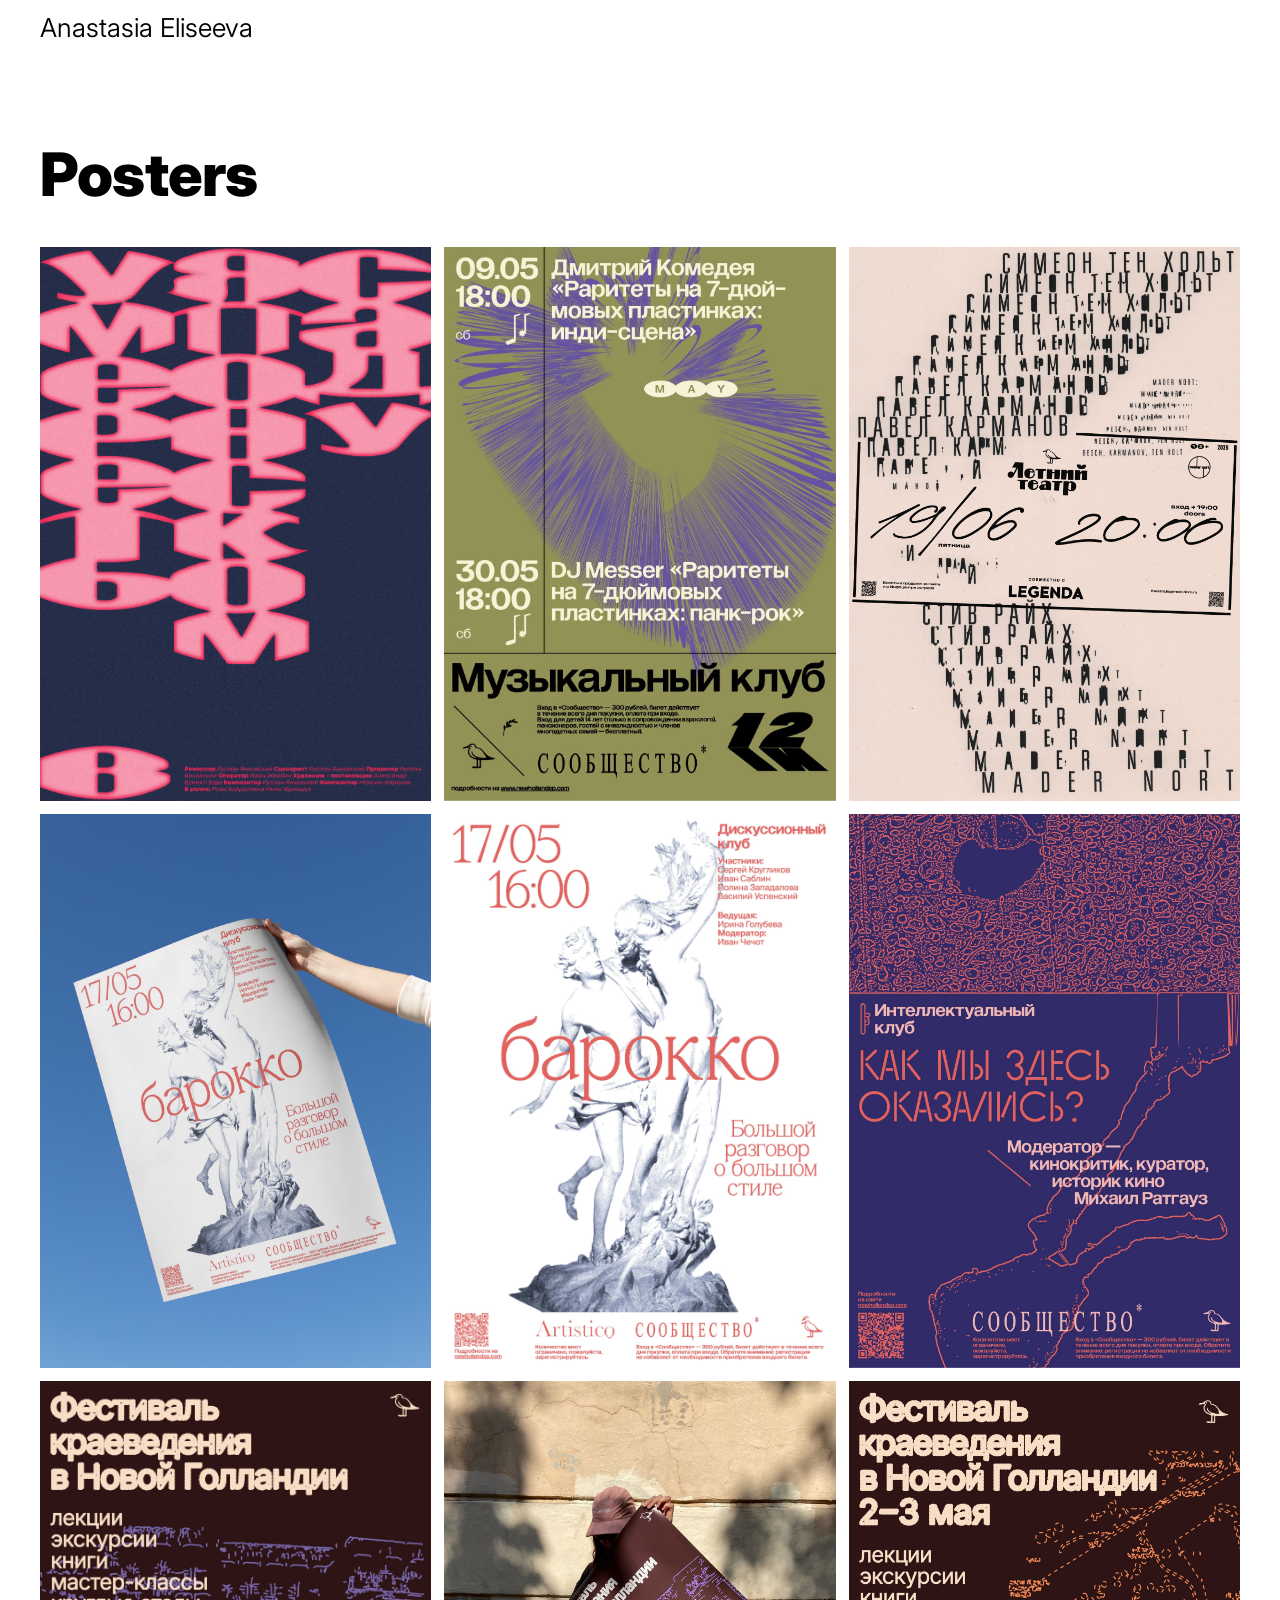
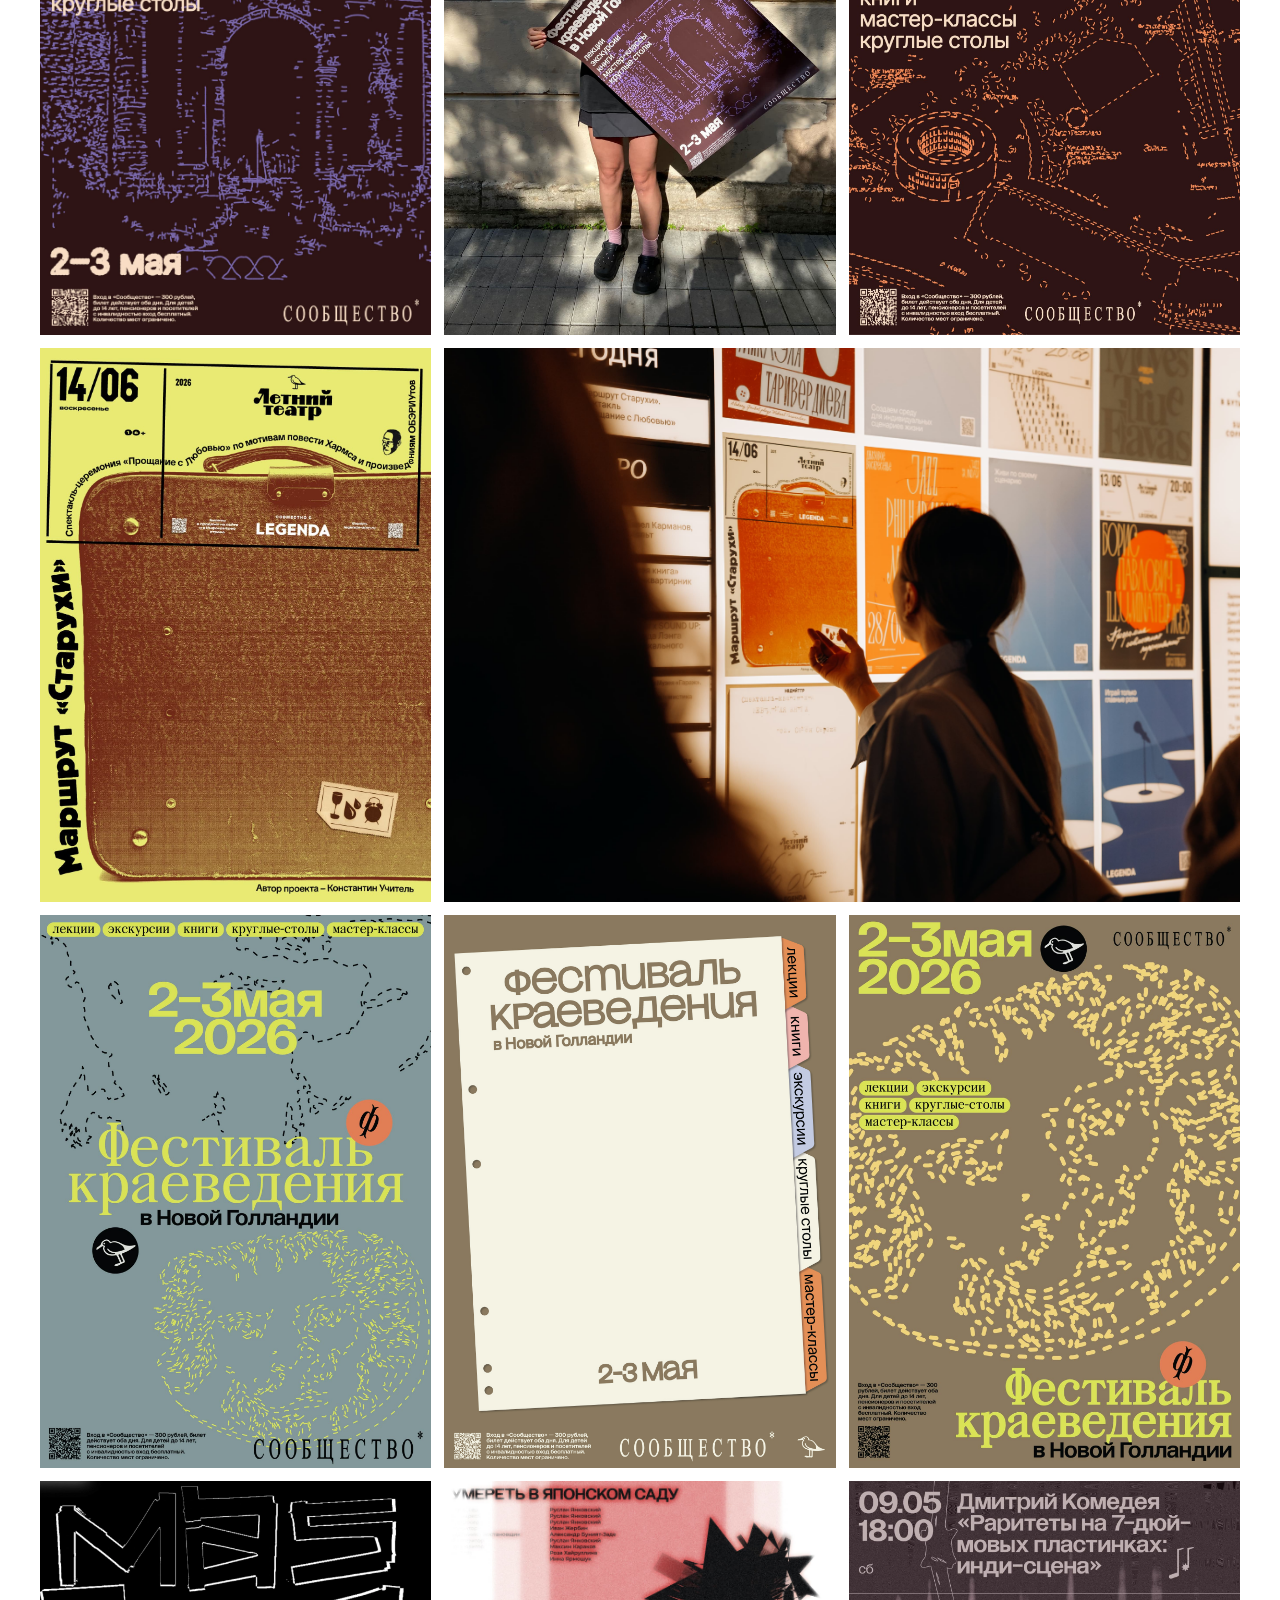
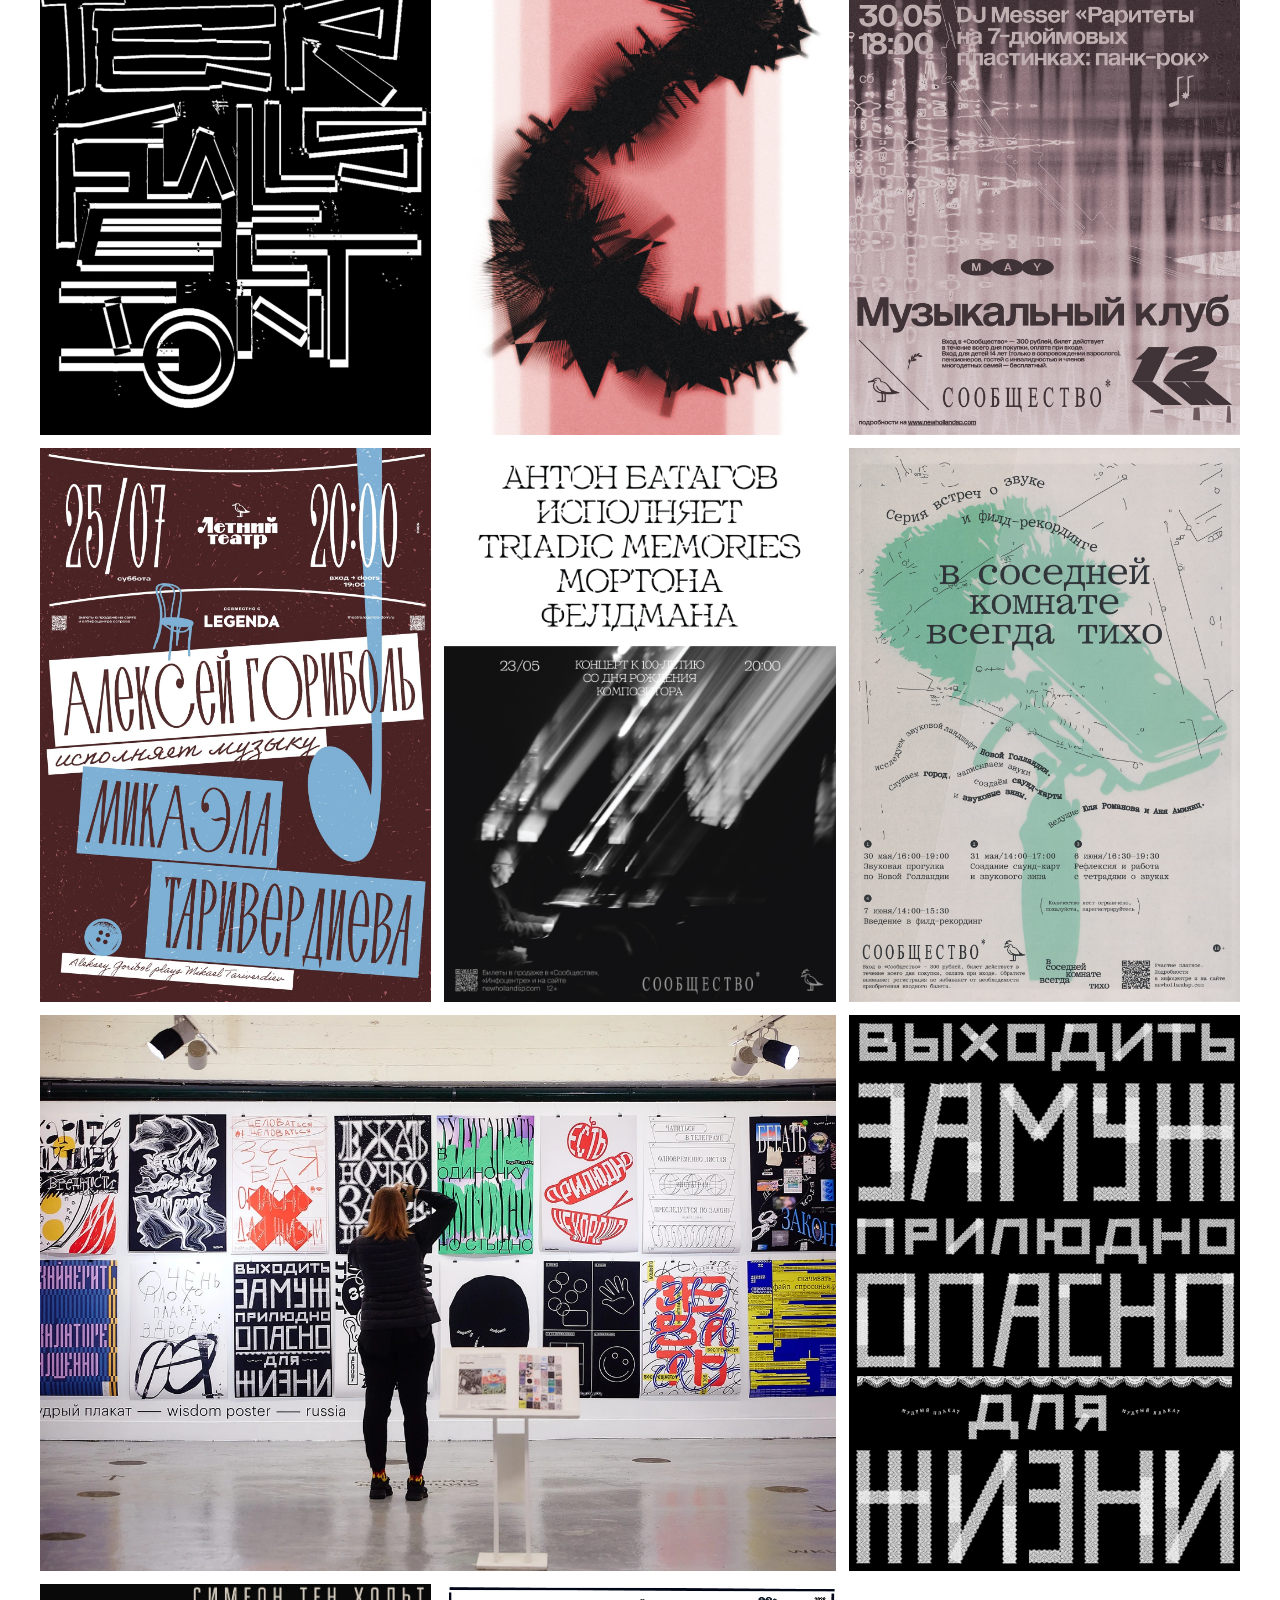
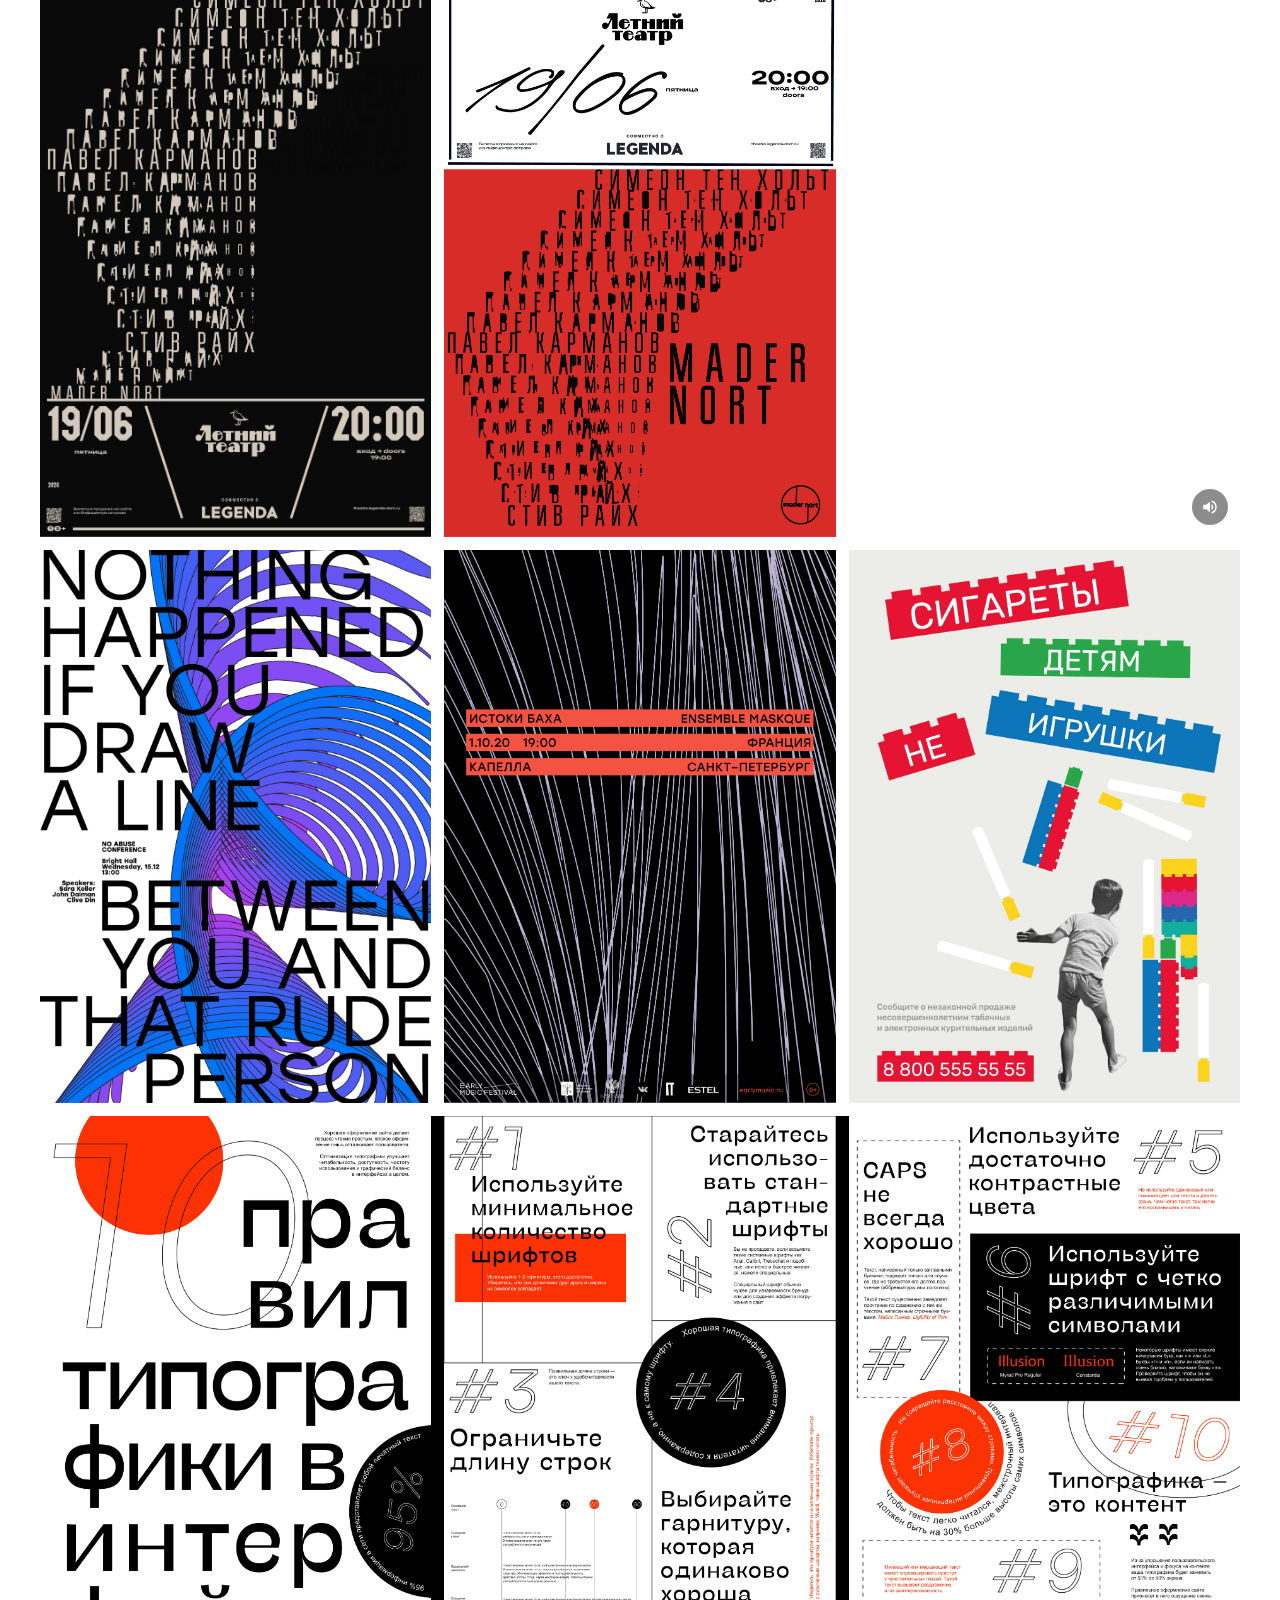
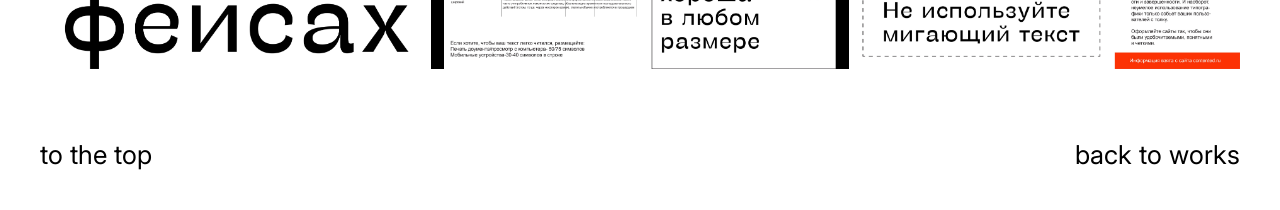
<file: Posters/posters.html>
<!DOCTYPE html>
<html lang="en">

<head>
    <meta charset="UTF-8">
    <meta name="viewport" content="width=device-width, initial-scale=1.0">
    <title>Posters</title>
    <link rel="stylesheet" href="./posters.css">
</head>

<body>
    <header class="header">
        <div class="container">
            <a href="../index.html" class="logo">
           Anastasia Eliseeva
           </a>
        </div>
    </header>
    
  <div class="page">
 
    <div class="intro">
      <h1 class="project-title">Posters</h1>
    </div>

    <div class="poster-grid">
      <div class="poster-row">
        <img src="./img_posters/poster-fiin.jpg" alt="Pink letterform poster">
        <img src="./img_posters/Mus_club.jpg" alt="Music club poster">
        <img src="./img_posters/19june_Mader_nort_print.jpg" alt="Mader Nort 19 June print poster">
      </div>

      <div class="poster-row">
        <img src="./img_posters/barocco-hand.jpg" alt="Barocco poster held against the sky">
        <img src="./img_posters/Discuss_club_barocco_01.jpg" alt="Barocco discussion club poster">
        <img src="./img_posters/Intellectual_club_02.jpg" alt="Intellectual club poster">
      </div>

      <div class="poster-row">
        <img src="./img_posters/Poster_kraeved.jpg" alt="Local history festival poster">
        <img src="./img_posters/IMG_34790.jpg" alt="Person holding the local history festival poster">
        <img src="./img_posters/Poster_kraeved_print_02.jpg" alt="Local history festival map poster">
      </div>

      <div class="poster-row poster-row--wide-right">
        <img src="./img_posters/Marshrut_staruhi_poster_Legenda_preview.jpg" alt="Marshrut Staruhi poster">
        <img src="./img_posters/M80A6895.jpg" alt="Visitor looking at posters on a light wall">
      </div>

      <div class="poster-row">
        <img src="./img_posters/Poster_kraeved_fest_01.jpg" alt="Local history festival poster, grey version">
        <img src="./img_posters/poster_kraeved_10.jpg" alt="Local history festival notebook poster">
        <img src="./img_posters/Poster_kraeved_fest_03.jpg" alt="Local history festival poster, brown version">
      </div>

      <div class="poster-row">
        <img src="./img_posters/dw work poster.webp" alt="Master Fill Text poster">
        <img src="./img_posters/posters_japan_new02.jpg" alt="Die in a Japanese garden poster">
        <img src="./img_posters/Mus_club_03.jpg" alt="Music club poster, muted version">
      </div>

      <div class="poster-row">
        <img src="./img_posters/25-june_Goribol-Tarivedriev.jpg" alt="Alexey Goribol Tariverdiev concert poster">
        <img src="./img_posters/Poster_Batagov_Feldman_print_pic.jpg" alt="Anton Batagov Feldman concert poster">
        <img src="./img_posters/V_sosedney_komnate_01.jpg" alt="In the next room it is always quiet poster">
      </div>

      <div class="poster-row poster-row--wide-left">
        <img src="./img_posters/exhivbtion.webp" alt="Exhibition wall of posters">
        <img src="./img_posters/zamusch.webp" alt="Getting married is life-threatening poster">
      </div>

      <div class="poster-row poster-row--embed">
        <img src="./img_posters/19june_Mader_nort_black.jpg" alt="Mader Nort black poster">
        <img src="./img_posters/19june_Mader_nort_red.jpg" alt="Mader Nort red poster">
        <div class="poster-embed">
          <div class="poster-embed__frame">
            <iframe id="poster-vospominania-player" allow="autoplay; fullscreen; picture-in-picture; encrypted-media; gyroscope; accelerometer; clipboard-write; screen-wake-lock;" frameborder="0" allowfullscreen></iframe>
          </div>
          <button type="button" class="poster-embed__volume" aria-label="Mute" aria-pressed="false">
            <svg class="icon-on" viewBox="0 0 24 24" aria-hidden="true"><path fill="currentColor" d="M3 9v6h4l5 4V5L7 9H3zm13.5 3a4.5 4.5 0 0 0-2.5-4.03v8.05A4.5 4.5 0 0 0 16.5 12zM14 3.23v2.06a7 7 0 0 1 0 13.42v2.06a9 9 0 0 0 0-17.54z"/></svg>
            <svg class="icon-muted" viewBox="0 0 24 24" aria-hidden="true"><path fill="currentColor" d="M3 9v6h4l5 4V5L7 9H3zm13.6 2.2 2.2-2.2 1.4 1.4-2.2 2.2 2.2 2.2-1.4 1.4-2.2-2.2-2.2 2.2-1.4-1.4 2.2-2.2-2.2-2.2 1.4-1.4 2.2 2.2z"/></svg>
          </button>
        </div>
      </div>

      <div class="poster-row">
        <img src="./img_posters/nothing_changed.jpg" alt="Nothing happened if you draw a line poster">
        <img src="./img_posters/poster_black-34.jpg" alt="Origins of Bach poster">
        <img src="./img_posters/sigarettes.jpg" alt="Cigarettes are not toys poster">
      </div>

      <div class="poster-row poster-row--black">
        <img src="./img_posters/interface1-01.jpg" alt="Ten rules of interface typography, cover">
        <img src="./img_posters/interface1-02.jpg" alt="Ten rules of interface typography, rules 1 to 4">
        <img src="./img_posters/interface1-03-03.jpg" alt="Ten rules of interface typography, rules 5 to 10">
      </div>
    </div>
 
    <footer class="site-footer">
      <button type="button" class="site-footer__link" onclick="window.scrollTo({top: 0, behavior: 'smooth'})">to the top</button>
      <a class="site-footer__link" href="../index.html">back to works</a>
    </footer>
 
  </div>

  <script>
    function onKinescopeIframeAPIReady(playerFactory) {
      var volumeButton = document.querySelector('.poster-embed__volume');

      playerFactory.create('poster-vospominania-player', {
        url: 'https://kinescope.io/aeoKjpy8orbrF2meayNdmj',
        size: { width: '100%', height: '100%' },
        behavior: {
          autoPlay: 'viewable',
          playback: 'visible',
          playsInline: true
        }
      }).then(function (player) {
        player.setVolume(1);
        player.unmute();

        function paint(muted) {
          volumeButton.classList.toggle('is-muted', muted);
          volumeButton.setAttribute('aria-pressed', muted ? 'true' : 'false');
          volumeButton.setAttribute('aria-label', muted ? 'Unmute' : 'Mute');
        }

        volumeButton.addEventListener('click', function () {
          player.isMuted().then(function (muted) {
            if (muted) {
              player.unmute();
              player.setVolume(1);
              paint(false);
            } else {
              player.mute();
              paint(true);
            }
          });
        });
      });
    }

    var kinescopeScript = document.createElement('script');
    kinescopeScript.src = 'https://player.kinescope.io/latest/iframe.player.js';
    document.head.appendChild(kinescopeScript);
  </script>
 
</body>
</html>
</file>
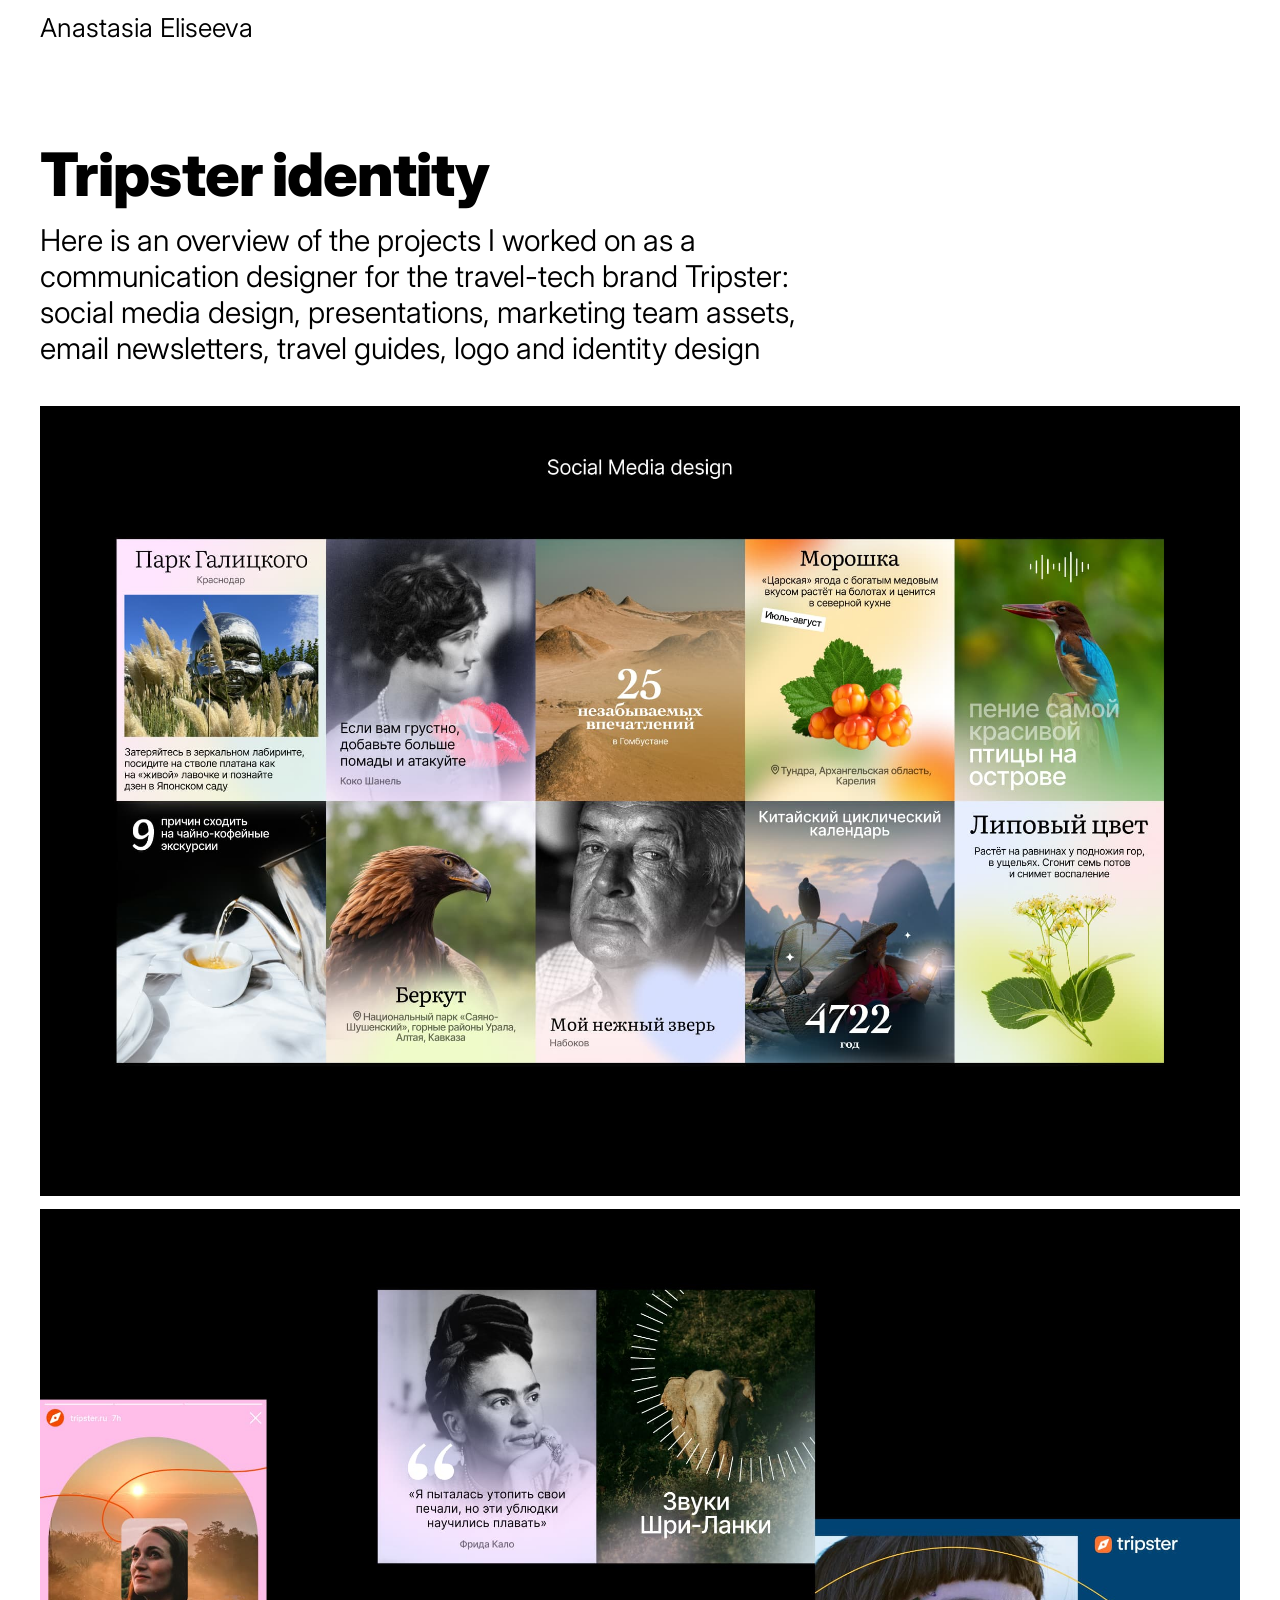
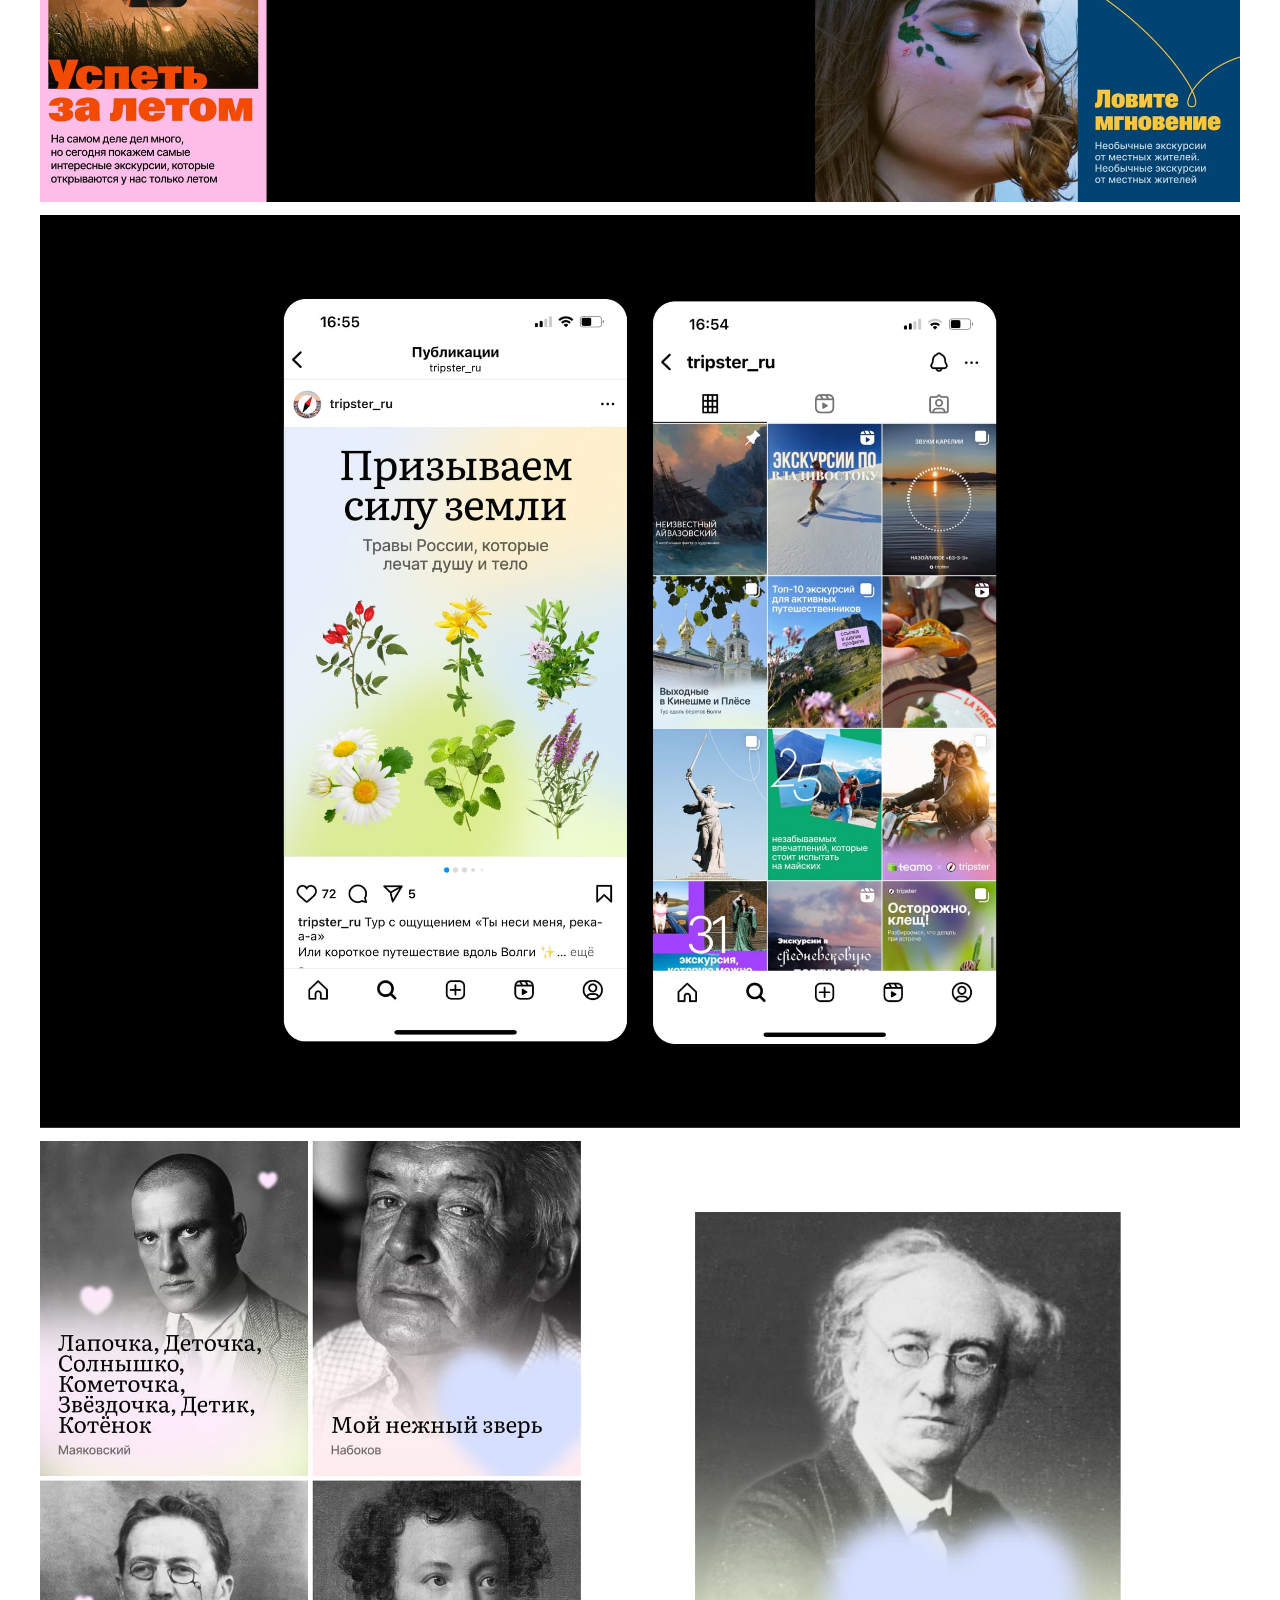
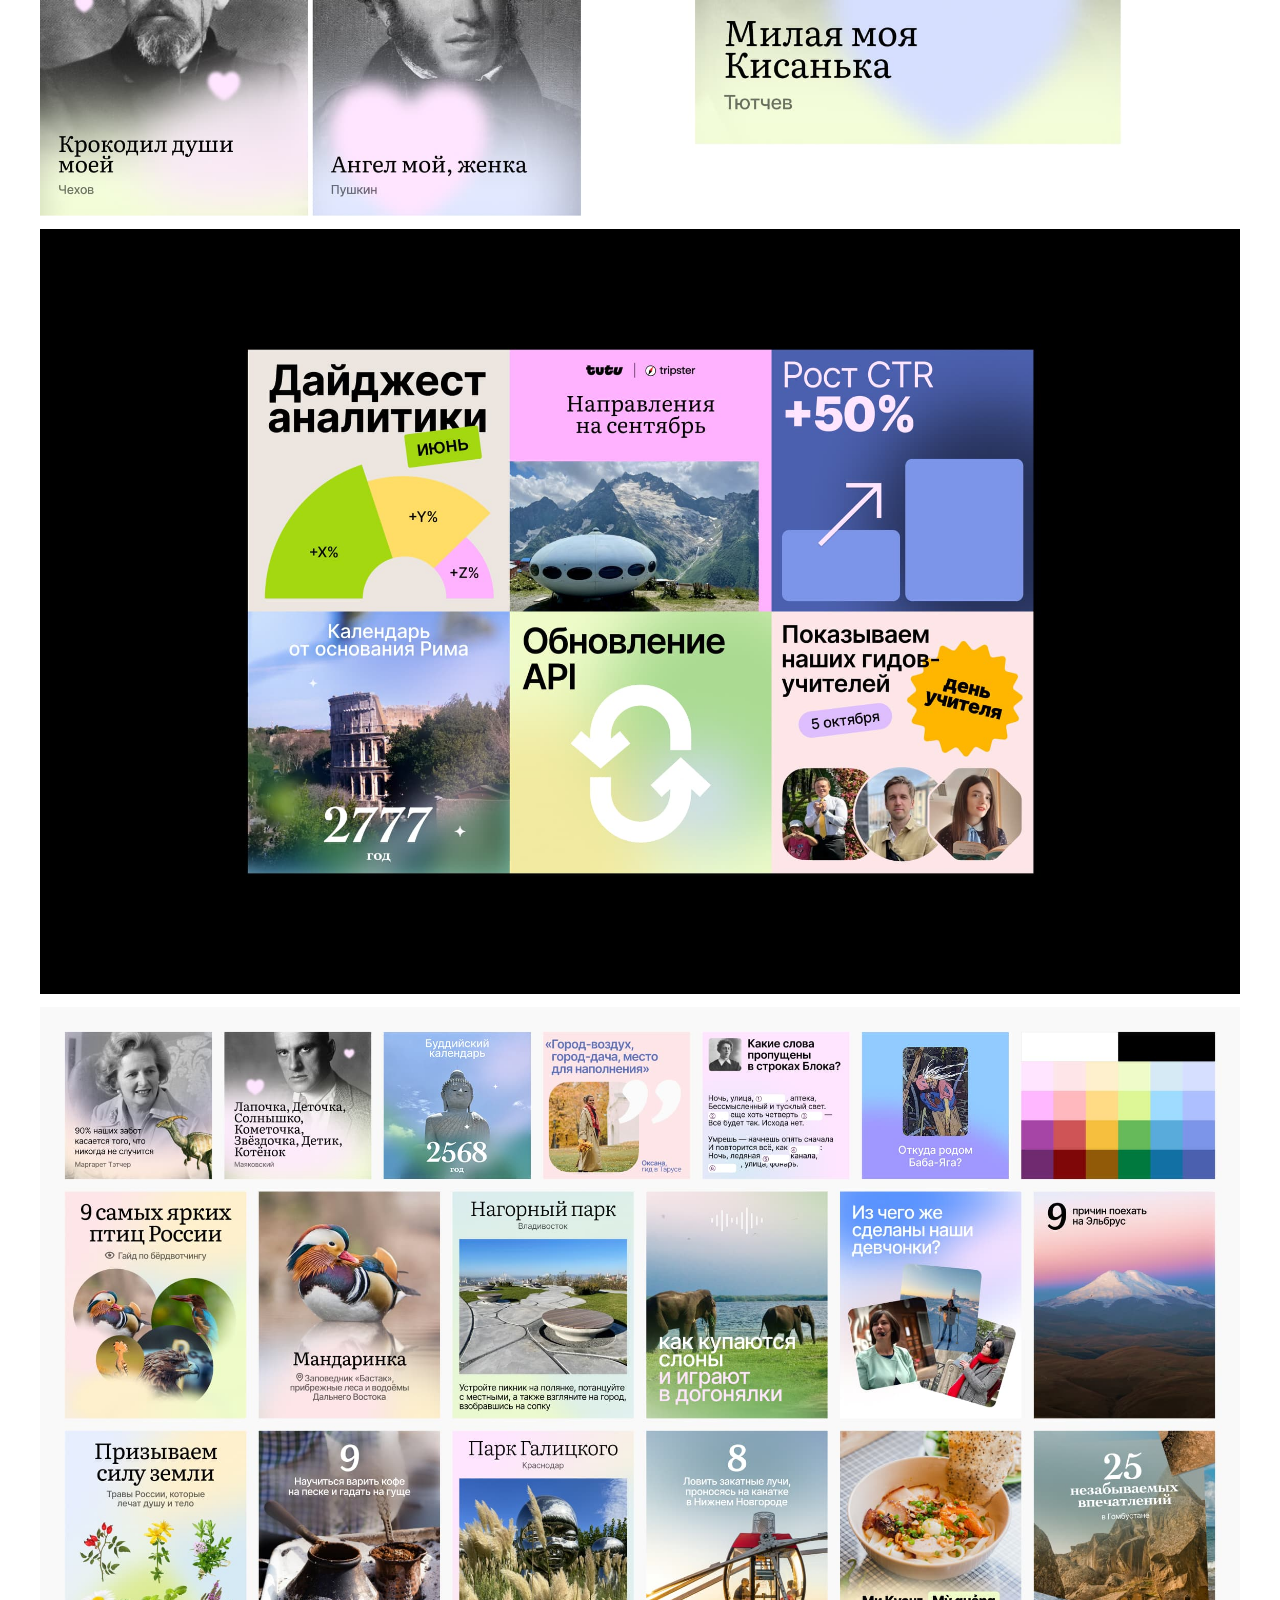
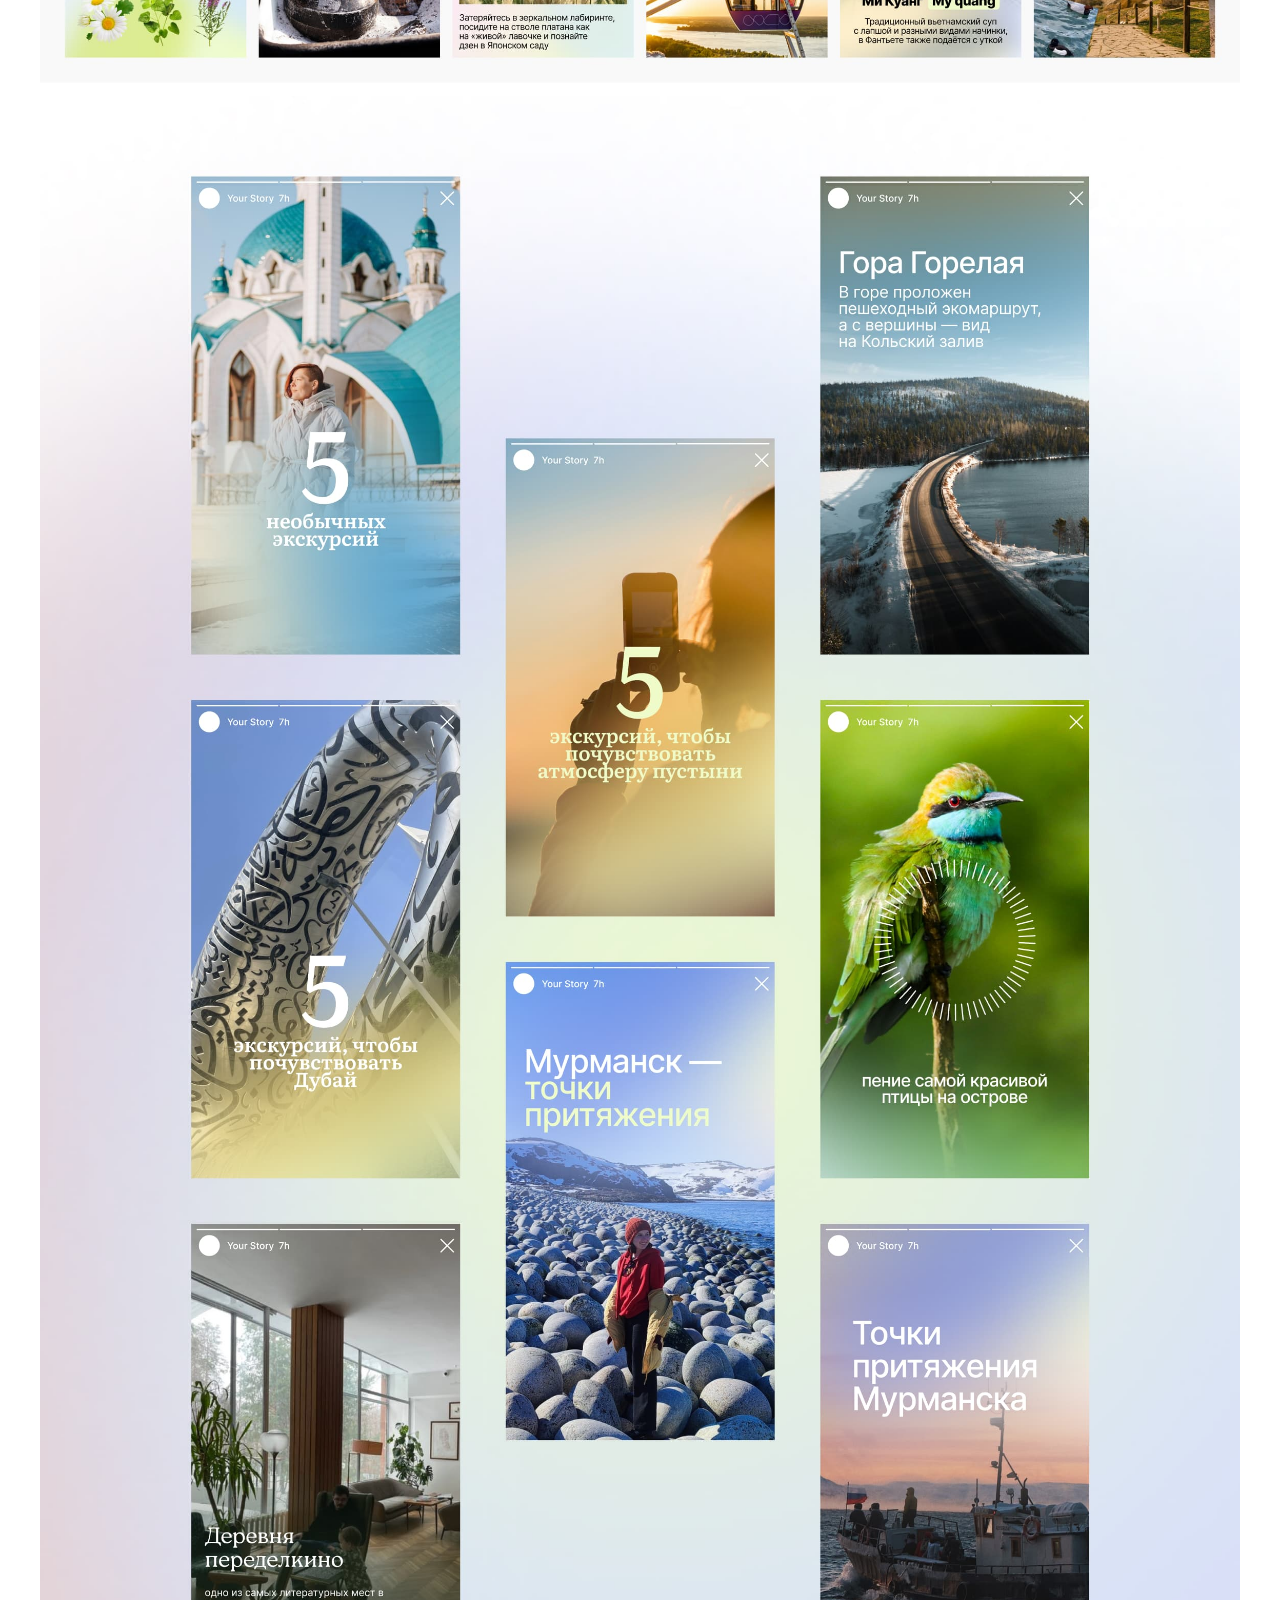
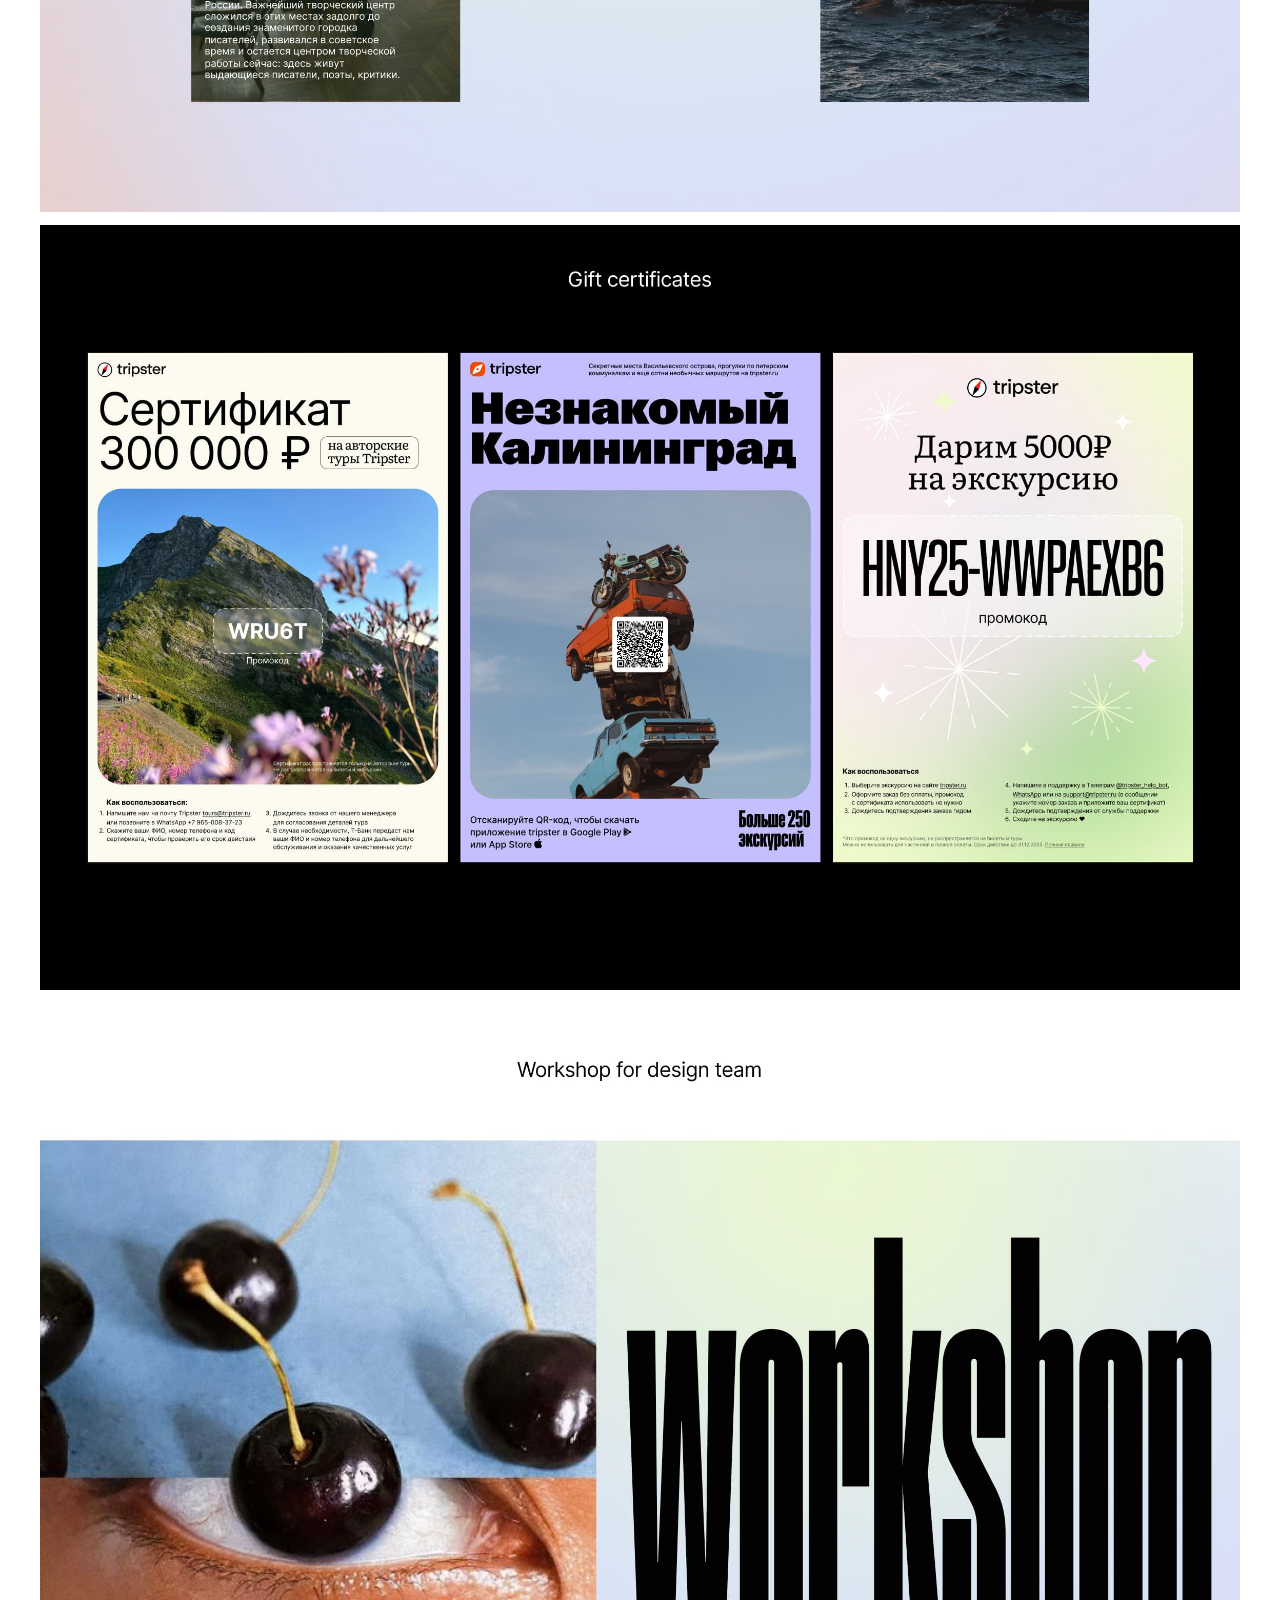
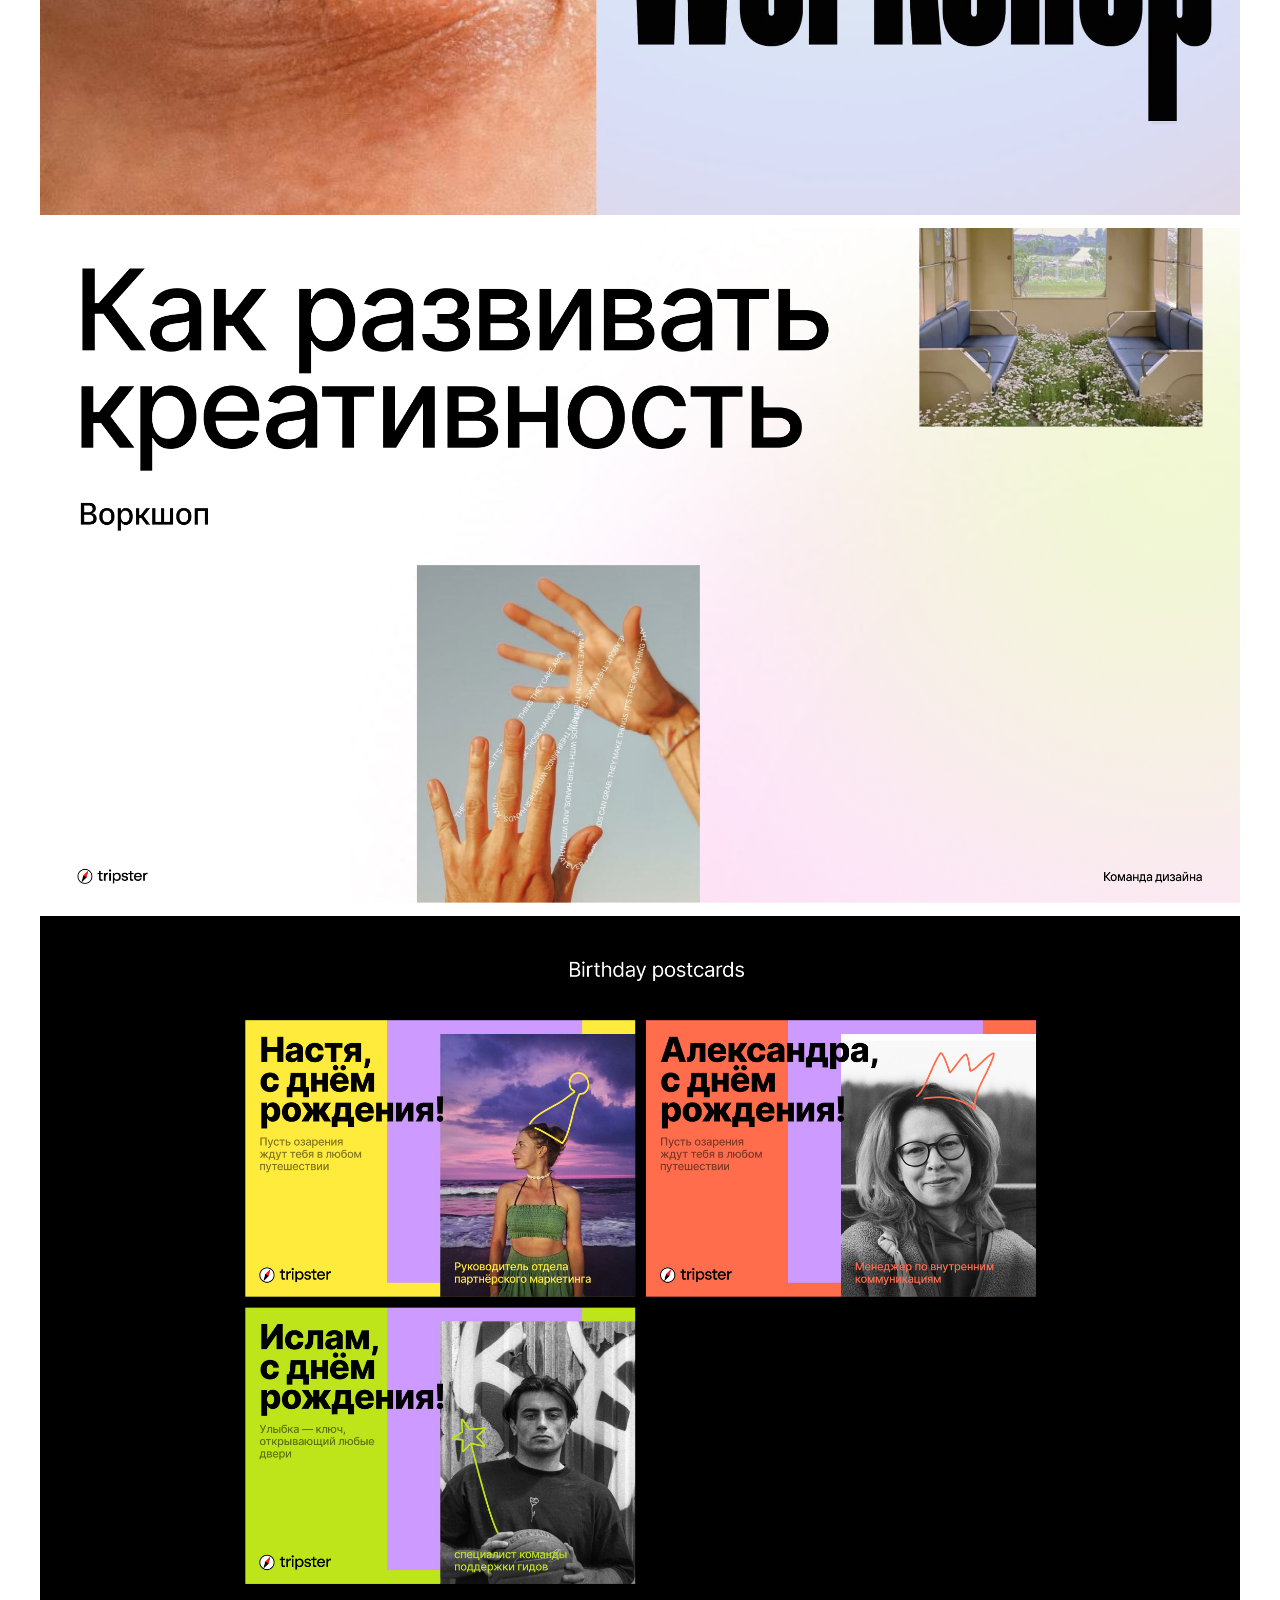
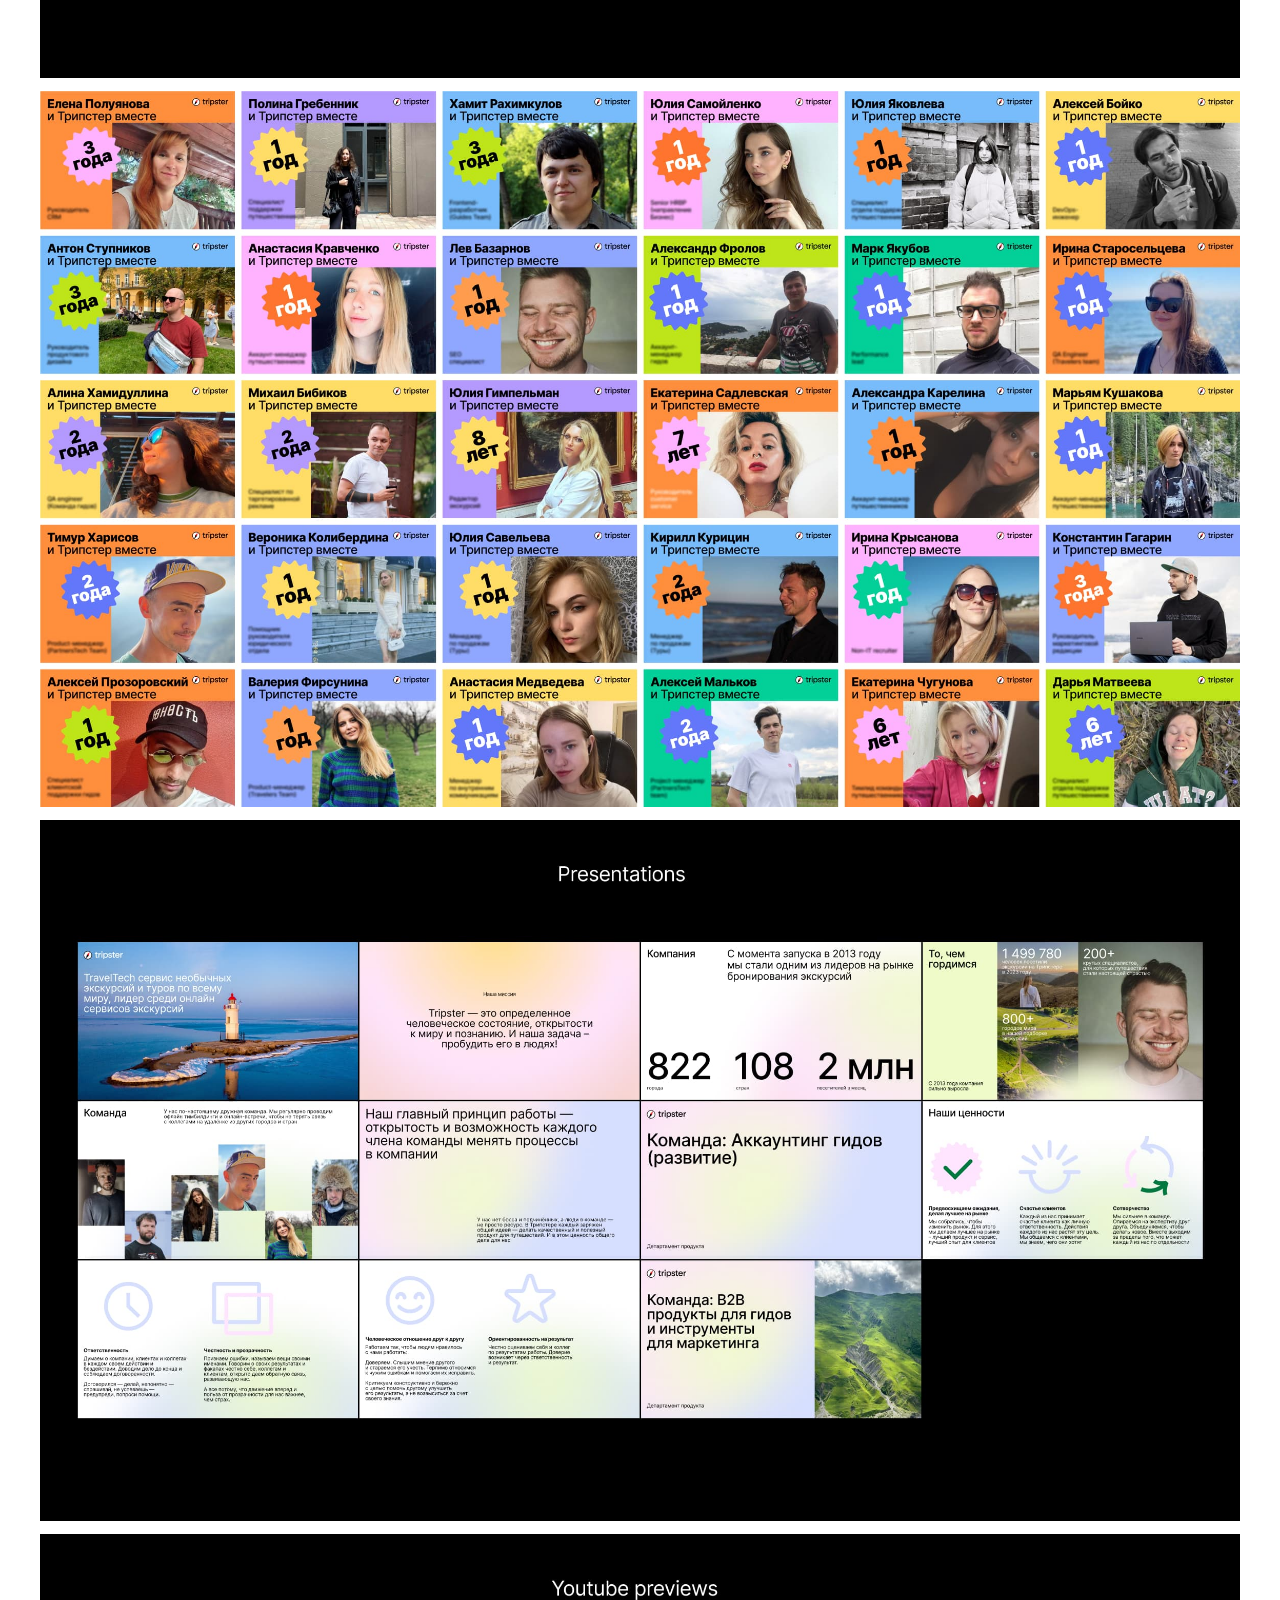
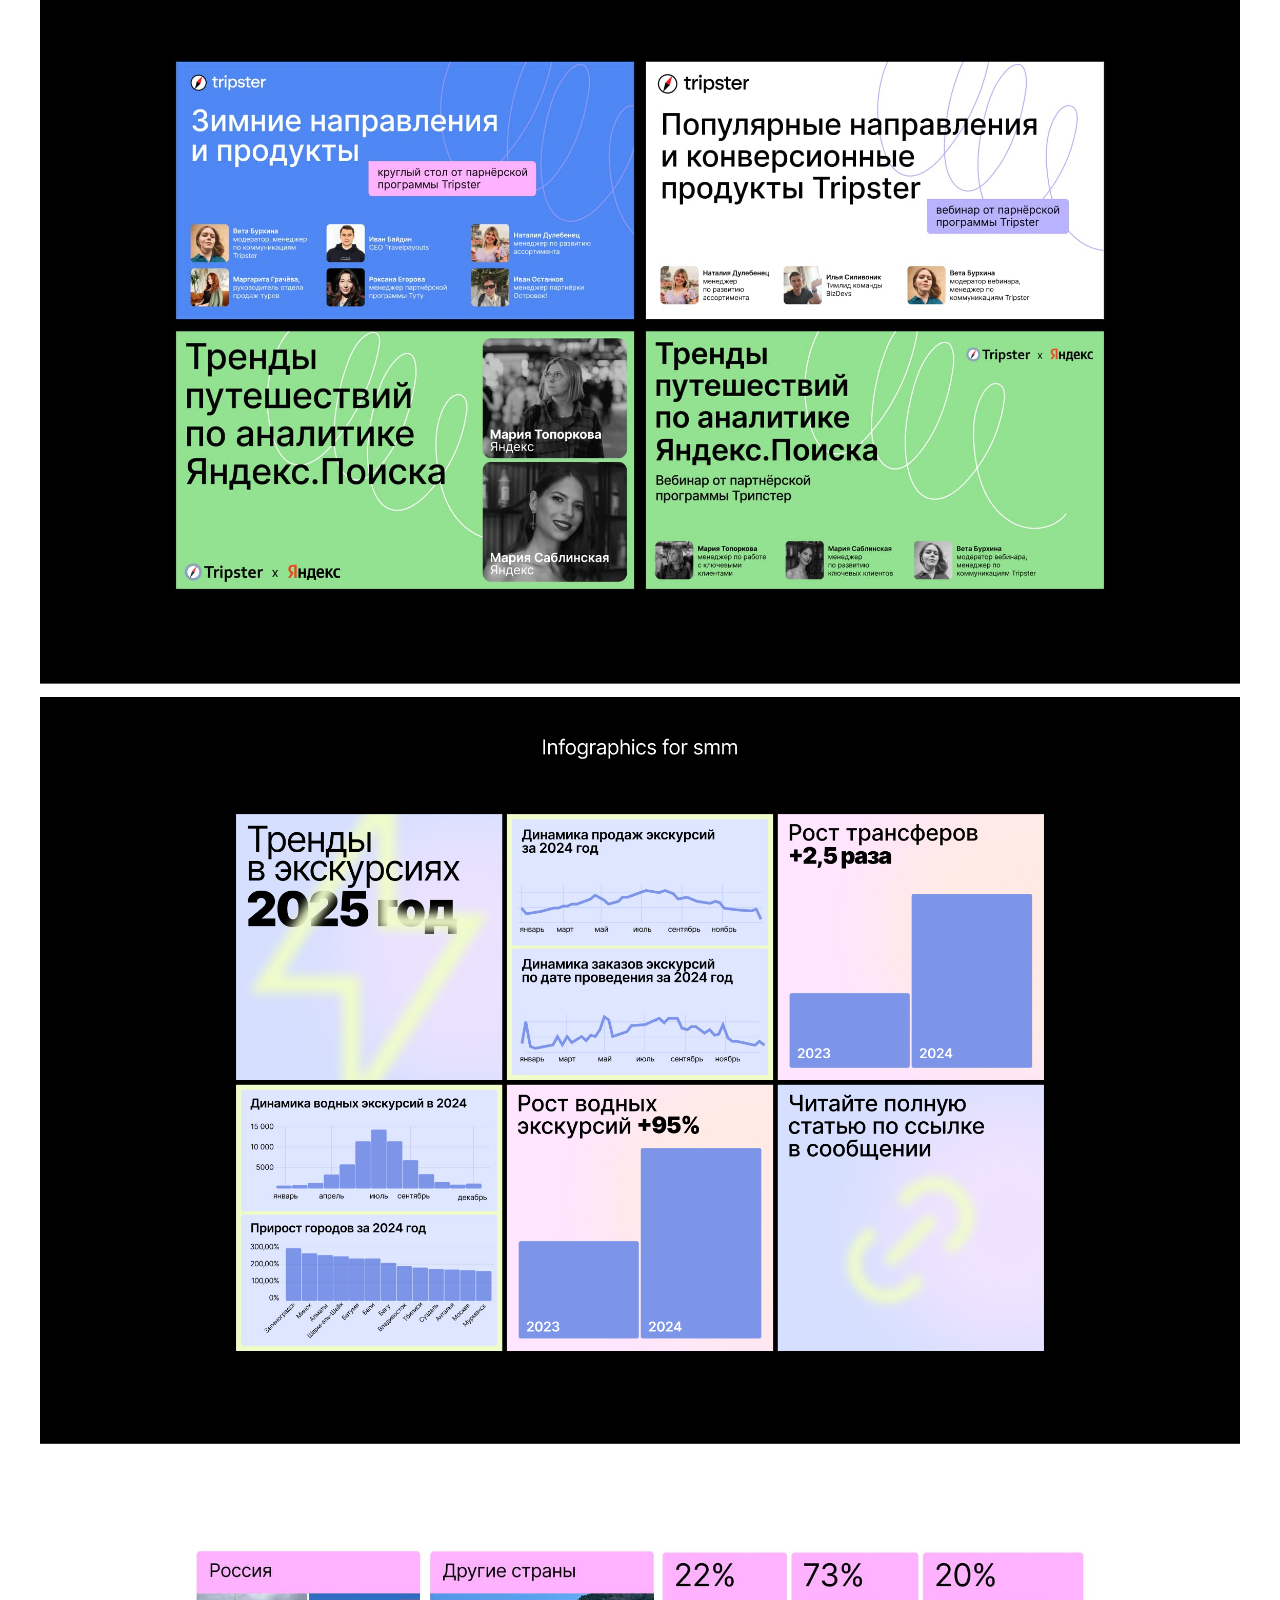
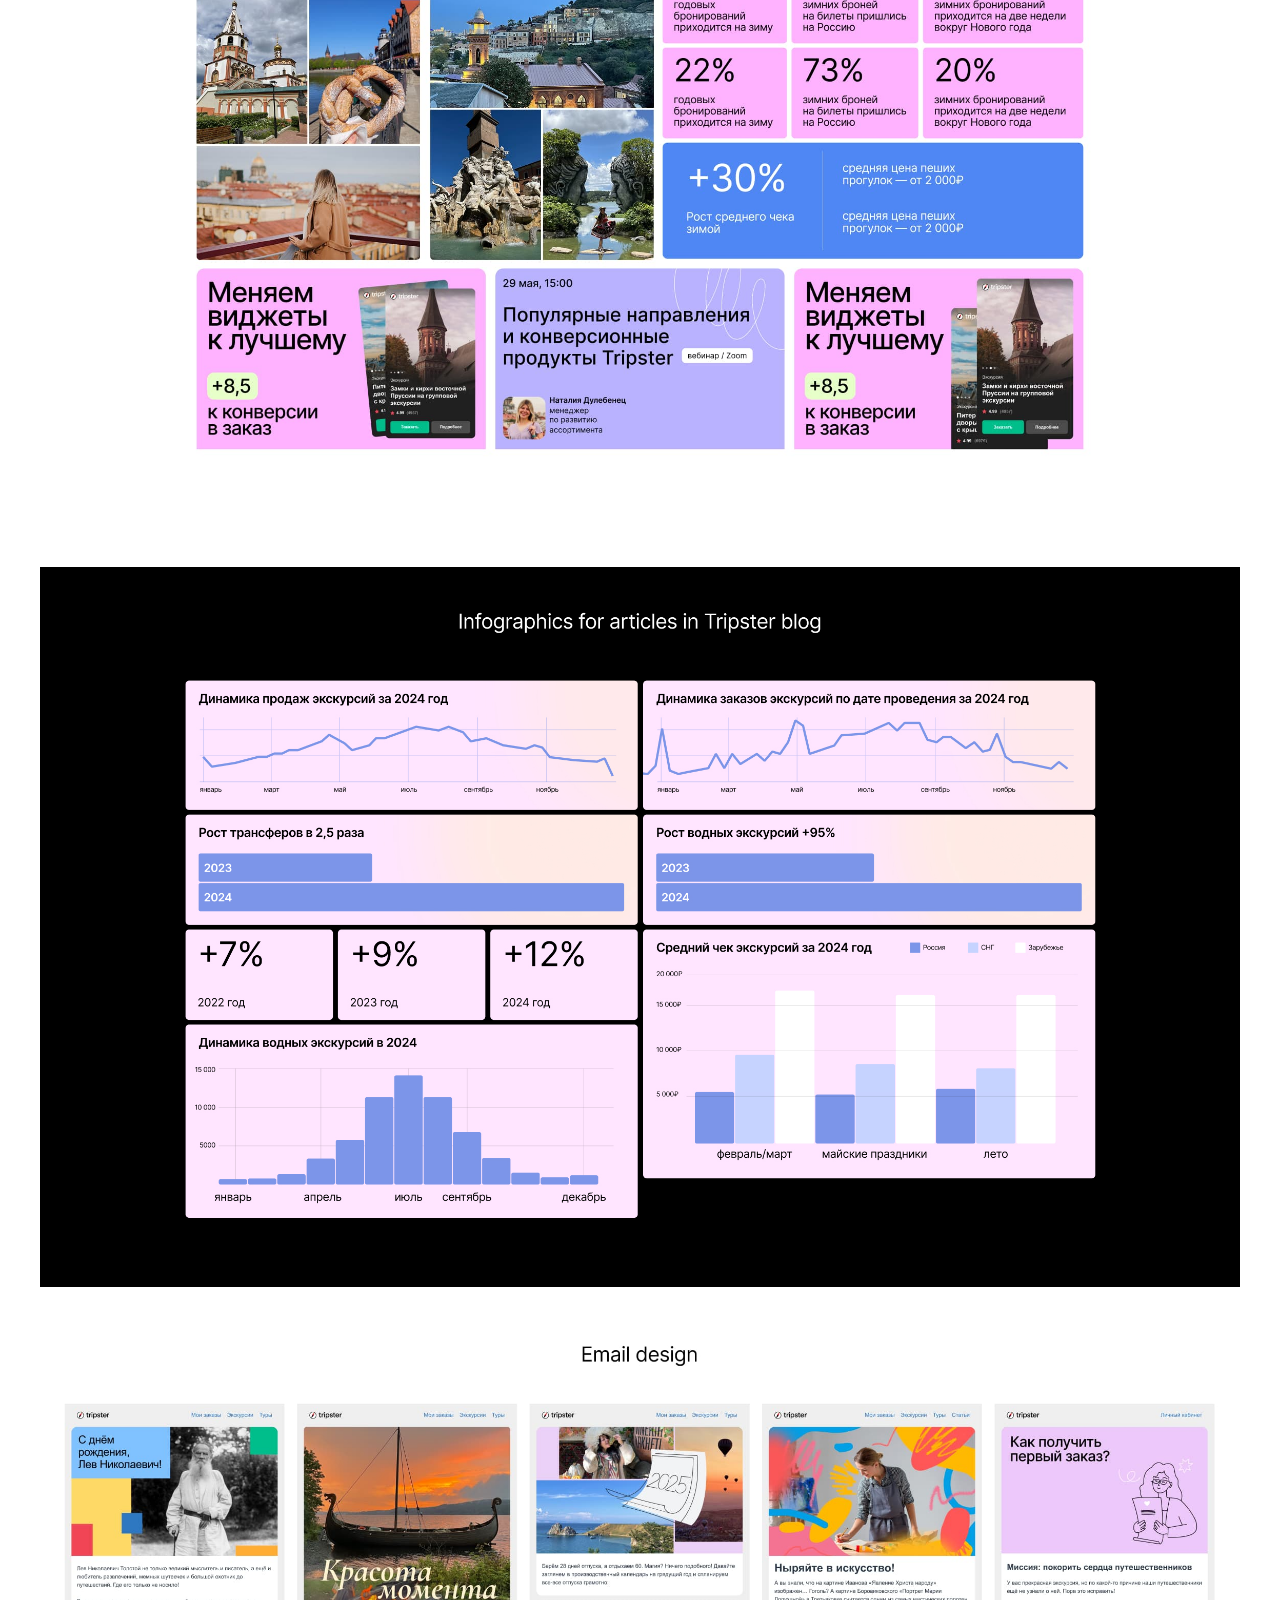
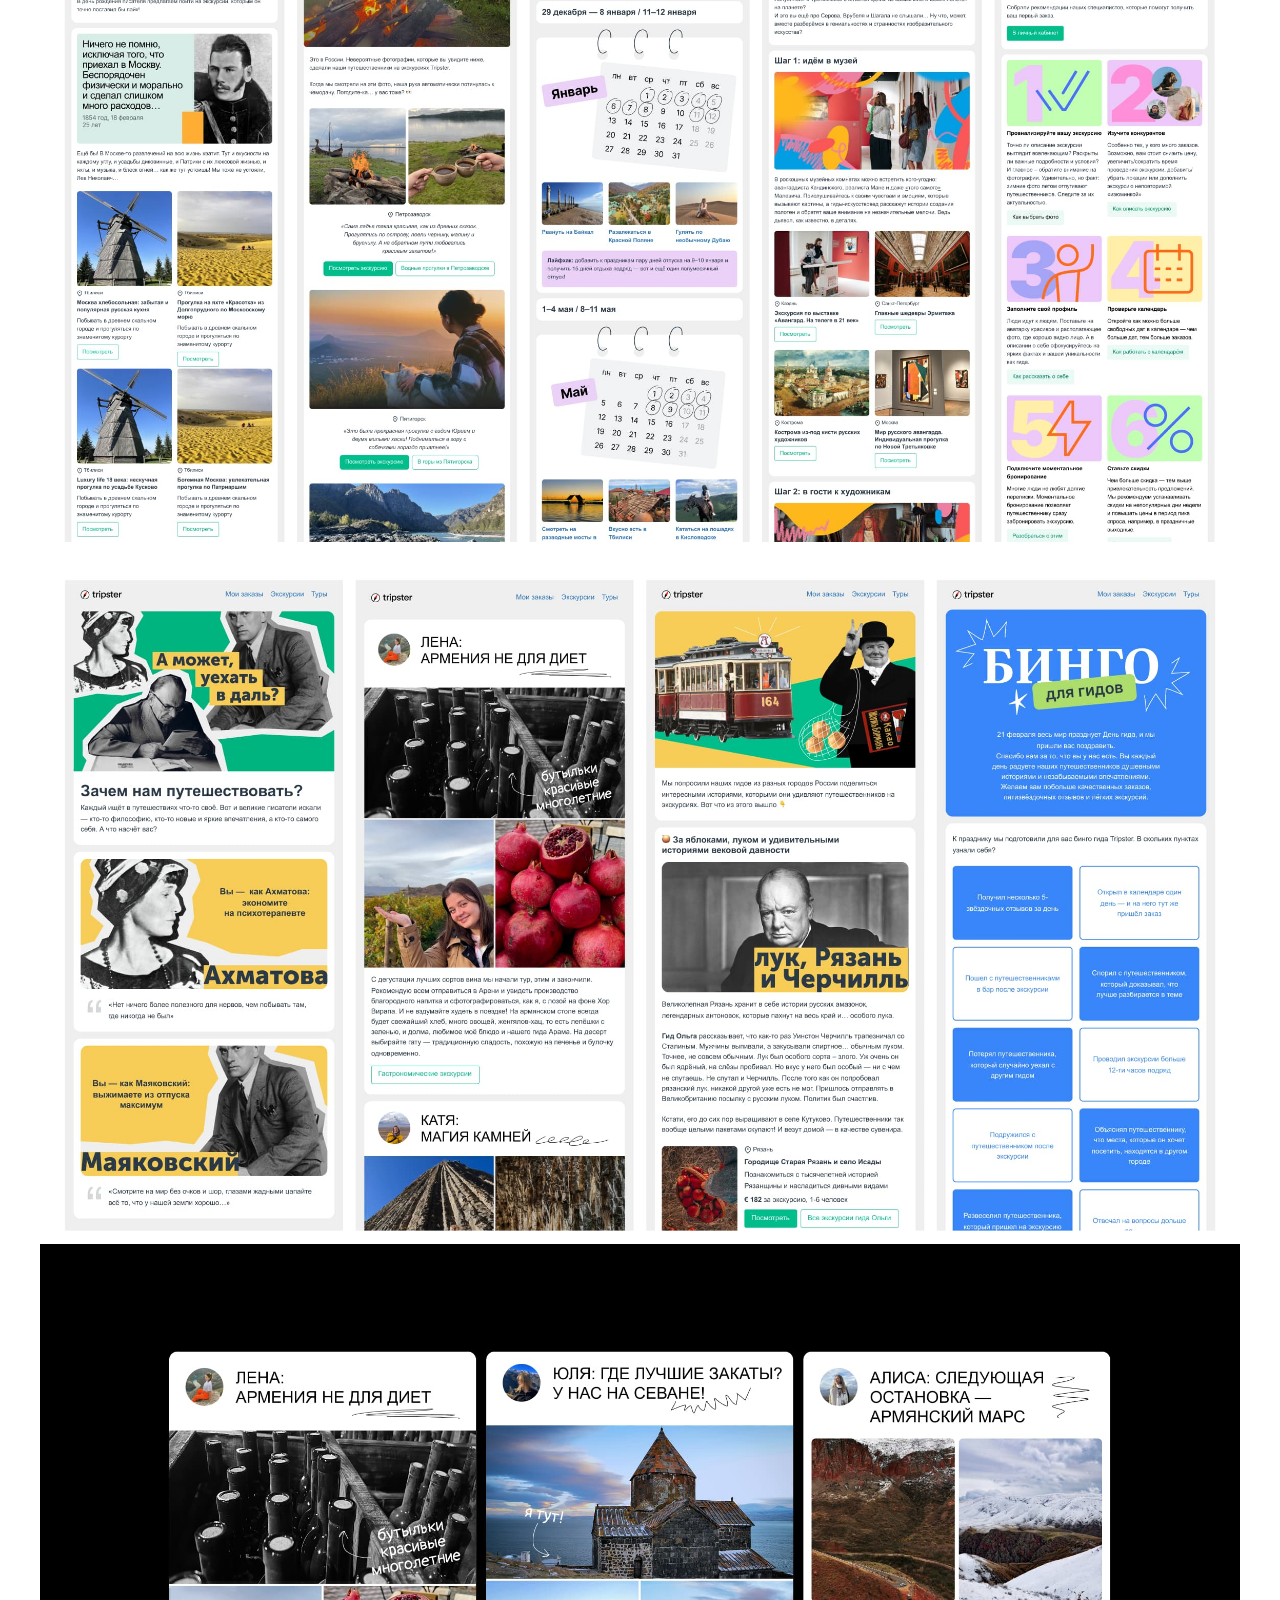
<file: Tripster/tripster.html>
<!DOCTYPE html>
<html lang="en">

<head>
    <meta charset="UTF-8">
    <meta name="viewport" content="width=device-width, initial-scale=1.0">
    <title>Tripster identity</title>
    <link rel="stylesheet" href="./tripster.css">
</head>

<body>
    <header class="header">
        <div class="container">
            <a href="../index.html" class="logo">
           Anastasia Eliseeva
           </a>
        </div>
    </header>
    
  <div class="page">
 
    <div class="intro">
      <h1 class="project-title">Tripster identity</h1>
      <p class="project-task">Here is an overview of the projects I worked on as a communication designer for the travel-tech brand Tripster: social media design, presentations, marketing team assets, email newsletters, travel guides, logo and identity design</p>
    </div>

    <div class="case-stack">
      <img src="./img_tripster/tripster_case_01.jpg" alt="">
      <img src="./img_tripster/tripster_case_02.jpg" alt="">
      <img src="./img_tripster/tripster_case_03.jpg" alt="">
      <img src="./img_tripster/tripster_case_04.jpg" alt="">
      <img src="./img_tripster/tripster_case_05.jpg" alt="">
      <img src="./img_tripster/tripster_case_06.jpg" alt="">
      <img src="./img_tripster/tripster_case_07.jpg" alt="">
      <img src="./img_tripster/tripster_case_08.jpg" alt="">
      <img src="./img_tripster/tripster_case_09.jpg" alt="">
      <img src="./img_tripster/tripster_case_10.jpg" alt="">
      <img src="./img_tripster/tripster_case_11.jpg" alt="">
      <img src="./img_tripster/tripster_case_12.jpg" alt="">
      <img src="./img_tripster/tripster_case_13.jpg" alt="">
      <img src="./img_tripster/tripster_case_14.jpg" alt="">
      <img src="./img_tripster/tripster_case_15.jpg" alt="">
      <img src="./img_tripster/tripster_case_16.jpg" alt="">
      <img src="./img_tripster/tripster_case_17.jpg" alt="">
      <img src="./img_tripster/tripster_case_18.jpg" alt="">
      <img src="./img_tripster/tripster_case_19.jpg" alt="">
      <img src="./img_tripster/tripster_case_20.jpg" alt="">
      <img src="./img_tripster/tripster_case_21.jpg" alt="">
      <img src="./img_tripster/tripster_case_22.jpg" alt="">
      <img src="./img_tripster/tripster_case_23.jpg" alt="">
      <img src="./img_tripster/tripster_case_24.jpg" alt="">
      <img src="./img_tripster/tripster_case_25.jpg" alt="">
      <img src="./img_tripster/tripster_case_26.jpg" alt="">
      <img src="./img_tripster/tripster_case_27.jpg" alt="">
      <img src="./img_tripster/tripster_case_28.jpg" alt="">
      <img src="./img_tripster/tripster_case_29.jpg" alt="">
      <img src="./img_tripster/tripster_case_30.jpg" alt="">
      <div style="position: relative; padding-top: 56.25%; width: 100%"><iframe src="https://kinescope.io/embed/o1HhtkUf74SWxxsL7deb89" allow="autoplay; fullscreen; picture-in-picture; encrypted-media; gyroscope; accelerometer; clipboard-write; screen-wake-lock;" frameborder="0" allowfullscreen style="position: absolute; width: 100%; height: 100%; top: 0; left: 0;"></iframe></div>
      <img src="./img_tripster/tripster_case_31.jpg" alt="">
      <img src="./img_tripster/tripster_case_32.jpg" alt="">
      <img src="./img_tripster/tripster_case_33.jpg" alt="">
      <div style="position: relative; padding-top: 66.04%; width: 100%"><iframe src="https://kinescope.io/embed/wvSVPTFKReEoZtETUKFCM7" allow="autoplay; fullscreen; picture-in-picture; encrypted-media; gyroscope; accelerometer; clipboard-write; screen-wake-lock;" frameborder="0" allowfullscreen style="position: absolute; width: 100%; height: 100%; top: 0; left: 0;"></iframe></div>
      <img src="./img_tripster/tripster_case_34.jpg" alt="">
      <img src="./img_tripster/tripster_case_35.jpg" alt="">
      <img src="./img_tripster/tripster_case_36.jpg" alt="">
      <img src="./img_tripster/tripster_case_37.jpg" alt="">
      <img src="./img_tripster/tripster_case_38.jpg" alt="">
    </div>

    <footer class="site-footer">
      <button type="button" class="site-footer__link" onclick="window.scrollTo({top: 0, behavior: 'smooth'})">to the top</button>
      <a class="site-footer__link" href="../index.html">back to works</a>
    </footer>
 
  </div>

</body>
</html>
</file>
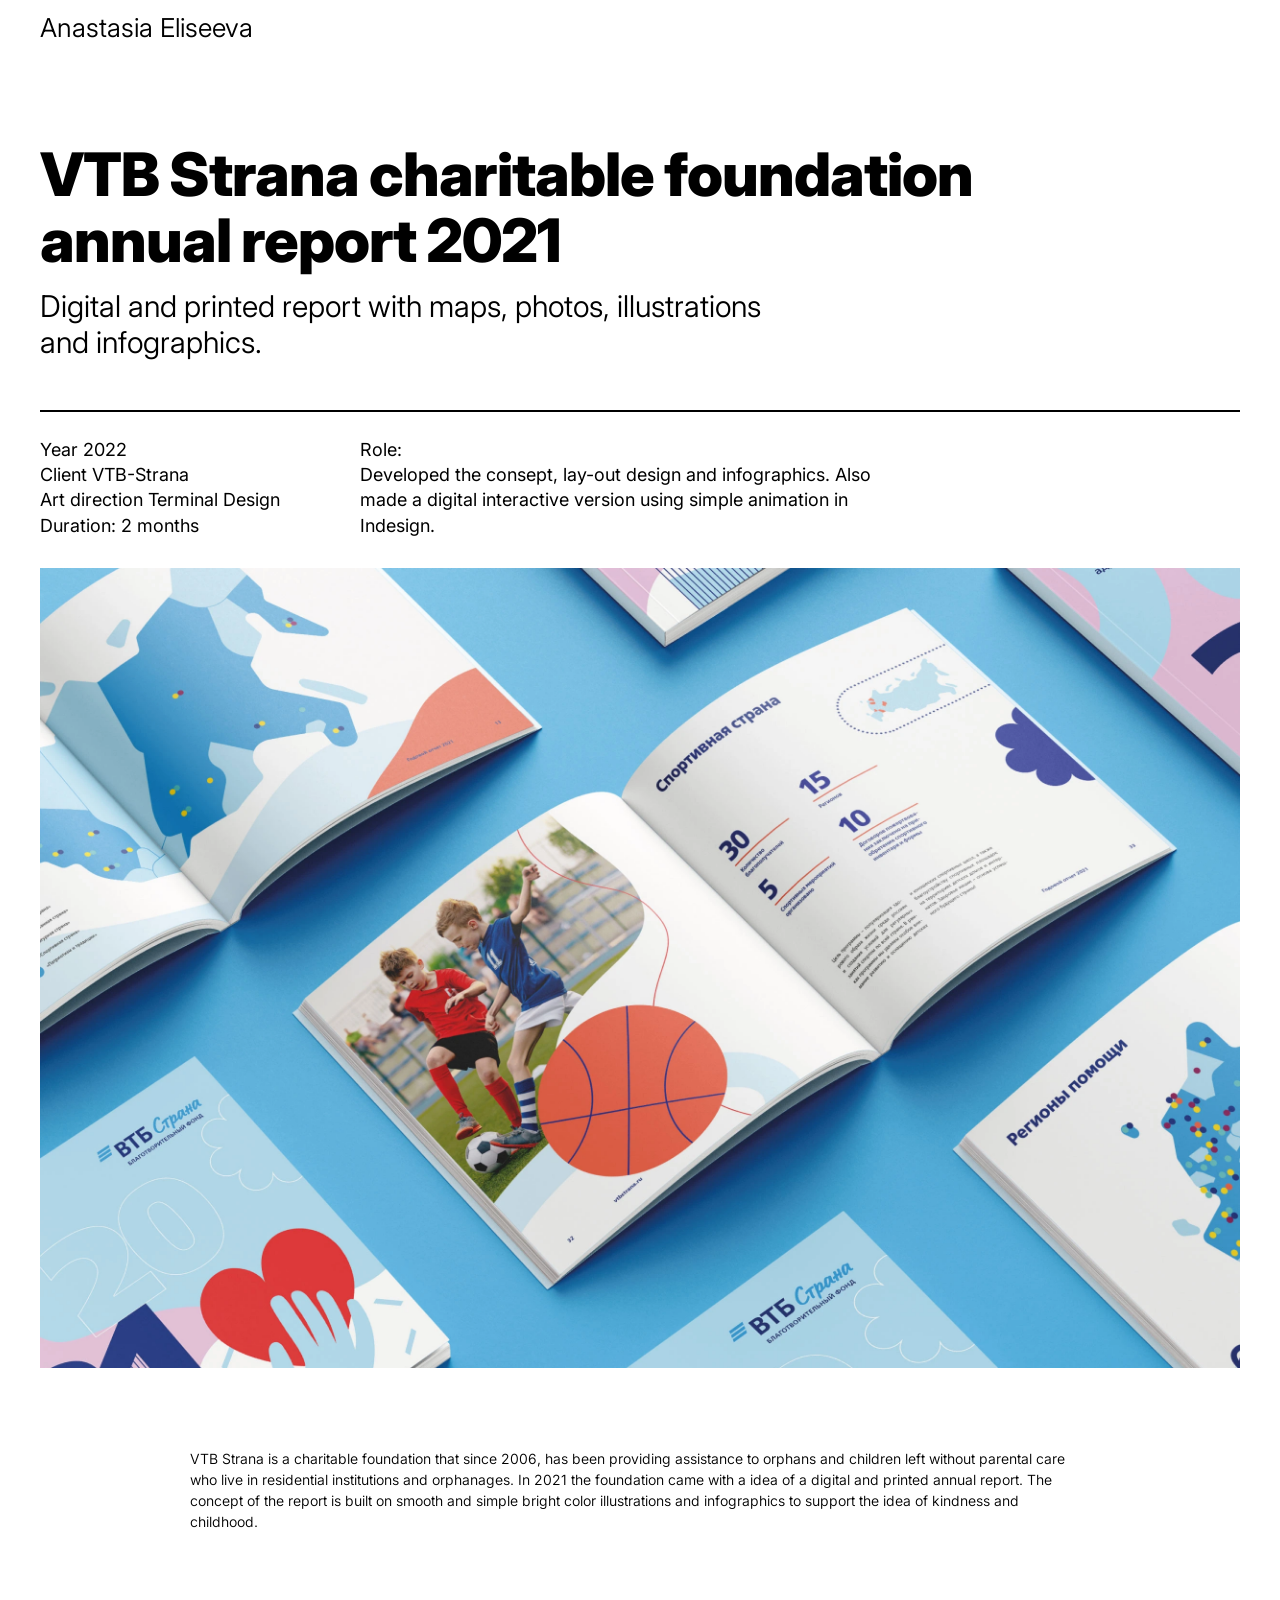
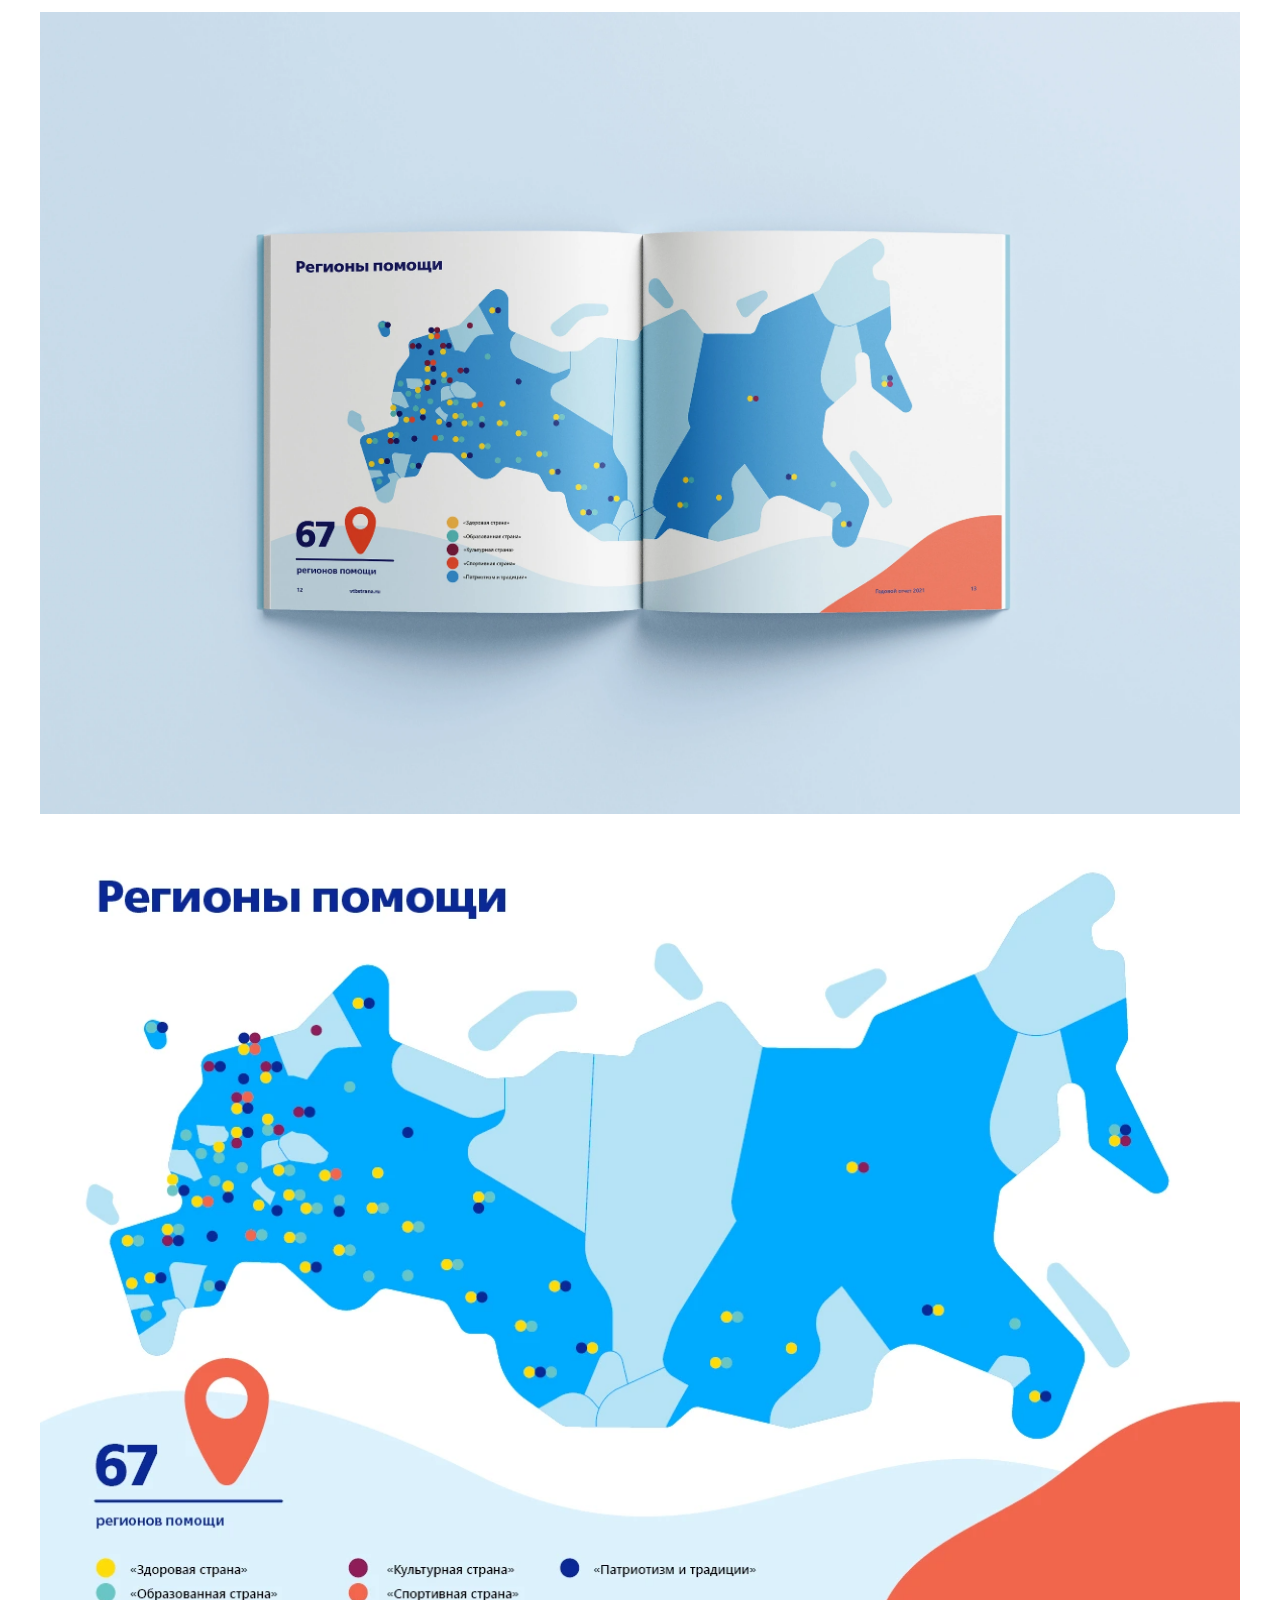
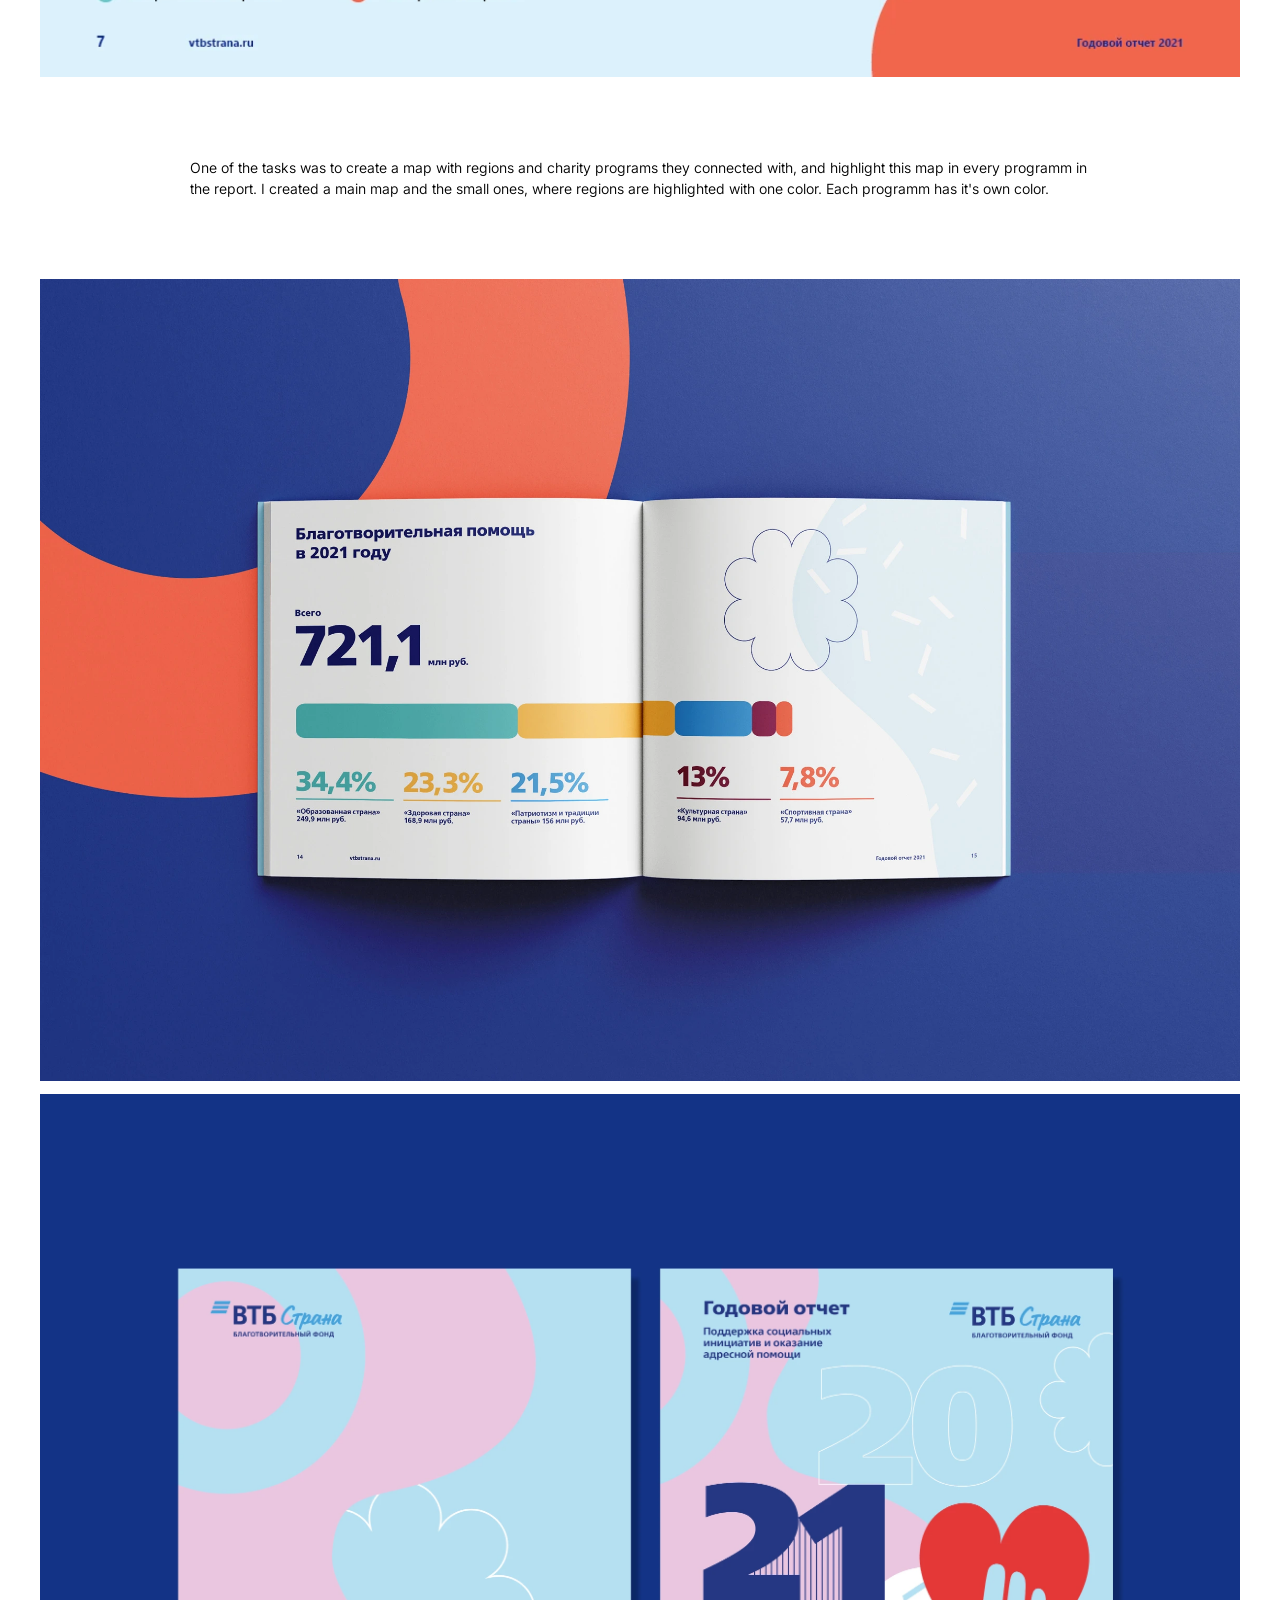
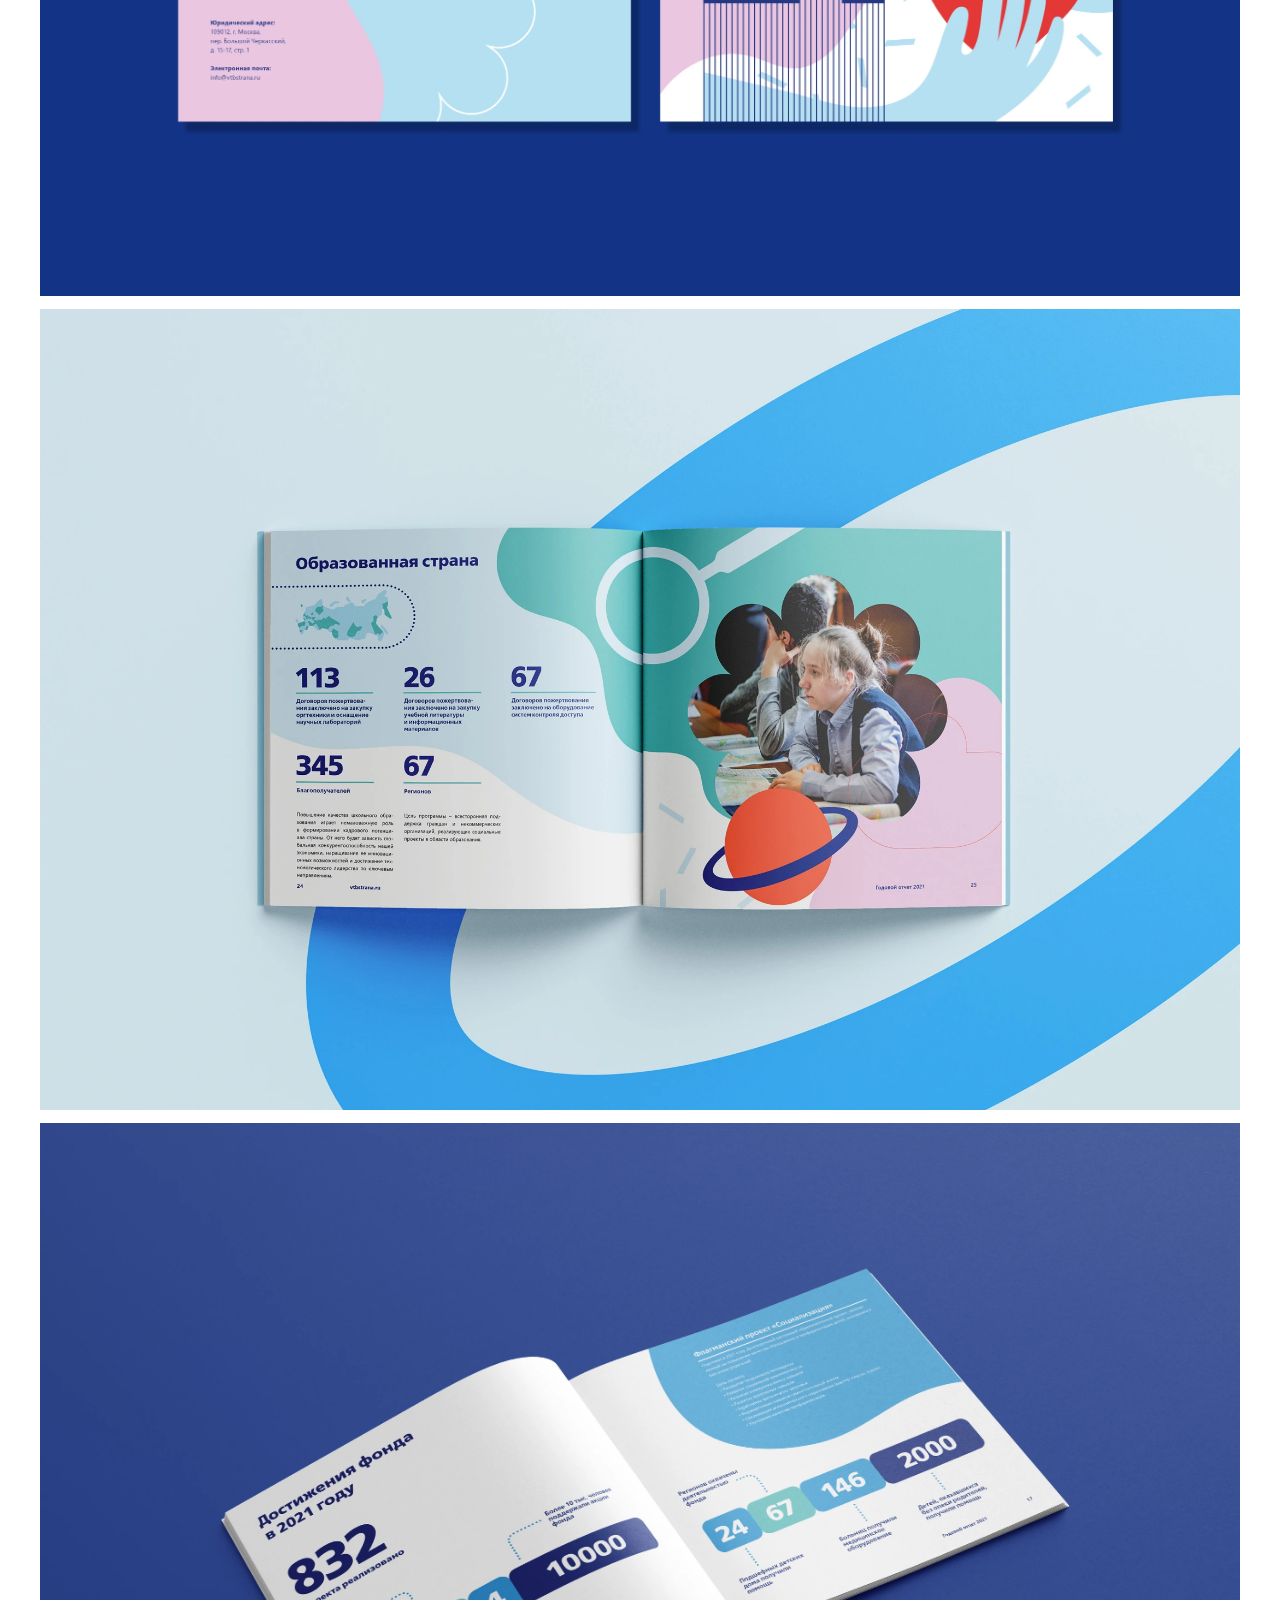
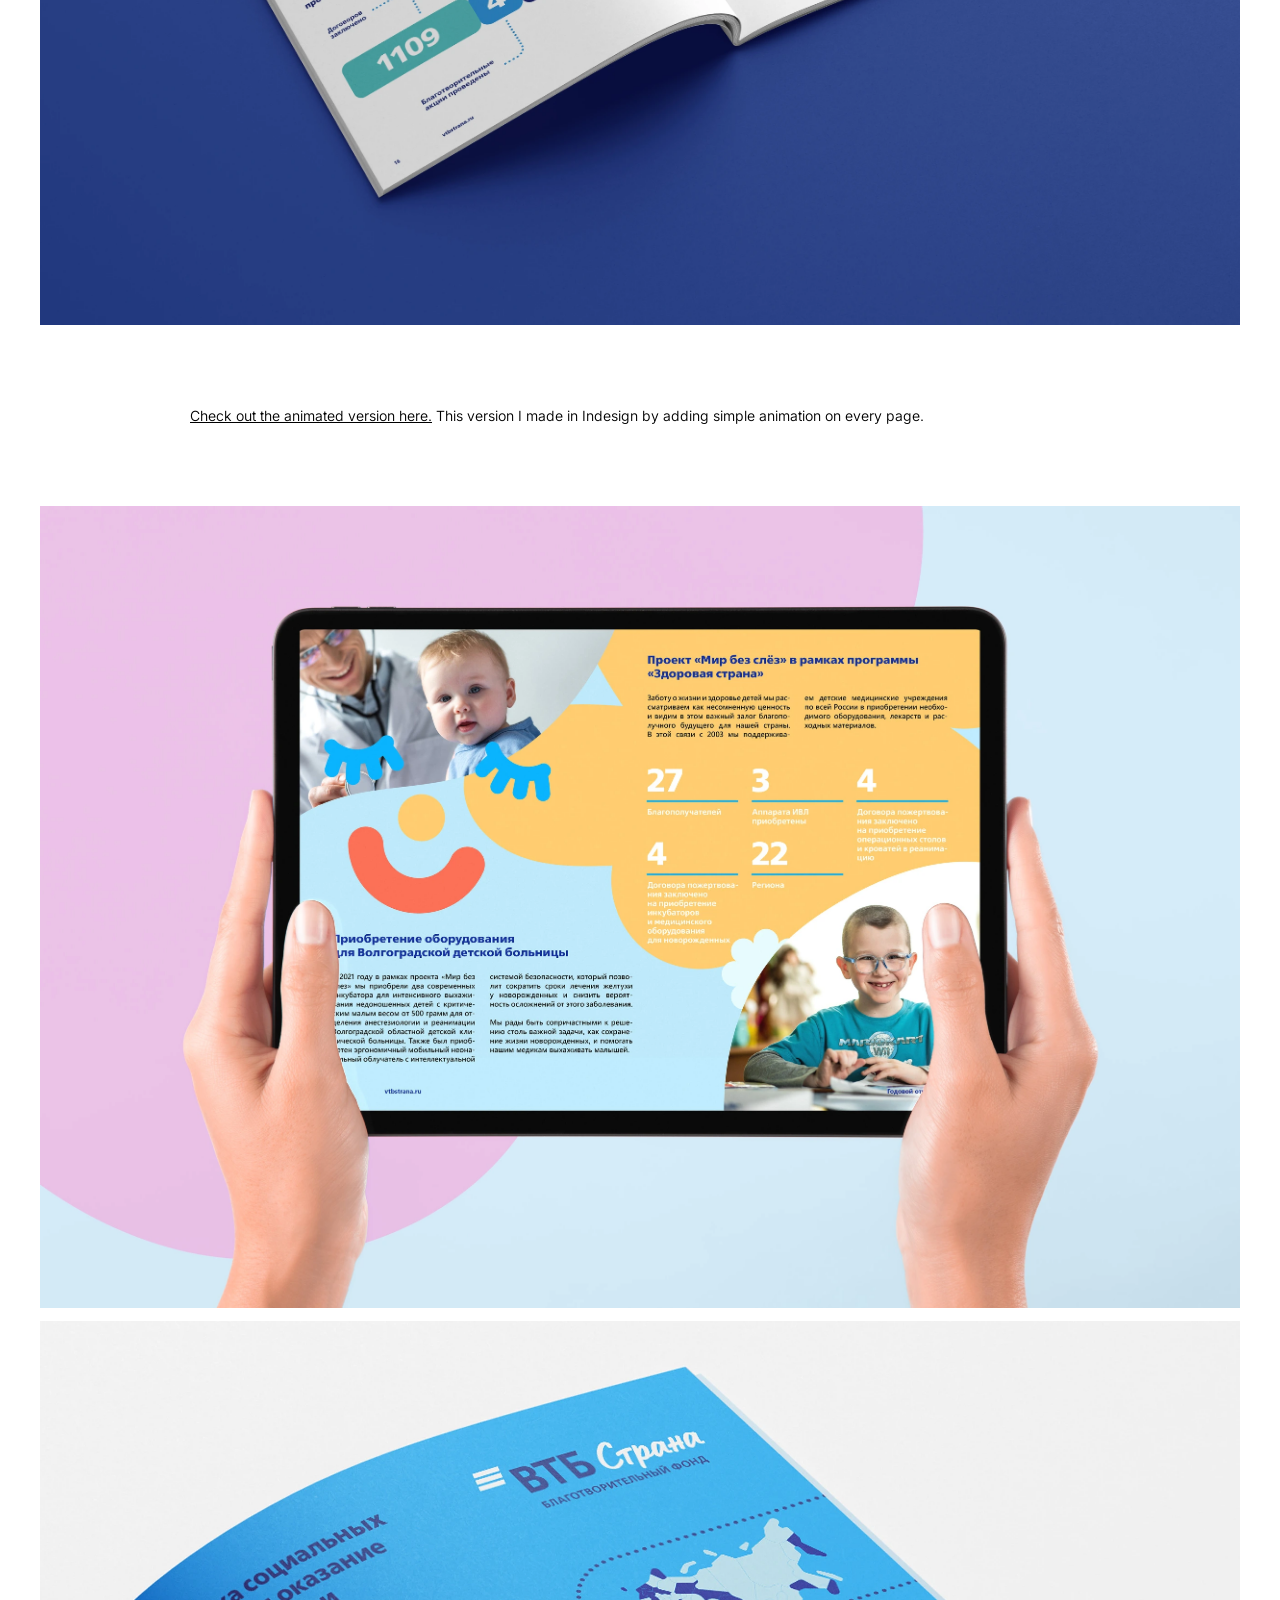
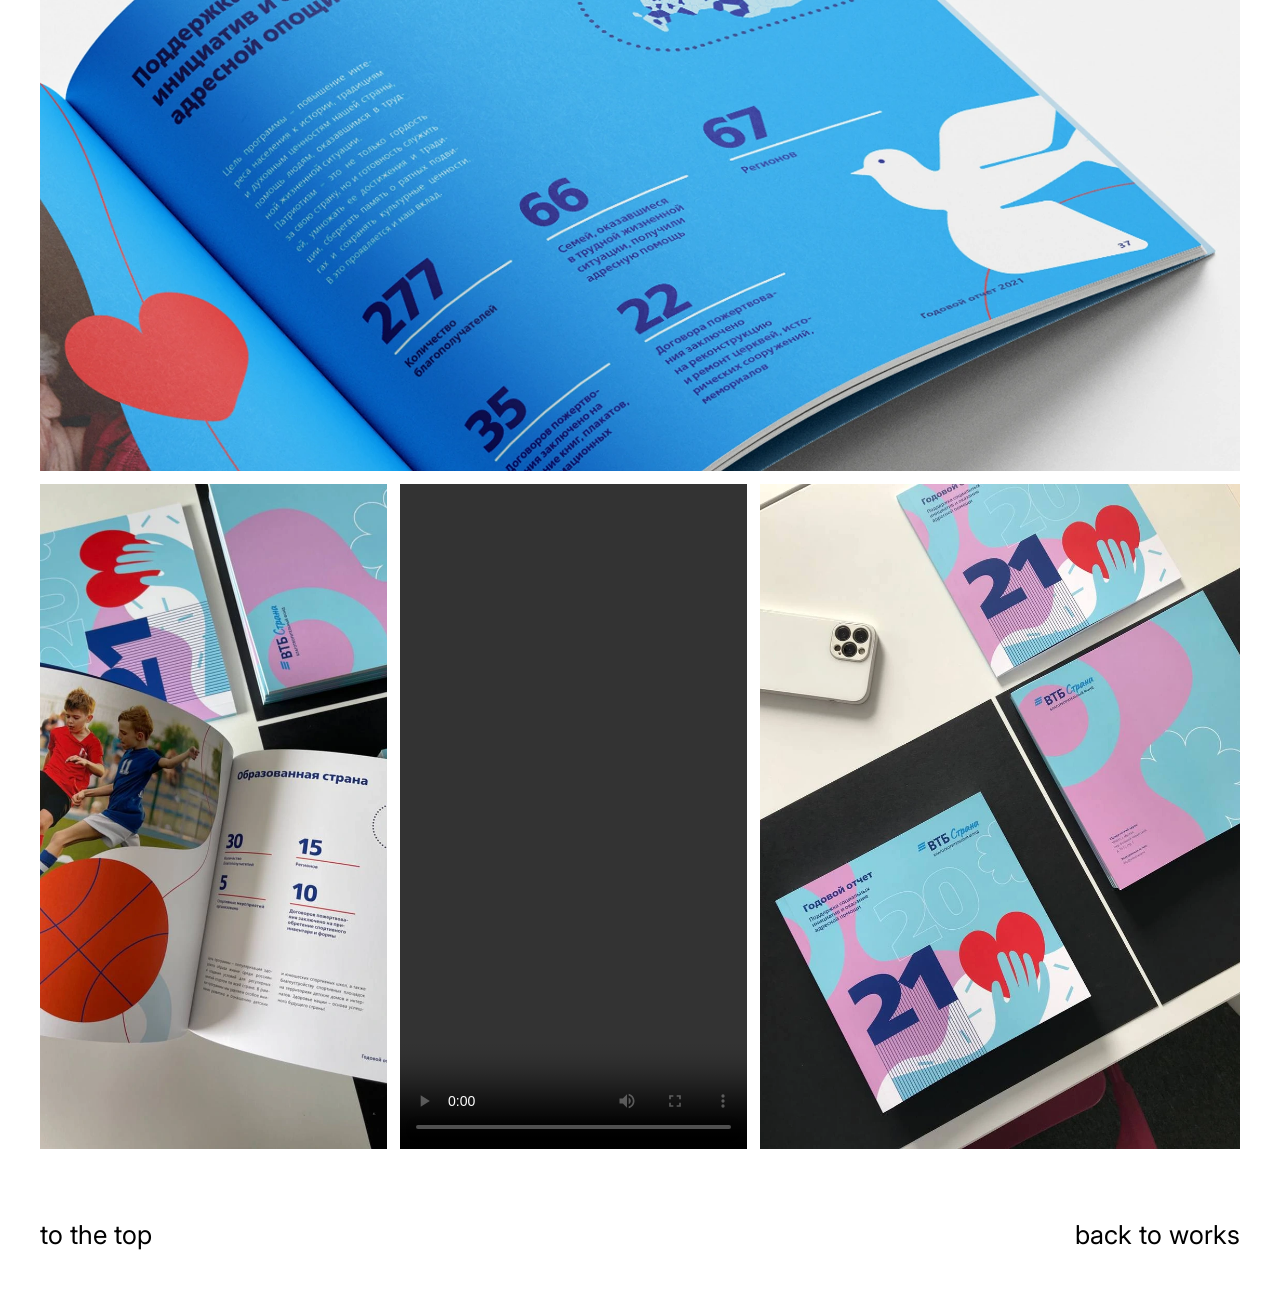
<file: VTB/vtb.html>
<!DOCTYPE html>
<html lang="en">

<head>
    <meta charset="UTF-8">
    <meta name="viewport" content="width=device-width, initial-scale=1.0">
    <title>VTB-Strana charitable foundation annual report 21</title>
    <link rel="stylesheet" href="./vtb.css">
</head>

<body>
    <header class="header">
        <div class="container">
            <a href="../index.html" class="logo">
           Anastasia Eliseeva
           </a>
        </div>
    </header>
    
  <div class="page">
 
    <div class="intro">
      <h1 class="project-title">VTB Strana charitable foundation<br>annual report 2021</h1>
      <p class="project-task">Digital and printed report with maps, photos, illustrations and infographics.</p>
      <div class="intro-rule" aria-hidden="true"></div>
      <div class="intro-meta">
        <div class="intro-meta__block">
          <div>Year 2022</div>
          <div>Client VTB-Strana</div>
          <div>Art direction Terminal Design</div>
          <div>Duration: 2 months</div>
        </div>
        <div class="intro-meta__block">
          <div>Role:</div>
          <div class="intro-meta__value">Developed the consept, lay-out design and infographics. Also made a digital interactive version using simple animation in Indesign.</div>
        </div>
      </div>
    </div>

    <div class="media-block">
      <img src="./Img_vtb/vtb_01.webp" alt="">
    </div>

    <p class="mid-text">VTB Strana is a charitable foundation that since 2006, has been providing assistance to orphans and children left without parental care who live in residential institutions and orphanages. In 2021 the foundation came with a idea of a digital and printed annual report. The concept of the report is built on smooth and simple bright color illustrations and infographics to support the idea of kindness and childhood.</p>

    <div class="media-block">
      <img src="./Img_vtb/vtb_02.webp" alt="">
    </div>
    <div class="media-block">
      <img src="./Img_vtb/vtb_03.webp" alt="">
    </div>

    <p class="mid-text">One of the tasks was to create a map with regions and charity programs they connected with, and highlight this map in every programm in the report. I created a main map and the small ones, where regions are highlighted with one color. Each programm has it's own color.</p>

    <div class="media-block">
      <img src="./Img_vtb/vtb_04.webp" alt="">
    </div>
    <div class="media-block">
      <img src="./Img_vtb/vtb_05.webp" alt="">
    </div>
    <div class="media-block">
      <img src="./Img_vtb/vtb_06.webp" alt="">
    </div>
    <div class="media-block">
      <img src="./Img_vtb/vtb_07.webp" alt="">
    </div>

    <p class="mid-text">
      <a href="https://indd.adobe.com/view/8b53f6a0-8c20-4206-94d2-dcf64469e4ac" target="_blank" rel="noopener noreferrer">Check out the animated version here.</a>
      This version I made in Indesign by adding simple animation on every page.
    </p>

    <div class="media-block">
      <img src="./Img_vtb/vtb_08.webp" alt="">
    </div>
    <div class="media-block">
      <img src="./Img_vtb/vtb_09.webp" alt="">
    </div>

    <div class="vtb-end-row">
      <img src="./Img_vtb/vtb_10.webp" alt="">
      <video src="./Img_vtb/vtb_11.MOV" controls playsinline></video>
      <img src="./Img_vtb/vtb_12.webp" alt="">
    </div>

    <footer class="site-footer">
      <button type="button" class="site-footer__link" onclick="window.scrollTo({top: 0, behavior: 'smooth'})">to the top</button>
      <a class="site-footer__link" href="../index.html">back to works</a>
    </footer>
 
  </div>
 
</body>
</html>
</file>
<file: style.css>
@import url('https://fonts.googleapis.com/css2?family=Inter:ital,opsz,wght@0,14..32,100..900;1,14..32,100..900&display=swap');

/* 
Regular 400
Medium 500
SemiBold 600
Bold 700

*/



html {
    scroll-behavior: smooth;
}

body {
    margin: 0;
    font-family: "Inter", sans-serif;
    color: black;
    font-weight: 350;
    font-size: 26px;
    line-height: 100%;
/* or 42px */
    letter-spacing: 0px;
    background-color: white;
}

a {
    color: black;
    text-decoration: none;
    transition: opacity 0.3s;
}

a:hover {
    opacity: 0.5;
}


.container {

margin: 0 auto 100px;
padding: 0px 15px;
max-width: 1200px;

margin-bottom: 0%;
}

 /* ===== Header / nav ===== */
.header {
padding: 15px 15px;
}

.header .container {
    padding: 0px 0px;
    display: flex;
    align-items: baseline;
    justify-content: space-between;
}


.logo {
    font-size: 26px;
    letter-spacing: 0px;
}

.header__nav {
    display: flex;
    gap: 30px;
}

.header__link {
    font-size: 26px;
    letter-spacing: -1px;
    color: #9E9EA4;
}

.header__link__black {
    color: #000000;
}

/* ===== Welcome section ===== */
.main {

}

.welcome {

}

.container {
align-items: center;
}

.welcome .welcome__desc {
display: flex;
margin: 15px 0px;
max-width: 1200px;
gap: 32px;
justify-content: space-between;
margin-top: 40px;
margin-bottom: 40px;
}

.welcome__img {
width: 150px;
height: 150px;
object-fit: cover;
object-position: center;
}

.welcome_title {
    margin-bottom: 0px;
    margin-top: 0px;
    font-size: 57px;
    letter-spacing: -1px;
    font-weight: 850;
    line-height: 91%;
    width: 1000px;
    hyphens: manual;
    -webkit-hyphens: manual;
    hyphenate-character: "\2010";

    /* or 82px */
    color: #000000;

}

.experience_text {

font-weight: 370;
font-size: 35px;
line-height: 110%;
/* or 56px */
letter-spacing: -1px;
max-width: 1200px;
margin-bottom: 64px;
margin-top: 40px;
color: #000000;


}

.experience_text span {
    font-weight: 500;
}
.selected_works {
font-size: 26px;
margin-top: 0px;
margin-bottom: 15px;
}

@media (max-width: 900px) {
  body {
    overflow-x: clip;
  }

  .header .container {
    align-items: flex-start;
    gap: 12px;
  }

  .logo {
    max-width: 140px;
    flex-shrink: 0;
  }

  .header__nav {
    gap: 12px;
    flex-wrap: wrap;
    justify-content: flex-end;
  }

  .header__link {
    font-size: 25px;
  }

  .header__link--desktop {
    display: none;
  }

  .welcome .welcome__desc {
    flex-direction: column;
    align-items: stretch;
    gap: 15px;
    max-width: 100%;
    margin-top: 15px;
    margin-bottom: 15px;
  }

  .welcome__img {
    display: block;
    width: 100%;
    height: 208px;
    object-fit: cover;
    object-position: center;
  }

  .welcome_title {
    width: 100%;
    min-width: 0;
    font-size: 57px;
    font-weight: 850;
    line-height: 0.86;
    letter-spacing: -0.55px;
  }

  .experience_text {
    max-width: 100%;
  }
}


.workscards {
  overflow: visible;
}

.workscards .container {
display: flex;
justify-content: space-between;
flex-wrap: wrap;
gap: 20px;
margin-bottom: 100px;
overflow: visible;
}

.work__card {
  position: relative;
  overflow: visible;
}

.work__card--soon .soon-sticker,
.work__card--soon img.soon-sticker {
  position: absolute;
  width: 506px;
  height: auto;
  max-width: none;
  left: 50%;
  top: -240px;
  transform: translateX(-65%);
  z-index: 30;
  opacity: 0;
  pointer-events: none;
  transition: opacity 0.3s ease;
}

.work__card--soon {
  cursor: pointer;
}

.work__card--soon:hover .soon-sticker,
.work__card--soon:focus-within .soon-sticker,
.work__card--soon.is-soon .soon-sticker,
.work__card--soon:hover img.soon-sticker,
.work__card--soon:focus-within img.soon-sticker,
.work__card--soon.is-soon img.soon-sticker {
  opacity: 1;
}

.workcard__img {
width: 100%;
width: 378px;
height: 227px;
object-fit: cover;
object-position: center;
}

.works__title {
margin-top: 8px;
width: 378px;
margin-bottom: 40px;
font-size: 26px;
line-height: 100%;
/* or 55px */
letter-spacing: 0px;
font-weight: 350;
}

@media (max-width: 900px) {
  .workscards .container {
    flex-direction: column;
    gap: 0;
    margin-bottom: 50px;
  }

  .work__card {
    width: 100%;
  }

  .workcard__img {
    width: 100%;
    height: 227px;
  }

  .works__title {
    width: 100%;
  }

  .work__card--soon .soon-sticker,
  .work__card--soon img.soon-sticker {
    width: 350px;
    max-width: none;
    height: auto;
    left: auto;
    right: 0;
    top: 150px;
    bottom: auto;
    transform: none;
  }

  .work__card--soon:hover .soon-sticker,
  .work__card--soon:focus-within .soon-sticker,
  .work__card--soon:hover img.soon-sticker,
  .work__card--soon:focus-within img.soon-sticker {
    opacity: 0;
  }

  .work__card--soon.is-soon {
    z-index: 2;
  }

  .work__card--soon.is-soon .soon-sticker,
  .work__card--soon.is-soon img.soon-sticker {
    opacity: 1;
    pointer-events: auto;
  }
}

 /* ===== Project list Selected works ===== */

.project__list {
padding: 0px 24px;
}

.project__list__block {
max-width: 1200px;
margin-left: auto;    
margin-right: auto;
margin-bottom: 0px;
}

.container8 {
    max-width: 1200px;
    align-items: baseline;
    display: flex;
    justify-content: space-between;
    margin-left: auto;    
    margin-right: auto;
    margin-top: 13px;
    padding: 0px 0px;
    margin-bottom: 0px;
    
}

.h3 {
font-size: 26px;
}


.project-list-wrap {
    box-sizing: border-box;
    width: 100%;
    max-width: 1200px;
    margin: 0 auto;
    padding: 0 15px;
  }

 .project-list {
    min-width: 0;
    border-top: 1px solid #000000;
  }
 
  .project-list a {
    display: grid;
    grid-template-columns: 316px 35px 250px auto;
    align-items: center;
    gap: 30px;
    min-width: 0;
    padding: 15px 0px;
    text-decoration: none;
    color: #000000;
    border-bottom: 1px solid #000000;
    font-size: 14px;
    line-height: 1.2;
  }
 
  .project-list a:hover {
    opacity: 0.5;
  }
 
  .project-name {
    min-width: 0;
    text-align: left;
    white-space: nowrap;
    overflow: hidden;
    text-overflow: ellipsis;
  }
 
  .project-year {
    min-width: 0;
    text-align: left;
    white-space: nowrap;
    overflow: hidden;
    text-overflow: ellipsis;
  }
 
  .project-tags {
    min-width: 0;
    text-align: left;
    white-space: nowrap;
    overflow: hidden;
    text-overflow: ellipsis;
  }
 
  .project-source {
    min-width: 0;
    text-align: right;
    white-space: nowrap;
    overflow: hidden;
    text-overflow: ellipsis;
  }

  /* Tablet */
  @media (max-width: 900px) {
    .project-list a {
      grid-template-columns: 1fr 60px 160px auto;
      gap: 16px;
      padding: 15px 0px;
      font-size: 14px;
    }
  }
 
  /* Mobile */
  @media (max-width: 600px) {
    .project-list a {
      grid-template-columns: 1fr 44px 96px 70px;
      gap: 10px;
      padding: 15px 0px;
      font-size: 12px;
    }
  }
 
  /* Very small phones */
  @media (max-width: 400px) {
    .project-list a {
      grid-template-columns: 1fr 40px 80px 60px;
      gap: 7px;
      padding: 15px 0px;
      font-size: 12px;
    }
  }



 /* ===== Footer OLD ===== */

.container__footer {
max-width: 1200px;
margin: 0 auto;
padding: 0 15px;
margin-top: 100px;

}
.text__block_card {
font-size: 16px;
height: 270px;
background-color: rgb(255, 255, 255);
}

.card__img {
width: 100%;
height: 162px;
object-fit: cover;
display: block;

}


.text__block__title {
font-size: 16px;
margin-top: 0;
margin-bottom: 0px;
}

.text__descr {
font-size: 16px;
margin-top: 0;
margin-bottom: 0px;
}

.list {
    display: grid;
    grid-template-columns: 143px 164px 206px 206px 350px;
    column-gap: 30px;

}

 
.list {
    grid-template-columns: 1fr 1fr
}


 /* ===== Footer ===== */
 
  .site-footer {
    box-sizing: border-box;
    width: 100%;
    max-width: 1200px;
    margin: 0 auto;
    padding: 140px 15px 40px;
 
    display: grid;
    grid-template-columns: 170px 170px 170px 210px auto;
    grid-template-areas: "education skills contacts exhibitions image";
    gap: 36px;
    align-items: start;
  }
 
  .footer-col {
    font-size: 16px;
    line-height: 1.4;
  }
 
  .footer-col h4 {
    font-size: 16px;
    font-weight: 700;
    margin: 0 0 4px;
  }
 
  .footer-col p {
    margin: 0 0 20px;
  }
 
  .footer-col p:last-child {
    margin-bottom: 0;
  }
 
  .footer-col a {
    text-decoration: none;
    transition: opacity 0.2s ease;
  }

  .footer-col a:hover {
    opacity: 0.5;
  }
 
  .footer-col a.link-underline {
    text-decoration: underline;
  }

  .footer-col--education   { grid-area: education; }
  .footer-col--skills      { grid-area: skills; }
  .footer-col--contacts    { grid-area: contacts; }
  .footer-col--exhibitions { grid-area: exhibitions; }
 
  .footer-col--image {
    grid-area: image;
    flex: 1 1 auto;
    margin-top: auto;
  }
 
  .footer-col--image img {
    width: 100%;   
    height: 100%;
    object-fit: contain;
  }
 
  /* ===== Tablet: keep 4 text columns, let image drop under ===== */
  @media (max-width: 1000px) {
    .site-footer {
      grid-template-columns: 1fr 1fr 1fr 1fr;
      grid-template-areas:
        "education skills contacts exhibitions"
        "image     image  image    image";
    }
 
    .footer-col--image {
      margin-top: 24px;
    }
 
    .footer-col--image img {
      width: 180px;
    }
  }
 
  /* ===== Mobile: 2 columns, education+skills stacked left, contacts+exhibitions stacked right, image spans full width below ===== */
  @media (max-width: 600px) {
    .site-footer {
      padding: 40px 15px 32px;
      grid-template-columns: 1fr 1fr;
      grid-template-areas:
        "education contacts"
        "skills    exhibitions"
        "image     image";
      gap: 32px 16px;
    }
 
    .footer-col {
      font-size: 15px;
    }
 
    .footer-col h4 {
      font-size: 15px;
    }
 
    .footer-col p {
      margin-bottom: 16px;
    }
 
    .footer-col--image {
      margin-top: 8px;
    }
 
    .footer-col--image img {
      display: block;
      width: 100%;
      max-width: 320px;
      margin-left: auto;
      margin-right: auto;
    }
  }
</file>
<file: Main page/style.css>
@import url('https://fonts.googleapis.com/css2?family=Inter:ital,opsz,wght@0,14..32,100..900;1,14..32,100..900&display=swap');

/* 
Regular 400
Medium 500
SemiBold 600
Bold 700

*/



html {
    scroll-behavior: smooth;
}

body {
    margin: 0;
    font-family: "Inter", sans-serif;
    color: black;
    font-weight: 350;
    font-size: 26px;
    line-height: 100%;
/* or 42px */
    letter-spacing: 0px;
    background-color: white;
}

a {
    color: black;
    text-decoration: none;
    transition: opacity 0.3s;
}

a:hover {
    opacity: 0.5;
}


.container {

margin: 0 auto 100px;
padding: 0px 15px;
max-width: 1200px;

margin-bottom: 0%;
}

 /* ===== Header / nav ===== */
.header {
padding: 15px 15px;
}

.header .container {
    padding: 0px 0px;
    display: flex;
    align-items: baseline;
    justify-content: space-between;
}


.logo {
    font-size: 26px;
    letter-spacing: 0px;
}

.header__nav {
    display: flex;
    gap: 30px;
}

.header__link {
    font-size: 26px;
    letter-spacing: -1px;
    color: #9E9EA4;
}

.header__link__black {
    color: #000000;
}

/* ===== Welcome section ===== */
.main {

}

.welcome {

}

.container {
align-items: center;
}

.welcome .welcome__desc {
display: flex;
margin: 15px 0px;
max-width: 1200px;
gap: 32px;
justify-content: space-between;
margin-top: 40px;
margin-bottom: 40px;
}

.welcome__img {
width: 150px;
height: 150px;
object-fit: cover;
object-position: center;
}

.welcome_title {
    margin-bottom: 0px;
    margin-top: 0px;
    font-size: 60px;
    letter-spacing: -1px;
    font-weight: 850;
    line-height: 86%;
    width: 1000px;

    /* or 82px */
    color: #000000;

}

.experience_text {

font-weight: 370;
font-size: 35px;
line-height: 110%;
/* or 56px */
letter-spacing: -1px;
max-width: 1200px;
margin-bottom: 64px;
margin-top: 40px;
color: #000000;


}

.experience_text span {
    font-weight: 500;
}
.selected_works {
font-size: 26px;
margin-top: 0px;
margin-bottom: 15px;
}

@media (max-width: 900px) {
  .header .container {
    align-items: flex-start;
    gap: 12px;
  }

  .logo {
    max-width: 140px;
    flex-shrink: 0;
  }

  .header__nav {
    gap: 12px;
    flex-wrap: wrap;
    justify-content: flex-end;
  }

  .header__link {
    font-size: 25px;
  }

  .welcome .welcome__desc {
    flex-direction: column;
    align-items: stretch;
    gap: 15px;
    max-width: 100%;
    margin-top: 15px;
    margin-bottom: 15px;
  }

  .welcome__img {
    display: block;
    width: 100%;
    height: 208px;
    object-fit: cover;
    object-position: center;
  }

  .welcome_title {
    width: 100%;
    font-size: 57px;
    font-weight: 850;
    line-height: 0.86;
    letter-spacing: -0.55px;
  }

  .experience_text {
    max-width: 100%;
  }
}


.workscards {
  overflow: visible;
}

.workscards .container {
display: flex;
justify-content: space-between;
flex-wrap: wrap;
gap: 20px;
margin-bottom: 100px;
overflow: visible;
}

.work__card {
  position: relative;
  overflow: visible;
}

.work__card--soon .soon-sticker,
.work__card--soon img.soon-sticker {
  position: absolute;
  width: 506px;
  height: auto;
  max-width: none;
  left: 50%;
  top: -240px;
  transform: translateX(-65%);
  z-index: 30;
  opacity: 0;
  pointer-events: none;
  transition: opacity 0.3s ease;
}

.work__card--soon {
  cursor: pointer;
}

.work__card--soon:hover .soon-sticker,
.work__card--soon:focus-within .soon-sticker,
.work__card--soon.is-soon .soon-sticker,
.work__card--soon:hover img.soon-sticker,
.work__card--soon:focus-within img.soon-sticker,
.work__card--soon.is-soon img.soon-sticker {
  opacity: 1;
}

.workcard__img {
width: 100%;
width: 378px;
height: 227px;
object-fit: cover;
object-position: center;
}

.works__title {
margin-top: 12px;
width: 378px;
margin-bottom: 40px;
font-size: 26px;
line-height: 100%;
/* or 55px */
letter-spacing: 0px;
font-weight: 350;
}

@media (max-width: 900px) {
  .workscards .container {
    flex-direction: column;
    gap: 0;
    margin-bottom: 50px;
  }

  .work__card {
    width: 100%;
  }

  .workcard__img {
    width: 100%;
    height: 227px;
  }

  .works__title {
    width: 100%;
  }

  .work__card--soon .soon-sticker,
  .work__card--soon img.soon-sticker {
    width: 100%;
    max-width: 100%;
    left: 50%;
    top: auto;
    bottom: 0;
    transform: translate(-50%, 50%);
  }

  .work__card--soon.is-soon img.soon-sticker,
  .work__card--soon:hover img.soon-sticker,
  .work__card--soon:focus-within img.soon-sticker {
    opacity: 1;
  }
}

 /* ===== Project list Selected works ===== */

.project__list {
padding: 0px 24px;
}

.project__list__block {
max-width: 1200px;
margin-left: auto;    
margin-right: auto;
margin-bottom: 0px;
}

.container8 {
    max-width: 1200px;
    align-items: baseline;
    display: flex;
    justify-content: space-between;
    margin-left: auto;    
    margin-right: auto;
    margin-top: 13px;
    padding: 0px 0px;
    margin-bottom: 0px;
    
}

.h3 {
font-size: 26px;
}


.project-list-wrap {
    width: 100%;
    max-width: 1200px;
    margin: 0 auto;
    padding: 0 15px;
  }

 .project-list {
    border-top: 1px solid #000000;
  }
 
  .project-list a {
    display: grid;
    grid-template-columns: 316px 35px 250px auto;
    align-items: center;
    gap: 30px;
    padding: 15px 0px;
    text-decoration: none;
    color: #000000;
    border-bottom: 1px solid #000000;
    font-size: 14px;
    line-height: 1.2;
  }
 
  .project-list a:hover {
    opacity: 0.5;
  }
 
  .project-name {
    text-align: left;
    white-space: nowrap;
    overflow: hidden;
    text-overflow: ellipsis;
  }
 
  .project-year {
    text-align: left;
    white-space: nowrap;
    overflow: hidden;
    text-overflow: ellipsis;
  }
 
  .project-tags {
    text-align: left;
    white-space: nowrap;
    overflow: hidden;
    text-overflow: ellipsis;
  }
 
  .project-source {
    text-align: right;
    white-space: nowrap;
    overflow: hidden;
    text-overflow: ellipsis;
    justify-self: end;
  }

  /* Tablet */
  @media (max-width: 900px) {
    .project-list a {
      grid-template-columns: 1fr 60px 160px auto;
      gap: 16px;
      padding: 15px 0px;
      font-size: 14px;
    }
  }
 
  /* Mobile */
  @media (max-width: 600px) {
    .project-list a {
      grid-template-columns: 1fr 44px 96px 70px;
      gap: 10px;
      padding: 15px 0px;
      font-size: 12px;
    }
  }
 
  /* Very small phones */
  @media (max-width: 400px) {
    .project-list a {
      grid-template-columns: 1fr 40px 80px 60px;
      gap: 7px;
      padding: 15px 0px;
      font-size: 12px;
    }
  }



 /* ===== Footer OLD ===== */

.container__footer {
max-width: 1200px;
margin: 0 auto;
padding: 0 15px;
margin-top: 100px;

}
.text__block_card {
font-size: 16px;
height: 270px;
background-color: rgb(255, 255, 255);
}

.card__img {
width: 100%;
height: 162px;
object-fit: cover;
display: block;

}


.text__block__title {
font-size: 16px;
margin-top: 0;
margin-bottom: 0px;
}

.text__descr {
font-size: 16px;
margin-top: 0;
margin-bottom: 0px;
}

.list {
    display: grid;
    grid-template-columns: 143px 164px 206px 206px 350px;
    column-gap: 30px;

}

 
.list {
    grid-template-columns: 1fr 1fr
}


 /* ===== Footer ===== */
 
  .site-footer {
    width: 100%;
    max-width: 1200px;
    margin: 0 auto;
    padding: 140px 15px 40px;
 
    display: grid;
    grid-template-columns: 170px 170px 170px 210px auto;
    grid-template-areas: "education skills contacts exhibitions image";
    gap: 36px;
    align-items: start;
  }
 
  .footer-col {
    font-size: 16px;
    line-height: 1.4;
  }
 
  .footer-col h4 {
    font-size: 16px;
    font-weight: 700;
    margin: 0 0 4px;
  }
 
  .footer-col p {
    margin: 0 0 20px;
  }
 
  .footer-col p:last-child {
    margin-bottom: 0;
  }
 
  .footer-col a {
    text-decoration: none;
    transition: opacity 0.2s ease;
  }

  .footer-col a:hover {
    opacity: 0.5;
  }
 
  .footer-col a.link-underline {
    text-decoration: underline;
  }

  .footer-col--education   { grid-area: education; }
  .footer-col--skills      { grid-area: skills; }
  .footer-col--contacts    { grid-area: contacts; }
  .footer-col--exhibitions { grid-area: exhibitions; }
 
  .footer-col--image {
    grid-area: image;
    flex: 1 1 auto;
    margin-top: auto;
  }
 
  .footer-col--image img {
    width: 100%;   
    height: 100%;
    object-fit: contain;
  }
 
  /* ===== Tablet: keep 4 text columns, let image drop under ===== */
  @media (max-width: 1000px) {
    .site-footer {
      grid-template-columns: 1fr 1fr 1fr 1fr;
      grid-template-areas:
        "education skills contacts exhibitions"
        "image     image  image    image";
    }
 
    .footer-col--image {
      margin-top: 24px;
    }
 
    .footer-col--image img {
      width: 180px;
    }
  }
 
  /* ===== Mobile: 2 columns, education+skills stacked left, contacts+exhibitions stacked right, image spans full width below ===== */
  @media (max-width: 600px) {
    .site-footer {
      padding: 40px 15px 32px;
      grid-template-columns: 1fr 1fr;
      grid-template-areas:
        "education contacts"
        "skills    exhibitions"
        "image     image";
      gap: 32px 16px;
    }
 
    .footer-col {
      font-size: 13px;
    }
 
    .footer-col h4 {
      font-size: 13px;
    }
 
    .footer-col p {
      margin-bottom: 16px;
    }
 
    .footer-col--image {
      margin-top: 8px;
    }
 
    .footer-col--image img {
      width: 100%;
      max-width: 320px;
    }
  }
</file>
<file: curonian/curonian.css>
@import url('https://fonts.googleapis.com/css2?family=Inter:ital,opsz,wght@0,14..32,100..900;1,14..32,100..900&display=swap');

/* 
Regular 400
Medium 500
SemiBold 600
Bold 700

*/

  * {
    box-sizing: border-box;
  }
 
  :root {
    --photo-gap: 13px;
  }

body {
    margin: 0;
    font-family: "Inter", sans-serif;
    color: black;
    font-weight: 350;
    font-size: 26px;
    line-height: 100%;
    /* or 42px */
    letter-spacing: 0px;
    background-color: white;
}

a {
    color: black;
    text-decoration: none;
    transition: opacity 0.3s;
}

a:hover {
    opacity: 0.5;
}

.container {

    margin: 0 auto 100px;
    padding: 15px;
    padding-left: 0px;
    max-width: 1200px;
    margin-bottom: 85px;
}

  img {
    display: block;
    width: 100%;
    height: auto;
  }
 
  a {
    color: inherit;
  }
 
  /* ===== Page container: max-width 1200px, centered ===== */
 
  .page {
    width: 100%;
    max-width: 1200px;
    margin: 0 auto;
  }
 
  /* ===== Header ===== */
 
  .site-header {
    display: flex;
    justify-content: space-between;
    align-items: flex-start;
    padding: 32px 15px 40px;
    font-size: 16px;
  }
 
  .site-header__name {
    color: #000000;
    text-decoration: none;
  }
 
  .site-header__nav a {
    color: #000000;
    text-decoration: none;
    transition: opacity 0.2s ease;
  }
 
  .site-header__nav a:hover {
    opacity: 0.6;
  }
 
  /* ===== Intro block ===== */
 
  .intro {
    padding: 0 0px;
    margin-bottom: 30px;
  }
 
  .project-title {
    font-family: 'Inter', sans-serif;
    font-size: 60px;
    font-weight: 850;
    letter-spacing: -1px;
    line-height: 1.1;
    margin: 0 0 15px;
  }
 
  .project-task {
    font-size: 30px;
    font-weight: 350;
    letter-spacing: 0px;
    line-height: 1.2;
    max-width: 760px;
    margin: 0 0 50px;
  }

  .intro-rule {
    width: 100%;
    height: 2px;
    background: #000;
    margin: 0 0 25px;
  }
 
  .intro-meta {
    display: flex;
    gap: 80px;

  }
 
  .intro-meta__block {
    font-size: 18px;
    font-weight: 400;
    letter-spacing: 0px;
    line-height: 1.4;

  }
 
  .intro-meta__value {
    min-height: 1.4em; /* reserves space for the Role text to come */
  }
 
  /* ===== Photos: full-width image blocks, 13px gap everywhere ===== */
 
  .media-block {
    margin-bottom: var(--photo-gap);
  }

  .media-block video {
    display: block;
    width: 100%;
    height: auto;
    object-fit: contain;
  }

.qr_block {
  display: grid;
  grid-template-columns: 640px 1fr;
  gap: 13px;
  height: 437px;
  margin-bottom: var(--photo-gap);
  overflow: hidden;
}

.qr_block img {
  width: 100%;
  height: 100%;
  min-height: 0;
  min-width: 0;
}

.qr_block img:first-child {
  object-fit: fill;
}

.qr_block img:last-child {
  object-fit: cover;
  object-position: top;
}

.media-block_02 {
  gap: 13px;
  height: 100%
}


  .photo-row {
    display: grid;
    grid-template-columns: 1fr 797px;
    gap: var(--photo-gap);
    margin-bottom: var(--photo-gap);
  }

  .photo-row__01 {
    display: grid;
    grid-template-columns: 1fr 1fr 1fr;
    gap: var(--photo-gap);
    margin-bottom: 13px;
    height: 272px;
    overflow: hidden;
  }

  .photo-row__01 img {
    width: 100%;
    height: 100%;
    object-fit: cover;
  }

  .ar-photo-row {
    display: grid;
    grid-template-columns: 1fr 1fr 1fr;
    gap: var(--photo-gap);
    margin-bottom: 13px;
    height: 645px;
    overflow: hidden;
  }

  .ar-photo-row img {
    width: 100%;
    height: 100%;
    object-fit: cover;
  }

  .merch-block {
    margin-bottom: 0;
  }

  .merch-row {
    display: grid;
    grid-template-columns: 1fr 719px;
    gap: var(--photo-gap);
    height: 475px;
    overflow: hidden;
  }

  .merch-row img {
    width: 100%;
    height: 100%;
    min-width: 0;
    min-height: 0;
  }

  .merch-row img:first-child {
    object-fit: cover;
    object-position: left center;
  }

  .merch-row img:last-child {
    object-fit: cover;
  }

  .photo-row img {
  height: 100%;
  object-fit: cover;
 }
 
  .photo-row--3 {
    grid-template-columns: 1fr 1fr 1fr;
    display: grid;
    height: 286px;
    gap: 13px;
    flex-shrink: 0;
    align-self: stretch;
  }
 
  /* Collage image: natural size, centered in the 1200px page */
  .media-block--natural {
    display: flex;
    justify-content: center;
  }
 
  .media-block--natural img {
    width: auto;
    max-width: 100%;
    height: auto;
  }
 
  /* ===== Mid-page caption text blocks ===== */
 
  .mid-text {
    font-size: 14px;
    line-height: 1.5;
    margin: 80px 150px;
  }
 
  /* ===== gif/booklet text ===== */
 
  .split-block {
    display: grid;
    grid-template-columns: 1fr 673px;
    gap: var(--photo-gap);
    align-items: stretch;
    margin: 0 0 var(--photo-gap);
  }
 
  .booklet-text {
    font-size: 14px;
    line-height: 1.5;
    margin: 80px 150px;
  
  }
 
  .split-block__photo img {
    display: block;
    width: 100%;
    height: auto;
  }
 
  /* ===== Footer ===== */
 
  .site-footer {
    display: flex;
    justify-content: space-between;
    align-items: baseline;
    padding: 70px 0 40px;
  }

  .site-footer__link {
    font-family: "Inter", sans-serif;
    font-size: 26px;
    font-weight: 400;
    letter-spacing: 0;
    color: inherit;
    text-decoration: none;
    background: none;
    border: none;
    padding: 0;
    cursor: pointer;
    transition: opacity 0.3s;
  }

  .site-footer__link:hover {
    opacity: 0.5;
  }
 
  /* ===== Mobile + tablet ===== */
  @media (max-width: 900px) {
    .page {
      padding: 0 15px;
    }

    .container {
      padding-left: 15px;
      padding-right: 15px;
    }
 
    .site-header {
      padding-left: 0;
      padding-right: 0;
    }
 
    .intro {
      padding: 0;
    }
 
    .project-title {
      font-size: 34px;
    }
 
    .project-task {
      font-size: 18px;
      max-width: none;
      margin-bottom: 25px;
    }
 
    .intro-meta {
      flex-direction: column;
      gap: 12px;
    }
 
    .intro-meta__block {
      font-size: 18px;
    }

    .intro-meta__value:empty {
      display: none;
    }

    .intro-meta__block:has(.intro-meta__value:empty) {
      display: none;
    }
 
    /* everything centered on mobile/tablet */
    .intro,
    .mid-text,
    .split-block {
      text-align: left;
    }
 
    .mid-text, .booklet-text,
    .split-block {
      margin: 0px;
      margin-top: 30px;
      margin-bottom: 30px;
    }
 
    .photo-row,
    .photo-row--3,
    .photo-row__01,
    .split-block,
    .qr_block,
    .merch-row {
      grid-template-columns: 1fr;
      height: auto;
    }

    .photo-row img,
    .photo-row__01 img,
    .split-block img,
    .qr_block img,
    .merch-row img {
      height: auto;
      width: 100%;
    }

    .ar-photo-row {
      height: auto;
      aspect-ratio: 1200 / 645;
      gap: 6px;
    }

    .ar-photo-row img {
      height: 100%;
      width: 100%;
      object-fit: cover;
    }
 
    .split-block__text {
      order: 1;
    }
 
    .split-block__photo {
      order: 2;
    }
 
    /* collage image centered instead of left-aligned */
    .media-block--natural {
      justify-content: center;
    }
 
    .site-footer {
      padding-left: 0;
      padding-right: 0;
    }
  }
</file>
<file: Early music/early_music.css>
@import url('https://fonts.googleapis.com/css2?family=Inter:ital,opsz,wght@0,14..32,100..900;1,14..32,100..900&display=swap');

* {
  box-sizing: border-box;
}

:root {
  --photo-gap: 13px;
}

body {
  margin: 0;
  font-family: "Inter", sans-serif;
  color: black;
  font-weight: 350;
  font-size: 26px;
  line-height: 100%;
  letter-spacing: 0px;
  background-color: white;
}

a {
  color: inherit;
  text-decoration: none;
  transition: opacity 0.3s;
}

a:hover {
  opacity: 0.5;
}

.container {
  margin: 0 auto 100px;
  padding: 15px;
  padding-left: 0px;
  max-width: 1200px;
  margin-bottom: 85px;
}

.logo {
  font-size: 26px;
  letter-spacing: 0px;
}

img {
  display: block;
  width: 100%;
  height: auto;
}

.page {
  width: 100%;
  max-width: 1200px;
  margin: 0 auto;
}

.intro {
  padding: 0;
  margin-bottom: 30px;
}

.project-title {
  font-family: 'Inter', sans-serif;
  font-size: 60px;
  font-weight: 850;
  letter-spacing: -1px;
  line-height: 1.1;
  margin: 0 0 15px;
}

.project-task {
  font-size: 30px;
  font-weight: 350;
  letter-spacing: 0px;
  line-height: 1.2;
  max-width: 760px;
  margin: 0 0 50px;
}

.intro-rule {
  width: 100%;
  height: 2px;
  background: #000;
  margin: 0 0 25px;
}

.intro-meta {
  display: flex;
  gap: 80px;
}

.intro-meta__block {
  font-size: 18px;
  font-weight: 400;
  letter-spacing: 0px;
  line-height: 1.4;
}

.media-block {
  margin-bottom: var(--photo-gap);
}

.ticket-row {
  display: grid;
  grid-template-columns: 1fr 1fr;
  gap: var(--photo-gap);
  margin-bottom: var(--photo-gap);
  align-items: stretch;
}

.ticket-row img {
  width: 100%;
  height: 100%;
  object-fit: cover;
}

.gif-stage {
  width: 100%;
  height: 725px;
  background: #000;
  margin: 0 0 var(--photo-gap);
  display: flex;
  align-items: center;
  justify-content: center;
  container-type: size;
}

.gif-stage__row {
  display: flex;
  gap: 13px;
  align-items: center;
}

.gif-stage__row img {
  height: 390px;
  width: auto;
}

.mid-text {
  font-size: 14px;
  line-height: 1.5;
  margin: 80px 150px;
}

.site-footer {
  display: flex;
  justify-content: space-between;
  align-items: baseline;
  padding: 70px 0 40px;
}

.site-footer__link {
  font-family: "Inter", sans-serif;
  font-size: 26px;
  font-weight: 400;
  letter-spacing: 0;
  color: inherit;
  text-decoration: none;
  background: none;
  border: none;
  padding: 0;
  cursor: pointer;
  transition: opacity 0.3s;
}

.site-footer__link:hover {
  opacity: 0.5;
}

@media (max-width: 900px) {
  .page {
    padding: 0 15px;
  }

  .container {
    padding-left: 15px;
    padding-right: 15px;
  }

  .project-title {
    font-size: 34px;
  }

  .project-task {
    font-size: 18px;
    max-width: none;
  }

  .intro-meta__block {
    font-size: 18px;
  }

  :root {
    --photo-gap: 10px;
  }

  .mid-text {
    margin: 30px 0;
  }

  .ticket-row {
    grid-template-columns: 1fr;
  }

  .ticket-row img {
    height: auto;
  }

  .gif-stage {
    height: auto;
    aspect-ratio: 1200 / 725;
  }

  .gif-stage__row {
    gap: 1.083cqi;
  }

  .gif-stage__row img {
    height: 53.793cqh;
    width: auto;
    max-width: none;
    max-height: none;
    object-fit: unset;
  }

  .site-footer {
    padding-left: 0;
    padding-right: 0;
  }
}
</file>
<file: early-music/early_music.css>
@import url('https://fonts.googleapis.com/css2?family=Inter:ital,opsz,wght@0,14..32,100..900;1,14..32,100..900&display=swap');

* {
  box-sizing: border-box;
}

:root {
  --photo-gap: 13px;
}

body {
  margin: 0;
  font-family: "Inter", sans-serif;
  color: black;
  font-weight: 350;
  font-size: 26px;
  line-height: 100%;
  letter-spacing: 0px;
  background-color: white;
}

a {
  color: inherit;
  text-decoration: none;
  transition: opacity 0.3s;
}

a:hover {
  opacity: 0.5;
}

.container {
  margin: 0 auto 100px;
  padding: 15px;
  padding-left: 0px;
  max-width: 1200px;
  margin-bottom: 85px;
}

.logo {
  font-size: 26px;
  letter-spacing: 0px;
}

img {
  display: block;
  width: 100%;
  height: auto;
}

.page {
  width: 100%;
  max-width: 1200px;
  margin: 0 auto;
}

.intro {
  padding: 0;
  margin-bottom: 30px;
}

.project-title {
  font-family: 'Inter', sans-serif;
  font-size: 60px;
  font-weight: 850;
  letter-spacing: -1px;
  line-height: 1.1;
  margin: 0 0 15px;
}

.project-task {
  font-size: 30px;
  font-weight: 350;
  letter-spacing: 0px;
  line-height: 1.2;
  max-width: 760px;
  margin: 0 0 50px;
}

.intro-rule {
  width: 100%;
  height: 2px;
  background: #000;
  margin: 0 0 25px;
}

.intro-meta {
  display: flex;
  gap: 80px;
}

.intro-meta__block {
  font-size: 18px;
  font-weight: 400;
  letter-spacing: 0px;
  line-height: 1.4;
}

.media-block {
  margin-bottom: var(--photo-gap);
}

.ticket-row {
  display: grid;
  grid-template-columns: 1fr 1fr;
  gap: var(--photo-gap);
  margin-bottom: var(--photo-gap);
  align-items: stretch;
}

.ticket-row img {
  width: 100%;
  height: 100%;
  object-fit: cover;
}

.gif-stage {
  width: 100%;
  height: 725px;
  background: #000;
  margin: 0 0 var(--photo-gap);
  display: flex;
  align-items: center;
  justify-content: center;
  container-type: size;
}

.gif-stage__row {
  display: flex;
  gap: 13px;
  align-items: center;
}

.gif-stage__row img {
  height: 390px;
  width: auto;
}

.mid-text {
  font-size: 14px;
  line-height: 1.5;
  margin: 80px 150px;
}

.site-footer {
  display: flex;
  justify-content: space-between;
  align-items: baseline;
  padding: 70px 0 40px;
}

.site-footer__link {
  font-family: "Inter", sans-serif;
  font-size: 26px;
  font-weight: 400;
  letter-spacing: 0;
  color: inherit;
  text-decoration: none;
  background: none;
  border: none;
  padding: 0;
  cursor: pointer;
  transition: opacity 0.3s;
}

.site-footer__link:hover {
  opacity: 0.5;
}

@media (max-width: 900px) {
  .page {
    padding: 0 15px;
  }

  .container {
    padding-left: 15px;
    padding-right: 15px;
  }

  .project-title {
    font-size: 34px;
  }

  .project-task {
    font-size: 18px;
    max-width: none;
    margin-bottom: 25px;
  }

  .intro-meta__block {
    font-size: 18px;
  }

  :root {
    --photo-gap: 10px;
  }

  .mid-text {
    margin: 30px 0;
  }

  .ticket-row {
    grid-template-columns: 1fr;
  }

  .ticket-row img {
    height: auto;
  }

  .gif-stage {
    height: auto;
    aspect-ratio: 1200 / 725;
  }

  .gif-stage__row {
    gap: 1.083cqi;
  }

  .gif-stage__row img {
    height: 53.793cqh;
    width: auto;
    max-width: none;
    max-height: none;
    object-fit: unset;
  }

  .site-footer {
    padding-left: 0;
    padding-right: 0;
  }
}
</file>
<file: Magnetic kits/magnetic.css>
@import url('https://fonts.googleapis.com/css2?family=Inter:ital,opsz,wght@0,14..32,100..900;1,14..32,100..900&display=swap');

* {
  box-sizing: border-box;
}

:root {
  --photo-gap: 13px;
}

body {
  margin: 0;
  font-family: "Inter", sans-serif;
  color: black;
  font-weight: 350;
  font-size: 26px;
  line-height: 100%;
  letter-spacing: 0px;
  background-color: white;
}

a {
  color: inherit;
  text-decoration: none;
  transition: opacity 0.3s;
}

a:hover {
  opacity: 0.5;
}

.container {
  margin: 0 auto 100px;
  padding: 15px;
  padding-left: 0px;
  max-width: 1200px;
  margin-bottom: 85px;
}

.logo {
  font-size: 26px;
  letter-spacing: 0px;
}

img,
video {
  display: block;
  width: 100%;
  height: auto;
}

.page {
  width: 100%;
  max-width: 1200px;
  margin: 0 auto;
}

.intro {
  padding: 0;
  margin-bottom: 30px;
}

.project-title {
  font-family: 'Inter', sans-serif;
  font-size: 60px;
  font-weight: 850;
  letter-spacing: -1px;
  line-height: 1.1;
  margin: 0 0 15px;
}

.project-task {
  font-size: 30px;
  font-weight: 350;
  letter-spacing: 0px;
  line-height: 1.2;
  max-width: 760px;
  margin: 0 0 50px;
}

.intro-rule {
  width: 100%;
  height: 2px;
  background: #000;
  margin: 0 0 25px;
}

.intro-meta {
  display: flex;
  gap: 80px;
}

.intro-meta__block {
  font-size: 18px;
  font-weight: 400;
  letter-spacing: 0px;
  line-height: 1.4;
}

.intro-meta__block:last-child {
  flex: 1;
  max-width: 560px;
}

.intro-meta__value {
  min-height: 1.4em;
}

.media-block {
  margin-bottom: var(--photo-gap);
}

.media-block--after-04 {
  margin-bottom: 30px;
}

.mid-text {
  font-size: 14px;
  line-height: 1.5;
  margin: 80px 150px;
}

.mid-text p {
  margin: 0 0 1em;
}

.mid-text p:last-child {
  margin-bottom: 0;
}

.split-800 {
  display: grid;
  grid-template-columns: minmax(0, 1fr) 800px;
  gap: var(--photo-gap);
  margin-bottom: var(--photo-gap);
  align-items: start;
}

.split-800__aside {
  display: flex;
  flex-direction: column;
  gap: var(--photo-gap);
  min-width: 0;
}

.split-800__left {
  width: 100%;
  height: auto;
  object-fit: unset;
}

.split-800__stack {
  display: flex;
  flex-direction: column;
  gap: var(--photo-gap);
  width: 800px;
  justify-self: end;
}

.split-800__right {
  width: 800px;
  height: auto;
  object-fit: unset;
}

.split-800__caption {
  font-size: 14px;
  line-height: 1.5;
  margin: 0;
}

.cover-grid {
  display: grid;
  grid-template-columns: 1fr 1fr;
  gap: var(--photo-gap);
  margin-bottom: var(--photo-gap);
  align-items: start;
}

.cover-grid__10 {
  grid-column: 1;
  grid-row: 1;
}

.cover-grid__11 {
  grid-column: 2;
  grid-row: 1;
}

.cover-grid__caption {
  grid-column: 1;
  grid-row: 2;
  align-self: start;
  font-size: 14px;
  line-height: 1.5;
  margin: 0;
}

.cover-grid__12 {
  grid-column: 2;
  grid-row: 2;
}

.cover-grid img {
  width: 100%;
  height: auto;
  object-fit: unset;
}

.photo-pair {
  display: grid;
  grid-template-columns: 1fr 1fr;
  gap: var(--photo-gap);
  margin-bottom: var(--photo-gap);
  align-items: stretch;
}

.photo-pair img {
  width: 100%;
  height: 100%;
  object-fit: cover;
}

.mosaic-shapes {
  display: grid;
  grid-template-columns: minmax(0, 1fr) minmax(0, 1.89fr);
  gap: var(--photo-gap);
  margin-bottom: var(--photo-gap);
  align-items: start;
}

.mosaic-shapes__stack {
  display: flex;
  flex-direction: column;
  gap: var(--photo-gap);
  min-width: 0;
}

.mosaic-shapes__stack img,
.mosaic-shapes__span {
  width: 100%;
  height: auto;
  object-fit: unset;
}

.photo-grid-23 {
  display: grid;
  grid-template-columns: 1fr 1fr;
  width: calc(100% * 2 / 3);
  gap: var(--photo-gap);
  margin-bottom: var(--photo-gap);
  align-items: stretch;
}

.photo-grid-23 img {
  width: 100%;
  height: 100%;
  object-fit: cover;
}

.site-footer {
  display: flex;
  justify-content: space-between;
  align-items: baseline;
  padding: 70px 0 40px;
}

.site-footer__link {
  font-family: "Inter", sans-serif;
  font-size: 26px;
  font-weight: 400;
  letter-spacing: 0;
  color: inherit;
  text-decoration: none;
  background: none;
  border: none;
  padding: 0;
  cursor: pointer;
  transition: opacity 0.3s;
}

.site-footer__link:hover {
  opacity: 0.5;
}

@media (max-width: 900px) {
  .page {
    padding: 0 15px;
  }

  .container {
    padding-left: 15px;
    padding-right: 15px;
  }

  .project-title {
    font-size: 34px;
  }

  .project-task {
    font-size: 18px;
    max-width: none;
  }

  .intro-meta {
    flex-direction: column;
    gap: 12px;
  }

  .intro-meta__block {
    font-size: 18px;
  }

  .intro-meta__block:last-child {
    max-width: none;
  }

  .media-block {
    margin-bottom: 10px;
  }

  .media-block--after-04 {
    margin-bottom: 30px;
  }

  .mid-text {
    margin: 0;
    margin-top: 30px;
    margin-bottom: 30px;
  }

  .split-800 {
    grid-template-columns: 1fr;
    gap: 10px;
    margin-bottom: 10px;
  }

  .split-800__aside {
    display: contents;
  }

  .split-800__stack {
    display: contents;
    width: auto;
  }

  .split-800__left {
    order: 1;
  }

  .split-800__right {
    order: 2;
    width: 100%;
    height: auto;
  }

  .split-800__07 {
    order: 3;
  }

  .split-800__caption {
    order: 4;
    margin: 30px 0;
  }

  .cover-grid {
    grid-template-columns: 1fr;
    gap: 10px;
    margin-bottom: 10px;
  }

  .cover-grid__10,
  .cover-grid__11,
  .cover-grid__12,
  .cover-grid__caption {
    grid-column: auto;
    grid-row: auto;
  }

  .cover-grid__10 {
    order: 1;
  }

  .cover-grid__11 {
    order: 2;
  }

  .cover-grid__12 {
    order: 3;
  }

  .cover-grid__caption {
    order: 4;
    margin: 30px 0;
  }

  .photo-pair {
    gap: 10px;
    margin-bottom: 10px;
  }

  .mosaic-shapes {
    gap: 10px;
    margin-bottom: 10px;
    grid-template-columns: minmax(0, 1fr) minmax(0, 1.95fr);
  }

  .photo-grid-23 {
    width: 100%;
    gap: 10px;
    margin-bottom: 10px;
  }

  .site-footer {
    padding-left: 0;
    padding-right: 0;
  }
}
</file>
<file: magnetic-kits/magnetic.css>
@import url('https://fonts.googleapis.com/css2?family=Inter:ital,opsz,wght@0,14..32,100..900;1,14..32,100..900&display=swap');

* {
  box-sizing: border-box;
}

:root {
  --photo-gap: 13px;
}

body {
  margin: 0;
  font-family: "Inter", sans-serif;
  color: black;
  font-weight: 350;
  font-size: 26px;
  line-height: 100%;
  letter-spacing: 0px;
  background-color: white;
}

a {
  color: inherit;
  text-decoration: none;
  transition: opacity 0.3s;
}

a:hover {
  opacity: 0.5;
}

.container {
  margin: 0 auto 100px;
  padding: 15px;
  padding-left: 0px;
  max-width: 1200px;
  margin-bottom: 85px;
}

.logo {
  font-size: 26px;
  letter-spacing: 0px;
}

img,
video {
  display: block;
  width: 100%;
  height: auto;
}

.page {
  width: 100%;
  max-width: 1200px;
  margin: 0 auto;
}

.intro {
  padding: 0;
  margin-bottom: 30px;
}

.project-title {
  font-family: 'Inter', sans-serif;
  font-size: 60px;
  font-weight: 850;
  letter-spacing: -1px;
  line-height: 1.1;
  margin: 0 0 15px;
}

.project-task {
  font-size: 30px;
  font-weight: 350;
  letter-spacing: 0px;
  line-height: 1.2;
  max-width: 760px;
  margin: 0 0 50px;
}

.intro-rule {
  width: 100%;
  height: 2px;
  background: #000;
  margin: 0 0 25px;
}

.intro-meta {
  display: flex;
  gap: 80px;
}

.intro-meta__block {
  font-size: 18px;
  font-weight: 400;
  letter-spacing: 0px;
  line-height: 1.4;
}

.intro-meta__block:last-child {
  flex: 1;
  max-width: 560px;
}

.intro-meta__value {
  min-height: 1.4em;
}

.media-block {
  margin-bottom: var(--photo-gap);
}

.media-block--after-04 {
  margin-bottom: 30px;
}

.mid-text {
  font-size: 14px;
  line-height: 1.5;
  margin: 80px 150px;
}

.mid-text p {
  margin: 0 0 1em;
}

.mid-text p:last-child {
  margin-bottom: 0;
}

.split-800 {
  display: grid;
  grid-template-columns: minmax(0, 1fr) 800px;
  gap: var(--photo-gap);
  margin-bottom: var(--photo-gap);
  align-items: start;
}

.split-800__aside {
  display: flex;
  flex-direction: column;
  gap: var(--photo-gap);
  min-width: 0;
}

.split-800__left {
  width: 100%;
  height: auto;
  object-fit: unset;
}

.split-800__stack {
  display: flex;
  flex-direction: column;
  gap: var(--photo-gap);
  width: 800px;
  justify-self: end;
}

.split-800__right {
  width: 800px;
  height: auto;
  object-fit: unset;
}

.split-800__caption {
  font-size: 14px;
  line-height: 1.5;
  margin: 0;
}

.cover-grid {
  display: grid;
  grid-template-columns: 1fr 1fr;
  gap: var(--photo-gap);
  margin-bottom: var(--photo-gap);
  align-items: start;
}

.cover-grid__10 {
  grid-column: 1;
  grid-row: 1;
}

.cover-grid__11 {
  grid-column: 2;
  grid-row: 1;
}

.cover-grid__caption {
  grid-column: 1;
  grid-row: 2;
  align-self: start;
  font-size: 14px;
  line-height: 1.5;
  margin: 0;
}

.cover-grid__12 {
  grid-column: 2;
  grid-row: 2;
}

.cover-grid img {
  width: 100%;
  height: auto;
  object-fit: unset;
}

.photo-pair {
  display: grid;
  grid-template-columns: 1fr 1fr;
  gap: var(--photo-gap);
  margin-bottom: var(--photo-gap);
  align-items: stretch;
}

.photo-pair img {
  width: 100%;
  height: 100%;
  object-fit: cover;
}

.mosaic-shapes {
  display: grid;
  grid-template-columns: minmax(0, 1fr) minmax(0, 1.89fr);
  gap: var(--photo-gap);
  margin-bottom: var(--photo-gap);
  align-items: start;
}

.mosaic-shapes__stack {
  display: flex;
  flex-direction: column;
  gap: var(--photo-gap);
  min-width: 0;
}

.mosaic-shapes__stack img,
.mosaic-shapes__span {
  width: 100%;
  height: auto;
  object-fit: unset;
}

.photo-grid-23 {
  display: grid;
  grid-template-columns: 1fr 1fr;
  width: calc(100% * 2 / 3);
  gap: var(--photo-gap);
  margin-bottom: var(--photo-gap);
  align-items: stretch;
}

.photo-grid-23 img {
  width: 100%;
  height: 100%;
  object-fit: cover;
}

.site-footer {
  display: flex;
  justify-content: space-between;
  align-items: baseline;
  padding: 70px 0 40px;
}

.site-footer__link {
  font-family: "Inter", sans-serif;
  font-size: 26px;
  font-weight: 400;
  letter-spacing: 0;
  color: inherit;
  text-decoration: none;
  background: none;
  border: none;
  padding: 0;
  cursor: pointer;
  transition: opacity 0.3s;
}

.site-footer__link:hover {
  opacity: 0.5;
}

@media (max-width: 900px) {
  .page {
    padding: 0 15px;
  }

  .container {
    padding-left: 15px;
    padding-right: 15px;
  }

  .project-title {
    font-size: 34px;
  }

  .project-task {
    font-size: 18px;
    max-width: none;
    margin-bottom: 25px;
  }

  .intro-meta {
    flex-direction: column;
    gap: 12px;
  }

  .intro-meta__block {
    font-size: 18px;
  }

  .intro-meta__block:last-child {
    max-width: none;
  }

  .media-block {
    margin-bottom: 10px;
  }

  .media-block--after-04 {
    margin-bottom: 30px;
  }

  .mid-text {
    margin: 0;
    margin-top: 30px;
    margin-bottom: 30px;
  }

  .split-800 {
    grid-template-columns: 1fr;
    gap: 10px;
    margin-bottom: 10px;
  }

  .split-800__aside {
    display: contents;
  }

  .split-800__stack {
    display: contents;
    width: auto;
  }

  .split-800__left {
    order: 1;
  }

  .split-800__right {
    order: 2;
    width: 100%;
    height: auto;
  }

  .split-800__07 {
    order: 3;
  }

  .split-800__caption {
    order: 4;
    margin: 30px 0;
  }

  .cover-grid {
    grid-template-columns: 1fr;
    gap: 10px;
    margin-bottom: 10px;
  }

  .cover-grid__10,
  .cover-grid__11,
  .cover-grid__12,
  .cover-grid__caption {
    grid-column: auto;
    grid-row: auto;
  }

  .cover-grid__10 {
    order: 1;
  }

  .cover-grid__11 {
    order: 2;
  }

  .cover-grid__12 {
    order: 3;
  }

  .cover-grid__caption {
    order: 4;
    margin: 30px 0;
  }

  .photo-pair {
    gap: 10px;
    margin-bottom: 10px;
  }

  .mosaic-shapes {
    gap: 10px;
    margin-bottom: 10px;
    grid-template-columns: minmax(0, 1fr) minmax(0, 1.95fr);
  }

  .photo-grid-23 {
    width: 100%;
    gap: 10px;
    margin-bottom: 10px;
  }

  .site-footer {
    padding-left: 0;
    padding-right: 0;
  }
}
</file>
<file: Marakatu/marakatu.css>
@import url('https://fonts.googleapis.com/css2?family=Inter:ital,opsz,wght@0,14..32,100..900;1,14..32,100..900&display=swap');

* {
  box-sizing: border-box;
}

:root {
  --photo-gap: 13px;
}

body {
  margin: 0;
  font-family: "Inter", sans-serif;
  color: black;
  font-weight: 350;
  font-size: 26px;
  line-height: 100%;
  letter-spacing: 0px;
  background-color: white;
}

a {
  color: inherit;
  text-decoration: none;
  transition: opacity 0.3s;
}

a:hover {
  opacity: 0.5;
}

.container {
  margin: 0 auto 100px;
  padding: 15px;
  padding-left: 0px;
  max-width: 1200px;
  margin-bottom: 85px;
}

.logo {
  font-size: 26px;
  letter-spacing: 0px;
}

img,
video {
  display: block;
  width: 100%;
  height: auto;
}

.page {
  width: 100%;
  max-width: 1200px;
  margin: 0 auto;
}

.intro {
  padding: 0;
  margin-bottom: 30px;
}

.project-title {
  font-family: 'Inter', sans-serif;
  font-size: 60px;
  font-weight: 850;
  letter-spacing: -1px;
  line-height: 1.1;
  margin: 0 0 15px;
}

.project-task {
  font-size: 30px;
  font-weight: 350;
  letter-spacing: 0px;
  line-height: 1.2;
  max-width: 580px;
  margin: 0 0 50px;
}

.intro-rule {
  width: 100%;
  height: 2px;
  background: #000;
  margin: 0 0 25px;
}

.intro-meta {
  display: flex;
  gap: 80px;
}

.intro-meta__block {
  font-size: 18px;
  font-weight: 400;
  letter-spacing: 0px;
  line-height: 1.4;
}

.intro-meta__block:last-child {
  flex: 1;
  max-width: 400px;
}

.intro-meta__value {
  min-height: 1.4em;
}

.media-block {
  margin-bottom: var(--photo-gap);
}

.photo-pair {
  display: grid;
  grid-template-columns: 1fr 1fr;
  gap: var(--photo-gap);
  margin-bottom: var(--photo-gap);
  align-items: stretch;
}

.photo-pair img {
  width: 100%;
  height: 100%;
  object-fit: cover;
}

.photo-pair-match {
  display: grid;
  grid-template-columns: 0.6672fr 1.5006fr;
  gap: var(--photo-gap);
  margin-bottom: var(--photo-gap);
  align-items: start;
}

.photo-pair-match img {
  width: 100%;
  height: auto;
  object-fit: unset;
}

.mosaic-row {
  display: grid;
  gap: var(--photo-gap);
  margin-bottom: var(--photo-gap);
}

.mosaic-row img {
  width: 100%;
  height: 100%;
  object-fit: cover;
  min-width: 0;
  min-height: 0;
}

.mosaic-row--top {
  grid-template-columns: 1.7fr 1fr;
  grid-template-rows: minmax(0, 1fr);
  aspect-ratio: 1200 / 500;
}

.mosaic-row--bottom {
  grid-template-columns: minmax(0, 1fr) minmax(0, 3.09fr);
  align-items: start;
}

.mosaic-row__stack {
  display: flex;
  flex-direction: column;
  gap: var(--photo-gap);
  width: 100%;
  min-width: 0;
}

.mosaic-row__stack img {
  width: 100%;
  height: auto;
  object-fit: unset;
}

.mosaic-row img.mosaic-row__span {
  width: 100%;
  height: auto;
  object-fit: unset;
}

.mid-text {
  font-size: 14px;
  line-height: 1.5;
  margin: 80px 250px;
}

.mid-text p {
  margin: 0 0 1em;
}

.mid-text p:last-child {
  margin-bottom: 0;
}

.mid-text a {
  text-decoration: underline;
}

.site-footer {
  display: flex;
  justify-content: space-between;
  align-items: baseline;
  padding: 70px 0 40px;
}

.site-footer__link {
  font-family: "Inter", sans-serif;
  font-size: 26px;
  font-weight: 400;
  letter-spacing: 0;
  color: inherit;
  text-decoration: none;
  background: none;
  border: none;
  padding: 0;
  cursor: pointer;
  transition: opacity 0.3s;
}

.site-footer__link:hover {
  opacity: 0.5;
}

@media (max-width: 900px) {
  .page {
    padding: 0 15px;
  }

  .container {
    padding-left: 15px;
    padding-right: 15px;
  }

  .project-title {
    font-size: 34px;
  }

  .project-task {
    font-size: 18px;
    max-width: none;
    margin-bottom: 25px;
  }

  .intro-meta {
    flex-direction: column;
    gap: 12px;
  }

  .intro-meta__block {
    font-size: 18px;
  }

  .intro-meta__block:last-child {
    max-width: none;
  }

  .mid-text {
    margin: 30px 0;
  }

  .media-block {
    margin-bottom: 10px;
  }

  .photo-pair {
    gap: 10px;
    margin-bottom: 10px;
  }

  .photo-pair-match {
    grid-template-columns: 1fr;
    gap: 10px;
    margin-bottom: 10px;
  }

  .photo-pair-match img:first-child,
  .photo-pair-match img:last-child {
    width: 100%;
    height: auto;
  }

  .mosaic-row {
    gap: 10px;
    margin-bottom: 10px;
  }

  .mosaic-row--bottom {
    grid-template-columns: 1fr;
  }

  .mosaic-row--bottom .mosaic-row__stack {
    display: contents;
  }

  .mosaic-row--bottom .mosaic-row__stack img:first-child {
    display: none;
  }

  .site-footer {
    padding-left: 0;
    padding-right: 0;
  }
}
</file>
<file: Posters/posters.css>
@import url('https://fonts.googleapis.com/css2?family=Inter:ital,opsz,wght@0,14..32,100..900;1,14..32,100..900&display=swap');

* {
  box-sizing: border-box;
}

:root {
  --photo-gap: 13px;
}

body {
  margin: 0;
  font-family: "Inter", sans-serif;
  color: black;
  font-weight: 350;
  font-size: 26px;
  line-height: 100%;
  letter-spacing: 0px;
  background-color: white;
}

a {
  color: inherit;
  text-decoration: none;
  transition: opacity 0.3s;
}

a:hover {
  opacity: 0.5;
}

.container {
  margin: 0 auto 100px;
  padding: 15px;
  padding-left: 0px;
  max-width: 1200px;
  margin-bottom: 85px;
}

.logo {
  font-size: 26px;
  letter-spacing: 0px;
}

img {
  display: block;
  width: 100%;
  height: auto;
}

.page {
  width: 100%;
  max-width: 1200px;
  margin: 0 auto;
}

.intro {
  padding: 0;
  margin-bottom: 40px;
}

.project-title {
  font-family: 'Inter', sans-serif;
  font-size: 60px;
  font-weight: 850;
  letter-spacing: -1px;
  line-height: 1.1;
  margin: 0 0 15px;
}

.poster-grid {
  display: flex;
  flex-direction: column;
  gap: 13px;
}

.poster-row {
  display: grid;
  grid-template-columns: 1fr 1fr 1fr;
  gap: 13px;
  align-items: stretch;
}

.poster-row--wide-right,
.poster-row--wide-left {
  grid-template-columns: 1fr 1fr 1fr;
}

.poster-row--wide-right > :last-child,
.poster-row--wide-left > :first-child {
  grid-column: span 2;
  height: 0;
  min-height: 100%;
}

.poster-row--black {
  background: #000;
}

.poster-row img,
.poster-row video {
  width: 100%;
  height: auto;
  min-width: 0;
  display: block;
  object-fit: cover;
}

.poster-row:not(.poster-row--wide-right):not(.poster-row--wide-left) > :nth-child(2),
.poster-row:not(.poster-row--wide-right):not(.poster-row--wide-left) > video {
  height: 0;
  min-height: 100%;
}

.poster-embed {
  position: relative;
  min-width: 0;
  height: 0;
  min-height: 100%;
  overflow: hidden;
}

.poster-embed__frame {
  position: absolute;
  left: 0;
  width: 100%;
  aspect-ratio: 9 / 16;
  top: 50%;
  transform: translateY(-50%);
}

.poster-embed__frame iframe {
  position: absolute;
  inset: 0;
  width: 100%;
  height: 100%;
  border: 0;
}

.poster-embed__volume {
  position: absolute;
  right: 12px;
  bottom: 12px;
  z-index: 2;
  width: 36px;
  height: 36px;
  padding: 0;
  border: 0;
  border-radius: 50%;
  background: rgba(0, 0, 0, 0.45);
  color: #fff;
  cursor: pointer;
  display: flex;
  align-items: center;
  justify-content: center;
}

.poster-embed__volume svg {
  width: 18px;
  height: 18px;
  display: block;
}

.poster-embed__volume .icon-muted {
  display: none;
}

.poster-embed__volume.is-muted .icon-on {
  display: none;
}

.poster-embed__volume.is-muted .icon-muted {
  display: block;
}

.site-footer {
  display: flex;
  justify-content: space-between;
  align-items: baseline;
  padding: 70px 0 40px;
}

.site-footer__link {
  font-family: "Inter", sans-serif;
  font-size: 26px;
  font-weight: 400;
  letter-spacing: 0;
  color: inherit;
  text-decoration: none;
  background: none;
  border: none;
  padding: 0;
  cursor: pointer;
  transition: opacity 0.3s;
}

.site-footer__link:hover {
  opacity: 0.5;
}

@media (max-width: 900px) {
  .page {
    padding: 0 15px;
  }

  .container {
    padding-left: 15px;
    padding-right: 15px;
  }

  .project-title {
    font-size: 34px;
  }

  .poster-grid,
  .poster-row,
  .poster-row--wide-right,
  .poster-row--wide-left {
    gap: 10px;
  }

  .poster-row,
  .poster-row--wide-right,
  .poster-row--wide-left {
    grid-template-columns: 1fr;
    height: auto;
  }

  .poster-row--wide-right > :last-child,
  .poster-row--wide-left > :first-child {
    grid-column: auto;
  }

  .poster-row img,
  .poster-row video,
  .poster-row:not(.poster-row--wide-right):not(.poster-row--wide-left) > :nth-child(2),
  .poster-row:not(.poster-row--wide-right):not(.poster-row--wide-left) > video,
  .poster-row--wide-right > :last-child,
  .poster-row--wide-left > :first-child {
    height: auto;
    min-height: 0;
    object-fit: unset;
  }

  .poster-embed {
    height: auto;
    min-height: 0;
    overflow: visible;
  }

  .poster-embed__frame {
    position: relative;
    top: auto;
    transform: none;
  }

  .poster-embed__volume {
    display: none;
  }

  .site-footer {
    padding-left: 0;
    padding-right: 0;
  }
}
</file>
<file: Tripster/tripster.css>
@import url('https://fonts.googleapis.com/css2?family=Inter:ital,opsz,wght@0,14..32,100..900;1,14..32,100..900&display=swap');

* {
  box-sizing: border-box;
}

:root {
  --photo-gap: 13px;
}

body {
  margin: 0;
  font-family: "Inter", sans-serif;
  color: black;
  font-weight: 350;
  font-size: 26px;
  line-height: 100%;
  letter-spacing: 0px;
  background-color: white;
}

a {
  color: inherit;
  text-decoration: none;
  transition: opacity 0.3s;
}

a:hover {
  opacity: 0.5;
}

.container {
  margin: 0 auto 100px;
  padding: 15px;
  padding-left: 0px;
  max-width: 1200px;
  margin-bottom: 85px;
}

.logo {
  font-size: 26px;
  letter-spacing: 0px;
}

img,
video {
  display: block;
  width: 100%;
  height: auto;
}

.page {
  width: 100%;
  max-width: 1200px;
  margin: 0 auto;
}

.intro {
  padding: 0;
  margin-bottom: 40px;
}

.project-title {
  font-family: 'Inter', sans-serif;
  font-size: 60px;
  font-weight: 850;
  letter-spacing: -1px;
  line-height: 1.1;
  margin: 0 0 15px;
}

.project-task {
  font-size: 30px;
  font-weight: 350;
  letter-spacing: 0px;
  line-height: 1.2;
  max-width: 760px;
  margin: 0 0 25px;
}

.case-stack {
  display: flex;
  flex-direction: column;
  gap: var(--photo-gap);
}

.site-footer {
  display: flex;
  justify-content: space-between;
  align-items: baseline;
  padding: 70px 0 40px;
}

.site-footer__link {
  font-family: "Inter", sans-serif;
  font-size: 26px;
  font-weight: 400;
  letter-spacing: 0;
  color: inherit;
  text-decoration: none;
  background: none;
  border: none;
  padding: 0;
  cursor: pointer;
  transition: opacity 0.3s;
}

.site-footer__link:hover {
  opacity: 0.5;
}

@media (max-width: 900px) {
  .page {
    padding: 0 15px;
  }

  .container {
    padding-left: 15px;
    padding-right: 15px;
  }

  .project-title {
    font-size: 34px;
  }

  .project-task {
    font-size: 18px;
    max-width: none;
  }

  .case-stack {
    gap: 10px;
  }

  .site-footer {
    padding-left: 0;
    padding-right: 0;
  }
}
</file>
<file: VTB/vtb.css>
@import url('https://fonts.googleapis.com/css2?family=Inter:ital,opsz,wght@0,14..32,100..900;1,14..32,100..900&display=swap');

* {
  box-sizing: border-box;
}

:root {
  --photo-gap: 13px;
}

body {
  margin: 0;
  font-family: "Inter", sans-serif;
  color: black;
  font-weight: 350;
  font-size: 26px;
  line-height: 100%;
  letter-spacing: 0px;
  background-color: white;
}

a {
  color: inherit;
  text-decoration: none;
  transition: opacity 0.3s;
}

a:hover {
  opacity: 0.5;
}

.container {
  margin: 0 auto 100px;
  padding: 15px;
  padding-left: 0px;
  max-width: 1200px;
  margin-bottom: 85px;
}

.logo {
  font-size: 26px;
  letter-spacing: 0px;
}

img,
video {
  display: block;
  width: 100%;
  height: auto;
}

.page {
  width: 100%;
  max-width: 1200px;
  margin: 0 auto;
}

.intro {
  padding: 0;
  margin-bottom: 30px;
}

.project-title {
  font-family: 'Inter', sans-serif;
  font-size: 60px;
  font-weight: 850;
  letter-spacing: -1px;
  line-height: 1.1;
  margin: 0 0 15px;
}

.project-task {
  font-size: 30px;
  font-weight: 350;
  letter-spacing: 0px;
  line-height: 1.2;
  max-width: 760px;
  margin: 0 0 50px;
}

.intro-rule {
  width: 100%;
  height: 2px;
  background: #000;
  margin: 0 0 25px;
}

.intro-meta {
  display: flex;
  gap: 80px;
}

.intro-meta__block {
  font-size: 18px;
  font-weight: 400;
  letter-spacing: 0px;
  line-height: 1.4;
}

.intro-meta__block:last-child {
  flex: 1;
  max-width: 560px;
}

.intro-meta__value {
  min-height: 1.4em;
}

.media-block {
  margin-bottom: var(--photo-gap);
}

.mid-text {
  font-size: 14px;
  line-height: 1.5;
  margin: 80px 150px;
}

.mid-text a {
  text-decoration: underline;
}

.vtb-end-row {
  display: flex;
  gap: var(--photo-gap);
  align-items: stretch;
  width: 100%;
}

.vtb-end-row img,
.vtb-end-row video {
  min-width: 0;
  display: block;
}

.vtb-end-row > :last-child {
  flex: 0 0 auto;
  width: auto;
  height: auto;
  max-width: 40%;
}

.vtb-end-row > :not(:last-child) {
  flex: 1 1 0;
  width: auto;
  height: auto;
  object-fit: cover;
  align-self: stretch;
}

.site-footer {
  display: flex;
  justify-content: space-between;
  align-items: baseline;
  padding: 70px 0 40px;
}

.site-footer__link {
  font-family: "Inter", sans-serif;
  font-size: 26px;
  font-weight: 400;
  letter-spacing: 0;
  color: inherit;
  text-decoration: none;
  background: none;
  border: none;
  padding: 0;
  cursor: pointer;
  transition: opacity 0.3s;
}

.site-footer__link:hover {
  opacity: 0.5;
}

@media (max-width: 900px) {
  .page {
    padding: 0 15px;
  }

  .container {
    padding-left: 15px;
    padding-right: 15px;
  }

  .project-title {
    font-size: 34px;
  }

  .project-task {
    font-size: 18px;
    max-width: none;
    margin-bottom: 25px;
  }

  .intro-meta {
    flex-direction: column;
    gap: 12px;
  }

  .intro-meta__block {
    font-size: 18px;
  }

  .intro-meta__block:last-child {
    max-width: none;
  }

  .mid-text {
    margin: 30px 0;
  }

  .media-block {
    margin-bottom: 10px;
  }

  .vtb-end-row {
    gap: 10px;
  }

  .site-footer {
    padding-left: 0;
    padding-right: 0;
  }
}
</file>
